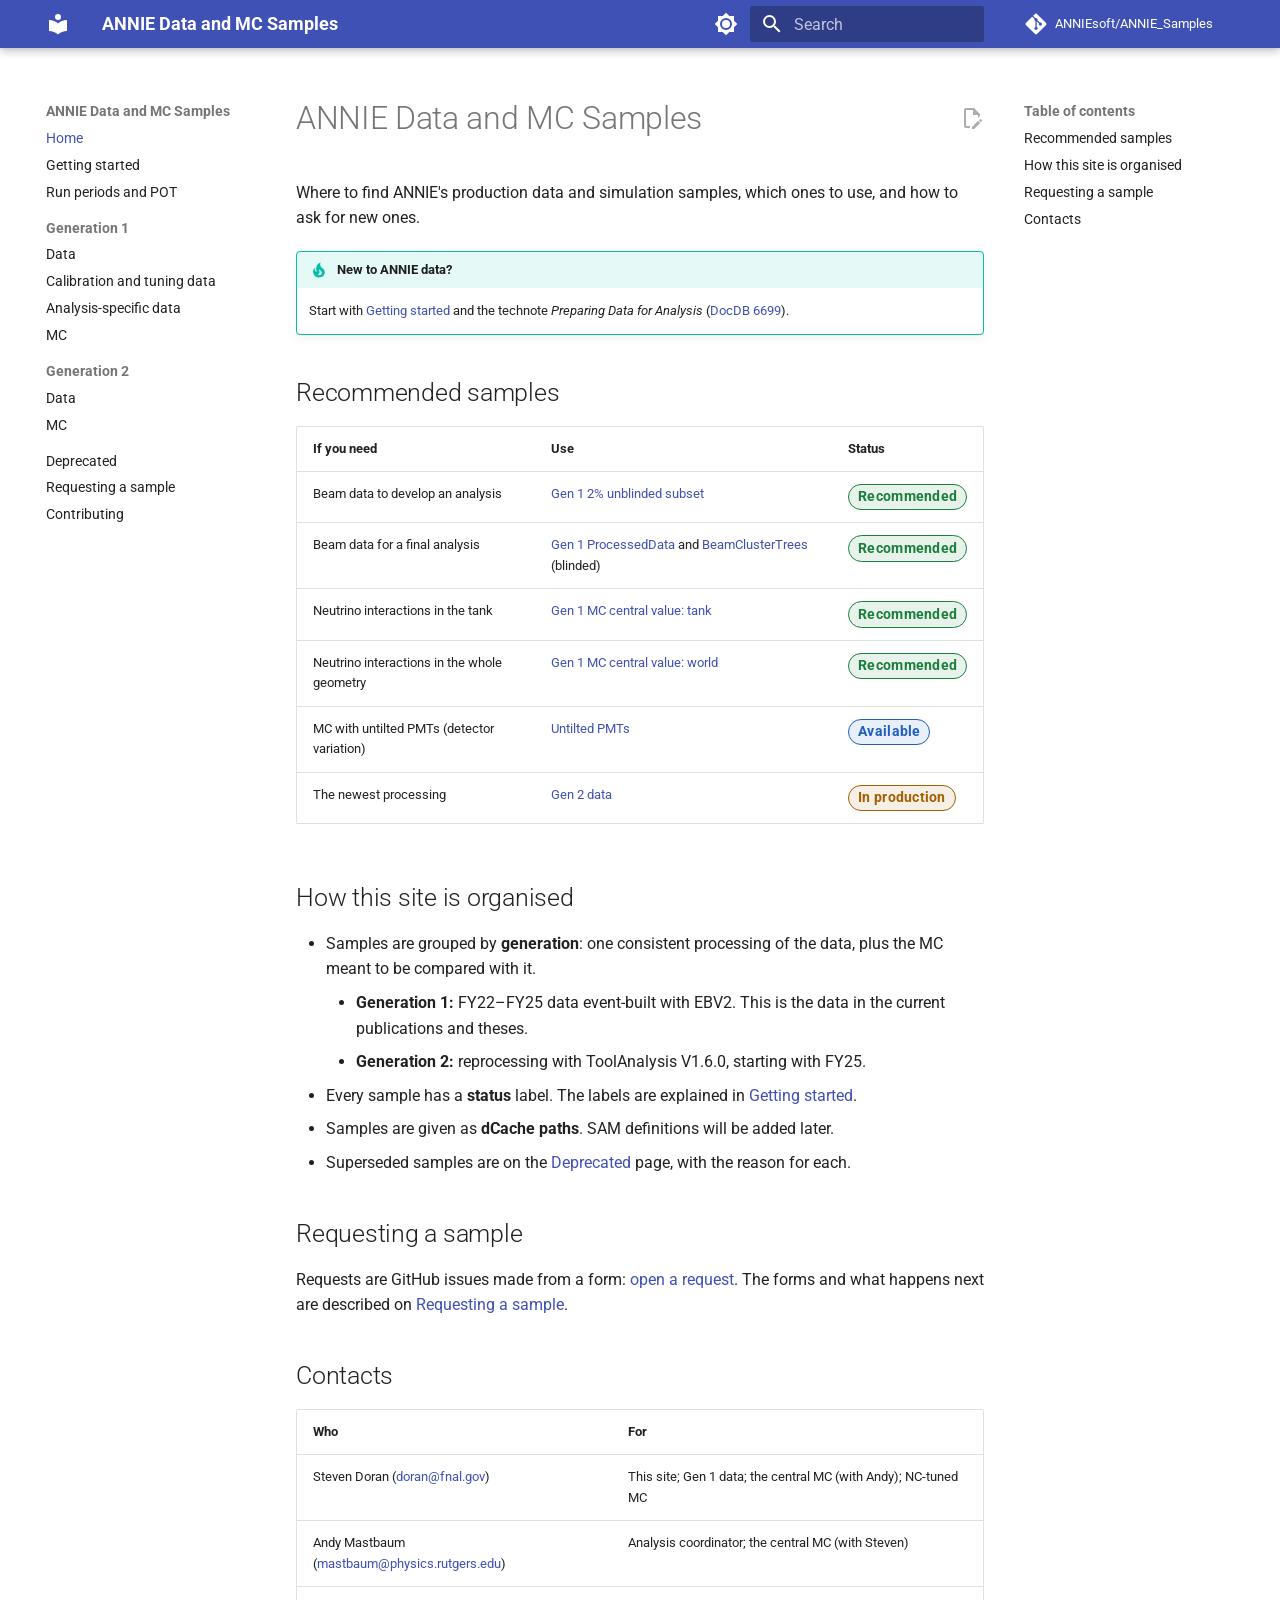
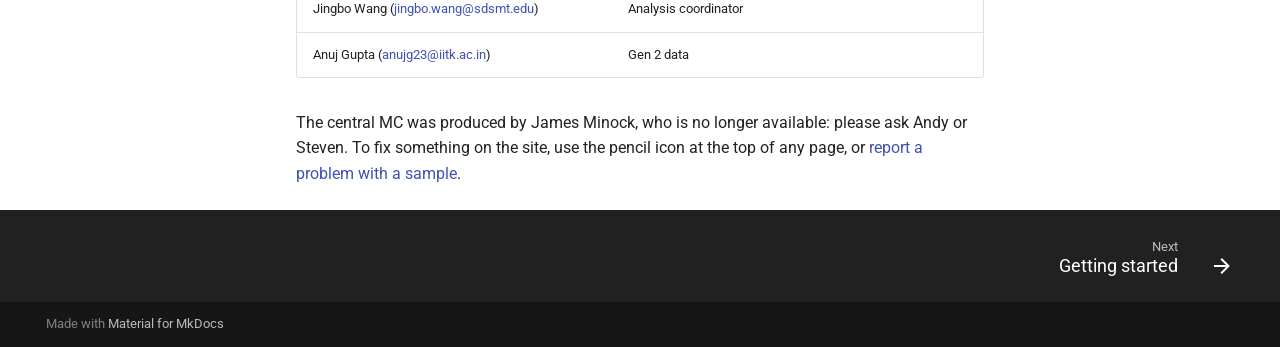
<file: index.html>
<!doctype html>
<html lang="en" class="no-js">
  <head>
    
      <meta charset="utf-8">
      <meta name="viewport" content="width=device-width,initial-scale=1">
      
        <meta name="description" content="ANNIE production data and simulation samples, where to find them, and how to request new ones.">
      
      
        <meta name="author" content="Steven Doran">
      
      
        <link rel="canonical" href="https://anniesoft.github.io/ANNIE_Samples/">
      
      
      
        <link rel="next" href="getting-started/">
      
      
        
      
      
      <link rel="icon" href="assets/images/favicon.png">
      <meta name="generator" content="mkdocs-1.6.1, mkdocs-material-9.8.1">
    
    
      
        <title>ANNIE Data and MC Samples</title>
      
    
    
      <link rel="stylesheet" href="assets/stylesheets/main.57a0d79d.min.css">
      
        
        <link rel="stylesheet" href="assets/stylesheets/palette.fb2fffe2.min.css">
      
      


    
    
      
    
    
      
        
        
        <link rel="preconnect" href="https://fonts.gstatic.com" crossorigin>
        <link rel="stylesheet" href="https://fonts.googleapis.com/css?family=Roboto:300,300i,400,400i,700,700i%7CRoboto+Mono:400,400i,700,700i&display=fallback">
        <style>:root{--md-text-font:"Roboto";--md-code-font:"Roboto Mono"}</style>
      
    
    
      <link rel="stylesheet" href="stylesheets/extra.css">
    
    <script>__md_scope=new URL(".",location),__md_hash=e=>[...e].reduce(((e,_)=>(e<<5)-e+_.charCodeAt(0)),0),__md_get=(e,_=localStorage,t=__md_scope)=>JSON.parse(_.getItem(t.pathname+"."+e)),__md_set=(e,_,t=localStorage,a=__md_scope)=>{try{t.setItem(a.pathname+"."+e,JSON.stringify(_))}catch(e){}}</script>
    
      

    
    
  </head>
  
  
    
    
      
    
    
    
    
    <body dir="ltr" data-md-color-scheme="default" data-md-color-primary="indigo" data-md-color-accent="amber">
  
    
    <input class="md-toggle" data-md-toggle="drawer" type="checkbox" id="__drawer" autocomplete="off">
    <input class="md-toggle" data-md-toggle="search" type="checkbox" id="__search" autocomplete="off">
    <label class="md-overlay" for="__drawer"></label>
    <div data-md-component="skip">
      
        
        <a href="#annie-data-and-mc-samples" class="md-skip">
          Skip to content
        </a>
      
    </div>
    <div data-md-component="announce">
      
    </div>
    
    
      

  

<header class="md-header md-header--shadow" data-md-component="header">
  <nav class="md-header__inner md-grid" aria-label="Header">
    <a href="." title="ANNIE Data and MC Samples" class="md-header__button md-logo" aria-label="ANNIE Data and MC Samples" data-md-component="logo">
      
  
  <svg xmlns="http://www.w3.org/2000/svg" viewBox="0 0 24 24"><path d="M12 8a3 3 0 0 0 3-3 3 3 0 0 0-3-3 3 3 0 0 0-3 3 3 3 0 0 0 3 3m0 3.54C9.64 9.35 6.5 8 3 8v11c3.5 0 6.64 1.35 9 3.54 2.36-2.19 5.5-3.54 9-3.54V8c-3.5 0-6.64 1.35-9 3.54"/></svg>

    </a>
    <label class="md-header__button md-icon" for="__drawer">
      
      <svg xmlns="http://www.w3.org/2000/svg" viewBox="0 0 24 24"><path d="M3 6h18v2H3zm0 5h18v2H3zm0 5h18v2H3z"/></svg>
    </label>
    <div class="md-header__title" data-md-component="header-title">
      <div class="md-header__ellipsis">
        <div class="md-header__topic">
          <span class="md-ellipsis">
            ANNIE Data and MC Samples
          </span>
        </div>
        <div class="md-header__topic" data-md-component="header-topic">
          <span class="md-ellipsis">
            
              Home
            
          </span>
        </div>
      </div>
    </div>
    
      
        <form class="md-header__option" data-md-component="palette">
  
    
    
    
    <input class="md-option" data-md-color-media="(prefers-color-scheme: light)" data-md-color-scheme="default" data-md-color-primary="indigo" data-md-color-accent="amber"  aria-label="Switch to dark mode"  type="radio" name="__palette" id="__palette_0">
    
      <label class="md-header__button md-icon" title="Switch to dark mode" for="__palette_1" hidden>
        <svg xmlns="http://www.w3.org/2000/svg" viewBox="0 0 24 24"><path d="M12 8a4 4 0 0 0-4 4 4 4 0 0 0 4 4 4 4 0 0 0 4-4 4 4 0 0 0-4-4m0 10a6 6 0 0 1-6-6 6 6 0 0 1 6-6 6 6 0 0 1 6 6 6 6 0 0 1-6 6m8-9.31V4h-4.69L12 .69 8.69 4H4v4.69L.69 12 4 15.31V20h4.69L12 23.31 15.31 20H20v-4.69L23.31 12z"/></svg>
      </label>
    
  
    
    
    
    <input class="md-option" data-md-color-media="(prefers-color-scheme: dark)" data-md-color-scheme="slate" data-md-color-primary="indigo" data-md-color-accent="amber"  aria-label="Switch to light mode"  type="radio" name="__palette" id="__palette_1">
    
      <label class="md-header__button md-icon" title="Switch to light mode" for="__palette_0" hidden>
        <svg xmlns="http://www.w3.org/2000/svg" viewBox="0 0 24 24"><path d="M12 18c-.89 0-1.74-.2-2.5-.55C11.56 16.5 13 14.42 13 12s-1.44-4.5-3.5-5.45C10.26 6.2 11.11 6 12 6a6 6 0 0 1 6 6 6 6 0 0 1-6 6m8-9.31V4h-4.69L12 .69 8.69 4H4v4.69L.69 12 4 15.31V20h4.69L12 23.31 15.31 20H20v-4.69L23.31 12z"/></svg>
      </label>
    
  
</form>
      
    
    
      <script>var palette=__md_get("__palette");if(palette&&palette.color){if("(prefers-color-scheme)"===palette.color.media){var media=matchMedia("(prefers-color-scheme: light)"),input=document.querySelector(media.matches?"[data-md-color-media='(prefers-color-scheme: light)']":"[data-md-color-media='(prefers-color-scheme: dark)']");palette.color.media=input.getAttribute("data-md-color-media"),palette.color.scheme=input.getAttribute("data-md-color-scheme"),palette.color.primary=input.getAttribute("data-md-color-primary"),palette.color.accent=input.getAttribute("data-md-color-accent")}for(var[key,value]of Object.entries(palette.color))document.body.setAttribute("data-md-color-"+key,value)}</script>
    
    
    
      
      
        <label class="md-header__button md-icon" for="__search">
          
          <svg xmlns="http://www.w3.org/2000/svg" viewBox="0 0 24 24"><path d="M9.5 3A6.5 6.5 0 0 1 16 9.5c0 1.61-.59 3.09-1.56 4.23l.27.27h.79l5 5-1.5 1.5-5-5v-.79l-.27-.27A6.52 6.52 0 0 1 9.5 16 6.5 6.5 0 0 1 3 9.5 6.5 6.5 0 0 1 9.5 3m0 2C7 5 5 7 5 9.5S7 14 9.5 14 14 12 14 9.5 12 5 9.5 5"/></svg>
        </label>
        <div class="md-search" data-md-component="search" role="dialog">
  <label class="md-search__overlay" for="__search"></label>
  <div class="md-search__inner" role="search">
    <form class="md-search__form" name="search">
      <input type="text" class="md-search__input" name="query" aria-label="Search" placeholder="Search" autocapitalize="off" autocorrect="off" autocomplete="off" spellcheck="false" data-md-component="search-query" required>
      <label class="md-search__icon md-icon" for="__search">
        
        <svg xmlns="http://www.w3.org/2000/svg" viewBox="0 0 24 24"><path d="M9.5 3A6.5 6.5 0 0 1 16 9.5c0 1.61-.59 3.09-1.56 4.23l.27.27h.79l5 5-1.5 1.5-5-5v-.79l-.27-.27A6.52 6.52 0 0 1 9.5 16 6.5 6.5 0 0 1 3 9.5 6.5 6.5 0 0 1 9.5 3m0 2C7 5 5 7 5 9.5S7 14 9.5 14 14 12 14 9.5 12 5 9.5 5"/></svg>
        
        <svg xmlns="http://www.w3.org/2000/svg" viewBox="0 0 24 24"><path d="M20 11v2H8l5.5 5.5-1.42 1.42L4.16 12l7.92-7.92L13.5 5.5 8 11z"/></svg>
      </label>
      <nav class="md-search__options" aria-label="Search">
        
        <button type="reset" class="md-search__icon md-icon" title="Clear" aria-label="Clear" tabindex="-1">
          
          <svg xmlns="http://www.w3.org/2000/svg" viewBox="0 0 24 24"><path d="M19 6.41 17.59 5 12 10.59 6.41 5 5 6.41 10.59 12 5 17.59 6.41 19 12 13.41 17.59 19 19 17.59 13.41 12z"/></svg>
        </button>
      </nav>
      
    </form>
    <div class="md-search__output">
      <div class="md-search__scrollwrap" tabindex="0" data-md-scrollfix>
        <div class="md-search-result" data-md-component="search-result">
          <div class="md-search-result__meta">
            Initializing search
          </div>
          <ol class="md-search-result__list" role="presentation"></ol>
        </div>
      </div>
    </div>
  </div>
</div>
      
    
    
      <div class="md-header__source">
        <a href="https://github.com/ANNIEsoft/ANNIE_Samples" title="Go to repository" class="md-source" data-md-component="source">
  <div class="md-source__icon md-icon">
    
    <svg xmlns="http://www.w3.org/2000/svg" viewBox="0 0 448 512"><!--! Font Awesome Free 7.1.0 by @fontawesome - https://fontawesome.com License - https://fontawesome.com/license/free (Icons: CC BY 4.0, Fonts: SIL OFL 1.1, Code: MIT License) Copyright 2025 Fonticons, Inc.--><path d="M439.6 236.1 244 40.5c-5.4-5.5-12.8-8.5-20.4-8.5s-15 3-20.4 8.4L162.5 81l51.5 51.5c27.1-9.1 52.7 16.8 43.4 43.7l49.7 49.7c34.2-11.8 61.2 31 35.5 56.7-26.5 26.5-70.2-2.9-56-37.3L240.3 199v121.9c25.3 12.5 22.3 41.8 9.1 55-6.4 6.4-15.2 10.1-24.3 10.1s-17.8-3.6-24.3-10.1c-17.6-17.6-11.1-46.9 11.2-56v-123c-20.8-8.5-24.6-30.7-18.6-45L142.6 101 8.5 235.1C3 240.6 0 247.9 0 255.5s3 15 8.5 20.4l195.6 195.7c5.4 5.4 12.7 8.4 20.4 8.4s15-3 20.4-8.4l194.7-194.7c5.4-5.4 8.4-12.8 8.4-20.4s-3-15-8.4-20.4"/></svg>
  </div>
  <div class="md-source__repository">
    ANNIEsoft/ANNIE_Samples
  </div>
</a>
      </div>
    
  </nav>
  
</header>
    
    <div class="md-container" data-md-component="container">
      
      
        
          
        
      
      <main class="md-main" data-md-component="main">
        <div class="md-main__inner md-grid">
          
            
              
              <div class="md-sidebar md-sidebar--primary" data-md-component="sidebar" data-md-type="navigation" >
                <div class="md-sidebar__scrollwrap">
                  <div class="md-sidebar__inner">
                    



<nav class="md-nav md-nav--primary" aria-label="Navigation" data-md-level="0">
  <label class="md-nav__title" for="__drawer">
    <a href="." title="ANNIE Data and MC Samples" class="md-nav__button md-logo" aria-label="ANNIE Data and MC Samples" data-md-component="logo">
      
  
  <svg xmlns="http://www.w3.org/2000/svg" viewBox="0 0 24 24"><path d="M12 8a3 3 0 0 0 3-3 3 3 0 0 0-3-3 3 3 0 0 0-3 3 3 3 0 0 0 3 3m0 3.54C9.64 9.35 6.5 8 3 8v11c3.5 0 6.64 1.35 9 3.54 2.36-2.19 5.5-3.54 9-3.54V8c-3.5 0-6.64 1.35-9 3.54"/></svg>

    </a>
    ANNIE Data and MC Samples
  </label>
  
    <div class="md-nav__source">
      <a href="https://github.com/ANNIEsoft/ANNIE_Samples" title="Go to repository" class="md-source" data-md-component="source">
  <div class="md-source__icon md-icon">
    
    <svg xmlns="http://www.w3.org/2000/svg" viewBox="0 0 448 512"><!--! Font Awesome Free 7.1.0 by @fontawesome - https://fontawesome.com License - https://fontawesome.com/license/free (Icons: CC BY 4.0, Fonts: SIL OFL 1.1, Code: MIT License) Copyright 2025 Fonticons, Inc.--><path d="M439.6 236.1 244 40.5c-5.4-5.5-12.8-8.5-20.4-8.5s-15 3-20.4 8.4L162.5 81l51.5 51.5c27.1-9.1 52.7 16.8 43.4 43.7l49.7 49.7c34.2-11.8 61.2 31 35.5 56.7-26.5 26.5-70.2-2.9-56-37.3L240.3 199v121.9c25.3 12.5 22.3 41.8 9.1 55-6.4 6.4-15.2 10.1-24.3 10.1s-17.8-3.6-24.3-10.1c-17.6-17.6-11.1-46.9 11.2-56v-123c-20.8-8.5-24.6-30.7-18.6-45L142.6 101 8.5 235.1C3 240.6 0 247.9 0 255.5s3 15 8.5 20.4l195.6 195.7c5.4 5.4 12.7 8.4 20.4 8.4s15-3 20.4-8.4l194.7-194.7c5.4-5.4 8.4-12.8 8.4-20.4s-3-15-8.4-20.4"/></svg>
  </div>
  <div class="md-source__repository">
    ANNIEsoft/ANNIE_Samples
  </div>
</a>
    </div>
  
  <ul class="md-nav__list" data-md-scrollfix>
    
      
      
  
  
    
  
  
  
    <li class="md-nav__item md-nav__item--active">
      
      <input class="md-nav__toggle md-toggle" type="checkbox" id="__toc">
      
      
        
      
      
        <label class="md-nav__link md-nav__link--active" for="__toc">
          
  
  
  <span class="md-ellipsis">
    
  
    Home
  

    
  </span>
  
  

          <span class="md-nav__icon md-icon"></span>
        </label>
      
      <a href="." class="md-nav__link md-nav__link--active">
        
  
  
  <span class="md-ellipsis">
    
  
    Home
  

    
  </span>
  
  

      </a>
      
        

<nav class="md-nav md-nav--secondary" aria-label="Table of contents">
  
  
  
    
  
  
    <label class="md-nav__title" for="__toc">
      <span class="md-nav__icon md-icon"></span>
      Table of contents
    </label>
    <ul class="md-nav__list" data-md-component="toc" data-md-scrollfix>
      
        <li class="md-nav__item">
  <a href="#recommended-samples" class="md-nav__link">
    <span class="md-ellipsis">
      
        Recommended samples
      
    </span>
  </a>
  
</li>
      
        <li class="md-nav__item">
  <a href="#how-this-site-is-organised" class="md-nav__link">
    <span class="md-ellipsis">
      
        How this site is organised
      
    </span>
  </a>
  
</li>
      
        <li class="md-nav__item">
  <a href="#requesting-a-sample" class="md-nav__link">
    <span class="md-ellipsis">
      
        Requesting a sample
      
    </span>
  </a>
  
</li>
      
        <li class="md-nav__item">
  <a href="#contacts" class="md-nav__link">
    <span class="md-ellipsis">
      
        Contacts
      
    </span>
  </a>
  
</li>
      
    </ul>
  
</nav>
      
    </li>
  

    
      
      
  
  
  
  
    <li class="md-nav__item">
      <a href="getting-started/" class="md-nav__link">
        
  
  
  <span class="md-ellipsis">
    
  
    Getting started
  

    
  </span>
  
  

      </a>
    </li>
  

    
      
      
  
  
  
  
    <li class="md-nav__item">
      <a href="run-periods/" class="md-nav__link">
        
  
  
  <span class="md-ellipsis">
    
  
    Run periods and POT
  

    
  </span>
  
  

      </a>
    </li>
  

    
      
      
  
  
  
  
    
    
    
    
      
        
        
      
    
    
    <li class="md-nav__item md-nav__item--section md-nav__item--nested">
      
        
        
        <input class="md-nav__toggle md-toggle " type="checkbox" id="__nav_4" >
        
          
          <label class="md-nav__link" for="__nav_4" id="__nav_4_label" tabindex="">
            
  
  
  <span class="md-ellipsis">
    
  
    Generation 1
  

    
  </span>
  
  

            <span class="md-nav__icon md-icon"></span>
          </label>
        
        <nav class="md-nav" data-md-level="1" aria-labelledby="__nav_4_label" aria-expanded="false">
          <label class="md-nav__title" for="__nav_4">
            <span class="md-nav__icon md-icon"></span>
            
  
    Generation 1
  

          </label>
          <ul class="md-nav__list" data-md-scrollfix>
            
              
                
  
  
  
  
    <li class="md-nav__item">
      <a href="gen1/data/" class="md-nav__link">
        
  
  
  <span class="md-ellipsis">
    
  
    Data
  

    
  </span>
  
  

      </a>
    </li>
  

              
            
              
                
  
  
  
  
    <li class="md-nav__item">
      <a href="gen1/calibration/" class="md-nav__link">
        
  
  
  <span class="md-ellipsis">
    
  
    Calibration and tuning data
  

    
  </span>
  
  

      </a>
    </li>
  

              
            
              
                
  
  
  
  
    <li class="md-nav__item">
      <a href="gen1/analysis-specific/" class="md-nav__link">
        
  
  
  <span class="md-ellipsis">
    
  
    Analysis-specific data
  

    
  </span>
  
  

      </a>
    </li>
  

              
            
              
                
  
  
  
  
    <li class="md-nav__item">
      <a href="gen1/mc/" class="md-nav__link">
        
  
  
  <span class="md-ellipsis">
    
  
    MC
  

    
  </span>
  
  

      </a>
    </li>
  

              
            
          </ul>
        </nav>
      
    </li>
  

    
      
      
  
  
  
  
    
    
    
    
      
        
        
      
    
    
    <li class="md-nav__item md-nav__item--section md-nav__item--nested">
      
        
        
        <input class="md-nav__toggle md-toggle " type="checkbox" id="__nav_5" >
        
          
          <label class="md-nav__link" for="__nav_5" id="__nav_5_label" tabindex="">
            
  
  
  <span class="md-ellipsis">
    
  
    Generation 2
  

    
  </span>
  
  

            <span class="md-nav__icon md-icon"></span>
          </label>
        
        <nav class="md-nav" data-md-level="1" aria-labelledby="__nav_5_label" aria-expanded="false">
          <label class="md-nav__title" for="__nav_5">
            <span class="md-nav__icon md-icon"></span>
            
  
    Generation 2
  

          </label>
          <ul class="md-nav__list" data-md-scrollfix>
            
              
                
  
  
  
  
    <li class="md-nav__item">
      <a href="gen2/data/" class="md-nav__link">
        
  
  
  <span class="md-ellipsis">
    
  
    Data
  

    
  </span>
  
  

      </a>
    </li>
  

              
            
              
                
  
  
  
  
    <li class="md-nav__item">
      <a href="gen2/mc/" class="md-nav__link">
        
  
  
  <span class="md-ellipsis">
    
  
    MC
  

    
  </span>
  
  

      </a>
    </li>
  

              
            
          </ul>
        </nav>
      
    </li>
  

    
      
      
  
  
  
  
    <li class="md-nav__item">
      <a href="deprecated/" class="md-nav__link">
        
  
  
  <span class="md-ellipsis">
    
  
    Deprecated
  

    
  </span>
  
  

      </a>
    </li>
  

    
      
      
  
  
  
  
    <li class="md-nav__item">
      <a href="requests/" class="md-nav__link">
        
  
  
  <span class="md-ellipsis">
    
  
    Requesting a sample
  

    
  </span>
  
  

      </a>
    </li>
  

    
      
      
  
  
  
  
    <li class="md-nav__item">
      <a href="contributing/" class="md-nav__link">
        
  
  
  <span class="md-ellipsis">
    
  
    Contributing
  

    
  </span>
  
  

      </a>
    </li>
  

    
  </ul>
</nav>
                  </div>
                </div>
              </div>
            
            
              
              <div class="md-sidebar md-sidebar--secondary" data-md-component="sidebar" data-md-type="toc" >
                <div class="md-sidebar__scrollwrap">
                  <div class="md-sidebar__inner">
                    

<nav class="md-nav md-nav--secondary" aria-label="Table of contents">
  
  
  
    
  
  
    <label class="md-nav__title" for="__toc">
      <span class="md-nav__icon md-icon"></span>
      Table of contents
    </label>
    <ul class="md-nav__list" data-md-component="toc" data-md-scrollfix>
      
        <li class="md-nav__item">
  <a href="#recommended-samples" class="md-nav__link">
    <span class="md-ellipsis">
      
        Recommended samples
      
    </span>
  </a>
  
</li>
      
        <li class="md-nav__item">
  <a href="#how-this-site-is-organised" class="md-nav__link">
    <span class="md-ellipsis">
      
        How this site is organised
      
    </span>
  </a>
  
</li>
      
        <li class="md-nav__item">
  <a href="#requesting-a-sample" class="md-nav__link">
    <span class="md-ellipsis">
      
        Requesting a sample
      
    </span>
  </a>
  
</li>
      
        <li class="md-nav__item">
  <a href="#contacts" class="md-nav__link">
    <span class="md-ellipsis">
      
        Contacts
      
    </span>
  </a>
  
</li>
      
    </ul>
  
</nav>
                  </div>
                </div>
              </div>
            
          
          
            <div class="md-content" data-md-component="content">
              
              <article class="md-content__inner md-typeset">
                
                  


  
    <a href="https://github.com/ANNIEsoft/ANNIE_Samples/edit/main/docs/index.md" title="Edit this page" class="md-content__button md-icon" rel="edit">
      
      <svg xmlns="http://www.w3.org/2000/svg" viewBox="0 0 24 24"><path d="M10 20H6V4h7v5h5v3.1l2-2V8l-6-6H6c-1.1 0-2 .9-2 2v16c0 1.1.9 2 2 2h4zm10.2-7c.1 0 .3.1.4.2l1.3 1.3c.2.2.2.6 0 .8l-1 1-2.1-2.1 1-1c.1-.1.2-.2.4-.2m0 3.9L14.1 23H12v-2.1l6.1-6.1z"/></svg>
    </a>
  
  


<h1 id="annie-data-and-mc-samples">ANNIE Data and MC Samples<a class="headerlink" href="#annie-data-and-mc-samples" title="Permanent link">&para;</a></h1>
<p>Where to find ANNIE's production data and simulation samples, which ones to use, and how to ask for
new ones.</p>
<div class="admonition tip">
<p class="admonition-title">New to ANNIE data?</p>
<p>Start with <a href="getting-started/">Getting started</a> and the technote <em>Preparing Data for Analysis</em>
(<a href="https://annie-docdb.fnal.gov/cgi-bin/sso/ShowDocument?docid=6699">DocDB 6699</a>).</p>
</div>
<h2 id="recommended-samples">Recommended samples<a class="headerlink" href="#recommended-samples" title="Permanent link">&para;</a></h2>
<table>
<thead>
<tr>
<th>If you need</th>
<th>Use</th>
<th>Status</th>
</tr>
</thead>
<tbody>
<tr>
<td>Beam data to develop an analysis</td>
<td><a href="gen1/data/#two-percent">Gen 1 2% unblinded subset</a></td>
<td><span class="badge recommended">Recommended</span></td>
</tr>
<tr>
<td>Beam data for a final analysis</td>
<td><a href="gen1/data/#processeddata">Gen 1 ProcessedData</a> and <a href="gen1/data/#beamclustertrees">BeamClusterTrees</a> (blinded)</td>
<td><span class="badge recommended">Recommended</span></td>
</tr>
<tr>
<td>Neutrino interactions in the tank</td>
<td><a href="gen1/mc/#cv-tank">Gen 1 MC central value: tank</a></td>
<td><span class="badge recommended">Recommended</span></td>
</tr>
<tr>
<td>Neutrino interactions in the whole geometry</td>
<td><a href="gen1/mc/#cv-world">Gen 1 MC central value: world</a></td>
<td><span class="badge recommended">Recommended</span></td>
</tr>
<tr>
<td>MC with untilted PMTs (detector variation)</td>
<td><a href="gen1/mc/#untilted">Untilted PMTs</a></td>
<td><span class="badge available">Available</span></td>
</tr>
<tr>
<td>The newest processing</td>
<td><a href="gen2/data/">Gen 2 data</a></td>
<td><span class="badge production">In production</span></td>
</tr>
</tbody>
</table>
<h2 id="how-this-site-is-organised">How this site is organised<a class="headerlink" href="#how-this-site-is-organised" title="Permanent link">&para;</a></h2>
<ul>
<li>Samples are grouped by <strong>generation</strong>: one consistent processing of the data, plus the MC meant to be
  compared with it.<ul>
<li><strong>Generation 1:</strong> FY22–FY25 data event-built with EBV2. This is the data in the current
  publications and theses.</li>
<li><strong>Generation 2:</strong> reprocessing with ToolAnalysis V1.6.0, starting with FY25.</li>
</ul>
</li>
<li>Every sample has a <strong>status</strong> label. The labels are explained in
  <a href="getting-started/#status-labels">Getting started</a>.</li>
<li>Samples are given as <strong>dCache paths</strong>. SAM definitions will be added later.</li>
<li>Superseded samples are on the <a href="deprecated/">Deprecated</a> page, with the reason for each.</li>
</ul>
<h2 id="requesting-a-sample">Requesting a sample<a class="headerlink" href="#requesting-a-sample" title="Permanent link">&para;</a></h2>
<p>Requests are GitHub issues made from a form:
<a href="https://github.com/ANNIEsoft/ANNIE_Samples/issues/new/choose">open a request</a>. The forms and what happens
next are described on <a href="requests/">Requesting a sample</a>.</p>
<h2 id="contacts">Contacts<a class="headerlink" href="#contacts" title="Permanent link">&para;</a></h2>
<table>
<thead>
<tr>
<th>Who</th>
<th>For</th>
</tr>
</thead>
<tbody>
<tr>
<td>Steven Doran (<a href="mailto:doran@fnal.gov">doran@fnal.gov</a>)</td>
<td>This site; Gen 1 data; the central MC (with Andy); NC-tuned MC</td>
</tr>
<tr>
<td>Andy Mastbaum (<a href="mailto:mastbaum@physics.rutgers.edu">mastbaum@physics.rutgers.edu</a>)</td>
<td>Analysis coordinator; the central MC (with Steven)</td>
</tr>
<tr>
<td>Jingbo Wang (<a href="mailto:jingbo.wang@sdsmt.edu">jingbo.wang@sdsmt.edu</a>)</td>
<td>Analysis coordinator</td>
</tr>
<tr>
<td>Anuj Gupta (<a href="mailto:anujg23@iitk.ac.in">anujg23@iitk.ac.in</a>)</td>
<td>Gen 2 data</td>
</tr>
</tbody>
</table>
<p>The central MC was produced by James Minock, who is no longer available: please ask Andy or Steven.
To fix something on the site, use the pencil icon at the top of any page, or
<a href="https://github.com/ANNIEsoft/ANNIE_Samples/issues/new/choose">report a problem with a sample</a>.</p>












                
              </article>
            </div>
          
          
<script>var target=document.getElementById(location.hash.slice(1));target&&target.name&&(target.checked=target.name.startsWith("__tabbed_"))</script>
        </div>
        
          <button type="button" class="md-top md-icon" data-md-component="top" hidden>
  
  <svg xmlns="http://www.w3.org/2000/svg" viewBox="0 0 24 24"><path d="M13 20h-2V8l-5.5 5.5-1.42-1.42L12 4.16l7.92 7.92-1.42 1.42L13 8z"/></svg>
  Back to top
</button>
        
      </main>
      
        <footer class="md-footer">
  
    
      
      <nav class="md-footer__inner md-grid" aria-label="Footer" >
        
        
          
          <a href="getting-started/" class="md-footer__link md-footer__link--next" aria-label="Next: Getting started">
            <div class="md-footer__title">
              <span class="md-footer__direction">
                Next
              </span>
              <div class="md-ellipsis">
                Getting started
              </div>
            </div>
            <div class="md-footer__button md-icon">
              
              <svg xmlns="http://www.w3.org/2000/svg" viewBox="0 0 24 24"><path d="M4 11v2h12l-5.5 5.5 1.42 1.42L19.84 12l-7.92-7.92L10.5 5.5 16 11z"/></svg>
            </div>
          </a>
        
      </nav>
    
  
  <div class="md-footer-meta md-typeset">
    <div class="md-footer-meta__inner md-grid">
      <div class="md-copyright">
  
  
    Made with
    <a href="https://squidfunk.github.io/mkdocs-material/" target="_blank" rel="noopener">
      Material for MkDocs
    </a>
  
</div>
      
    </div>
  </div>
</footer>
      
    </div>
    <div class="md-dialog" data-md-component="dialog">
      <div class="md-dialog__inner md-typeset"></div>
    </div>
    
    
    
      
      
      <script id="__config" type="application/json">{"annotate": null, "base": ".", "features": ["navigation.sections", "navigation.top", "navigation.footer", "content.action.edit", "content.code.copy", "search.highlight", "toc.follow"], "search": "assets/javascripts/workers/search.a7633da7.min.js", "tags": null, "translations": {"clipboard.copied": "Copied to clipboard", "clipboard.copy": "Copy to clipboard", "search.result.more.one": "1 more on this page", "search.result.more.other": "# more on this page", "search.result.none": "No matching documents", "search.result.one": "1 matching document", "search.result.other": "# matching documents", "search.result.placeholder": "Type to start searching", "search.result.term.missing": "Missing", "select.version": "Select version"}, "version": null}</script>
    
    
      <script src="assets/javascripts/bundle.a5f9d56c.min.js"></script>
      
    
  </body>
</html>
</file>
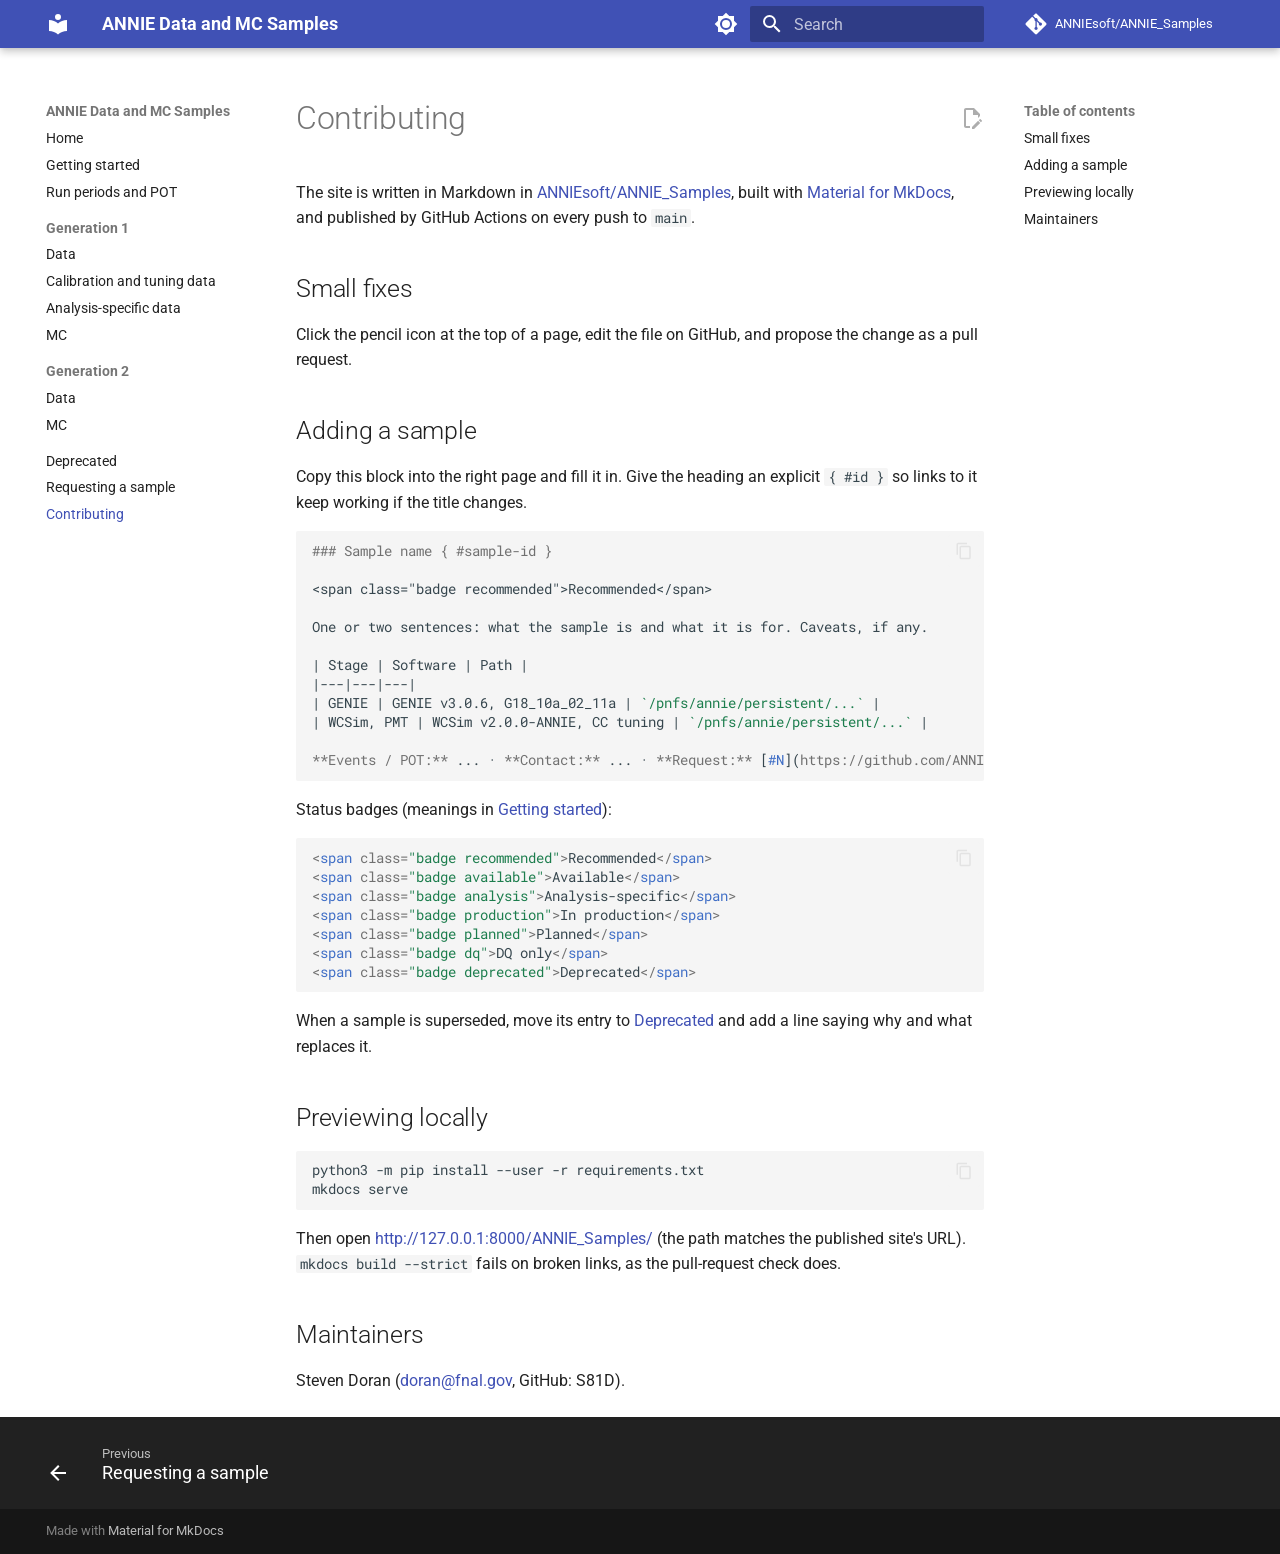
<file: contributing/index.html>
<!doctype html>
<html lang="en" class="no-js">
  <head>
    
      <meta charset="utf-8">
      <meta name="viewport" content="width=device-width,initial-scale=1">
      
        <meta name="description" content="ANNIE production data and simulation samples, where to find them, and how to request new ones.">
      
      
        <meta name="author" content="Steven Doran">
      
      
        <link rel="canonical" href="https://anniesoft.github.io/ANNIE_Samples/contributing/">
      
      
        <link rel="prev" href="../requests/">
      
      
      
        
      
      
      <link rel="icon" href="../assets/images/favicon.png">
      <meta name="generator" content="mkdocs-1.6.1, mkdocs-material-9.8.1">
    
    
      
        <title>Contributing - ANNIE Data and MC Samples</title>
      
    
    
      <link rel="stylesheet" href="../assets/stylesheets/main.57a0d79d.min.css">
      
        
        <link rel="stylesheet" href="../assets/stylesheets/palette.fb2fffe2.min.css">
      
      


    
    
      
    
    
      
        
        
        <link rel="preconnect" href="https://fonts.gstatic.com" crossorigin>
        <link rel="stylesheet" href="https://fonts.googleapis.com/css?family=Roboto:300,300i,400,400i,700,700i%7CRoboto+Mono:400,400i,700,700i&display=fallback">
        <style>:root{--md-text-font:"Roboto";--md-code-font:"Roboto Mono"}</style>
      
    
    
      <link rel="stylesheet" href="../stylesheets/extra.css">
    
    <script>__md_scope=new URL("..",location),__md_hash=e=>[...e].reduce(((e,_)=>(e<<5)-e+_.charCodeAt(0)),0),__md_get=(e,_=localStorage,t=__md_scope)=>JSON.parse(_.getItem(t.pathname+"."+e)),__md_set=(e,_,t=localStorage,a=__md_scope)=>{try{t.setItem(a.pathname+"."+e,JSON.stringify(_))}catch(e){}}</script>
    
      

    
    
  </head>
  
  
    
    
      
    
    
    
    
    <body dir="ltr" data-md-color-scheme="default" data-md-color-primary="indigo" data-md-color-accent="amber">
  
    
    <input class="md-toggle" data-md-toggle="drawer" type="checkbox" id="__drawer" autocomplete="off">
    <input class="md-toggle" data-md-toggle="search" type="checkbox" id="__search" autocomplete="off">
    <label class="md-overlay" for="__drawer"></label>
    <div data-md-component="skip">
      
        
        <a href="#contributing" class="md-skip">
          Skip to content
        </a>
      
    </div>
    <div data-md-component="announce">
      
    </div>
    
    
      

  

<header class="md-header md-header--shadow" data-md-component="header">
  <nav class="md-header__inner md-grid" aria-label="Header">
    <a href=".." title="ANNIE Data and MC Samples" class="md-header__button md-logo" aria-label="ANNIE Data and MC Samples" data-md-component="logo">
      
  
  <svg xmlns="http://www.w3.org/2000/svg" viewBox="0 0 24 24"><path d="M12 8a3 3 0 0 0 3-3 3 3 0 0 0-3-3 3 3 0 0 0-3 3 3 3 0 0 0 3 3m0 3.54C9.64 9.35 6.5 8 3 8v11c3.5 0 6.64 1.35 9 3.54 2.36-2.19 5.5-3.54 9-3.54V8c-3.5 0-6.64 1.35-9 3.54"/></svg>

    </a>
    <label class="md-header__button md-icon" for="__drawer">
      
      <svg xmlns="http://www.w3.org/2000/svg" viewBox="0 0 24 24"><path d="M3 6h18v2H3zm0 5h18v2H3zm0 5h18v2H3z"/></svg>
    </label>
    <div class="md-header__title" data-md-component="header-title">
      <div class="md-header__ellipsis">
        <div class="md-header__topic">
          <span class="md-ellipsis">
            ANNIE Data and MC Samples
          </span>
        </div>
        <div class="md-header__topic" data-md-component="header-topic">
          <span class="md-ellipsis">
            
              Contributing
            
          </span>
        </div>
      </div>
    </div>
    
      
        <form class="md-header__option" data-md-component="palette">
  
    
    
    
    <input class="md-option" data-md-color-media="(prefers-color-scheme: light)" data-md-color-scheme="default" data-md-color-primary="indigo" data-md-color-accent="amber"  aria-label="Switch to dark mode"  type="radio" name="__palette" id="__palette_0">
    
      <label class="md-header__button md-icon" title="Switch to dark mode" for="__palette_1" hidden>
        <svg xmlns="http://www.w3.org/2000/svg" viewBox="0 0 24 24"><path d="M12 8a4 4 0 0 0-4 4 4 4 0 0 0 4 4 4 4 0 0 0 4-4 4 4 0 0 0-4-4m0 10a6 6 0 0 1-6-6 6 6 0 0 1 6-6 6 6 0 0 1 6 6 6 6 0 0 1-6 6m8-9.31V4h-4.69L12 .69 8.69 4H4v4.69L.69 12 4 15.31V20h4.69L12 23.31 15.31 20H20v-4.69L23.31 12z"/></svg>
      </label>
    
  
    
    
    
    <input class="md-option" data-md-color-media="(prefers-color-scheme: dark)" data-md-color-scheme="slate" data-md-color-primary="indigo" data-md-color-accent="amber"  aria-label="Switch to light mode"  type="radio" name="__palette" id="__palette_1">
    
      <label class="md-header__button md-icon" title="Switch to light mode" for="__palette_0" hidden>
        <svg xmlns="http://www.w3.org/2000/svg" viewBox="0 0 24 24"><path d="M12 18c-.89 0-1.74-.2-2.5-.55C11.56 16.5 13 14.42 13 12s-1.44-4.5-3.5-5.45C10.26 6.2 11.11 6 12 6a6 6 0 0 1 6 6 6 6 0 0 1-6 6m8-9.31V4h-4.69L12 .69 8.69 4H4v4.69L.69 12 4 15.31V20h4.69L12 23.31 15.31 20H20v-4.69L23.31 12z"/></svg>
      </label>
    
  
</form>
      
    
    
      <script>var palette=__md_get("__palette");if(palette&&palette.color){if("(prefers-color-scheme)"===palette.color.media){var media=matchMedia("(prefers-color-scheme: light)"),input=document.querySelector(media.matches?"[data-md-color-media='(prefers-color-scheme: light)']":"[data-md-color-media='(prefers-color-scheme: dark)']");palette.color.media=input.getAttribute("data-md-color-media"),palette.color.scheme=input.getAttribute("data-md-color-scheme"),palette.color.primary=input.getAttribute("data-md-color-primary"),palette.color.accent=input.getAttribute("data-md-color-accent")}for(var[key,value]of Object.entries(palette.color))document.body.setAttribute("data-md-color-"+key,value)}</script>
    
    
    
      
      
        <label class="md-header__button md-icon" for="__search">
          
          <svg xmlns="http://www.w3.org/2000/svg" viewBox="0 0 24 24"><path d="M9.5 3A6.5 6.5 0 0 1 16 9.5c0 1.61-.59 3.09-1.56 4.23l.27.27h.79l5 5-1.5 1.5-5-5v-.79l-.27-.27A6.52 6.52 0 0 1 9.5 16 6.5 6.5 0 0 1 3 9.5 6.5 6.5 0 0 1 9.5 3m0 2C7 5 5 7 5 9.5S7 14 9.5 14 14 12 14 9.5 12 5 9.5 5"/></svg>
        </label>
        <div class="md-search" data-md-component="search" role="dialog">
  <label class="md-search__overlay" for="__search"></label>
  <div class="md-search__inner" role="search">
    <form class="md-search__form" name="search">
      <input type="text" class="md-search__input" name="query" aria-label="Search" placeholder="Search" autocapitalize="off" autocorrect="off" autocomplete="off" spellcheck="false" data-md-component="search-query" required>
      <label class="md-search__icon md-icon" for="__search">
        
        <svg xmlns="http://www.w3.org/2000/svg" viewBox="0 0 24 24"><path d="M9.5 3A6.5 6.5 0 0 1 16 9.5c0 1.61-.59 3.09-1.56 4.23l.27.27h.79l5 5-1.5 1.5-5-5v-.79l-.27-.27A6.52 6.52 0 0 1 9.5 16 6.5 6.5 0 0 1 3 9.5 6.5 6.5 0 0 1 9.5 3m0 2C7 5 5 7 5 9.5S7 14 9.5 14 14 12 14 9.5 12 5 9.5 5"/></svg>
        
        <svg xmlns="http://www.w3.org/2000/svg" viewBox="0 0 24 24"><path d="M20 11v2H8l5.5 5.5-1.42 1.42L4.16 12l7.92-7.92L13.5 5.5 8 11z"/></svg>
      </label>
      <nav class="md-search__options" aria-label="Search">
        
        <button type="reset" class="md-search__icon md-icon" title="Clear" aria-label="Clear" tabindex="-1">
          
          <svg xmlns="http://www.w3.org/2000/svg" viewBox="0 0 24 24"><path d="M19 6.41 17.59 5 12 10.59 6.41 5 5 6.41 10.59 12 5 17.59 6.41 19 12 13.41 17.59 19 19 17.59 13.41 12z"/></svg>
        </button>
      </nav>
      
    </form>
    <div class="md-search__output">
      <div class="md-search__scrollwrap" tabindex="0" data-md-scrollfix>
        <div class="md-search-result" data-md-component="search-result">
          <div class="md-search-result__meta">
            Initializing search
          </div>
          <ol class="md-search-result__list" role="presentation"></ol>
        </div>
      </div>
    </div>
  </div>
</div>
      
    
    
      <div class="md-header__source">
        <a href="https://github.com/ANNIEsoft/ANNIE_Samples" title="Go to repository" class="md-source" data-md-component="source">
  <div class="md-source__icon md-icon">
    
    <svg xmlns="http://www.w3.org/2000/svg" viewBox="0 0 448 512"><!--! Font Awesome Free 7.1.0 by @fontawesome - https://fontawesome.com License - https://fontawesome.com/license/free (Icons: CC BY 4.0, Fonts: SIL OFL 1.1, Code: MIT License) Copyright 2025 Fonticons, Inc.--><path d="M439.6 236.1 244 40.5c-5.4-5.5-12.8-8.5-20.4-8.5s-15 3-20.4 8.4L162.5 81l51.5 51.5c27.1-9.1 52.7 16.8 43.4 43.7l49.7 49.7c34.2-11.8 61.2 31 35.5 56.7-26.5 26.5-70.2-2.9-56-37.3L240.3 199v121.9c25.3 12.5 22.3 41.8 9.1 55-6.4 6.4-15.2 10.1-24.3 10.1s-17.8-3.6-24.3-10.1c-17.6-17.6-11.1-46.9 11.2-56v-123c-20.8-8.5-24.6-30.7-18.6-45L142.6 101 8.5 235.1C3 240.6 0 247.9 0 255.5s3 15 8.5 20.4l195.6 195.7c5.4 5.4 12.7 8.4 20.4 8.4s15-3 20.4-8.4l194.7-194.7c5.4-5.4 8.4-12.8 8.4-20.4s-3-15-8.4-20.4"/></svg>
  </div>
  <div class="md-source__repository">
    ANNIEsoft/ANNIE_Samples
  </div>
</a>
      </div>
    
  </nav>
  
</header>
    
    <div class="md-container" data-md-component="container">
      
      
        
          
        
      
      <main class="md-main" data-md-component="main">
        <div class="md-main__inner md-grid">
          
            
              
              <div class="md-sidebar md-sidebar--primary" data-md-component="sidebar" data-md-type="navigation" >
                <div class="md-sidebar__scrollwrap">
                  <div class="md-sidebar__inner">
                    



<nav class="md-nav md-nav--primary" aria-label="Navigation" data-md-level="0">
  <label class="md-nav__title" for="__drawer">
    <a href=".." title="ANNIE Data and MC Samples" class="md-nav__button md-logo" aria-label="ANNIE Data and MC Samples" data-md-component="logo">
      
  
  <svg xmlns="http://www.w3.org/2000/svg" viewBox="0 0 24 24"><path d="M12 8a3 3 0 0 0 3-3 3 3 0 0 0-3-3 3 3 0 0 0-3 3 3 3 0 0 0 3 3m0 3.54C9.64 9.35 6.5 8 3 8v11c3.5 0 6.64 1.35 9 3.54 2.36-2.19 5.5-3.54 9-3.54V8c-3.5 0-6.64 1.35-9 3.54"/></svg>

    </a>
    ANNIE Data and MC Samples
  </label>
  
    <div class="md-nav__source">
      <a href="https://github.com/ANNIEsoft/ANNIE_Samples" title="Go to repository" class="md-source" data-md-component="source">
  <div class="md-source__icon md-icon">
    
    <svg xmlns="http://www.w3.org/2000/svg" viewBox="0 0 448 512"><!--! Font Awesome Free 7.1.0 by @fontawesome - https://fontawesome.com License - https://fontawesome.com/license/free (Icons: CC BY 4.0, Fonts: SIL OFL 1.1, Code: MIT License) Copyright 2025 Fonticons, Inc.--><path d="M439.6 236.1 244 40.5c-5.4-5.5-12.8-8.5-20.4-8.5s-15 3-20.4 8.4L162.5 81l51.5 51.5c27.1-9.1 52.7 16.8 43.4 43.7l49.7 49.7c34.2-11.8 61.2 31 35.5 56.7-26.5 26.5-70.2-2.9-56-37.3L240.3 199v121.9c25.3 12.5 22.3 41.8 9.1 55-6.4 6.4-15.2 10.1-24.3 10.1s-17.8-3.6-24.3-10.1c-17.6-17.6-11.1-46.9 11.2-56v-123c-20.8-8.5-24.6-30.7-18.6-45L142.6 101 8.5 235.1C3 240.6 0 247.9 0 255.5s3 15 8.5 20.4l195.6 195.7c5.4 5.4 12.7 8.4 20.4 8.4s15-3 20.4-8.4l194.7-194.7c5.4-5.4 8.4-12.8 8.4-20.4s-3-15-8.4-20.4"/></svg>
  </div>
  <div class="md-source__repository">
    ANNIEsoft/ANNIE_Samples
  </div>
</a>
    </div>
  
  <ul class="md-nav__list" data-md-scrollfix>
    
      
      
  
  
  
  
    <li class="md-nav__item">
      <a href=".." class="md-nav__link">
        
  
  
  <span class="md-ellipsis">
    
  
    Home
  

    
  </span>
  
  

      </a>
    </li>
  

    
      
      
  
  
  
  
    <li class="md-nav__item">
      <a href="../getting-started/" class="md-nav__link">
        
  
  
  <span class="md-ellipsis">
    
  
    Getting started
  

    
  </span>
  
  

      </a>
    </li>
  

    
      
      
  
  
  
  
    <li class="md-nav__item">
      <a href="../run-periods/" class="md-nav__link">
        
  
  
  <span class="md-ellipsis">
    
  
    Run periods and POT
  

    
  </span>
  
  

      </a>
    </li>
  

    
      
      
  
  
  
  
    
    
    
    
      
        
        
      
    
    
    <li class="md-nav__item md-nav__item--section md-nav__item--nested">
      
        
        
        <input class="md-nav__toggle md-toggle " type="checkbox" id="__nav_4" >
        
          
          <label class="md-nav__link" for="__nav_4" id="__nav_4_label" tabindex="">
            
  
  
  <span class="md-ellipsis">
    
  
    Generation 1
  

    
  </span>
  
  

            <span class="md-nav__icon md-icon"></span>
          </label>
        
        <nav class="md-nav" data-md-level="1" aria-labelledby="__nav_4_label" aria-expanded="false">
          <label class="md-nav__title" for="__nav_4">
            <span class="md-nav__icon md-icon"></span>
            
  
    Generation 1
  

          </label>
          <ul class="md-nav__list" data-md-scrollfix>
            
              
                
  
  
  
  
    <li class="md-nav__item">
      <a href="../gen1/data/" class="md-nav__link">
        
  
  
  <span class="md-ellipsis">
    
  
    Data
  

    
  </span>
  
  

      </a>
    </li>
  

              
            
              
                
  
  
  
  
    <li class="md-nav__item">
      <a href="../gen1/calibration/" class="md-nav__link">
        
  
  
  <span class="md-ellipsis">
    
  
    Calibration and tuning data
  

    
  </span>
  
  

      </a>
    </li>
  

              
            
              
                
  
  
  
  
    <li class="md-nav__item">
      <a href="../gen1/analysis-specific/" class="md-nav__link">
        
  
  
  <span class="md-ellipsis">
    
  
    Analysis-specific data
  

    
  </span>
  
  

      </a>
    </li>
  

              
            
              
                
  
  
  
  
    <li class="md-nav__item">
      <a href="../gen1/mc/" class="md-nav__link">
        
  
  
  <span class="md-ellipsis">
    
  
    MC
  

    
  </span>
  
  

      </a>
    </li>
  

              
            
          </ul>
        </nav>
      
    </li>
  

    
      
      
  
  
  
  
    
    
    
    
      
        
        
      
    
    
    <li class="md-nav__item md-nav__item--section md-nav__item--nested">
      
        
        
        <input class="md-nav__toggle md-toggle " type="checkbox" id="__nav_5" >
        
          
          <label class="md-nav__link" for="__nav_5" id="__nav_5_label" tabindex="">
            
  
  
  <span class="md-ellipsis">
    
  
    Generation 2
  

    
  </span>
  
  

            <span class="md-nav__icon md-icon"></span>
          </label>
        
        <nav class="md-nav" data-md-level="1" aria-labelledby="__nav_5_label" aria-expanded="false">
          <label class="md-nav__title" for="__nav_5">
            <span class="md-nav__icon md-icon"></span>
            
  
    Generation 2
  

          </label>
          <ul class="md-nav__list" data-md-scrollfix>
            
              
                
  
  
  
  
    <li class="md-nav__item">
      <a href="../gen2/data/" class="md-nav__link">
        
  
  
  <span class="md-ellipsis">
    
  
    Data
  

    
  </span>
  
  

      </a>
    </li>
  

              
            
              
                
  
  
  
  
    <li class="md-nav__item">
      <a href="../gen2/mc/" class="md-nav__link">
        
  
  
  <span class="md-ellipsis">
    
  
    MC
  

    
  </span>
  
  

      </a>
    </li>
  

              
            
          </ul>
        </nav>
      
    </li>
  

    
      
      
  
  
  
  
    <li class="md-nav__item">
      <a href="../deprecated/" class="md-nav__link">
        
  
  
  <span class="md-ellipsis">
    
  
    Deprecated
  

    
  </span>
  
  

      </a>
    </li>
  

    
      
      
  
  
  
  
    <li class="md-nav__item">
      <a href="../requests/" class="md-nav__link">
        
  
  
  <span class="md-ellipsis">
    
  
    Requesting a sample
  

    
  </span>
  
  

      </a>
    </li>
  

    
      
      
  
  
    
  
  
  
    <li class="md-nav__item md-nav__item--active">
      
      <input class="md-nav__toggle md-toggle" type="checkbox" id="__toc">
      
      
        
      
      
        <label class="md-nav__link md-nav__link--active" for="__toc">
          
  
  
  <span class="md-ellipsis">
    
  
    Contributing
  

    
  </span>
  
  

          <span class="md-nav__icon md-icon"></span>
        </label>
      
      <a href="./" class="md-nav__link md-nav__link--active">
        
  
  
  <span class="md-ellipsis">
    
  
    Contributing
  

    
  </span>
  
  

      </a>
      
        

<nav class="md-nav md-nav--secondary" aria-label="Table of contents">
  
  
  
    
  
  
    <label class="md-nav__title" for="__toc">
      <span class="md-nav__icon md-icon"></span>
      Table of contents
    </label>
    <ul class="md-nav__list" data-md-component="toc" data-md-scrollfix>
      
        <li class="md-nav__item">
  <a href="#small-fixes" class="md-nav__link">
    <span class="md-ellipsis">
      
        Small fixes
      
    </span>
  </a>
  
</li>
      
        <li class="md-nav__item">
  <a href="#adding-a-sample" class="md-nav__link">
    <span class="md-ellipsis">
      
        Adding a sample
      
    </span>
  </a>
  
</li>
      
        <li class="md-nav__item">
  <a href="#previewing-locally" class="md-nav__link">
    <span class="md-ellipsis">
      
        Previewing locally
      
    </span>
  </a>
  
</li>
      
        <li class="md-nav__item">
  <a href="#maintainers" class="md-nav__link">
    <span class="md-ellipsis">
      
        Maintainers
      
    </span>
  </a>
  
</li>
      
    </ul>
  
</nav>
      
    </li>
  

    
  </ul>
</nav>
                  </div>
                </div>
              </div>
            
            
              
              <div class="md-sidebar md-sidebar--secondary" data-md-component="sidebar" data-md-type="toc" >
                <div class="md-sidebar__scrollwrap">
                  <div class="md-sidebar__inner">
                    

<nav class="md-nav md-nav--secondary" aria-label="Table of contents">
  
  
  
    
  
  
    <label class="md-nav__title" for="__toc">
      <span class="md-nav__icon md-icon"></span>
      Table of contents
    </label>
    <ul class="md-nav__list" data-md-component="toc" data-md-scrollfix>
      
        <li class="md-nav__item">
  <a href="#small-fixes" class="md-nav__link">
    <span class="md-ellipsis">
      
        Small fixes
      
    </span>
  </a>
  
</li>
      
        <li class="md-nav__item">
  <a href="#adding-a-sample" class="md-nav__link">
    <span class="md-ellipsis">
      
        Adding a sample
      
    </span>
  </a>
  
</li>
      
        <li class="md-nav__item">
  <a href="#previewing-locally" class="md-nav__link">
    <span class="md-ellipsis">
      
        Previewing locally
      
    </span>
  </a>
  
</li>
      
        <li class="md-nav__item">
  <a href="#maintainers" class="md-nav__link">
    <span class="md-ellipsis">
      
        Maintainers
      
    </span>
  </a>
  
</li>
      
    </ul>
  
</nav>
                  </div>
                </div>
              </div>
            
          
          
            <div class="md-content" data-md-component="content">
              
              <article class="md-content__inner md-typeset">
                
                  


  
    <a href="https://github.com/ANNIEsoft/ANNIE_Samples/edit/main/docs/contributing.md" title="Edit this page" class="md-content__button md-icon" rel="edit">
      
      <svg xmlns="http://www.w3.org/2000/svg" viewBox="0 0 24 24"><path d="M10 20H6V4h7v5h5v3.1l2-2V8l-6-6H6c-1.1 0-2 .9-2 2v16c0 1.1.9 2 2 2h4zm10.2-7c.1 0 .3.1.4.2l1.3 1.3c.2.2.2.6 0 .8l-1 1-2.1-2.1 1-1c.1-.1.2-.2.4-.2m0 3.9L14.1 23H12v-2.1l6.1-6.1z"/></svg>
    </a>
  
  


<h1 id="contributing">Contributing<a class="headerlink" href="#contributing" title="Permanent link">&para;</a></h1>
<p>The site is written in Markdown in <a href="https://github.com/ANNIEsoft/ANNIE_Samples">ANNIEsoft/ANNIE_Samples</a>, built
with <a href="https://squidfunk.github.io/mkdocs-material/">Material for MkDocs</a>, and published by GitHub Actions
on every push to <code>main</code>.</p>
<h2 id="small-fixes">Small fixes<a class="headerlink" href="#small-fixes" title="Permanent link">&para;</a></h2>
<p>Click the pencil icon at the top of a page, edit the file on GitHub, and propose the change as a pull
request.</p>
<h2 id="adding-a-sample">Adding a sample<a class="headerlink" href="#adding-a-sample" title="Permanent link">&para;</a></h2>
<p>Copy this block into the right page and fill it in. Give the heading an explicit <code>{ #id }</code> so links to it
keep working if the title changes.</p>
<div class="highlight"><pre><span></span><code><span class="gu">### Sample name { #sample-id }</span>

&lt;span class="badge recommended"&gt;Recommended&lt;/span&gt;

One or two sentences: what the sample is and what it is for. Caveats, if any.

| Stage | Software | Path |
|---|---|---|
| GENIE | GENIE v3.0.6, G18_10a_02_11a | <span class="sb">`/pnfs/annie/persistent/...`</span> |
| WCSim, PMT | WCSim v2.0.0-ANNIE, CC tuning | <span class="sb">`/pnfs/annie/persistent/...`</span> |

<span class="gs">**Events / POT:**</span> ... · <span class="gs">**Contact:**</span> ... · <span class="gs">**Request:**</span> [<span class="nt">#N</span>](<span class="na">https://github.com/ANNIEsoft/ANNIE_Samples/issues/N</span>)
</code></pre></div>
<p>Status badges (meanings in <a href="../getting-started/#status-labels">Getting started</a>):</p>
<div class="highlight"><pre><span></span><code><span class="p">&lt;</span><span class="nt">span</span> <span class="na">class</span><span class="o">=</span><span class="s">"badge recommended"</span><span class="p">&gt;</span>Recommended<span class="p">&lt;/</span><span class="nt">span</span><span class="p">&gt;</span>
<span class="p">&lt;</span><span class="nt">span</span> <span class="na">class</span><span class="o">=</span><span class="s">"badge available"</span><span class="p">&gt;</span>Available<span class="p">&lt;/</span><span class="nt">span</span><span class="p">&gt;</span>
<span class="p">&lt;</span><span class="nt">span</span> <span class="na">class</span><span class="o">=</span><span class="s">"badge analysis"</span><span class="p">&gt;</span>Analysis-specific<span class="p">&lt;/</span><span class="nt">span</span><span class="p">&gt;</span>
<span class="p">&lt;</span><span class="nt">span</span> <span class="na">class</span><span class="o">=</span><span class="s">"badge production"</span><span class="p">&gt;</span>In production<span class="p">&lt;/</span><span class="nt">span</span><span class="p">&gt;</span>
<span class="p">&lt;</span><span class="nt">span</span> <span class="na">class</span><span class="o">=</span><span class="s">"badge planned"</span><span class="p">&gt;</span>Planned<span class="p">&lt;/</span><span class="nt">span</span><span class="p">&gt;</span>
<span class="p">&lt;</span><span class="nt">span</span> <span class="na">class</span><span class="o">=</span><span class="s">"badge dq"</span><span class="p">&gt;</span>DQ only<span class="p">&lt;/</span><span class="nt">span</span><span class="p">&gt;</span>
<span class="p">&lt;</span><span class="nt">span</span> <span class="na">class</span><span class="o">=</span><span class="s">"badge deprecated"</span><span class="p">&gt;</span>Deprecated<span class="p">&lt;/</span><span class="nt">span</span><span class="p">&gt;</span>
</code></pre></div>
<p>When a sample is superseded, move its entry to <a href="../deprecated/">Deprecated</a> and add a line saying why
and what replaces it.</p>
<h2 id="previewing-locally">Previewing locally<a class="headerlink" href="#previewing-locally" title="Permanent link">&para;</a></h2>
<div class="highlight"><pre><span></span><code>python3<span class="w"> </span>-m<span class="w"> </span>pip<span class="w"> </span>install<span class="w"> </span>--user<span class="w"> </span>-r<span class="w"> </span>requirements.txt
mkdocs<span class="w"> </span>serve
</code></pre></div>
<p>Then open <a href="http://127.0.0.1:8000/ANNIE_Samples/">http://127.0.0.1:8000/ANNIE_Samples/</a> (the path matches the published site's URL).
<code>mkdocs build --strict</code> fails on broken links, as the pull-request check does.</p>
<h2 id="maintainers">Maintainers<a class="headerlink" href="#maintainers" title="Permanent link">&para;</a></h2>
<p>Steven Doran (<a href="mailto:doran@fnal.gov">doran@fnal.gov</a>, GitHub: S81D).</p>












                
              </article>
            </div>
          
          
<script>var target=document.getElementById(location.hash.slice(1));target&&target.name&&(target.checked=target.name.startsWith("__tabbed_"))</script>
        </div>
        
          <button type="button" class="md-top md-icon" data-md-component="top" hidden>
  
  <svg xmlns="http://www.w3.org/2000/svg" viewBox="0 0 24 24"><path d="M13 20h-2V8l-5.5 5.5-1.42-1.42L12 4.16l7.92 7.92-1.42 1.42L13 8z"/></svg>
  Back to top
</button>
        
      </main>
      
        <footer class="md-footer">
  
    
      
      <nav class="md-footer__inner md-grid" aria-label="Footer" >
        
          
          <a href="../requests/" class="md-footer__link md-footer__link--prev" aria-label="Previous: Requesting a sample">
            <div class="md-footer__button md-icon">
              
              <svg xmlns="http://www.w3.org/2000/svg" viewBox="0 0 24 24"><path d="M20 11v2H8l5.5 5.5-1.42 1.42L4.16 12l7.92-7.92L13.5 5.5 8 11z"/></svg>
            </div>
            <div class="md-footer__title">
              <span class="md-footer__direction">
                Previous
              </span>
              <div class="md-ellipsis">
                Requesting a sample
              </div>
            </div>
          </a>
        
        
      </nav>
    
  
  <div class="md-footer-meta md-typeset">
    <div class="md-footer-meta__inner md-grid">
      <div class="md-copyright">
  
  
    Made with
    <a href="https://squidfunk.github.io/mkdocs-material/" target="_blank" rel="noopener">
      Material for MkDocs
    </a>
  
</div>
      
    </div>
  </div>
</footer>
      
    </div>
    <div class="md-dialog" data-md-component="dialog">
      <div class="md-dialog__inner md-typeset"></div>
    </div>
    
    
    
      
      
      <script id="__config" type="application/json">{"annotate": null, "base": "..", "features": ["navigation.sections", "navigation.top", "navigation.footer", "content.action.edit", "content.code.copy", "search.highlight", "toc.follow"], "search": "../assets/javascripts/workers/search.a7633da7.min.js", "tags": null, "translations": {"clipboard.copied": "Copied to clipboard", "clipboard.copy": "Copy to clipboard", "search.result.more.one": "1 more on this page", "search.result.more.other": "# more on this page", "search.result.none": "No matching documents", "search.result.one": "1 matching document", "search.result.other": "# matching documents", "search.result.placeholder": "Type to start searching", "search.result.term.missing": "Missing", "select.version": "Select version"}, "version": null}</script>
    
    
      <script src="../assets/javascripts/bundle.a5f9d56c.min.js"></script>
      
    
  </body>
</html>
</file>
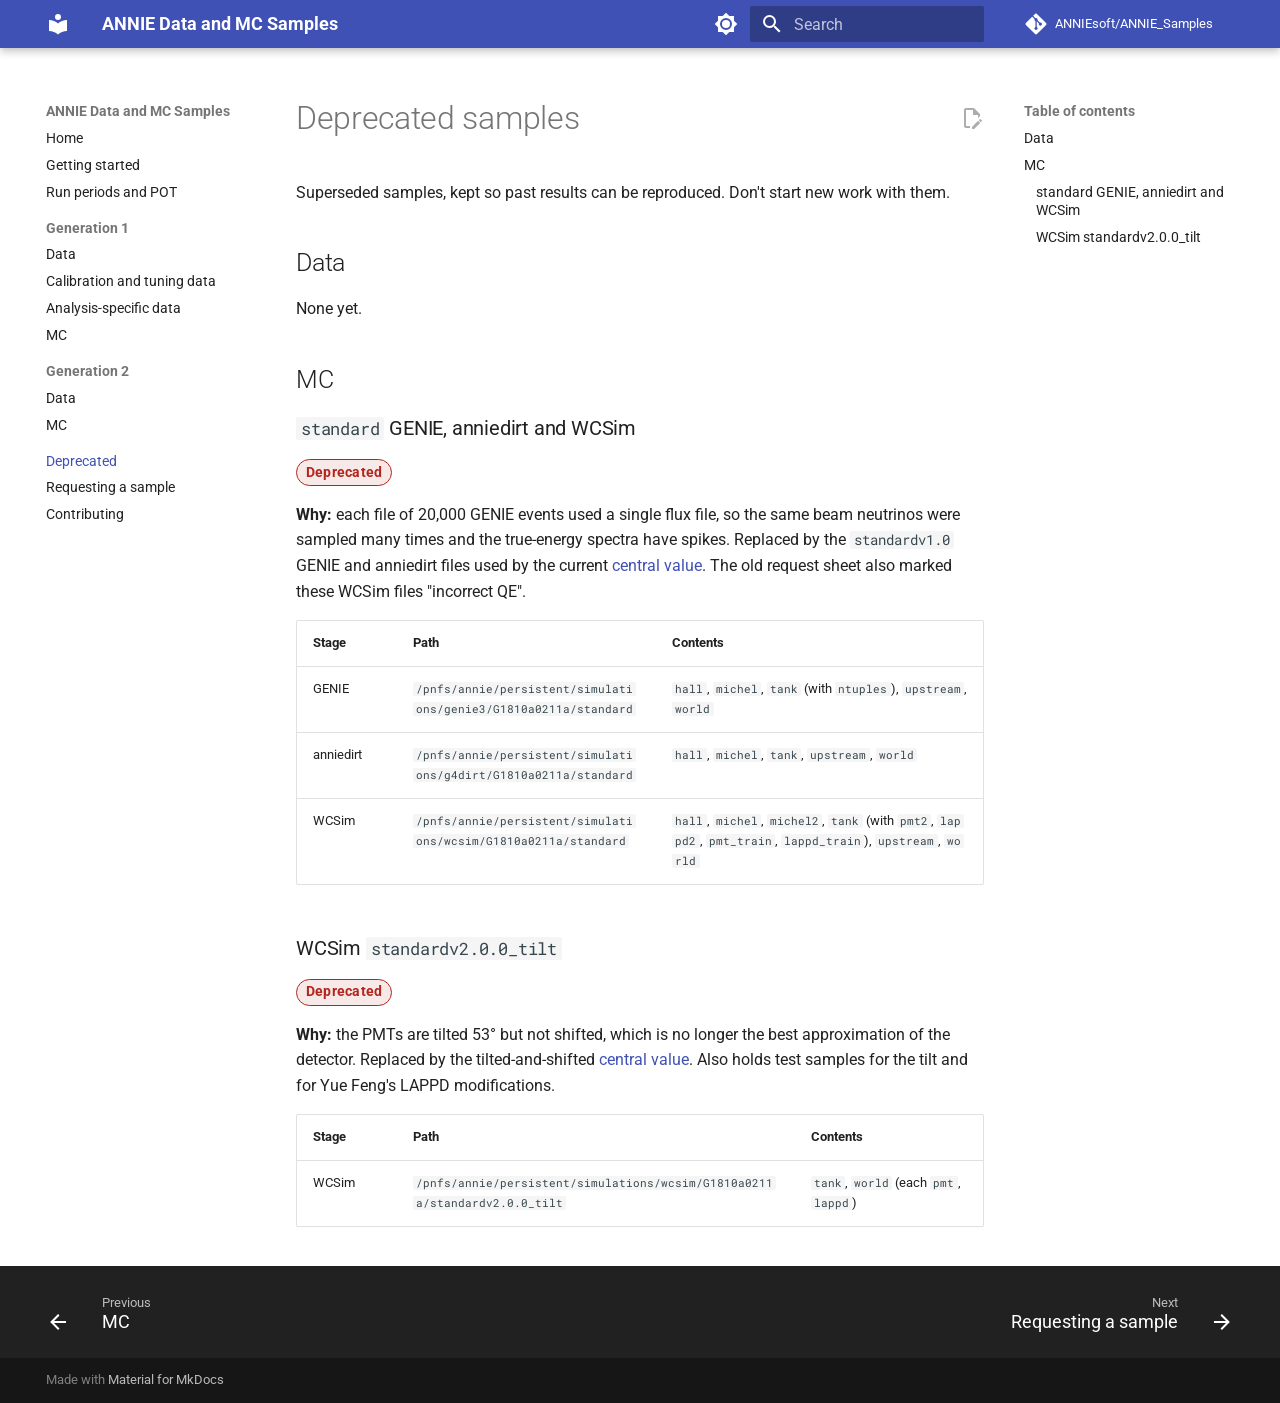
<file: deprecated/index.html>
<!doctype html>
<html lang="en" class="no-js">
  <head>
    
      <meta charset="utf-8">
      <meta name="viewport" content="width=device-width,initial-scale=1">
      
        <meta name="description" content="ANNIE production data and simulation samples, where to find them, and how to request new ones.">
      
      
        <meta name="author" content="Steven Doran">
      
      
        <link rel="canonical" href="https://anniesoft.github.io/ANNIE_Samples/deprecated/">
      
      
        <link rel="prev" href="../gen2/mc/">
      
      
        <link rel="next" href="../requests/">
      
      
        
      
      
      <link rel="icon" href="../assets/images/favicon.png">
      <meta name="generator" content="mkdocs-1.6.1, mkdocs-material-9.8.1">
    
    
      
        <title>Deprecated - ANNIE Data and MC Samples</title>
      
    
    
      <link rel="stylesheet" href="../assets/stylesheets/main.57a0d79d.min.css">
      
        
        <link rel="stylesheet" href="../assets/stylesheets/palette.fb2fffe2.min.css">
      
      


    
    
      
    
    
      
        
        
        <link rel="preconnect" href="https://fonts.gstatic.com" crossorigin>
        <link rel="stylesheet" href="https://fonts.googleapis.com/css?family=Roboto:300,300i,400,400i,700,700i%7CRoboto+Mono:400,400i,700,700i&display=fallback">
        <style>:root{--md-text-font:"Roboto";--md-code-font:"Roboto Mono"}</style>
      
    
    
      <link rel="stylesheet" href="../stylesheets/extra.css">
    
    <script>__md_scope=new URL("..",location),__md_hash=e=>[...e].reduce(((e,_)=>(e<<5)-e+_.charCodeAt(0)),0),__md_get=(e,_=localStorage,t=__md_scope)=>JSON.parse(_.getItem(t.pathname+"."+e)),__md_set=(e,_,t=localStorage,a=__md_scope)=>{try{t.setItem(a.pathname+"."+e,JSON.stringify(_))}catch(e){}}</script>
    
      

    
    
  </head>
  
  
    
    
      
    
    
    
    
    <body dir="ltr" data-md-color-scheme="default" data-md-color-primary="indigo" data-md-color-accent="amber">
  
    
    <input class="md-toggle" data-md-toggle="drawer" type="checkbox" id="__drawer" autocomplete="off">
    <input class="md-toggle" data-md-toggle="search" type="checkbox" id="__search" autocomplete="off">
    <label class="md-overlay" for="__drawer"></label>
    <div data-md-component="skip">
      
        
        <a href="#deprecated-samples" class="md-skip">
          Skip to content
        </a>
      
    </div>
    <div data-md-component="announce">
      
    </div>
    
    
      

  

<header class="md-header md-header--shadow" data-md-component="header">
  <nav class="md-header__inner md-grid" aria-label="Header">
    <a href=".." title="ANNIE Data and MC Samples" class="md-header__button md-logo" aria-label="ANNIE Data and MC Samples" data-md-component="logo">
      
  
  <svg xmlns="http://www.w3.org/2000/svg" viewBox="0 0 24 24"><path d="M12 8a3 3 0 0 0 3-3 3 3 0 0 0-3-3 3 3 0 0 0-3 3 3 3 0 0 0 3 3m0 3.54C9.64 9.35 6.5 8 3 8v11c3.5 0 6.64 1.35 9 3.54 2.36-2.19 5.5-3.54 9-3.54V8c-3.5 0-6.64 1.35-9 3.54"/></svg>

    </a>
    <label class="md-header__button md-icon" for="__drawer">
      
      <svg xmlns="http://www.w3.org/2000/svg" viewBox="0 0 24 24"><path d="M3 6h18v2H3zm0 5h18v2H3zm0 5h18v2H3z"/></svg>
    </label>
    <div class="md-header__title" data-md-component="header-title">
      <div class="md-header__ellipsis">
        <div class="md-header__topic">
          <span class="md-ellipsis">
            ANNIE Data and MC Samples
          </span>
        </div>
        <div class="md-header__topic" data-md-component="header-topic">
          <span class="md-ellipsis">
            
              Deprecated
            
          </span>
        </div>
      </div>
    </div>
    
      
        <form class="md-header__option" data-md-component="palette">
  
    
    
    
    <input class="md-option" data-md-color-media="(prefers-color-scheme: light)" data-md-color-scheme="default" data-md-color-primary="indigo" data-md-color-accent="amber"  aria-label="Switch to dark mode"  type="radio" name="__palette" id="__palette_0">
    
      <label class="md-header__button md-icon" title="Switch to dark mode" for="__palette_1" hidden>
        <svg xmlns="http://www.w3.org/2000/svg" viewBox="0 0 24 24"><path d="M12 8a4 4 0 0 0-4 4 4 4 0 0 0 4 4 4 4 0 0 0 4-4 4 4 0 0 0-4-4m0 10a6 6 0 0 1-6-6 6 6 0 0 1 6-6 6 6 0 0 1 6 6 6 6 0 0 1-6 6m8-9.31V4h-4.69L12 .69 8.69 4H4v4.69L.69 12 4 15.31V20h4.69L12 23.31 15.31 20H20v-4.69L23.31 12z"/></svg>
      </label>
    
  
    
    
    
    <input class="md-option" data-md-color-media="(prefers-color-scheme: dark)" data-md-color-scheme="slate" data-md-color-primary="indigo" data-md-color-accent="amber"  aria-label="Switch to light mode"  type="radio" name="__palette" id="__palette_1">
    
      <label class="md-header__button md-icon" title="Switch to light mode" for="__palette_0" hidden>
        <svg xmlns="http://www.w3.org/2000/svg" viewBox="0 0 24 24"><path d="M12 18c-.89 0-1.74-.2-2.5-.55C11.56 16.5 13 14.42 13 12s-1.44-4.5-3.5-5.45C10.26 6.2 11.11 6 12 6a6 6 0 0 1 6 6 6 6 0 0 1-6 6m8-9.31V4h-4.69L12 .69 8.69 4H4v4.69L.69 12 4 15.31V20h4.69L12 23.31 15.31 20H20v-4.69L23.31 12z"/></svg>
      </label>
    
  
</form>
      
    
    
      <script>var palette=__md_get("__palette");if(palette&&palette.color){if("(prefers-color-scheme)"===palette.color.media){var media=matchMedia("(prefers-color-scheme: light)"),input=document.querySelector(media.matches?"[data-md-color-media='(prefers-color-scheme: light)']":"[data-md-color-media='(prefers-color-scheme: dark)']");palette.color.media=input.getAttribute("data-md-color-media"),palette.color.scheme=input.getAttribute("data-md-color-scheme"),palette.color.primary=input.getAttribute("data-md-color-primary"),palette.color.accent=input.getAttribute("data-md-color-accent")}for(var[key,value]of Object.entries(palette.color))document.body.setAttribute("data-md-color-"+key,value)}</script>
    
    
    
      
      
        <label class="md-header__button md-icon" for="__search">
          
          <svg xmlns="http://www.w3.org/2000/svg" viewBox="0 0 24 24"><path d="M9.5 3A6.5 6.5 0 0 1 16 9.5c0 1.61-.59 3.09-1.56 4.23l.27.27h.79l5 5-1.5 1.5-5-5v-.79l-.27-.27A6.52 6.52 0 0 1 9.5 16 6.5 6.5 0 0 1 3 9.5 6.5 6.5 0 0 1 9.5 3m0 2C7 5 5 7 5 9.5S7 14 9.5 14 14 12 14 9.5 12 5 9.5 5"/></svg>
        </label>
        <div class="md-search" data-md-component="search" role="dialog">
  <label class="md-search__overlay" for="__search"></label>
  <div class="md-search__inner" role="search">
    <form class="md-search__form" name="search">
      <input type="text" class="md-search__input" name="query" aria-label="Search" placeholder="Search" autocapitalize="off" autocorrect="off" autocomplete="off" spellcheck="false" data-md-component="search-query" required>
      <label class="md-search__icon md-icon" for="__search">
        
        <svg xmlns="http://www.w3.org/2000/svg" viewBox="0 0 24 24"><path d="M9.5 3A6.5 6.5 0 0 1 16 9.5c0 1.61-.59 3.09-1.56 4.23l.27.27h.79l5 5-1.5 1.5-5-5v-.79l-.27-.27A6.52 6.52 0 0 1 9.5 16 6.5 6.5 0 0 1 3 9.5 6.5 6.5 0 0 1 9.5 3m0 2C7 5 5 7 5 9.5S7 14 9.5 14 14 12 14 9.5 12 5 9.5 5"/></svg>
        
        <svg xmlns="http://www.w3.org/2000/svg" viewBox="0 0 24 24"><path d="M20 11v2H8l5.5 5.5-1.42 1.42L4.16 12l7.92-7.92L13.5 5.5 8 11z"/></svg>
      </label>
      <nav class="md-search__options" aria-label="Search">
        
        <button type="reset" class="md-search__icon md-icon" title="Clear" aria-label="Clear" tabindex="-1">
          
          <svg xmlns="http://www.w3.org/2000/svg" viewBox="0 0 24 24"><path d="M19 6.41 17.59 5 12 10.59 6.41 5 5 6.41 10.59 12 5 17.59 6.41 19 12 13.41 17.59 19 19 17.59 13.41 12z"/></svg>
        </button>
      </nav>
      
    </form>
    <div class="md-search__output">
      <div class="md-search__scrollwrap" tabindex="0" data-md-scrollfix>
        <div class="md-search-result" data-md-component="search-result">
          <div class="md-search-result__meta">
            Initializing search
          </div>
          <ol class="md-search-result__list" role="presentation"></ol>
        </div>
      </div>
    </div>
  </div>
</div>
      
    
    
      <div class="md-header__source">
        <a href="https://github.com/ANNIEsoft/ANNIE_Samples" title="Go to repository" class="md-source" data-md-component="source">
  <div class="md-source__icon md-icon">
    
    <svg xmlns="http://www.w3.org/2000/svg" viewBox="0 0 448 512"><!--! Font Awesome Free 7.1.0 by @fontawesome - https://fontawesome.com License - https://fontawesome.com/license/free (Icons: CC BY 4.0, Fonts: SIL OFL 1.1, Code: MIT License) Copyright 2025 Fonticons, Inc.--><path d="M439.6 236.1 244 40.5c-5.4-5.5-12.8-8.5-20.4-8.5s-15 3-20.4 8.4L162.5 81l51.5 51.5c27.1-9.1 52.7 16.8 43.4 43.7l49.7 49.7c34.2-11.8 61.2 31 35.5 56.7-26.5 26.5-70.2-2.9-56-37.3L240.3 199v121.9c25.3 12.5 22.3 41.8 9.1 55-6.4 6.4-15.2 10.1-24.3 10.1s-17.8-3.6-24.3-10.1c-17.6-17.6-11.1-46.9 11.2-56v-123c-20.8-8.5-24.6-30.7-18.6-45L142.6 101 8.5 235.1C3 240.6 0 247.9 0 255.5s3 15 8.5 20.4l195.6 195.7c5.4 5.4 12.7 8.4 20.4 8.4s15-3 20.4-8.4l194.7-194.7c5.4-5.4 8.4-12.8 8.4-20.4s-3-15-8.4-20.4"/></svg>
  </div>
  <div class="md-source__repository">
    ANNIEsoft/ANNIE_Samples
  </div>
</a>
      </div>
    
  </nav>
  
</header>
    
    <div class="md-container" data-md-component="container">
      
      
        
          
        
      
      <main class="md-main" data-md-component="main">
        <div class="md-main__inner md-grid">
          
            
              
              <div class="md-sidebar md-sidebar--primary" data-md-component="sidebar" data-md-type="navigation" >
                <div class="md-sidebar__scrollwrap">
                  <div class="md-sidebar__inner">
                    



<nav class="md-nav md-nav--primary" aria-label="Navigation" data-md-level="0">
  <label class="md-nav__title" for="__drawer">
    <a href=".." title="ANNIE Data and MC Samples" class="md-nav__button md-logo" aria-label="ANNIE Data and MC Samples" data-md-component="logo">
      
  
  <svg xmlns="http://www.w3.org/2000/svg" viewBox="0 0 24 24"><path d="M12 8a3 3 0 0 0 3-3 3 3 0 0 0-3-3 3 3 0 0 0-3 3 3 3 0 0 0 3 3m0 3.54C9.64 9.35 6.5 8 3 8v11c3.5 0 6.64 1.35 9 3.54 2.36-2.19 5.5-3.54 9-3.54V8c-3.5 0-6.64 1.35-9 3.54"/></svg>

    </a>
    ANNIE Data and MC Samples
  </label>
  
    <div class="md-nav__source">
      <a href="https://github.com/ANNIEsoft/ANNIE_Samples" title="Go to repository" class="md-source" data-md-component="source">
  <div class="md-source__icon md-icon">
    
    <svg xmlns="http://www.w3.org/2000/svg" viewBox="0 0 448 512"><!--! Font Awesome Free 7.1.0 by @fontawesome - https://fontawesome.com License - https://fontawesome.com/license/free (Icons: CC BY 4.0, Fonts: SIL OFL 1.1, Code: MIT License) Copyright 2025 Fonticons, Inc.--><path d="M439.6 236.1 244 40.5c-5.4-5.5-12.8-8.5-20.4-8.5s-15 3-20.4 8.4L162.5 81l51.5 51.5c27.1-9.1 52.7 16.8 43.4 43.7l49.7 49.7c34.2-11.8 61.2 31 35.5 56.7-26.5 26.5-70.2-2.9-56-37.3L240.3 199v121.9c25.3 12.5 22.3 41.8 9.1 55-6.4 6.4-15.2 10.1-24.3 10.1s-17.8-3.6-24.3-10.1c-17.6-17.6-11.1-46.9 11.2-56v-123c-20.8-8.5-24.6-30.7-18.6-45L142.6 101 8.5 235.1C3 240.6 0 247.9 0 255.5s3 15 8.5 20.4l195.6 195.7c5.4 5.4 12.7 8.4 20.4 8.4s15-3 20.4-8.4l194.7-194.7c5.4-5.4 8.4-12.8 8.4-20.4s-3-15-8.4-20.4"/></svg>
  </div>
  <div class="md-source__repository">
    ANNIEsoft/ANNIE_Samples
  </div>
</a>
    </div>
  
  <ul class="md-nav__list" data-md-scrollfix>
    
      
      
  
  
  
  
    <li class="md-nav__item">
      <a href=".." class="md-nav__link">
        
  
  
  <span class="md-ellipsis">
    
  
    Home
  

    
  </span>
  
  

      </a>
    </li>
  

    
      
      
  
  
  
  
    <li class="md-nav__item">
      <a href="../getting-started/" class="md-nav__link">
        
  
  
  <span class="md-ellipsis">
    
  
    Getting started
  

    
  </span>
  
  

      </a>
    </li>
  

    
      
      
  
  
  
  
    <li class="md-nav__item">
      <a href="../run-periods/" class="md-nav__link">
        
  
  
  <span class="md-ellipsis">
    
  
    Run periods and POT
  

    
  </span>
  
  

      </a>
    </li>
  

    
      
      
  
  
  
  
    
    
    
    
      
        
        
      
    
    
    <li class="md-nav__item md-nav__item--section md-nav__item--nested">
      
        
        
        <input class="md-nav__toggle md-toggle " type="checkbox" id="__nav_4" >
        
          
          <label class="md-nav__link" for="__nav_4" id="__nav_4_label" tabindex="">
            
  
  
  <span class="md-ellipsis">
    
  
    Generation 1
  

    
  </span>
  
  

            <span class="md-nav__icon md-icon"></span>
          </label>
        
        <nav class="md-nav" data-md-level="1" aria-labelledby="__nav_4_label" aria-expanded="false">
          <label class="md-nav__title" for="__nav_4">
            <span class="md-nav__icon md-icon"></span>
            
  
    Generation 1
  

          </label>
          <ul class="md-nav__list" data-md-scrollfix>
            
              
                
  
  
  
  
    <li class="md-nav__item">
      <a href="../gen1/data/" class="md-nav__link">
        
  
  
  <span class="md-ellipsis">
    
  
    Data
  

    
  </span>
  
  

      </a>
    </li>
  

              
            
              
                
  
  
  
  
    <li class="md-nav__item">
      <a href="../gen1/calibration/" class="md-nav__link">
        
  
  
  <span class="md-ellipsis">
    
  
    Calibration and tuning data
  

    
  </span>
  
  

      </a>
    </li>
  

              
            
              
                
  
  
  
  
    <li class="md-nav__item">
      <a href="../gen1/analysis-specific/" class="md-nav__link">
        
  
  
  <span class="md-ellipsis">
    
  
    Analysis-specific data
  

    
  </span>
  
  

      </a>
    </li>
  

              
            
              
                
  
  
  
  
    <li class="md-nav__item">
      <a href="../gen1/mc/" class="md-nav__link">
        
  
  
  <span class="md-ellipsis">
    
  
    MC
  

    
  </span>
  
  

      </a>
    </li>
  

              
            
          </ul>
        </nav>
      
    </li>
  

    
      
      
  
  
  
  
    
    
    
    
      
        
        
      
    
    
    <li class="md-nav__item md-nav__item--section md-nav__item--nested">
      
        
        
        <input class="md-nav__toggle md-toggle " type="checkbox" id="__nav_5" >
        
          
          <label class="md-nav__link" for="__nav_5" id="__nav_5_label" tabindex="">
            
  
  
  <span class="md-ellipsis">
    
  
    Generation 2
  

    
  </span>
  
  

            <span class="md-nav__icon md-icon"></span>
          </label>
        
        <nav class="md-nav" data-md-level="1" aria-labelledby="__nav_5_label" aria-expanded="false">
          <label class="md-nav__title" for="__nav_5">
            <span class="md-nav__icon md-icon"></span>
            
  
    Generation 2
  

          </label>
          <ul class="md-nav__list" data-md-scrollfix>
            
              
                
  
  
  
  
    <li class="md-nav__item">
      <a href="../gen2/data/" class="md-nav__link">
        
  
  
  <span class="md-ellipsis">
    
  
    Data
  

    
  </span>
  
  

      </a>
    </li>
  

              
            
              
                
  
  
  
  
    <li class="md-nav__item">
      <a href="../gen2/mc/" class="md-nav__link">
        
  
  
  <span class="md-ellipsis">
    
  
    MC
  

    
  </span>
  
  

      </a>
    </li>
  

              
            
          </ul>
        </nav>
      
    </li>
  

    
      
      
  
  
    
  
  
  
    <li class="md-nav__item md-nav__item--active">
      
      <input class="md-nav__toggle md-toggle" type="checkbox" id="__toc">
      
      
        
      
      
        <label class="md-nav__link md-nav__link--active" for="__toc">
          
  
  
  <span class="md-ellipsis">
    
  
    Deprecated
  

    
  </span>
  
  

          <span class="md-nav__icon md-icon"></span>
        </label>
      
      <a href="./" class="md-nav__link md-nav__link--active">
        
  
  
  <span class="md-ellipsis">
    
  
    Deprecated
  

    
  </span>
  
  

      </a>
      
        

<nav class="md-nav md-nav--secondary" aria-label="Table of contents">
  
  
  
    
  
  
    <label class="md-nav__title" for="__toc">
      <span class="md-nav__icon md-icon"></span>
      Table of contents
    </label>
    <ul class="md-nav__list" data-md-component="toc" data-md-scrollfix>
      
        <li class="md-nav__item">
  <a href="#data" class="md-nav__link">
    <span class="md-ellipsis">
      
        Data
      
    </span>
  </a>
  
</li>
      
        <li class="md-nav__item">
  <a href="#mc" class="md-nav__link">
    <span class="md-ellipsis">
      
        MC
      
    </span>
  </a>
  
    <nav class="md-nav" aria-label="MC">
      <ul class="md-nav__list">
        
          <li class="md-nav__item">
  <a href="#mc-standard" class="md-nav__link">
    <span class="md-ellipsis">
      
        standard GENIE, anniedirt and WCSim
      
    </span>
  </a>
  
</li>
        
          <li class="md-nav__item">
  <a href="#wcsim-tilt" class="md-nav__link">
    <span class="md-ellipsis">
      
        WCSim standardv2.0.0_tilt
      
    </span>
  </a>
  
</li>
        
      </ul>
    </nav>
  
</li>
      
    </ul>
  
</nav>
      
    </li>
  

    
      
      
  
  
  
  
    <li class="md-nav__item">
      <a href="../requests/" class="md-nav__link">
        
  
  
  <span class="md-ellipsis">
    
  
    Requesting a sample
  

    
  </span>
  
  

      </a>
    </li>
  

    
      
      
  
  
  
  
    <li class="md-nav__item">
      <a href="../contributing/" class="md-nav__link">
        
  
  
  <span class="md-ellipsis">
    
  
    Contributing
  

    
  </span>
  
  

      </a>
    </li>
  

    
  </ul>
</nav>
                  </div>
                </div>
              </div>
            
            
              
              <div class="md-sidebar md-sidebar--secondary" data-md-component="sidebar" data-md-type="toc" >
                <div class="md-sidebar__scrollwrap">
                  <div class="md-sidebar__inner">
                    

<nav class="md-nav md-nav--secondary" aria-label="Table of contents">
  
  
  
    
  
  
    <label class="md-nav__title" for="__toc">
      <span class="md-nav__icon md-icon"></span>
      Table of contents
    </label>
    <ul class="md-nav__list" data-md-component="toc" data-md-scrollfix>
      
        <li class="md-nav__item">
  <a href="#data" class="md-nav__link">
    <span class="md-ellipsis">
      
        Data
      
    </span>
  </a>
  
</li>
      
        <li class="md-nav__item">
  <a href="#mc" class="md-nav__link">
    <span class="md-ellipsis">
      
        MC
      
    </span>
  </a>
  
    <nav class="md-nav" aria-label="MC">
      <ul class="md-nav__list">
        
          <li class="md-nav__item">
  <a href="#mc-standard" class="md-nav__link">
    <span class="md-ellipsis">
      
        standard GENIE, anniedirt and WCSim
      
    </span>
  </a>
  
</li>
        
          <li class="md-nav__item">
  <a href="#wcsim-tilt" class="md-nav__link">
    <span class="md-ellipsis">
      
        WCSim standardv2.0.0_tilt
      
    </span>
  </a>
  
</li>
        
      </ul>
    </nav>
  
</li>
      
    </ul>
  
</nav>
                  </div>
                </div>
              </div>
            
          
          
            <div class="md-content" data-md-component="content">
              
              <article class="md-content__inner md-typeset">
                
                  


  
    <a href="https://github.com/ANNIEsoft/ANNIE_Samples/edit/main/docs/deprecated.md" title="Edit this page" class="md-content__button md-icon" rel="edit">
      
      <svg xmlns="http://www.w3.org/2000/svg" viewBox="0 0 24 24"><path d="M10 20H6V4h7v5h5v3.1l2-2V8l-6-6H6c-1.1 0-2 .9-2 2v16c0 1.1.9 2 2 2h4zm10.2-7c.1 0 .3.1.4.2l1.3 1.3c.2.2.2.6 0 .8l-1 1-2.1-2.1 1-1c.1-.1.2-.2.4-.2m0 3.9L14.1 23H12v-2.1l6.1-6.1z"/></svg>
    </a>
  
  


<h1 id="deprecated-samples">Deprecated samples<a class="headerlink" href="#deprecated-samples" title="Permanent link">&para;</a></h1>
<p>Superseded samples, kept so past results can be reproduced. Don't start new work with them.</p>
<h2 id="data">Data<a class="headerlink" href="#data" title="Permanent link">&para;</a></h2>
<p>None yet.</p>
<h2 id="mc">MC<a class="headerlink" href="#mc" title="Permanent link">&para;</a></h2>
<h3 id="mc-standard"><code>standard</code> GENIE, anniedirt and WCSim<a class="headerlink" href="#mc-standard" title="Permanent link">&para;</a></h3>
<p><span class="badge deprecated">Deprecated</span></p>
<p><strong>Why:</strong> each file of 20,000 GENIE events used a single flux file, so the same beam neutrinos were
sampled many times and the true-energy spectra have spikes. Replaced by the <code>standardv1.0</code> GENIE and
anniedirt files used by the current <a href="../gen1/mc/#central-value">central value</a>. The old request sheet
also marked these WCSim files "incorrect QE".</p>
<table>
<thead>
<tr>
<th>Stage</th>
<th>Path</th>
<th>Contents</th>
</tr>
</thead>
<tbody>
<tr>
<td>GENIE</td>
<td><code>/pnfs/annie/persistent/simulations/genie3/G1810a0211a/standard</code></td>
<td><code>hall</code>, <code>michel</code>, <code>tank</code> (with <code>ntuples</code>), <code>upstream</code>, <code>world</code></td>
</tr>
<tr>
<td>anniedirt</td>
<td><code>/pnfs/annie/persistent/simulations/g4dirt/G1810a0211a/standard</code></td>
<td><code>hall</code>, <code>michel</code>, <code>tank</code>, <code>upstream</code>, <code>world</code></td>
</tr>
<tr>
<td>WCSim</td>
<td><code>/pnfs/annie/persistent/simulations/wcsim/G1810a0211a/standard</code></td>
<td><code>hall</code>, <code>michel</code>, <code>michel2</code>, <code>tank</code> (with <code>pmt2</code>, <code>lappd2</code>, <code>pmt_train</code>, <code>lappd_train</code>), <code>upstream</code>, <code>world</code></td>
</tr>
</tbody>
</table>
<h3 id="wcsim-tilt">WCSim <code>standardv2.0.0_tilt</code><a class="headerlink" href="#wcsim-tilt" title="Permanent link">&para;</a></h3>
<p><span class="badge deprecated">Deprecated</span></p>
<p><strong>Why:</strong> the PMTs are tilted 53° but not shifted, which is no longer the best approximation of the
detector. Replaced by the tilted-and-shifted <a href="../gen1/mc/#central-value">central value</a>. Also holds test
samples for the tilt and for Yue Feng's LAPPD modifications.</p>
<table>
<thead>
<tr>
<th>Stage</th>
<th>Path</th>
<th>Contents</th>
</tr>
</thead>
<tbody>
<tr>
<td>WCSim</td>
<td><code>/pnfs/annie/persistent/simulations/wcsim/G1810a0211a/standardv2.0.0_tilt</code></td>
<td><code>tank</code>, <code>world</code> (each <code>pmt</code>, <code>lappd</code>)</td>
</tr>
</tbody>
</table>












                
              </article>
            </div>
          
          
<script>var target=document.getElementById(location.hash.slice(1));target&&target.name&&(target.checked=target.name.startsWith("__tabbed_"))</script>
        </div>
        
          <button type="button" class="md-top md-icon" data-md-component="top" hidden>
  
  <svg xmlns="http://www.w3.org/2000/svg" viewBox="0 0 24 24"><path d="M13 20h-2V8l-5.5 5.5-1.42-1.42L12 4.16l7.92 7.92-1.42 1.42L13 8z"/></svg>
  Back to top
</button>
        
      </main>
      
        <footer class="md-footer">
  
    
      
      <nav class="md-footer__inner md-grid" aria-label="Footer" >
        
          
          <a href="../gen2/mc/" class="md-footer__link md-footer__link--prev" aria-label="Previous: MC">
            <div class="md-footer__button md-icon">
              
              <svg xmlns="http://www.w3.org/2000/svg" viewBox="0 0 24 24"><path d="M20 11v2H8l5.5 5.5-1.42 1.42L4.16 12l7.92-7.92L13.5 5.5 8 11z"/></svg>
            </div>
            <div class="md-footer__title">
              <span class="md-footer__direction">
                Previous
              </span>
              <div class="md-ellipsis">
                MC
              </div>
            </div>
          </a>
        
        
          
          <a href="../requests/" class="md-footer__link md-footer__link--next" aria-label="Next: Requesting a sample">
            <div class="md-footer__title">
              <span class="md-footer__direction">
                Next
              </span>
              <div class="md-ellipsis">
                Requesting a sample
              </div>
            </div>
            <div class="md-footer__button md-icon">
              
              <svg xmlns="http://www.w3.org/2000/svg" viewBox="0 0 24 24"><path d="M4 11v2h12l-5.5 5.5 1.42 1.42L19.84 12l-7.92-7.92L10.5 5.5 16 11z"/></svg>
            </div>
          </a>
        
      </nav>
    
  
  <div class="md-footer-meta md-typeset">
    <div class="md-footer-meta__inner md-grid">
      <div class="md-copyright">
  
  
    Made with
    <a href="https://squidfunk.github.io/mkdocs-material/" target="_blank" rel="noopener">
      Material for MkDocs
    </a>
  
</div>
      
    </div>
  </div>
</footer>
      
    </div>
    <div class="md-dialog" data-md-component="dialog">
      <div class="md-dialog__inner md-typeset"></div>
    </div>
    
    
    
      
      
      <script id="__config" type="application/json">{"annotate": null, "base": "..", "features": ["navigation.sections", "navigation.top", "navigation.footer", "content.action.edit", "content.code.copy", "search.highlight", "toc.follow"], "search": "../assets/javascripts/workers/search.a7633da7.min.js", "tags": null, "translations": {"clipboard.copied": "Copied to clipboard", "clipboard.copy": "Copy to clipboard", "search.result.more.one": "1 more on this page", "search.result.more.other": "# more on this page", "search.result.none": "No matching documents", "search.result.one": "1 matching document", "search.result.other": "# matching documents", "search.result.placeholder": "Type to start searching", "search.result.term.missing": "Missing", "select.version": "Select version"}, "version": null}</script>
    
    
      <script src="../assets/javascripts/bundle.a5f9d56c.min.js"></script>
      
    
  </body>
</html>
</file>
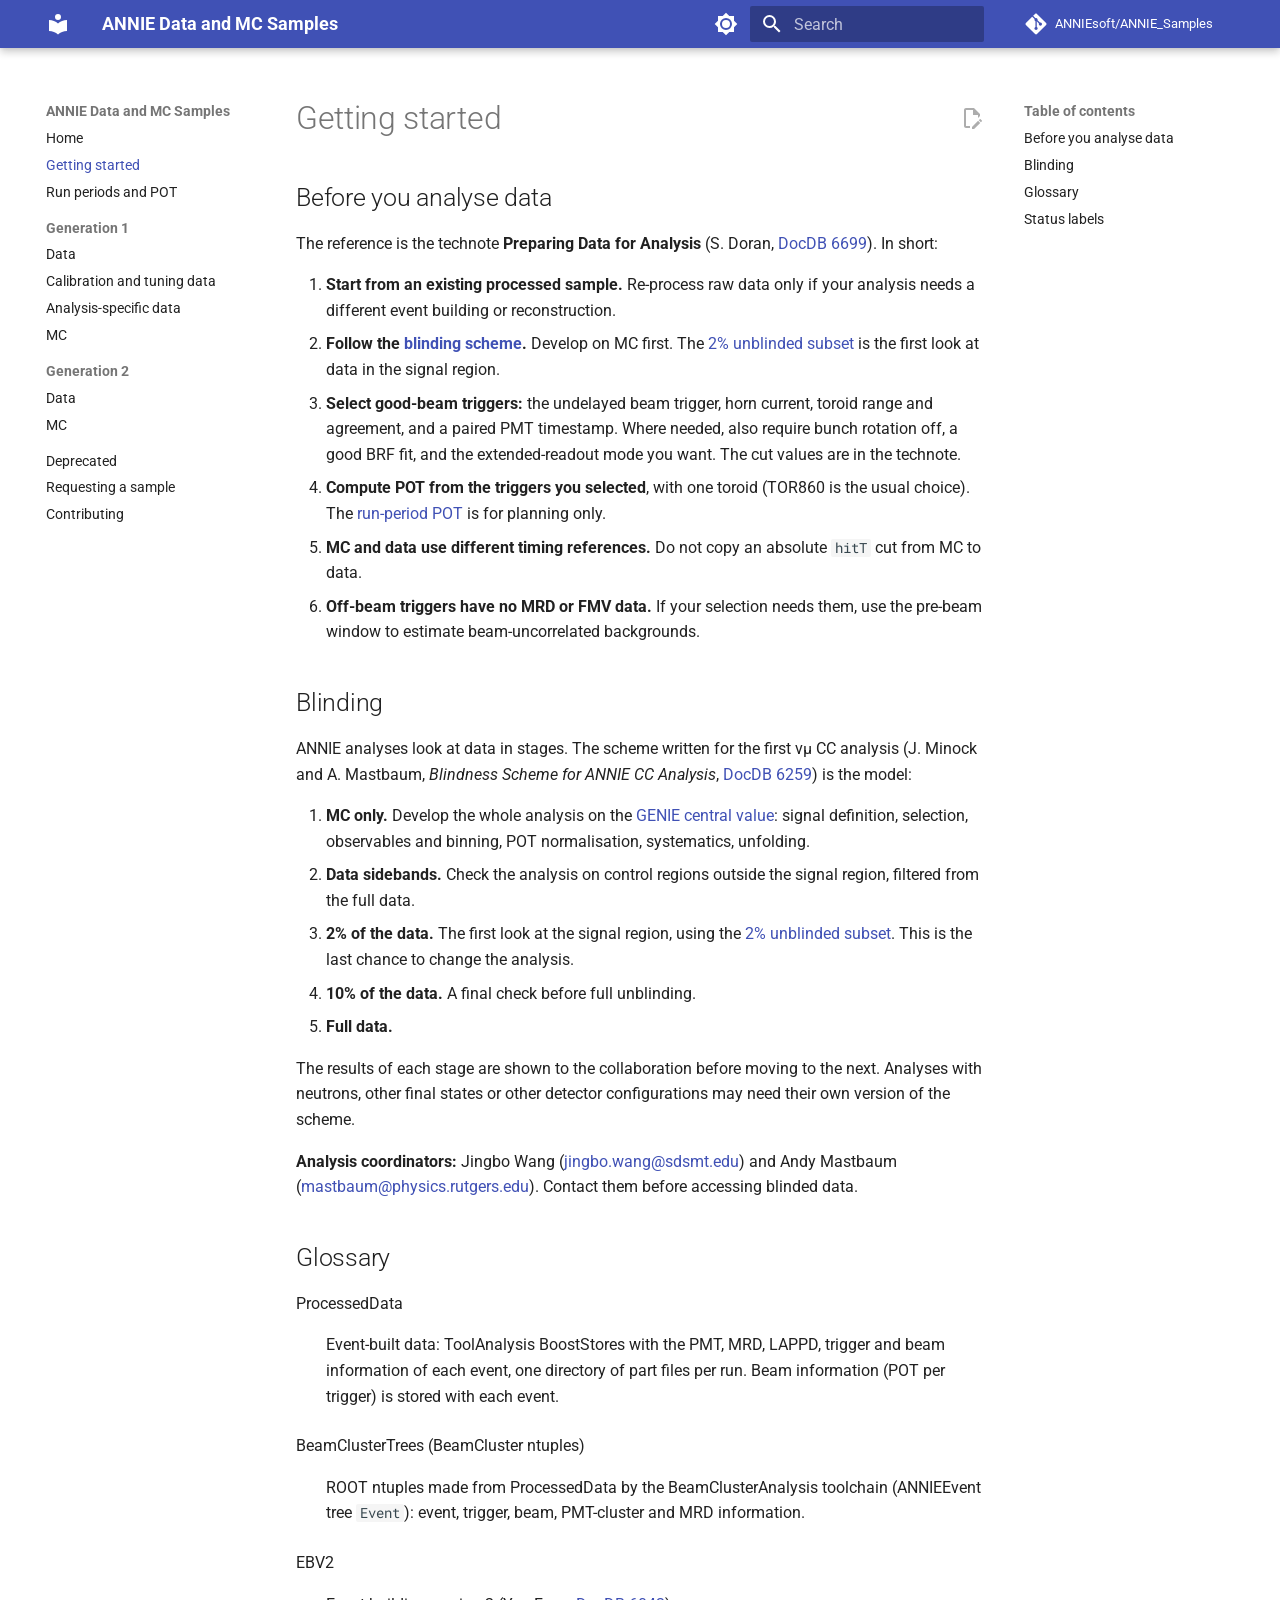
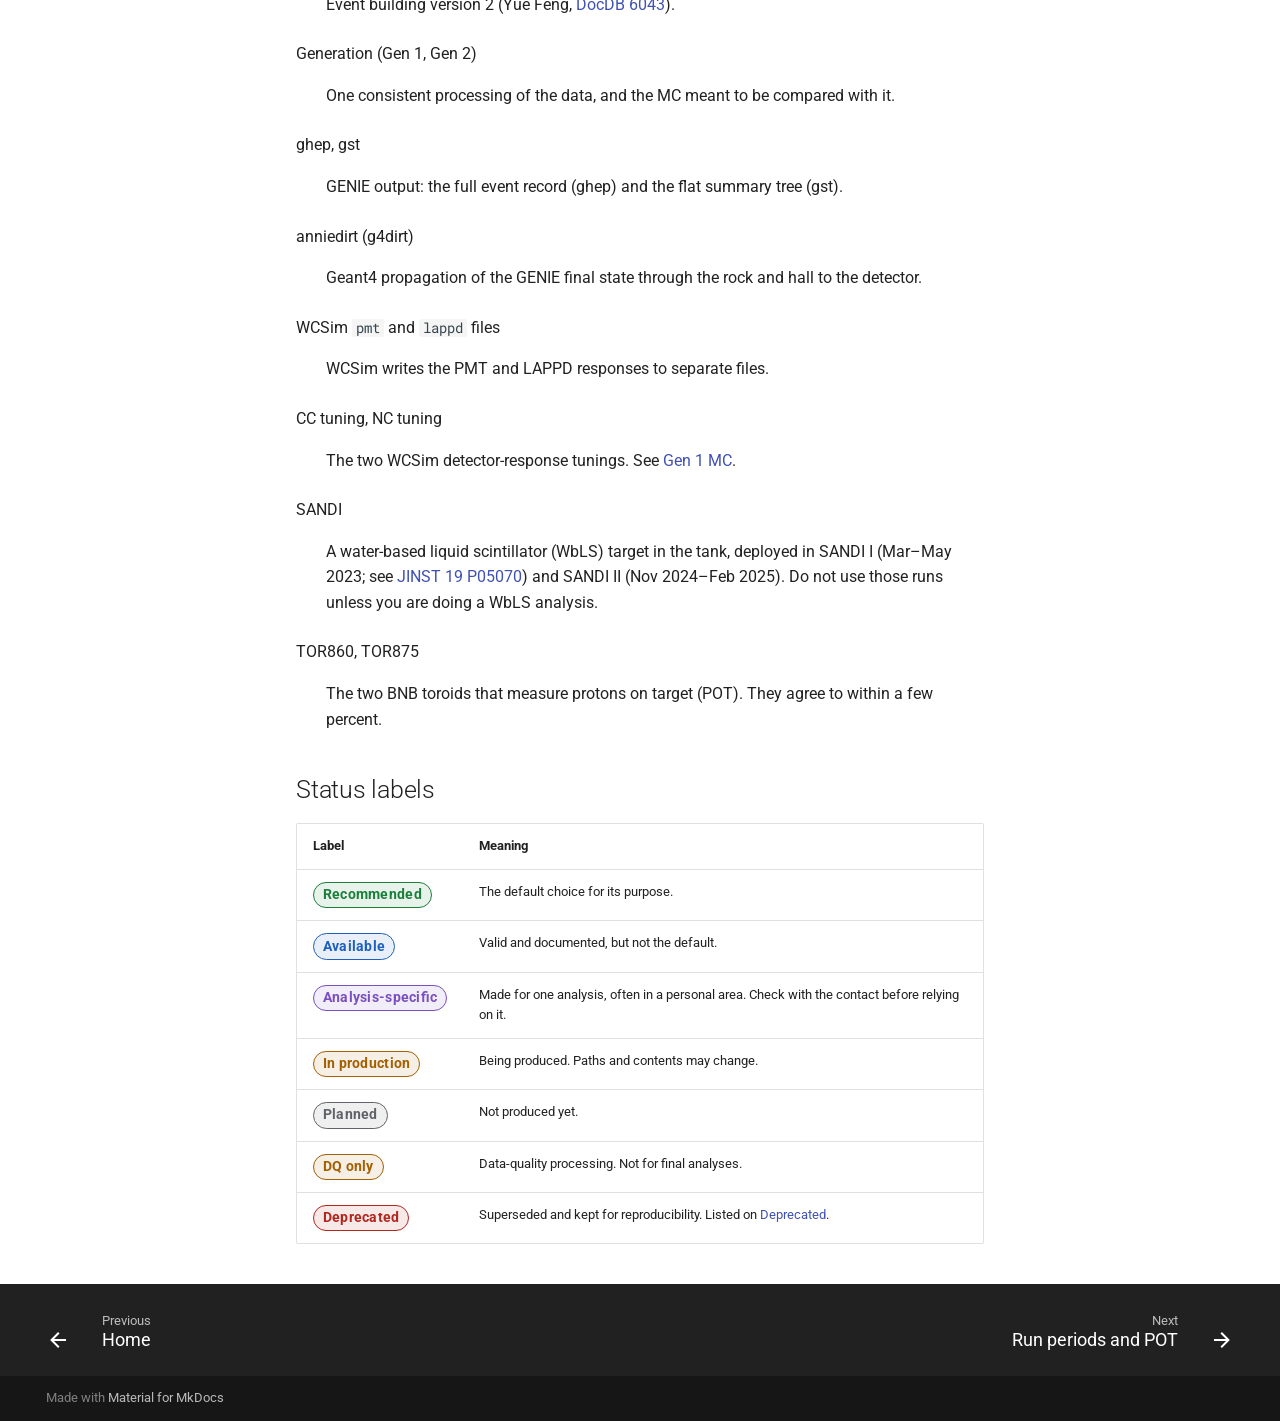
<file: getting-started/index.html>
<!doctype html>
<html lang="en" class="no-js">
  <head>
    
      <meta charset="utf-8">
      <meta name="viewport" content="width=device-width,initial-scale=1">
      
        <meta name="description" content="ANNIE production data and simulation samples, where to find them, and how to request new ones.">
      
      
        <meta name="author" content="Steven Doran">
      
      
        <link rel="canonical" href="https://anniesoft.github.io/ANNIE_Samples/getting-started/">
      
      
        <link rel="prev" href="..">
      
      
        <link rel="next" href="../run-periods/">
      
      
        
      
      
      <link rel="icon" href="../assets/images/favicon.png">
      <meta name="generator" content="mkdocs-1.6.1, mkdocs-material-9.8.1">
    
    
      
        <title>Getting started - ANNIE Data and MC Samples</title>
      
    
    
      <link rel="stylesheet" href="../assets/stylesheets/main.57a0d79d.min.css">
      
        
        <link rel="stylesheet" href="../assets/stylesheets/palette.fb2fffe2.min.css">
      
      


    
    
      
    
    
      
        
        
        <link rel="preconnect" href="https://fonts.gstatic.com" crossorigin>
        <link rel="stylesheet" href="https://fonts.googleapis.com/css?family=Roboto:300,300i,400,400i,700,700i%7CRoboto+Mono:400,400i,700,700i&display=fallback">
        <style>:root{--md-text-font:"Roboto";--md-code-font:"Roboto Mono"}</style>
      
    
    
      <link rel="stylesheet" href="../stylesheets/extra.css">
    
    <script>__md_scope=new URL("..",location),__md_hash=e=>[...e].reduce(((e,_)=>(e<<5)-e+_.charCodeAt(0)),0),__md_get=(e,_=localStorage,t=__md_scope)=>JSON.parse(_.getItem(t.pathname+"."+e)),__md_set=(e,_,t=localStorage,a=__md_scope)=>{try{t.setItem(a.pathname+"."+e,JSON.stringify(_))}catch(e){}}</script>
    
      

    
    
  </head>
  
  
    
    
      
    
    
    
    
    <body dir="ltr" data-md-color-scheme="default" data-md-color-primary="indigo" data-md-color-accent="amber">
  
    
    <input class="md-toggle" data-md-toggle="drawer" type="checkbox" id="__drawer" autocomplete="off">
    <input class="md-toggle" data-md-toggle="search" type="checkbox" id="__search" autocomplete="off">
    <label class="md-overlay" for="__drawer"></label>
    <div data-md-component="skip">
      
        
        <a href="#getting-started" class="md-skip">
          Skip to content
        </a>
      
    </div>
    <div data-md-component="announce">
      
    </div>
    
    
      

  

<header class="md-header md-header--shadow" data-md-component="header">
  <nav class="md-header__inner md-grid" aria-label="Header">
    <a href=".." title="ANNIE Data and MC Samples" class="md-header__button md-logo" aria-label="ANNIE Data and MC Samples" data-md-component="logo">
      
  
  <svg xmlns="http://www.w3.org/2000/svg" viewBox="0 0 24 24"><path d="M12 8a3 3 0 0 0 3-3 3 3 0 0 0-3-3 3 3 0 0 0-3 3 3 3 0 0 0 3 3m0 3.54C9.64 9.35 6.5 8 3 8v11c3.5 0 6.64 1.35 9 3.54 2.36-2.19 5.5-3.54 9-3.54V8c-3.5 0-6.64 1.35-9 3.54"/></svg>

    </a>
    <label class="md-header__button md-icon" for="__drawer">
      
      <svg xmlns="http://www.w3.org/2000/svg" viewBox="0 0 24 24"><path d="M3 6h18v2H3zm0 5h18v2H3zm0 5h18v2H3z"/></svg>
    </label>
    <div class="md-header__title" data-md-component="header-title">
      <div class="md-header__ellipsis">
        <div class="md-header__topic">
          <span class="md-ellipsis">
            ANNIE Data and MC Samples
          </span>
        </div>
        <div class="md-header__topic" data-md-component="header-topic">
          <span class="md-ellipsis">
            
              Getting started
            
          </span>
        </div>
      </div>
    </div>
    
      
        <form class="md-header__option" data-md-component="palette">
  
    
    
    
    <input class="md-option" data-md-color-media="(prefers-color-scheme: light)" data-md-color-scheme="default" data-md-color-primary="indigo" data-md-color-accent="amber"  aria-label="Switch to dark mode"  type="radio" name="__palette" id="__palette_0">
    
      <label class="md-header__button md-icon" title="Switch to dark mode" for="__palette_1" hidden>
        <svg xmlns="http://www.w3.org/2000/svg" viewBox="0 0 24 24"><path d="M12 8a4 4 0 0 0-4 4 4 4 0 0 0 4 4 4 4 0 0 0 4-4 4 4 0 0 0-4-4m0 10a6 6 0 0 1-6-6 6 6 0 0 1 6-6 6 6 0 0 1 6 6 6 6 0 0 1-6 6m8-9.31V4h-4.69L12 .69 8.69 4H4v4.69L.69 12 4 15.31V20h4.69L12 23.31 15.31 20H20v-4.69L23.31 12z"/></svg>
      </label>
    
  
    
    
    
    <input class="md-option" data-md-color-media="(prefers-color-scheme: dark)" data-md-color-scheme="slate" data-md-color-primary="indigo" data-md-color-accent="amber"  aria-label="Switch to light mode"  type="radio" name="__palette" id="__palette_1">
    
      <label class="md-header__button md-icon" title="Switch to light mode" for="__palette_0" hidden>
        <svg xmlns="http://www.w3.org/2000/svg" viewBox="0 0 24 24"><path d="M12 18c-.89 0-1.74-.2-2.5-.55C11.56 16.5 13 14.42 13 12s-1.44-4.5-3.5-5.45C10.26 6.2 11.11 6 12 6a6 6 0 0 1 6 6 6 6 0 0 1-6 6m8-9.31V4h-4.69L12 .69 8.69 4H4v4.69L.69 12 4 15.31V20h4.69L12 23.31 15.31 20H20v-4.69L23.31 12z"/></svg>
      </label>
    
  
</form>
      
    
    
      <script>var palette=__md_get("__palette");if(palette&&palette.color){if("(prefers-color-scheme)"===palette.color.media){var media=matchMedia("(prefers-color-scheme: light)"),input=document.querySelector(media.matches?"[data-md-color-media='(prefers-color-scheme: light)']":"[data-md-color-media='(prefers-color-scheme: dark)']");palette.color.media=input.getAttribute("data-md-color-media"),palette.color.scheme=input.getAttribute("data-md-color-scheme"),palette.color.primary=input.getAttribute("data-md-color-primary"),palette.color.accent=input.getAttribute("data-md-color-accent")}for(var[key,value]of Object.entries(palette.color))document.body.setAttribute("data-md-color-"+key,value)}</script>
    
    
    
      
      
        <label class="md-header__button md-icon" for="__search">
          
          <svg xmlns="http://www.w3.org/2000/svg" viewBox="0 0 24 24"><path d="M9.5 3A6.5 6.5 0 0 1 16 9.5c0 1.61-.59 3.09-1.56 4.23l.27.27h.79l5 5-1.5 1.5-5-5v-.79l-.27-.27A6.52 6.52 0 0 1 9.5 16 6.5 6.5 0 0 1 3 9.5 6.5 6.5 0 0 1 9.5 3m0 2C7 5 5 7 5 9.5S7 14 9.5 14 14 12 14 9.5 12 5 9.5 5"/></svg>
        </label>
        <div class="md-search" data-md-component="search" role="dialog">
  <label class="md-search__overlay" for="__search"></label>
  <div class="md-search__inner" role="search">
    <form class="md-search__form" name="search">
      <input type="text" class="md-search__input" name="query" aria-label="Search" placeholder="Search" autocapitalize="off" autocorrect="off" autocomplete="off" spellcheck="false" data-md-component="search-query" required>
      <label class="md-search__icon md-icon" for="__search">
        
        <svg xmlns="http://www.w3.org/2000/svg" viewBox="0 0 24 24"><path d="M9.5 3A6.5 6.5 0 0 1 16 9.5c0 1.61-.59 3.09-1.56 4.23l.27.27h.79l5 5-1.5 1.5-5-5v-.79l-.27-.27A6.52 6.52 0 0 1 9.5 16 6.5 6.5 0 0 1 3 9.5 6.5 6.5 0 0 1 9.5 3m0 2C7 5 5 7 5 9.5S7 14 9.5 14 14 12 14 9.5 12 5 9.5 5"/></svg>
        
        <svg xmlns="http://www.w3.org/2000/svg" viewBox="0 0 24 24"><path d="M20 11v2H8l5.5 5.5-1.42 1.42L4.16 12l7.92-7.92L13.5 5.5 8 11z"/></svg>
      </label>
      <nav class="md-search__options" aria-label="Search">
        
        <button type="reset" class="md-search__icon md-icon" title="Clear" aria-label="Clear" tabindex="-1">
          
          <svg xmlns="http://www.w3.org/2000/svg" viewBox="0 0 24 24"><path d="M19 6.41 17.59 5 12 10.59 6.41 5 5 6.41 10.59 12 5 17.59 6.41 19 12 13.41 17.59 19 19 17.59 13.41 12z"/></svg>
        </button>
      </nav>
      
    </form>
    <div class="md-search__output">
      <div class="md-search__scrollwrap" tabindex="0" data-md-scrollfix>
        <div class="md-search-result" data-md-component="search-result">
          <div class="md-search-result__meta">
            Initializing search
          </div>
          <ol class="md-search-result__list" role="presentation"></ol>
        </div>
      </div>
    </div>
  </div>
</div>
      
    
    
      <div class="md-header__source">
        <a href="https://github.com/ANNIEsoft/ANNIE_Samples" title="Go to repository" class="md-source" data-md-component="source">
  <div class="md-source__icon md-icon">
    
    <svg xmlns="http://www.w3.org/2000/svg" viewBox="0 0 448 512"><!--! Font Awesome Free 7.1.0 by @fontawesome - https://fontawesome.com License - https://fontawesome.com/license/free (Icons: CC BY 4.0, Fonts: SIL OFL 1.1, Code: MIT License) Copyright 2025 Fonticons, Inc.--><path d="M439.6 236.1 244 40.5c-5.4-5.5-12.8-8.5-20.4-8.5s-15 3-20.4 8.4L162.5 81l51.5 51.5c27.1-9.1 52.7 16.8 43.4 43.7l49.7 49.7c34.2-11.8 61.2 31 35.5 56.7-26.5 26.5-70.2-2.9-56-37.3L240.3 199v121.9c25.3 12.5 22.3 41.8 9.1 55-6.4 6.4-15.2 10.1-24.3 10.1s-17.8-3.6-24.3-10.1c-17.6-17.6-11.1-46.9 11.2-56v-123c-20.8-8.5-24.6-30.7-18.6-45L142.6 101 8.5 235.1C3 240.6 0 247.9 0 255.5s3 15 8.5 20.4l195.6 195.7c5.4 5.4 12.7 8.4 20.4 8.4s15-3 20.4-8.4l194.7-194.7c5.4-5.4 8.4-12.8 8.4-20.4s-3-15-8.4-20.4"/></svg>
  </div>
  <div class="md-source__repository">
    ANNIEsoft/ANNIE_Samples
  </div>
</a>
      </div>
    
  </nav>
  
</header>
    
    <div class="md-container" data-md-component="container">
      
      
        
          
        
      
      <main class="md-main" data-md-component="main">
        <div class="md-main__inner md-grid">
          
            
              
              <div class="md-sidebar md-sidebar--primary" data-md-component="sidebar" data-md-type="navigation" >
                <div class="md-sidebar__scrollwrap">
                  <div class="md-sidebar__inner">
                    



<nav class="md-nav md-nav--primary" aria-label="Navigation" data-md-level="0">
  <label class="md-nav__title" for="__drawer">
    <a href=".." title="ANNIE Data and MC Samples" class="md-nav__button md-logo" aria-label="ANNIE Data and MC Samples" data-md-component="logo">
      
  
  <svg xmlns="http://www.w3.org/2000/svg" viewBox="0 0 24 24"><path d="M12 8a3 3 0 0 0 3-3 3 3 0 0 0-3-3 3 3 0 0 0-3 3 3 3 0 0 0 3 3m0 3.54C9.64 9.35 6.5 8 3 8v11c3.5 0 6.64 1.35 9 3.54 2.36-2.19 5.5-3.54 9-3.54V8c-3.5 0-6.64 1.35-9 3.54"/></svg>

    </a>
    ANNIE Data and MC Samples
  </label>
  
    <div class="md-nav__source">
      <a href="https://github.com/ANNIEsoft/ANNIE_Samples" title="Go to repository" class="md-source" data-md-component="source">
  <div class="md-source__icon md-icon">
    
    <svg xmlns="http://www.w3.org/2000/svg" viewBox="0 0 448 512"><!--! Font Awesome Free 7.1.0 by @fontawesome - https://fontawesome.com License - https://fontawesome.com/license/free (Icons: CC BY 4.0, Fonts: SIL OFL 1.1, Code: MIT License) Copyright 2025 Fonticons, Inc.--><path d="M439.6 236.1 244 40.5c-5.4-5.5-12.8-8.5-20.4-8.5s-15 3-20.4 8.4L162.5 81l51.5 51.5c27.1-9.1 52.7 16.8 43.4 43.7l49.7 49.7c34.2-11.8 61.2 31 35.5 56.7-26.5 26.5-70.2-2.9-56-37.3L240.3 199v121.9c25.3 12.5 22.3 41.8 9.1 55-6.4 6.4-15.2 10.1-24.3 10.1s-17.8-3.6-24.3-10.1c-17.6-17.6-11.1-46.9 11.2-56v-123c-20.8-8.5-24.6-30.7-18.6-45L142.6 101 8.5 235.1C3 240.6 0 247.9 0 255.5s3 15 8.5 20.4l195.6 195.7c5.4 5.4 12.7 8.4 20.4 8.4s15-3 20.4-8.4l194.7-194.7c5.4-5.4 8.4-12.8 8.4-20.4s-3-15-8.4-20.4"/></svg>
  </div>
  <div class="md-source__repository">
    ANNIEsoft/ANNIE_Samples
  </div>
</a>
    </div>
  
  <ul class="md-nav__list" data-md-scrollfix>
    
      
      
  
  
  
  
    <li class="md-nav__item">
      <a href=".." class="md-nav__link">
        
  
  
  <span class="md-ellipsis">
    
  
    Home
  

    
  </span>
  
  

      </a>
    </li>
  

    
      
      
  
  
    
  
  
  
    <li class="md-nav__item md-nav__item--active">
      
      <input class="md-nav__toggle md-toggle" type="checkbox" id="__toc">
      
      
        
      
      
        <label class="md-nav__link md-nav__link--active" for="__toc">
          
  
  
  <span class="md-ellipsis">
    
  
    Getting started
  

    
  </span>
  
  

          <span class="md-nav__icon md-icon"></span>
        </label>
      
      <a href="./" class="md-nav__link md-nav__link--active">
        
  
  
  <span class="md-ellipsis">
    
  
    Getting started
  

    
  </span>
  
  

      </a>
      
        

<nav class="md-nav md-nav--secondary" aria-label="Table of contents">
  
  
  
    
  
  
    <label class="md-nav__title" for="__toc">
      <span class="md-nav__icon md-icon"></span>
      Table of contents
    </label>
    <ul class="md-nav__list" data-md-component="toc" data-md-scrollfix>
      
        <li class="md-nav__item">
  <a href="#before-you-analyse-data" class="md-nav__link">
    <span class="md-ellipsis">
      
        Before you analyse data
      
    </span>
  </a>
  
</li>
      
        <li class="md-nav__item">
  <a href="#blinding" class="md-nav__link">
    <span class="md-ellipsis">
      
        Blinding
      
    </span>
  </a>
  
</li>
      
        <li class="md-nav__item">
  <a href="#glossary" class="md-nav__link">
    <span class="md-ellipsis">
      
        Glossary
      
    </span>
  </a>
  
</li>
      
        <li class="md-nav__item">
  <a href="#status-labels" class="md-nav__link">
    <span class="md-ellipsis">
      
        Status labels
      
    </span>
  </a>
  
</li>
      
    </ul>
  
</nav>
      
    </li>
  

    
      
      
  
  
  
  
    <li class="md-nav__item">
      <a href="../run-periods/" class="md-nav__link">
        
  
  
  <span class="md-ellipsis">
    
  
    Run periods and POT
  

    
  </span>
  
  

      </a>
    </li>
  

    
      
      
  
  
  
  
    
    
    
    
      
        
        
      
    
    
    <li class="md-nav__item md-nav__item--section md-nav__item--nested">
      
        
        
        <input class="md-nav__toggle md-toggle " type="checkbox" id="__nav_4" >
        
          
          <label class="md-nav__link" for="__nav_4" id="__nav_4_label" tabindex="">
            
  
  
  <span class="md-ellipsis">
    
  
    Generation 1
  

    
  </span>
  
  

            <span class="md-nav__icon md-icon"></span>
          </label>
        
        <nav class="md-nav" data-md-level="1" aria-labelledby="__nav_4_label" aria-expanded="false">
          <label class="md-nav__title" for="__nav_4">
            <span class="md-nav__icon md-icon"></span>
            
  
    Generation 1
  

          </label>
          <ul class="md-nav__list" data-md-scrollfix>
            
              
                
  
  
  
  
    <li class="md-nav__item">
      <a href="../gen1/data/" class="md-nav__link">
        
  
  
  <span class="md-ellipsis">
    
  
    Data
  

    
  </span>
  
  

      </a>
    </li>
  

              
            
              
                
  
  
  
  
    <li class="md-nav__item">
      <a href="../gen1/calibration/" class="md-nav__link">
        
  
  
  <span class="md-ellipsis">
    
  
    Calibration and tuning data
  

    
  </span>
  
  

      </a>
    </li>
  

              
            
              
                
  
  
  
  
    <li class="md-nav__item">
      <a href="../gen1/analysis-specific/" class="md-nav__link">
        
  
  
  <span class="md-ellipsis">
    
  
    Analysis-specific data
  

    
  </span>
  
  

      </a>
    </li>
  

              
            
              
                
  
  
  
  
    <li class="md-nav__item">
      <a href="../gen1/mc/" class="md-nav__link">
        
  
  
  <span class="md-ellipsis">
    
  
    MC
  

    
  </span>
  
  

      </a>
    </li>
  

              
            
          </ul>
        </nav>
      
    </li>
  

    
      
      
  
  
  
  
    
    
    
    
      
        
        
      
    
    
    <li class="md-nav__item md-nav__item--section md-nav__item--nested">
      
        
        
        <input class="md-nav__toggle md-toggle " type="checkbox" id="__nav_5" >
        
          
          <label class="md-nav__link" for="__nav_5" id="__nav_5_label" tabindex="">
            
  
  
  <span class="md-ellipsis">
    
  
    Generation 2
  

    
  </span>
  
  

            <span class="md-nav__icon md-icon"></span>
          </label>
        
        <nav class="md-nav" data-md-level="1" aria-labelledby="__nav_5_label" aria-expanded="false">
          <label class="md-nav__title" for="__nav_5">
            <span class="md-nav__icon md-icon"></span>
            
  
    Generation 2
  

          </label>
          <ul class="md-nav__list" data-md-scrollfix>
            
              
                
  
  
  
  
    <li class="md-nav__item">
      <a href="../gen2/data/" class="md-nav__link">
        
  
  
  <span class="md-ellipsis">
    
  
    Data
  

    
  </span>
  
  

      </a>
    </li>
  

              
            
              
                
  
  
  
  
    <li class="md-nav__item">
      <a href="../gen2/mc/" class="md-nav__link">
        
  
  
  <span class="md-ellipsis">
    
  
    MC
  

    
  </span>
  
  

      </a>
    </li>
  

              
            
          </ul>
        </nav>
      
    </li>
  

    
      
      
  
  
  
  
    <li class="md-nav__item">
      <a href="../deprecated/" class="md-nav__link">
        
  
  
  <span class="md-ellipsis">
    
  
    Deprecated
  

    
  </span>
  
  

      </a>
    </li>
  

    
      
      
  
  
  
  
    <li class="md-nav__item">
      <a href="../requests/" class="md-nav__link">
        
  
  
  <span class="md-ellipsis">
    
  
    Requesting a sample
  

    
  </span>
  
  

      </a>
    </li>
  

    
      
      
  
  
  
  
    <li class="md-nav__item">
      <a href="../contributing/" class="md-nav__link">
        
  
  
  <span class="md-ellipsis">
    
  
    Contributing
  

    
  </span>
  
  

      </a>
    </li>
  

    
  </ul>
</nav>
                  </div>
                </div>
              </div>
            
            
              
              <div class="md-sidebar md-sidebar--secondary" data-md-component="sidebar" data-md-type="toc" >
                <div class="md-sidebar__scrollwrap">
                  <div class="md-sidebar__inner">
                    

<nav class="md-nav md-nav--secondary" aria-label="Table of contents">
  
  
  
    
  
  
    <label class="md-nav__title" for="__toc">
      <span class="md-nav__icon md-icon"></span>
      Table of contents
    </label>
    <ul class="md-nav__list" data-md-component="toc" data-md-scrollfix>
      
        <li class="md-nav__item">
  <a href="#before-you-analyse-data" class="md-nav__link">
    <span class="md-ellipsis">
      
        Before you analyse data
      
    </span>
  </a>
  
</li>
      
        <li class="md-nav__item">
  <a href="#blinding" class="md-nav__link">
    <span class="md-ellipsis">
      
        Blinding
      
    </span>
  </a>
  
</li>
      
        <li class="md-nav__item">
  <a href="#glossary" class="md-nav__link">
    <span class="md-ellipsis">
      
        Glossary
      
    </span>
  </a>
  
</li>
      
        <li class="md-nav__item">
  <a href="#status-labels" class="md-nav__link">
    <span class="md-ellipsis">
      
        Status labels
      
    </span>
  </a>
  
</li>
      
    </ul>
  
</nav>
                  </div>
                </div>
              </div>
            
          
          
            <div class="md-content" data-md-component="content">
              
              <article class="md-content__inner md-typeset">
                
                  


  
    <a href="https://github.com/ANNIEsoft/ANNIE_Samples/edit/main/docs/getting-started.md" title="Edit this page" class="md-content__button md-icon" rel="edit">
      
      <svg xmlns="http://www.w3.org/2000/svg" viewBox="0 0 24 24"><path d="M10 20H6V4h7v5h5v3.1l2-2V8l-6-6H6c-1.1 0-2 .9-2 2v16c0 1.1.9 2 2 2h4zm10.2-7c.1 0 .3.1.4.2l1.3 1.3c.2.2.2.6 0 .8l-1 1-2.1-2.1 1-1c.1-.1.2-.2.4-.2m0 3.9L14.1 23H12v-2.1l6.1-6.1z"/></svg>
    </a>
  
  


<h1 id="getting-started">Getting started<a class="headerlink" href="#getting-started" title="Permanent link">&para;</a></h1>
<h2 id="before-you-analyse-data">Before you analyse data<a class="headerlink" href="#before-you-analyse-data" title="Permanent link">&para;</a></h2>
<p>The reference is the technote <strong>Preparing Data for Analysis</strong> (S. Doran,
<a href="https://annie-docdb.fnal.gov/cgi-bin/sso/ShowDocument?docid=6699">DocDB 6699</a>). In short:</p>
<ol>
<li><strong>Start from an existing processed sample.</strong> Re-process raw data only if your analysis needs a
   different event building or reconstruction.</li>
<li><strong>Follow the <a href="#blinding">blinding scheme</a>.</strong> Develop on MC first. The
   <a href="../gen1/data/#two-percent">2% unblinded subset</a> is the first look at data in the signal region.</li>
<li><strong>Select good-beam triggers:</strong> the undelayed beam trigger, horn current, toroid range and agreement,
   and a paired PMT timestamp. Where needed, also require bunch rotation off, a good BRF fit, and the
   extended-readout mode you want. The cut values are in the technote.</li>
<li><strong>Compute POT from the triggers you selected</strong>, with one toroid (TOR860 is the usual choice). The
   <a href="../run-periods/#pot">run-period POT</a> is for planning only.</li>
<li><strong>MC and data use different timing references.</strong> Do not copy an absolute <code>hitT</code> cut from MC to data.</li>
<li><strong>Off-beam triggers have no MRD or FMV data.</strong> If your selection needs them, use the pre-beam window to
   estimate beam-uncorrelated backgrounds.</li>
</ol>
<h2 id="blinding">Blinding<a class="headerlink" href="#blinding" title="Permanent link">&para;</a></h2>
<p>ANNIE analyses look at data in stages. The scheme written for the first νμ CC analysis (J. Minock and
A. Mastbaum, <em>Blindness Scheme for ANNIE CC Analysis</em>,
<a href="https://annie-docdb.fnal.gov/cgi-bin/sso/RetrieveFile?docid=6259&amp;filename=annie_cc_blindness.pdf&amp;version=1">DocDB 6259</a>)
is the model:</p>
<ol>
<li><strong>MC only.</strong> Develop the whole analysis on the <a href="../gen1/mc/#central-value">GENIE central value</a>: signal
   definition, selection, observables and binning, POT normalisation, systematics, unfolding.</li>
<li><strong>Data sidebands.</strong> Check the analysis on control regions outside the signal region, filtered from
   the full data.</li>
<li><strong>2% of the data.</strong> The first look at the signal region, using the
   <a href="../gen1/data/#two-percent">2% unblinded subset</a>. This is the last chance to change the analysis.</li>
<li><strong>10% of the data.</strong> A final check before full unblinding.</li>
<li><strong>Full data.</strong></li>
</ol>
<p>The results of each stage are shown to the collaboration before moving to the next. Analyses with
neutrons, other final states or other detector configurations may need their own version of the scheme.</p>
<p><strong>Analysis coordinators:</strong> Jingbo Wang (<a href="mailto:jingbo.wang@sdsmt.edu">jingbo.wang@sdsmt.edu</a>) and
Andy Mastbaum (<a href="mailto:mastbaum@physics.rutgers.edu">mastbaum@physics.rutgers.edu</a>). Contact them before
accessing blinded data.</p>
<h2 id="glossary">Glossary<a class="headerlink" href="#glossary" title="Permanent link">&para;</a></h2>
<dl>
<dt>ProcessedData</dt>
<dd>Event-built data: ToolAnalysis BoostStores with the PMT, MRD, LAPPD, trigger and beam information
of each event, one directory of part files per run. Beam information (POT per trigger) is stored with
each event.</dd>
<dt>BeamClusterTrees (BeamCluster ntuples)</dt>
<dd>ROOT ntuples made from ProcessedData by the BeamClusterAnalysis toolchain (ANNIEEvent tree <code>Event</code>):
event, trigger, beam, PMT-cluster and MRD information.</dd>
<dt>EBV2</dt>
<dd>Event building version 2 (Yue Feng,
<a href="https://annie-docdb.fnal.gov/cgi-bin/sso/ShowDocument?docid=6043">DocDB 6043</a>).</dd>
<dt>Generation (Gen 1, Gen 2)</dt>
<dd>One consistent processing of the data, and the MC meant to be compared with it.</dd>
<dt>ghep, gst</dt>
<dd>GENIE output: the full event record (ghep) and the flat summary tree (gst).</dd>
<dt>anniedirt (g4dirt)</dt>
<dd>Geant4 propagation of the GENIE final state through the rock and hall to the detector.</dd>
<dt>WCSim <code>pmt</code> and <code>lappd</code> files</dt>
<dd>WCSim writes the PMT and LAPPD responses to separate files.</dd>
<dt>CC tuning, NC tuning</dt>
<dd>The two WCSim detector-response tunings. See <a href="../gen1/mc/#tunings">Gen 1 MC</a>.</dd>
<dt>SANDI</dt>
<dd>A water-based liquid scintillator (WbLS) target in the tank, deployed in SANDI I (Mar–May 2023; see
<a href="https://iopscience.iop.org/article/10.1088/1748-0221/19/05/P05070">JINST 19 P05070</a>) and SANDI II
(Nov 2024–Feb 2025). Do not use those runs unless you are doing a WbLS analysis.</dd>
<dt>TOR860, TOR875</dt>
<dd>The two BNB toroids that measure protons on target (POT). They agree to within a few percent.</dd>
</dl>
<h2 id="status-labels">Status labels<a class="headerlink" href="#status-labels" title="Permanent link">&para;</a></h2>
<table>
<thead>
<tr>
<th>Label</th>
<th>Meaning</th>
</tr>
</thead>
<tbody>
<tr>
<td><span class="badge recommended">Recommended</span></td>
<td>The default choice for its purpose.</td>
</tr>
<tr>
<td><span class="badge available">Available</span></td>
<td>Valid and documented, but not the default.</td>
</tr>
<tr>
<td><span class="badge analysis">Analysis-specific</span></td>
<td>Made for one analysis, often in a personal area. Check with the contact before relying on it.</td>
</tr>
<tr>
<td><span class="badge production">In production</span></td>
<td>Being produced. Paths and contents may change.</td>
</tr>
<tr>
<td><span class="badge planned">Planned</span></td>
<td>Not produced yet.</td>
</tr>
<tr>
<td><span class="badge dq">DQ only</span></td>
<td>Data-quality processing. Not for final analyses.</td>
</tr>
<tr>
<td><span class="badge deprecated">Deprecated</span></td>
<td>Superseded and kept for reproducibility. Listed on <a href="../deprecated/">Deprecated</a>.</td>
</tr>
</tbody>
</table>












                
              </article>
            </div>
          
          
<script>var target=document.getElementById(location.hash.slice(1));target&&target.name&&(target.checked=target.name.startsWith("__tabbed_"))</script>
        </div>
        
          <button type="button" class="md-top md-icon" data-md-component="top" hidden>
  
  <svg xmlns="http://www.w3.org/2000/svg" viewBox="0 0 24 24"><path d="M13 20h-2V8l-5.5 5.5-1.42-1.42L12 4.16l7.92 7.92-1.42 1.42L13 8z"/></svg>
  Back to top
</button>
        
      </main>
      
        <footer class="md-footer">
  
    
      
      <nav class="md-footer__inner md-grid" aria-label="Footer" >
        
          
          <a href=".." class="md-footer__link md-footer__link--prev" aria-label="Previous: Home">
            <div class="md-footer__button md-icon">
              
              <svg xmlns="http://www.w3.org/2000/svg" viewBox="0 0 24 24"><path d="M20 11v2H8l5.5 5.5-1.42 1.42L4.16 12l7.92-7.92L13.5 5.5 8 11z"/></svg>
            </div>
            <div class="md-footer__title">
              <span class="md-footer__direction">
                Previous
              </span>
              <div class="md-ellipsis">
                Home
              </div>
            </div>
          </a>
        
        
          
          <a href="../run-periods/" class="md-footer__link md-footer__link--next" aria-label="Next: Run periods and POT">
            <div class="md-footer__title">
              <span class="md-footer__direction">
                Next
              </span>
              <div class="md-ellipsis">
                Run periods and POT
              </div>
            </div>
            <div class="md-footer__button md-icon">
              
              <svg xmlns="http://www.w3.org/2000/svg" viewBox="0 0 24 24"><path d="M4 11v2h12l-5.5 5.5 1.42 1.42L19.84 12l-7.92-7.92L10.5 5.5 16 11z"/></svg>
            </div>
          </a>
        
      </nav>
    
  
  <div class="md-footer-meta md-typeset">
    <div class="md-footer-meta__inner md-grid">
      <div class="md-copyright">
  
  
    Made with
    <a href="https://squidfunk.github.io/mkdocs-material/" target="_blank" rel="noopener">
      Material for MkDocs
    </a>
  
</div>
      
    </div>
  </div>
</footer>
      
    </div>
    <div class="md-dialog" data-md-component="dialog">
      <div class="md-dialog__inner md-typeset"></div>
    </div>
    
    
    
      
      
      <script id="__config" type="application/json">{"annotate": null, "base": "..", "features": ["navigation.sections", "navigation.top", "navigation.footer", "content.action.edit", "content.code.copy", "search.highlight", "toc.follow"], "search": "../assets/javascripts/workers/search.a7633da7.min.js", "tags": null, "translations": {"clipboard.copied": "Copied to clipboard", "clipboard.copy": "Copy to clipboard", "search.result.more.one": "1 more on this page", "search.result.more.other": "# more on this page", "search.result.none": "No matching documents", "search.result.one": "1 matching document", "search.result.other": "# matching documents", "search.result.placeholder": "Type to start searching", "search.result.term.missing": "Missing", "select.version": "Select version"}, "version": null}</script>
    
    
      <script src="../assets/javascripts/bundle.a5f9d56c.min.js"></script>
      
    
  </body>
</html>
</file>
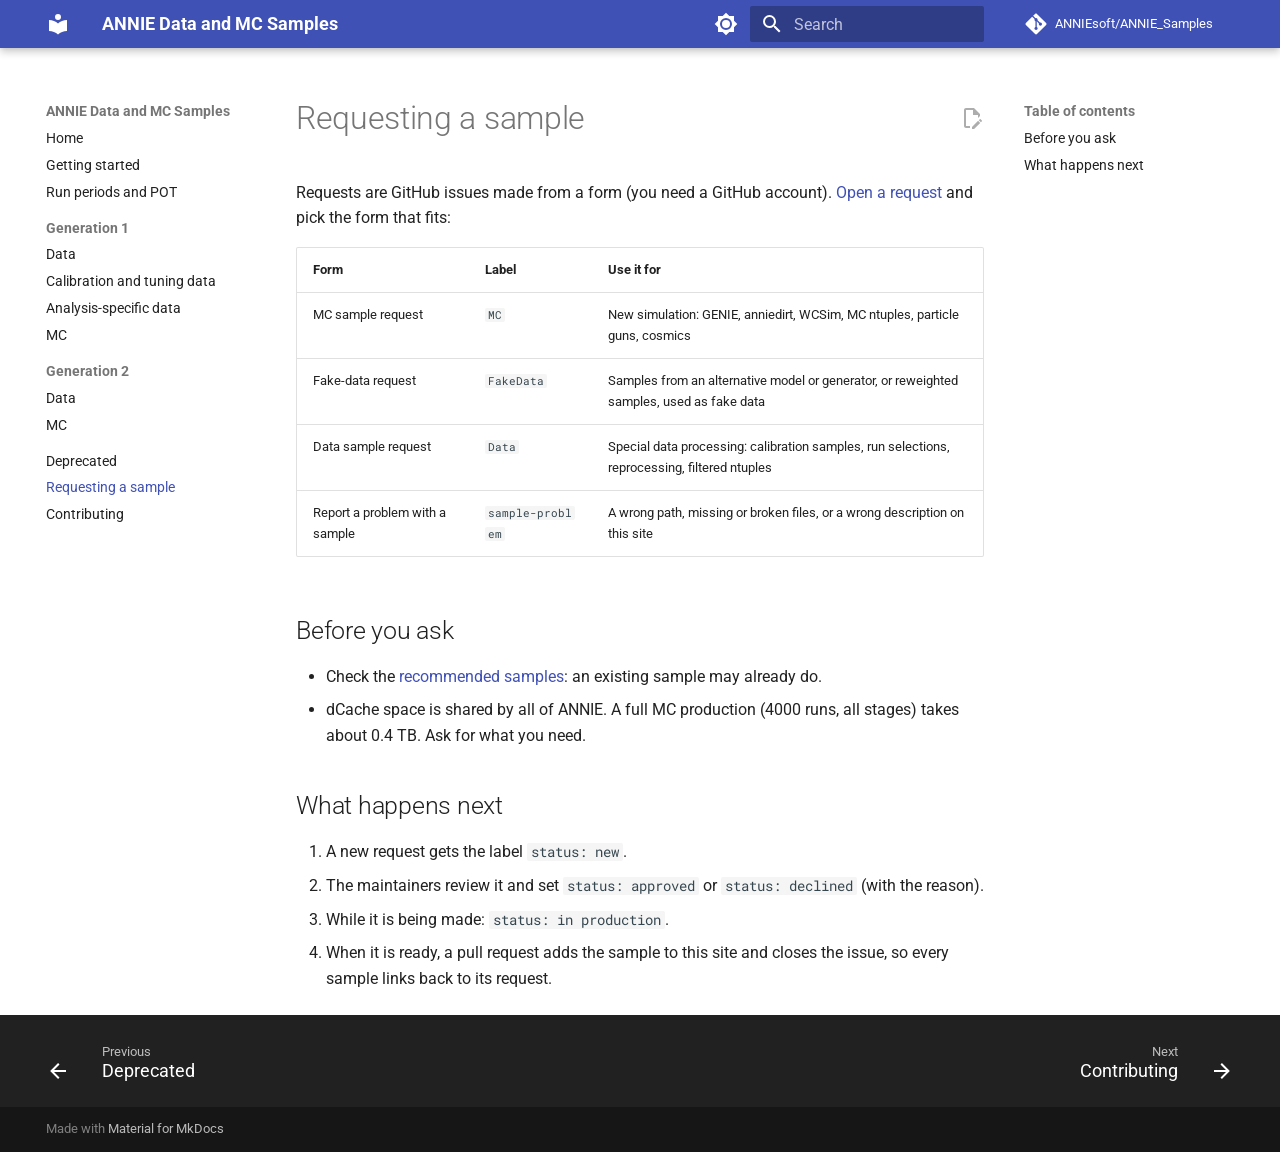
<file: requests/index.html>
<!doctype html>
<html lang="en" class="no-js">
  <head>
    
      <meta charset="utf-8">
      <meta name="viewport" content="width=device-width,initial-scale=1">
      
        <meta name="description" content="ANNIE production data and simulation samples, where to find them, and how to request new ones.">
      
      
        <meta name="author" content="Steven Doran">
      
      
        <link rel="canonical" href="https://anniesoft.github.io/ANNIE_Samples/requests/">
      
      
        <link rel="prev" href="../deprecated/">
      
      
        <link rel="next" href="../contributing/">
      
      
        
      
      
      <link rel="icon" href="../assets/images/favicon.png">
      <meta name="generator" content="mkdocs-1.6.1, mkdocs-material-9.8.1">
    
    
      
        <title>Requesting a sample - ANNIE Data and MC Samples</title>
      
    
    
      <link rel="stylesheet" href="../assets/stylesheets/main.57a0d79d.min.css">
      
        
        <link rel="stylesheet" href="../assets/stylesheets/palette.fb2fffe2.min.css">
      
      


    
    
      
    
    
      
        
        
        <link rel="preconnect" href="https://fonts.gstatic.com" crossorigin>
        <link rel="stylesheet" href="https://fonts.googleapis.com/css?family=Roboto:300,300i,400,400i,700,700i%7CRoboto+Mono:400,400i,700,700i&display=fallback">
        <style>:root{--md-text-font:"Roboto";--md-code-font:"Roboto Mono"}</style>
      
    
    
      <link rel="stylesheet" href="../stylesheets/extra.css">
    
    <script>__md_scope=new URL("..",location),__md_hash=e=>[...e].reduce(((e,_)=>(e<<5)-e+_.charCodeAt(0)),0),__md_get=(e,_=localStorage,t=__md_scope)=>JSON.parse(_.getItem(t.pathname+"."+e)),__md_set=(e,_,t=localStorage,a=__md_scope)=>{try{t.setItem(a.pathname+"."+e,JSON.stringify(_))}catch(e){}}</script>
    
      

    
    
  </head>
  
  
    
    
      
    
    
    
    
    <body dir="ltr" data-md-color-scheme="default" data-md-color-primary="indigo" data-md-color-accent="amber">
  
    
    <input class="md-toggle" data-md-toggle="drawer" type="checkbox" id="__drawer" autocomplete="off">
    <input class="md-toggle" data-md-toggle="search" type="checkbox" id="__search" autocomplete="off">
    <label class="md-overlay" for="__drawer"></label>
    <div data-md-component="skip">
      
        
        <a href="#requesting-a-sample" class="md-skip">
          Skip to content
        </a>
      
    </div>
    <div data-md-component="announce">
      
    </div>
    
    
      

  

<header class="md-header md-header--shadow" data-md-component="header">
  <nav class="md-header__inner md-grid" aria-label="Header">
    <a href=".." title="ANNIE Data and MC Samples" class="md-header__button md-logo" aria-label="ANNIE Data and MC Samples" data-md-component="logo">
      
  
  <svg xmlns="http://www.w3.org/2000/svg" viewBox="0 0 24 24"><path d="M12 8a3 3 0 0 0 3-3 3 3 0 0 0-3-3 3 3 0 0 0-3 3 3 3 0 0 0 3 3m0 3.54C9.64 9.35 6.5 8 3 8v11c3.5 0 6.64 1.35 9 3.54 2.36-2.19 5.5-3.54 9-3.54V8c-3.5 0-6.64 1.35-9 3.54"/></svg>

    </a>
    <label class="md-header__button md-icon" for="__drawer">
      
      <svg xmlns="http://www.w3.org/2000/svg" viewBox="0 0 24 24"><path d="M3 6h18v2H3zm0 5h18v2H3zm0 5h18v2H3z"/></svg>
    </label>
    <div class="md-header__title" data-md-component="header-title">
      <div class="md-header__ellipsis">
        <div class="md-header__topic">
          <span class="md-ellipsis">
            ANNIE Data and MC Samples
          </span>
        </div>
        <div class="md-header__topic" data-md-component="header-topic">
          <span class="md-ellipsis">
            
              Requesting a sample
            
          </span>
        </div>
      </div>
    </div>
    
      
        <form class="md-header__option" data-md-component="palette">
  
    
    
    
    <input class="md-option" data-md-color-media="(prefers-color-scheme: light)" data-md-color-scheme="default" data-md-color-primary="indigo" data-md-color-accent="amber"  aria-label="Switch to dark mode"  type="radio" name="__palette" id="__palette_0">
    
      <label class="md-header__button md-icon" title="Switch to dark mode" for="__palette_1" hidden>
        <svg xmlns="http://www.w3.org/2000/svg" viewBox="0 0 24 24"><path d="M12 8a4 4 0 0 0-4 4 4 4 0 0 0 4 4 4 4 0 0 0 4-4 4 4 0 0 0-4-4m0 10a6 6 0 0 1-6-6 6 6 0 0 1 6-6 6 6 0 0 1 6 6 6 6 0 0 1-6 6m8-9.31V4h-4.69L12 .69 8.69 4H4v4.69L.69 12 4 15.31V20h4.69L12 23.31 15.31 20H20v-4.69L23.31 12z"/></svg>
      </label>
    
  
    
    
    
    <input class="md-option" data-md-color-media="(prefers-color-scheme: dark)" data-md-color-scheme="slate" data-md-color-primary="indigo" data-md-color-accent="amber"  aria-label="Switch to light mode"  type="radio" name="__palette" id="__palette_1">
    
      <label class="md-header__button md-icon" title="Switch to light mode" for="__palette_0" hidden>
        <svg xmlns="http://www.w3.org/2000/svg" viewBox="0 0 24 24"><path d="M12 18c-.89 0-1.74-.2-2.5-.55C11.56 16.5 13 14.42 13 12s-1.44-4.5-3.5-5.45C10.26 6.2 11.11 6 12 6a6 6 0 0 1 6 6 6 6 0 0 1-6 6m8-9.31V4h-4.69L12 .69 8.69 4H4v4.69L.69 12 4 15.31V20h4.69L12 23.31 15.31 20H20v-4.69L23.31 12z"/></svg>
      </label>
    
  
</form>
      
    
    
      <script>var palette=__md_get("__palette");if(palette&&palette.color){if("(prefers-color-scheme)"===palette.color.media){var media=matchMedia("(prefers-color-scheme: light)"),input=document.querySelector(media.matches?"[data-md-color-media='(prefers-color-scheme: light)']":"[data-md-color-media='(prefers-color-scheme: dark)']");palette.color.media=input.getAttribute("data-md-color-media"),palette.color.scheme=input.getAttribute("data-md-color-scheme"),palette.color.primary=input.getAttribute("data-md-color-primary"),palette.color.accent=input.getAttribute("data-md-color-accent")}for(var[key,value]of Object.entries(palette.color))document.body.setAttribute("data-md-color-"+key,value)}</script>
    
    
    
      
      
        <label class="md-header__button md-icon" for="__search">
          
          <svg xmlns="http://www.w3.org/2000/svg" viewBox="0 0 24 24"><path d="M9.5 3A6.5 6.5 0 0 1 16 9.5c0 1.61-.59 3.09-1.56 4.23l.27.27h.79l5 5-1.5 1.5-5-5v-.79l-.27-.27A6.52 6.52 0 0 1 9.5 16 6.5 6.5 0 0 1 3 9.5 6.5 6.5 0 0 1 9.5 3m0 2C7 5 5 7 5 9.5S7 14 9.5 14 14 12 14 9.5 12 5 9.5 5"/></svg>
        </label>
        <div class="md-search" data-md-component="search" role="dialog">
  <label class="md-search__overlay" for="__search"></label>
  <div class="md-search__inner" role="search">
    <form class="md-search__form" name="search">
      <input type="text" class="md-search__input" name="query" aria-label="Search" placeholder="Search" autocapitalize="off" autocorrect="off" autocomplete="off" spellcheck="false" data-md-component="search-query" required>
      <label class="md-search__icon md-icon" for="__search">
        
        <svg xmlns="http://www.w3.org/2000/svg" viewBox="0 0 24 24"><path d="M9.5 3A6.5 6.5 0 0 1 16 9.5c0 1.61-.59 3.09-1.56 4.23l.27.27h.79l5 5-1.5 1.5-5-5v-.79l-.27-.27A6.52 6.52 0 0 1 9.5 16 6.5 6.5 0 0 1 3 9.5 6.5 6.5 0 0 1 9.5 3m0 2C7 5 5 7 5 9.5S7 14 9.5 14 14 12 14 9.5 12 5 9.5 5"/></svg>
        
        <svg xmlns="http://www.w3.org/2000/svg" viewBox="0 0 24 24"><path d="M20 11v2H8l5.5 5.5-1.42 1.42L4.16 12l7.92-7.92L13.5 5.5 8 11z"/></svg>
      </label>
      <nav class="md-search__options" aria-label="Search">
        
        <button type="reset" class="md-search__icon md-icon" title="Clear" aria-label="Clear" tabindex="-1">
          
          <svg xmlns="http://www.w3.org/2000/svg" viewBox="0 0 24 24"><path d="M19 6.41 17.59 5 12 10.59 6.41 5 5 6.41 10.59 12 5 17.59 6.41 19 12 13.41 17.59 19 19 17.59 13.41 12z"/></svg>
        </button>
      </nav>
      
    </form>
    <div class="md-search__output">
      <div class="md-search__scrollwrap" tabindex="0" data-md-scrollfix>
        <div class="md-search-result" data-md-component="search-result">
          <div class="md-search-result__meta">
            Initializing search
          </div>
          <ol class="md-search-result__list" role="presentation"></ol>
        </div>
      </div>
    </div>
  </div>
</div>
      
    
    
      <div class="md-header__source">
        <a href="https://github.com/ANNIEsoft/ANNIE_Samples" title="Go to repository" class="md-source" data-md-component="source">
  <div class="md-source__icon md-icon">
    
    <svg xmlns="http://www.w3.org/2000/svg" viewBox="0 0 448 512"><!--! Font Awesome Free 7.1.0 by @fontawesome - https://fontawesome.com License - https://fontawesome.com/license/free (Icons: CC BY 4.0, Fonts: SIL OFL 1.1, Code: MIT License) Copyright 2025 Fonticons, Inc.--><path d="M439.6 236.1 244 40.5c-5.4-5.5-12.8-8.5-20.4-8.5s-15 3-20.4 8.4L162.5 81l51.5 51.5c27.1-9.1 52.7 16.8 43.4 43.7l49.7 49.7c34.2-11.8 61.2 31 35.5 56.7-26.5 26.5-70.2-2.9-56-37.3L240.3 199v121.9c25.3 12.5 22.3 41.8 9.1 55-6.4 6.4-15.2 10.1-24.3 10.1s-17.8-3.6-24.3-10.1c-17.6-17.6-11.1-46.9 11.2-56v-123c-20.8-8.5-24.6-30.7-18.6-45L142.6 101 8.5 235.1C3 240.6 0 247.9 0 255.5s3 15 8.5 20.4l195.6 195.7c5.4 5.4 12.7 8.4 20.4 8.4s15-3 20.4-8.4l194.7-194.7c5.4-5.4 8.4-12.8 8.4-20.4s-3-15-8.4-20.4"/></svg>
  </div>
  <div class="md-source__repository">
    ANNIEsoft/ANNIE_Samples
  </div>
</a>
      </div>
    
  </nav>
  
</header>
    
    <div class="md-container" data-md-component="container">
      
      
        
          
        
      
      <main class="md-main" data-md-component="main">
        <div class="md-main__inner md-grid">
          
            
              
              <div class="md-sidebar md-sidebar--primary" data-md-component="sidebar" data-md-type="navigation" >
                <div class="md-sidebar__scrollwrap">
                  <div class="md-sidebar__inner">
                    



<nav class="md-nav md-nav--primary" aria-label="Navigation" data-md-level="0">
  <label class="md-nav__title" for="__drawer">
    <a href=".." title="ANNIE Data and MC Samples" class="md-nav__button md-logo" aria-label="ANNIE Data and MC Samples" data-md-component="logo">
      
  
  <svg xmlns="http://www.w3.org/2000/svg" viewBox="0 0 24 24"><path d="M12 8a3 3 0 0 0 3-3 3 3 0 0 0-3-3 3 3 0 0 0-3 3 3 3 0 0 0 3 3m0 3.54C9.64 9.35 6.5 8 3 8v11c3.5 0 6.64 1.35 9 3.54 2.36-2.19 5.5-3.54 9-3.54V8c-3.5 0-6.64 1.35-9 3.54"/></svg>

    </a>
    ANNIE Data and MC Samples
  </label>
  
    <div class="md-nav__source">
      <a href="https://github.com/ANNIEsoft/ANNIE_Samples" title="Go to repository" class="md-source" data-md-component="source">
  <div class="md-source__icon md-icon">
    
    <svg xmlns="http://www.w3.org/2000/svg" viewBox="0 0 448 512"><!--! Font Awesome Free 7.1.0 by @fontawesome - https://fontawesome.com License - https://fontawesome.com/license/free (Icons: CC BY 4.0, Fonts: SIL OFL 1.1, Code: MIT License) Copyright 2025 Fonticons, Inc.--><path d="M439.6 236.1 244 40.5c-5.4-5.5-12.8-8.5-20.4-8.5s-15 3-20.4 8.4L162.5 81l51.5 51.5c27.1-9.1 52.7 16.8 43.4 43.7l49.7 49.7c34.2-11.8 61.2 31 35.5 56.7-26.5 26.5-70.2-2.9-56-37.3L240.3 199v121.9c25.3 12.5 22.3 41.8 9.1 55-6.4 6.4-15.2 10.1-24.3 10.1s-17.8-3.6-24.3-10.1c-17.6-17.6-11.1-46.9 11.2-56v-123c-20.8-8.5-24.6-30.7-18.6-45L142.6 101 8.5 235.1C3 240.6 0 247.9 0 255.5s3 15 8.5 20.4l195.6 195.7c5.4 5.4 12.7 8.4 20.4 8.4s15-3 20.4-8.4l194.7-194.7c5.4-5.4 8.4-12.8 8.4-20.4s-3-15-8.4-20.4"/></svg>
  </div>
  <div class="md-source__repository">
    ANNIEsoft/ANNIE_Samples
  </div>
</a>
    </div>
  
  <ul class="md-nav__list" data-md-scrollfix>
    
      
      
  
  
  
  
    <li class="md-nav__item">
      <a href=".." class="md-nav__link">
        
  
  
  <span class="md-ellipsis">
    
  
    Home
  

    
  </span>
  
  

      </a>
    </li>
  

    
      
      
  
  
  
  
    <li class="md-nav__item">
      <a href="../getting-started/" class="md-nav__link">
        
  
  
  <span class="md-ellipsis">
    
  
    Getting started
  

    
  </span>
  
  

      </a>
    </li>
  

    
      
      
  
  
  
  
    <li class="md-nav__item">
      <a href="../run-periods/" class="md-nav__link">
        
  
  
  <span class="md-ellipsis">
    
  
    Run periods and POT
  

    
  </span>
  
  

      </a>
    </li>
  

    
      
      
  
  
  
  
    
    
    
    
      
        
        
      
    
    
    <li class="md-nav__item md-nav__item--section md-nav__item--nested">
      
        
        
        <input class="md-nav__toggle md-toggle " type="checkbox" id="__nav_4" >
        
          
          <label class="md-nav__link" for="__nav_4" id="__nav_4_label" tabindex="">
            
  
  
  <span class="md-ellipsis">
    
  
    Generation 1
  

    
  </span>
  
  

            <span class="md-nav__icon md-icon"></span>
          </label>
        
        <nav class="md-nav" data-md-level="1" aria-labelledby="__nav_4_label" aria-expanded="false">
          <label class="md-nav__title" for="__nav_4">
            <span class="md-nav__icon md-icon"></span>
            
  
    Generation 1
  

          </label>
          <ul class="md-nav__list" data-md-scrollfix>
            
              
                
  
  
  
  
    <li class="md-nav__item">
      <a href="../gen1/data/" class="md-nav__link">
        
  
  
  <span class="md-ellipsis">
    
  
    Data
  

    
  </span>
  
  

      </a>
    </li>
  

              
            
              
                
  
  
  
  
    <li class="md-nav__item">
      <a href="../gen1/calibration/" class="md-nav__link">
        
  
  
  <span class="md-ellipsis">
    
  
    Calibration and tuning data
  

    
  </span>
  
  

      </a>
    </li>
  

              
            
              
                
  
  
  
  
    <li class="md-nav__item">
      <a href="../gen1/analysis-specific/" class="md-nav__link">
        
  
  
  <span class="md-ellipsis">
    
  
    Analysis-specific data
  

    
  </span>
  
  

      </a>
    </li>
  

              
            
              
                
  
  
  
  
    <li class="md-nav__item">
      <a href="../gen1/mc/" class="md-nav__link">
        
  
  
  <span class="md-ellipsis">
    
  
    MC
  

    
  </span>
  
  

      </a>
    </li>
  

              
            
          </ul>
        </nav>
      
    </li>
  

    
      
      
  
  
  
  
    
    
    
    
      
        
        
      
    
    
    <li class="md-nav__item md-nav__item--section md-nav__item--nested">
      
        
        
        <input class="md-nav__toggle md-toggle " type="checkbox" id="__nav_5" >
        
          
          <label class="md-nav__link" for="__nav_5" id="__nav_5_label" tabindex="">
            
  
  
  <span class="md-ellipsis">
    
  
    Generation 2
  

    
  </span>
  
  

            <span class="md-nav__icon md-icon"></span>
          </label>
        
        <nav class="md-nav" data-md-level="1" aria-labelledby="__nav_5_label" aria-expanded="false">
          <label class="md-nav__title" for="__nav_5">
            <span class="md-nav__icon md-icon"></span>
            
  
    Generation 2
  

          </label>
          <ul class="md-nav__list" data-md-scrollfix>
            
              
                
  
  
  
  
    <li class="md-nav__item">
      <a href="../gen2/data/" class="md-nav__link">
        
  
  
  <span class="md-ellipsis">
    
  
    Data
  

    
  </span>
  
  

      </a>
    </li>
  

              
            
              
                
  
  
  
  
    <li class="md-nav__item">
      <a href="../gen2/mc/" class="md-nav__link">
        
  
  
  <span class="md-ellipsis">
    
  
    MC
  

    
  </span>
  
  

      </a>
    </li>
  

              
            
          </ul>
        </nav>
      
    </li>
  

    
      
      
  
  
  
  
    <li class="md-nav__item">
      <a href="../deprecated/" class="md-nav__link">
        
  
  
  <span class="md-ellipsis">
    
  
    Deprecated
  

    
  </span>
  
  

      </a>
    </li>
  

    
      
      
  
  
    
  
  
  
    <li class="md-nav__item md-nav__item--active">
      
      <input class="md-nav__toggle md-toggle" type="checkbox" id="__toc">
      
      
        
      
      
        <label class="md-nav__link md-nav__link--active" for="__toc">
          
  
  
  <span class="md-ellipsis">
    
  
    Requesting a sample
  

    
  </span>
  
  

          <span class="md-nav__icon md-icon"></span>
        </label>
      
      <a href="./" class="md-nav__link md-nav__link--active">
        
  
  
  <span class="md-ellipsis">
    
  
    Requesting a sample
  

    
  </span>
  
  

      </a>
      
        

<nav class="md-nav md-nav--secondary" aria-label="Table of contents">
  
  
  
    
  
  
    <label class="md-nav__title" for="__toc">
      <span class="md-nav__icon md-icon"></span>
      Table of contents
    </label>
    <ul class="md-nav__list" data-md-component="toc" data-md-scrollfix>
      
        <li class="md-nav__item">
  <a href="#before-you-ask" class="md-nav__link">
    <span class="md-ellipsis">
      
        Before you ask
      
    </span>
  </a>
  
</li>
      
        <li class="md-nav__item">
  <a href="#what-happens-next" class="md-nav__link">
    <span class="md-ellipsis">
      
        What happens next
      
    </span>
  </a>
  
</li>
      
    </ul>
  
</nav>
      
    </li>
  

    
      
      
  
  
  
  
    <li class="md-nav__item">
      <a href="../contributing/" class="md-nav__link">
        
  
  
  <span class="md-ellipsis">
    
  
    Contributing
  

    
  </span>
  
  

      </a>
    </li>
  

    
  </ul>
</nav>
                  </div>
                </div>
              </div>
            
            
              
              <div class="md-sidebar md-sidebar--secondary" data-md-component="sidebar" data-md-type="toc" >
                <div class="md-sidebar__scrollwrap">
                  <div class="md-sidebar__inner">
                    

<nav class="md-nav md-nav--secondary" aria-label="Table of contents">
  
  
  
    
  
  
    <label class="md-nav__title" for="__toc">
      <span class="md-nav__icon md-icon"></span>
      Table of contents
    </label>
    <ul class="md-nav__list" data-md-component="toc" data-md-scrollfix>
      
        <li class="md-nav__item">
  <a href="#before-you-ask" class="md-nav__link">
    <span class="md-ellipsis">
      
        Before you ask
      
    </span>
  </a>
  
</li>
      
        <li class="md-nav__item">
  <a href="#what-happens-next" class="md-nav__link">
    <span class="md-ellipsis">
      
        What happens next
      
    </span>
  </a>
  
</li>
      
    </ul>
  
</nav>
                  </div>
                </div>
              </div>
            
          
          
            <div class="md-content" data-md-component="content">
              
              <article class="md-content__inner md-typeset">
                
                  


  
    <a href="https://github.com/ANNIEsoft/ANNIE_Samples/edit/main/docs/requests.md" title="Edit this page" class="md-content__button md-icon" rel="edit">
      
      <svg xmlns="http://www.w3.org/2000/svg" viewBox="0 0 24 24"><path d="M10 20H6V4h7v5h5v3.1l2-2V8l-6-6H6c-1.1 0-2 .9-2 2v16c0 1.1.9 2 2 2h4zm10.2-7c.1 0 .3.1.4.2l1.3 1.3c.2.2.2.6 0 .8l-1 1-2.1-2.1 1-1c.1-.1.2-.2.4-.2m0 3.9L14.1 23H12v-2.1l6.1-6.1z"/></svg>
    </a>
  
  


<h1 id="requesting-a-sample">Requesting a sample<a class="headerlink" href="#requesting-a-sample" title="Permanent link">&para;</a></h1>
<p>Requests are GitHub issues made from a form (you need a GitHub account).
<a href="https://github.com/ANNIEsoft/ANNIE_Samples/issues/new/choose">Open a request</a> and pick the form that fits:</p>
<table>
<thead>
<tr>
<th>Form</th>
<th>Label</th>
<th>Use it for</th>
</tr>
</thead>
<tbody>
<tr>
<td>MC sample request</td>
<td><code>MC</code></td>
<td>New simulation: GENIE, anniedirt, WCSim, MC ntuples, particle guns, cosmics</td>
</tr>
<tr>
<td>Fake-data request</td>
<td><code>FakeData</code></td>
<td>Samples from an alternative model or generator, or reweighted samples, used as fake data</td>
</tr>
<tr>
<td>Data sample request</td>
<td><code>Data</code></td>
<td>Special data processing: calibration samples, run selections, reprocessing, filtered ntuples</td>
</tr>
<tr>
<td>Report a problem with a sample</td>
<td><code>sample-problem</code></td>
<td>A wrong path, missing or broken files, or a wrong description on this site</td>
</tr>
</tbody>
</table>
<h2 id="before-you-ask">Before you ask<a class="headerlink" href="#before-you-ask" title="Permanent link">&para;</a></h2>
<ul>
<li>Check the <a href="../#recommended-samples">recommended samples</a>: an existing sample may already do.</li>
<li>dCache space is shared by all of ANNIE. A full MC production (4000 runs, all stages) takes about
  0.4 TB. Ask for what you need.</li>
</ul>
<h2 id="what-happens-next">What happens next<a class="headerlink" href="#what-happens-next" title="Permanent link">&para;</a></h2>
<ol>
<li>A new request gets the label <code>status: new</code>.</li>
<li>The maintainers review it and set <code>status: approved</code> or <code>status: declined</code> (with the reason).</li>
<li>While it is being made: <code>status: in production</code>.</li>
<li>When it is ready, a pull request adds the sample to this site and closes the issue, so every sample
   links back to its request.</li>
</ol>












                
              </article>
            </div>
          
          
<script>var target=document.getElementById(location.hash.slice(1));target&&target.name&&(target.checked=target.name.startsWith("__tabbed_"))</script>
        </div>
        
          <button type="button" class="md-top md-icon" data-md-component="top" hidden>
  
  <svg xmlns="http://www.w3.org/2000/svg" viewBox="0 0 24 24"><path d="M13 20h-2V8l-5.5 5.5-1.42-1.42L12 4.16l7.92 7.92-1.42 1.42L13 8z"/></svg>
  Back to top
</button>
        
      </main>
      
        <footer class="md-footer">
  
    
      
      <nav class="md-footer__inner md-grid" aria-label="Footer" >
        
          
          <a href="../deprecated/" class="md-footer__link md-footer__link--prev" aria-label="Previous: Deprecated">
            <div class="md-footer__button md-icon">
              
              <svg xmlns="http://www.w3.org/2000/svg" viewBox="0 0 24 24"><path d="M20 11v2H8l5.5 5.5-1.42 1.42L4.16 12l7.92-7.92L13.5 5.5 8 11z"/></svg>
            </div>
            <div class="md-footer__title">
              <span class="md-footer__direction">
                Previous
              </span>
              <div class="md-ellipsis">
                Deprecated
              </div>
            </div>
          </a>
        
        
          
          <a href="../contributing/" class="md-footer__link md-footer__link--next" aria-label="Next: Contributing">
            <div class="md-footer__title">
              <span class="md-footer__direction">
                Next
              </span>
              <div class="md-ellipsis">
                Contributing
              </div>
            </div>
            <div class="md-footer__button md-icon">
              
              <svg xmlns="http://www.w3.org/2000/svg" viewBox="0 0 24 24"><path d="M4 11v2h12l-5.5 5.5 1.42 1.42L19.84 12l-7.92-7.92L10.5 5.5 16 11z"/></svg>
            </div>
          </a>
        
      </nav>
    
  
  <div class="md-footer-meta md-typeset">
    <div class="md-footer-meta__inner md-grid">
      <div class="md-copyright">
  
  
    Made with
    <a href="https://squidfunk.github.io/mkdocs-material/" target="_blank" rel="noopener">
      Material for MkDocs
    </a>
  
</div>
      
    </div>
  </div>
</footer>
      
    </div>
    <div class="md-dialog" data-md-component="dialog">
      <div class="md-dialog__inner md-typeset"></div>
    </div>
    
    
    
      
      
      <script id="__config" type="application/json">{"annotate": null, "base": "..", "features": ["navigation.sections", "navigation.top", "navigation.footer", "content.action.edit", "content.code.copy", "search.highlight", "toc.follow"], "search": "../assets/javascripts/workers/search.a7633da7.min.js", "tags": null, "translations": {"clipboard.copied": "Copied to clipboard", "clipboard.copy": "Copy to clipboard", "search.result.more.one": "1 more on this page", "search.result.more.other": "# more on this page", "search.result.none": "No matching documents", "search.result.one": "1 matching document", "search.result.other": "# matching documents", "search.result.placeholder": "Type to start searching", "search.result.term.missing": "Missing", "select.version": "Select version"}, "version": null}</script>
    
    
      <script src="../assets/javascripts/bundle.a5f9d56c.min.js"></script>
      
    
  </body>
</html>
</file>
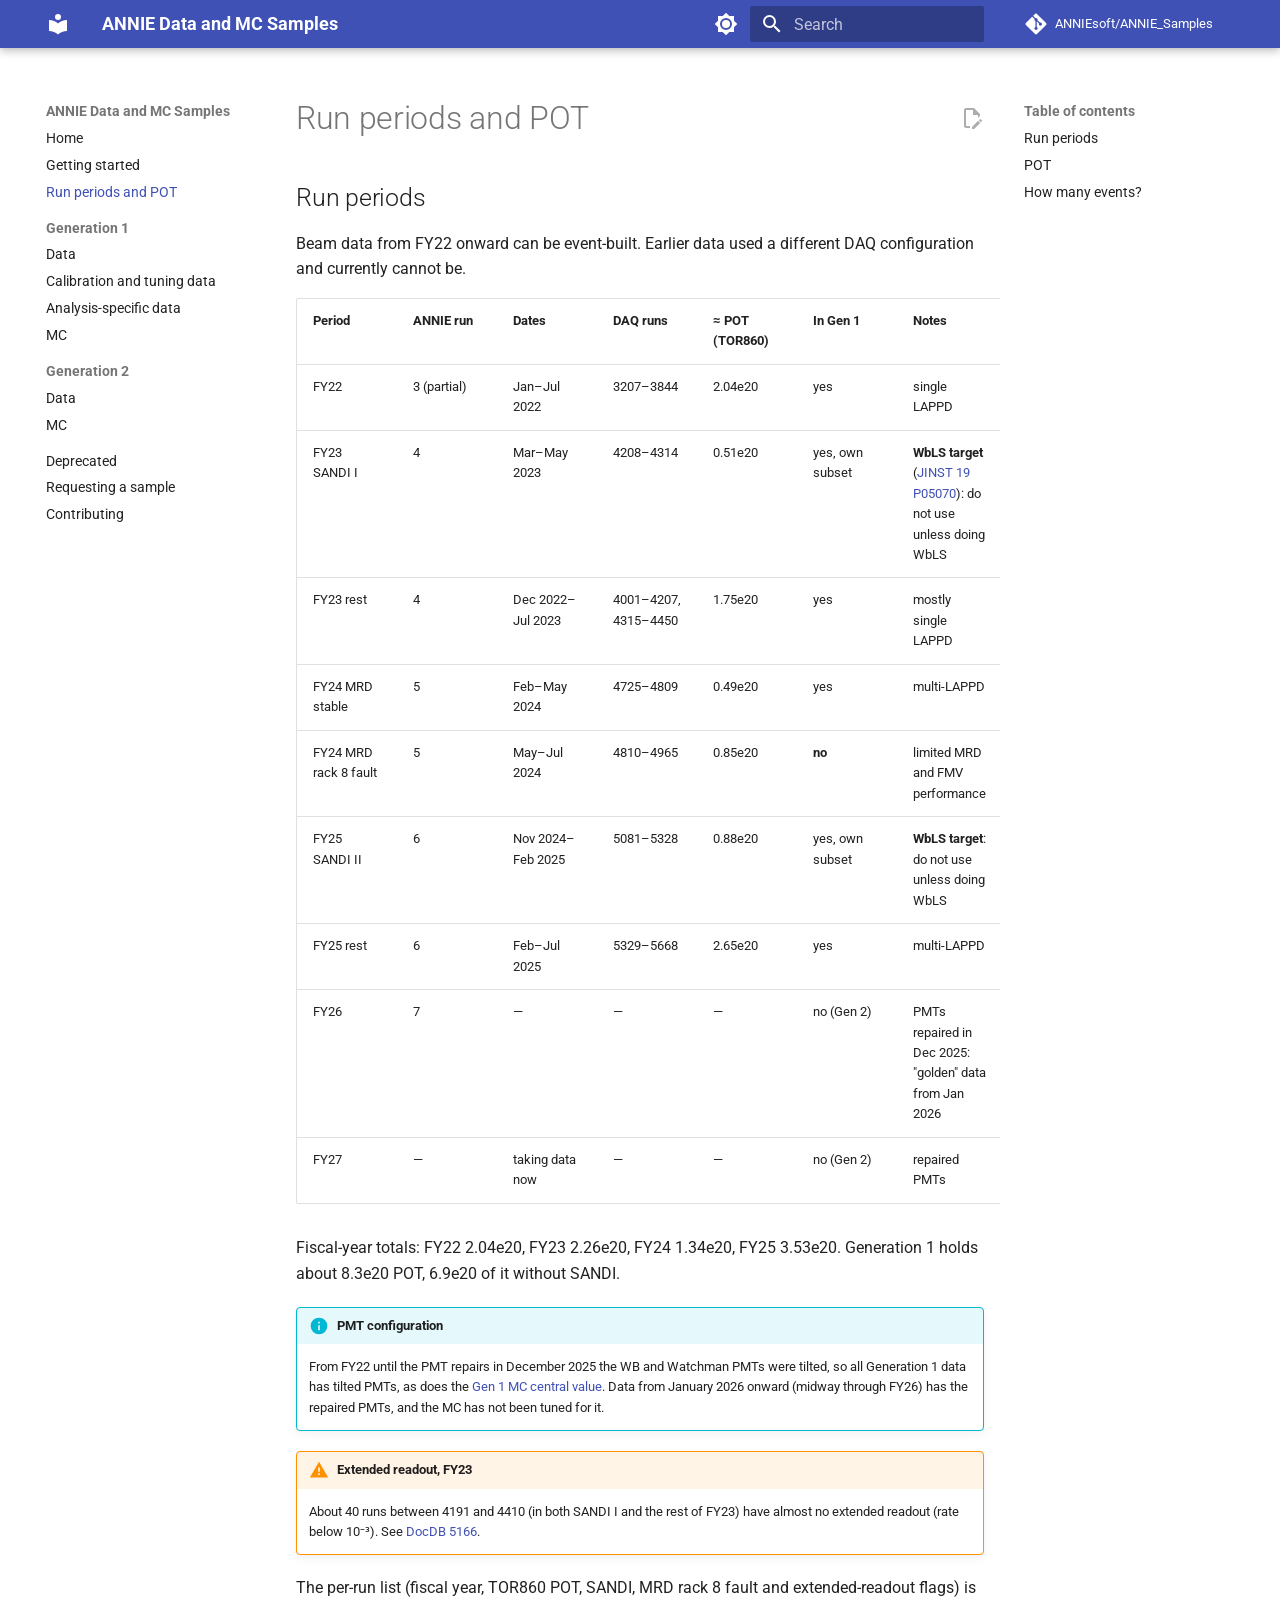
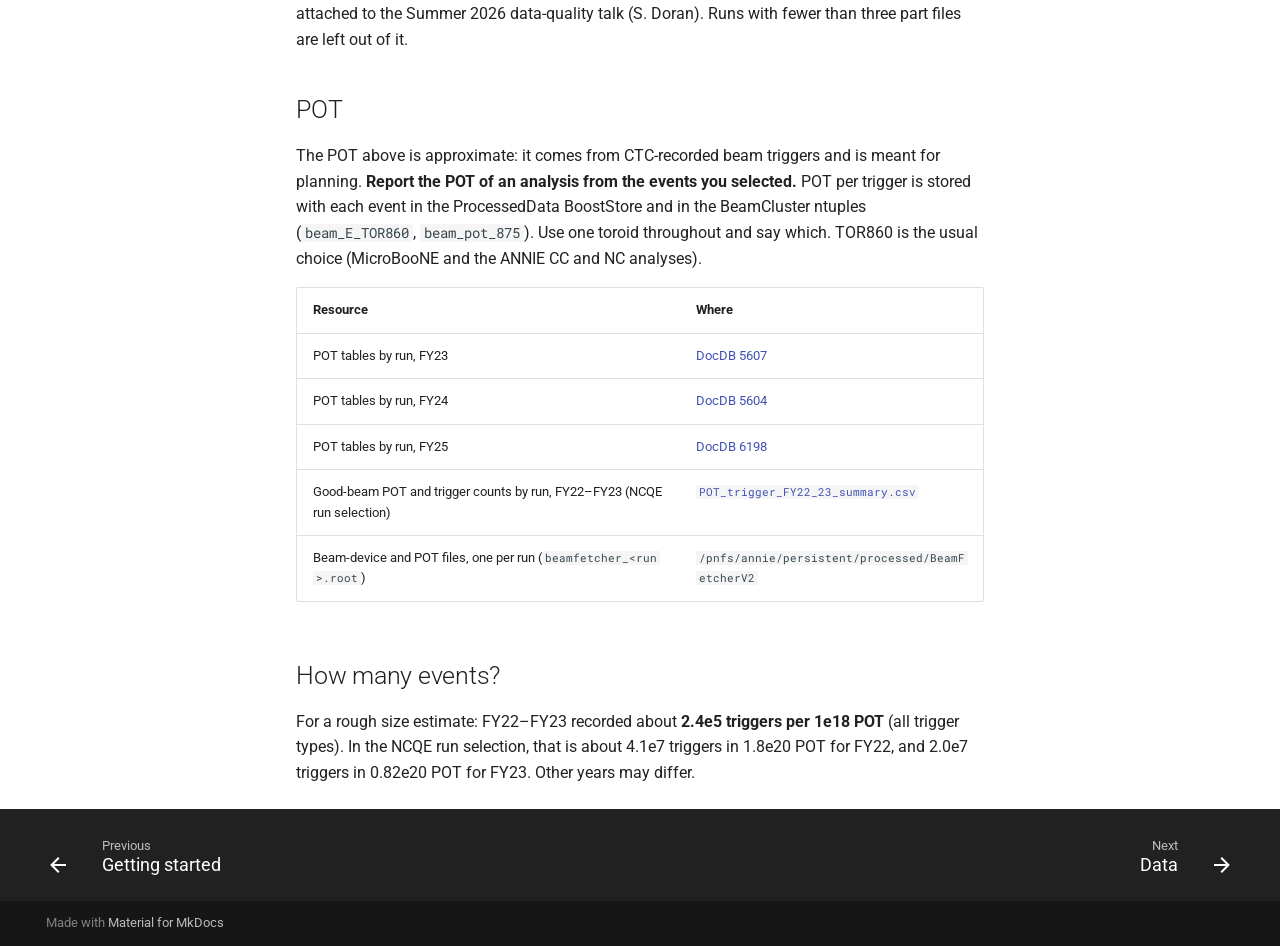
<file: run-periods/index.html>
<!doctype html>
<html lang="en" class="no-js">
  <head>
    
      <meta charset="utf-8">
      <meta name="viewport" content="width=device-width,initial-scale=1">
      
        <meta name="description" content="ANNIE production data and simulation samples, where to find them, and how to request new ones.">
      
      
        <meta name="author" content="Steven Doran">
      
      
        <link rel="canonical" href="https://anniesoft.github.io/ANNIE_Samples/run-periods/">
      
      
        <link rel="prev" href="../getting-started/">
      
      
        <link rel="next" href="../gen1/data/">
      
      
        
      
      
      <link rel="icon" href="../assets/images/favicon.png">
      <meta name="generator" content="mkdocs-1.6.1, mkdocs-material-9.8.1">
    
    
      
        <title>Run periods and POT - ANNIE Data and MC Samples</title>
      
    
    
      <link rel="stylesheet" href="../assets/stylesheets/main.57a0d79d.min.css">
      
        
        <link rel="stylesheet" href="../assets/stylesheets/palette.fb2fffe2.min.css">
      
      


    
    
      
    
    
      
        
        
        <link rel="preconnect" href="https://fonts.gstatic.com" crossorigin>
        <link rel="stylesheet" href="https://fonts.googleapis.com/css?family=Roboto:300,300i,400,400i,700,700i%7CRoboto+Mono:400,400i,700,700i&display=fallback">
        <style>:root{--md-text-font:"Roboto";--md-code-font:"Roboto Mono"}</style>
      
    
    
      <link rel="stylesheet" href="../stylesheets/extra.css">
    
    <script>__md_scope=new URL("..",location),__md_hash=e=>[...e].reduce(((e,_)=>(e<<5)-e+_.charCodeAt(0)),0),__md_get=(e,_=localStorage,t=__md_scope)=>JSON.parse(_.getItem(t.pathname+"."+e)),__md_set=(e,_,t=localStorage,a=__md_scope)=>{try{t.setItem(a.pathname+"."+e,JSON.stringify(_))}catch(e){}}</script>
    
      

    
    
  </head>
  
  
    
    
      
    
    
    
    
    <body dir="ltr" data-md-color-scheme="default" data-md-color-primary="indigo" data-md-color-accent="amber">
  
    
    <input class="md-toggle" data-md-toggle="drawer" type="checkbox" id="__drawer" autocomplete="off">
    <input class="md-toggle" data-md-toggle="search" type="checkbox" id="__search" autocomplete="off">
    <label class="md-overlay" for="__drawer"></label>
    <div data-md-component="skip">
      
        
        <a href="#run-periods-and-pot" class="md-skip">
          Skip to content
        </a>
      
    </div>
    <div data-md-component="announce">
      
    </div>
    
    
      

  

<header class="md-header md-header--shadow" data-md-component="header">
  <nav class="md-header__inner md-grid" aria-label="Header">
    <a href=".." title="ANNIE Data and MC Samples" class="md-header__button md-logo" aria-label="ANNIE Data and MC Samples" data-md-component="logo">
      
  
  <svg xmlns="http://www.w3.org/2000/svg" viewBox="0 0 24 24"><path d="M12 8a3 3 0 0 0 3-3 3 3 0 0 0-3-3 3 3 0 0 0-3 3 3 3 0 0 0 3 3m0 3.54C9.64 9.35 6.5 8 3 8v11c3.5 0 6.64 1.35 9 3.54 2.36-2.19 5.5-3.54 9-3.54V8c-3.5 0-6.64 1.35-9 3.54"/></svg>

    </a>
    <label class="md-header__button md-icon" for="__drawer">
      
      <svg xmlns="http://www.w3.org/2000/svg" viewBox="0 0 24 24"><path d="M3 6h18v2H3zm0 5h18v2H3zm0 5h18v2H3z"/></svg>
    </label>
    <div class="md-header__title" data-md-component="header-title">
      <div class="md-header__ellipsis">
        <div class="md-header__topic">
          <span class="md-ellipsis">
            ANNIE Data and MC Samples
          </span>
        </div>
        <div class="md-header__topic" data-md-component="header-topic">
          <span class="md-ellipsis">
            
              Run periods and POT
            
          </span>
        </div>
      </div>
    </div>
    
      
        <form class="md-header__option" data-md-component="palette">
  
    
    
    
    <input class="md-option" data-md-color-media="(prefers-color-scheme: light)" data-md-color-scheme="default" data-md-color-primary="indigo" data-md-color-accent="amber"  aria-label="Switch to dark mode"  type="radio" name="__palette" id="__palette_0">
    
      <label class="md-header__button md-icon" title="Switch to dark mode" for="__palette_1" hidden>
        <svg xmlns="http://www.w3.org/2000/svg" viewBox="0 0 24 24"><path d="M12 8a4 4 0 0 0-4 4 4 4 0 0 0 4 4 4 4 0 0 0 4-4 4 4 0 0 0-4-4m0 10a6 6 0 0 1-6-6 6 6 0 0 1 6-6 6 6 0 0 1 6 6 6 6 0 0 1-6 6m8-9.31V4h-4.69L12 .69 8.69 4H4v4.69L.69 12 4 15.31V20h4.69L12 23.31 15.31 20H20v-4.69L23.31 12z"/></svg>
      </label>
    
  
    
    
    
    <input class="md-option" data-md-color-media="(prefers-color-scheme: dark)" data-md-color-scheme="slate" data-md-color-primary="indigo" data-md-color-accent="amber"  aria-label="Switch to light mode"  type="radio" name="__palette" id="__palette_1">
    
      <label class="md-header__button md-icon" title="Switch to light mode" for="__palette_0" hidden>
        <svg xmlns="http://www.w3.org/2000/svg" viewBox="0 0 24 24"><path d="M12 18c-.89 0-1.74-.2-2.5-.55C11.56 16.5 13 14.42 13 12s-1.44-4.5-3.5-5.45C10.26 6.2 11.11 6 12 6a6 6 0 0 1 6 6 6 6 0 0 1-6 6m8-9.31V4h-4.69L12 .69 8.69 4H4v4.69L.69 12 4 15.31V20h4.69L12 23.31 15.31 20H20v-4.69L23.31 12z"/></svg>
      </label>
    
  
</form>
      
    
    
      <script>var palette=__md_get("__palette");if(palette&&palette.color){if("(prefers-color-scheme)"===palette.color.media){var media=matchMedia("(prefers-color-scheme: light)"),input=document.querySelector(media.matches?"[data-md-color-media='(prefers-color-scheme: light)']":"[data-md-color-media='(prefers-color-scheme: dark)']");palette.color.media=input.getAttribute("data-md-color-media"),palette.color.scheme=input.getAttribute("data-md-color-scheme"),palette.color.primary=input.getAttribute("data-md-color-primary"),palette.color.accent=input.getAttribute("data-md-color-accent")}for(var[key,value]of Object.entries(palette.color))document.body.setAttribute("data-md-color-"+key,value)}</script>
    
    
    
      
      
        <label class="md-header__button md-icon" for="__search">
          
          <svg xmlns="http://www.w3.org/2000/svg" viewBox="0 0 24 24"><path d="M9.5 3A6.5 6.5 0 0 1 16 9.5c0 1.61-.59 3.09-1.56 4.23l.27.27h.79l5 5-1.5 1.5-5-5v-.79l-.27-.27A6.52 6.52 0 0 1 9.5 16 6.5 6.5 0 0 1 3 9.5 6.5 6.5 0 0 1 9.5 3m0 2C7 5 5 7 5 9.5S7 14 9.5 14 14 12 14 9.5 12 5 9.5 5"/></svg>
        </label>
        <div class="md-search" data-md-component="search" role="dialog">
  <label class="md-search__overlay" for="__search"></label>
  <div class="md-search__inner" role="search">
    <form class="md-search__form" name="search">
      <input type="text" class="md-search__input" name="query" aria-label="Search" placeholder="Search" autocapitalize="off" autocorrect="off" autocomplete="off" spellcheck="false" data-md-component="search-query" required>
      <label class="md-search__icon md-icon" for="__search">
        
        <svg xmlns="http://www.w3.org/2000/svg" viewBox="0 0 24 24"><path d="M9.5 3A6.5 6.5 0 0 1 16 9.5c0 1.61-.59 3.09-1.56 4.23l.27.27h.79l5 5-1.5 1.5-5-5v-.79l-.27-.27A6.52 6.52 0 0 1 9.5 16 6.5 6.5 0 0 1 3 9.5 6.5 6.5 0 0 1 9.5 3m0 2C7 5 5 7 5 9.5S7 14 9.5 14 14 12 14 9.5 12 5 9.5 5"/></svg>
        
        <svg xmlns="http://www.w3.org/2000/svg" viewBox="0 0 24 24"><path d="M20 11v2H8l5.5 5.5-1.42 1.42L4.16 12l7.92-7.92L13.5 5.5 8 11z"/></svg>
      </label>
      <nav class="md-search__options" aria-label="Search">
        
        <button type="reset" class="md-search__icon md-icon" title="Clear" aria-label="Clear" tabindex="-1">
          
          <svg xmlns="http://www.w3.org/2000/svg" viewBox="0 0 24 24"><path d="M19 6.41 17.59 5 12 10.59 6.41 5 5 6.41 10.59 12 5 17.59 6.41 19 12 13.41 17.59 19 19 17.59 13.41 12z"/></svg>
        </button>
      </nav>
      
    </form>
    <div class="md-search__output">
      <div class="md-search__scrollwrap" tabindex="0" data-md-scrollfix>
        <div class="md-search-result" data-md-component="search-result">
          <div class="md-search-result__meta">
            Initializing search
          </div>
          <ol class="md-search-result__list" role="presentation"></ol>
        </div>
      </div>
    </div>
  </div>
</div>
      
    
    
      <div class="md-header__source">
        <a href="https://github.com/ANNIEsoft/ANNIE_Samples" title="Go to repository" class="md-source" data-md-component="source">
  <div class="md-source__icon md-icon">
    
    <svg xmlns="http://www.w3.org/2000/svg" viewBox="0 0 448 512"><!--! Font Awesome Free 7.1.0 by @fontawesome - https://fontawesome.com License - https://fontawesome.com/license/free (Icons: CC BY 4.0, Fonts: SIL OFL 1.1, Code: MIT License) Copyright 2025 Fonticons, Inc.--><path d="M439.6 236.1 244 40.5c-5.4-5.5-12.8-8.5-20.4-8.5s-15 3-20.4 8.4L162.5 81l51.5 51.5c27.1-9.1 52.7 16.8 43.4 43.7l49.7 49.7c34.2-11.8 61.2 31 35.5 56.7-26.5 26.5-70.2-2.9-56-37.3L240.3 199v121.9c25.3 12.5 22.3 41.8 9.1 55-6.4 6.4-15.2 10.1-24.3 10.1s-17.8-3.6-24.3-10.1c-17.6-17.6-11.1-46.9 11.2-56v-123c-20.8-8.5-24.6-30.7-18.6-45L142.6 101 8.5 235.1C3 240.6 0 247.9 0 255.5s3 15 8.5 20.4l195.6 195.7c5.4 5.4 12.7 8.4 20.4 8.4s15-3 20.4-8.4l194.7-194.7c5.4-5.4 8.4-12.8 8.4-20.4s-3-15-8.4-20.4"/></svg>
  </div>
  <div class="md-source__repository">
    ANNIEsoft/ANNIE_Samples
  </div>
</a>
      </div>
    
  </nav>
  
</header>
    
    <div class="md-container" data-md-component="container">
      
      
        
          
        
      
      <main class="md-main" data-md-component="main">
        <div class="md-main__inner md-grid">
          
            
              
              <div class="md-sidebar md-sidebar--primary" data-md-component="sidebar" data-md-type="navigation" >
                <div class="md-sidebar__scrollwrap">
                  <div class="md-sidebar__inner">
                    



<nav class="md-nav md-nav--primary" aria-label="Navigation" data-md-level="0">
  <label class="md-nav__title" for="__drawer">
    <a href=".." title="ANNIE Data and MC Samples" class="md-nav__button md-logo" aria-label="ANNIE Data and MC Samples" data-md-component="logo">
      
  
  <svg xmlns="http://www.w3.org/2000/svg" viewBox="0 0 24 24"><path d="M12 8a3 3 0 0 0 3-3 3 3 0 0 0-3-3 3 3 0 0 0-3 3 3 3 0 0 0 3 3m0 3.54C9.64 9.35 6.5 8 3 8v11c3.5 0 6.64 1.35 9 3.54 2.36-2.19 5.5-3.54 9-3.54V8c-3.5 0-6.64 1.35-9 3.54"/></svg>

    </a>
    ANNIE Data and MC Samples
  </label>
  
    <div class="md-nav__source">
      <a href="https://github.com/ANNIEsoft/ANNIE_Samples" title="Go to repository" class="md-source" data-md-component="source">
  <div class="md-source__icon md-icon">
    
    <svg xmlns="http://www.w3.org/2000/svg" viewBox="0 0 448 512"><!--! Font Awesome Free 7.1.0 by @fontawesome - https://fontawesome.com License - https://fontawesome.com/license/free (Icons: CC BY 4.0, Fonts: SIL OFL 1.1, Code: MIT License) Copyright 2025 Fonticons, Inc.--><path d="M439.6 236.1 244 40.5c-5.4-5.5-12.8-8.5-20.4-8.5s-15 3-20.4 8.4L162.5 81l51.5 51.5c27.1-9.1 52.7 16.8 43.4 43.7l49.7 49.7c34.2-11.8 61.2 31 35.5 56.7-26.5 26.5-70.2-2.9-56-37.3L240.3 199v121.9c25.3 12.5 22.3 41.8 9.1 55-6.4 6.4-15.2 10.1-24.3 10.1s-17.8-3.6-24.3-10.1c-17.6-17.6-11.1-46.9 11.2-56v-123c-20.8-8.5-24.6-30.7-18.6-45L142.6 101 8.5 235.1C3 240.6 0 247.9 0 255.5s3 15 8.5 20.4l195.6 195.7c5.4 5.4 12.7 8.4 20.4 8.4s15-3 20.4-8.4l194.7-194.7c5.4-5.4 8.4-12.8 8.4-20.4s-3-15-8.4-20.4"/></svg>
  </div>
  <div class="md-source__repository">
    ANNIEsoft/ANNIE_Samples
  </div>
</a>
    </div>
  
  <ul class="md-nav__list" data-md-scrollfix>
    
      
      
  
  
  
  
    <li class="md-nav__item">
      <a href=".." class="md-nav__link">
        
  
  
  <span class="md-ellipsis">
    
  
    Home
  

    
  </span>
  
  

      </a>
    </li>
  

    
      
      
  
  
  
  
    <li class="md-nav__item">
      <a href="../getting-started/" class="md-nav__link">
        
  
  
  <span class="md-ellipsis">
    
  
    Getting started
  

    
  </span>
  
  

      </a>
    </li>
  

    
      
      
  
  
    
  
  
  
    <li class="md-nav__item md-nav__item--active">
      
      <input class="md-nav__toggle md-toggle" type="checkbox" id="__toc">
      
      
        
      
      
        <label class="md-nav__link md-nav__link--active" for="__toc">
          
  
  
  <span class="md-ellipsis">
    
  
    Run periods and POT
  

    
  </span>
  
  

          <span class="md-nav__icon md-icon"></span>
        </label>
      
      <a href="./" class="md-nav__link md-nav__link--active">
        
  
  
  <span class="md-ellipsis">
    
  
    Run periods and POT
  

    
  </span>
  
  

      </a>
      
        

<nav class="md-nav md-nav--secondary" aria-label="Table of contents">
  
  
  
    
  
  
    <label class="md-nav__title" for="__toc">
      <span class="md-nav__icon md-icon"></span>
      Table of contents
    </label>
    <ul class="md-nav__list" data-md-component="toc" data-md-scrollfix>
      
        <li class="md-nav__item">
  <a href="#run-periods" class="md-nav__link">
    <span class="md-ellipsis">
      
        Run periods
      
    </span>
  </a>
  
</li>
      
        <li class="md-nav__item">
  <a href="#pot" class="md-nav__link">
    <span class="md-ellipsis">
      
        POT
      
    </span>
  </a>
  
</li>
      
        <li class="md-nav__item">
  <a href="#how-many-events" class="md-nav__link">
    <span class="md-ellipsis">
      
        How many events?
      
    </span>
  </a>
  
</li>
      
    </ul>
  
</nav>
      
    </li>
  

    
      
      
  
  
  
  
    
    
    
    
      
        
        
      
    
    
    <li class="md-nav__item md-nav__item--section md-nav__item--nested">
      
        
        
        <input class="md-nav__toggle md-toggle " type="checkbox" id="__nav_4" >
        
          
          <label class="md-nav__link" for="__nav_4" id="__nav_4_label" tabindex="">
            
  
  
  <span class="md-ellipsis">
    
  
    Generation 1
  

    
  </span>
  
  

            <span class="md-nav__icon md-icon"></span>
          </label>
        
        <nav class="md-nav" data-md-level="1" aria-labelledby="__nav_4_label" aria-expanded="false">
          <label class="md-nav__title" for="__nav_4">
            <span class="md-nav__icon md-icon"></span>
            
  
    Generation 1
  

          </label>
          <ul class="md-nav__list" data-md-scrollfix>
            
              
                
  
  
  
  
    <li class="md-nav__item">
      <a href="../gen1/data/" class="md-nav__link">
        
  
  
  <span class="md-ellipsis">
    
  
    Data
  

    
  </span>
  
  

      </a>
    </li>
  

              
            
              
                
  
  
  
  
    <li class="md-nav__item">
      <a href="../gen1/calibration/" class="md-nav__link">
        
  
  
  <span class="md-ellipsis">
    
  
    Calibration and tuning data
  

    
  </span>
  
  

      </a>
    </li>
  

              
            
              
                
  
  
  
  
    <li class="md-nav__item">
      <a href="../gen1/analysis-specific/" class="md-nav__link">
        
  
  
  <span class="md-ellipsis">
    
  
    Analysis-specific data
  

    
  </span>
  
  

      </a>
    </li>
  

              
            
              
                
  
  
  
  
    <li class="md-nav__item">
      <a href="../gen1/mc/" class="md-nav__link">
        
  
  
  <span class="md-ellipsis">
    
  
    MC
  

    
  </span>
  
  

      </a>
    </li>
  

              
            
          </ul>
        </nav>
      
    </li>
  

    
      
      
  
  
  
  
    
    
    
    
      
        
        
      
    
    
    <li class="md-nav__item md-nav__item--section md-nav__item--nested">
      
        
        
        <input class="md-nav__toggle md-toggle " type="checkbox" id="__nav_5" >
        
          
          <label class="md-nav__link" for="__nav_5" id="__nav_5_label" tabindex="">
            
  
  
  <span class="md-ellipsis">
    
  
    Generation 2
  

    
  </span>
  
  

            <span class="md-nav__icon md-icon"></span>
          </label>
        
        <nav class="md-nav" data-md-level="1" aria-labelledby="__nav_5_label" aria-expanded="false">
          <label class="md-nav__title" for="__nav_5">
            <span class="md-nav__icon md-icon"></span>
            
  
    Generation 2
  

          </label>
          <ul class="md-nav__list" data-md-scrollfix>
            
              
                
  
  
  
  
    <li class="md-nav__item">
      <a href="../gen2/data/" class="md-nav__link">
        
  
  
  <span class="md-ellipsis">
    
  
    Data
  

    
  </span>
  
  

      </a>
    </li>
  

              
            
              
                
  
  
  
  
    <li class="md-nav__item">
      <a href="../gen2/mc/" class="md-nav__link">
        
  
  
  <span class="md-ellipsis">
    
  
    MC
  

    
  </span>
  
  

      </a>
    </li>
  

              
            
          </ul>
        </nav>
      
    </li>
  

    
      
      
  
  
  
  
    <li class="md-nav__item">
      <a href="../deprecated/" class="md-nav__link">
        
  
  
  <span class="md-ellipsis">
    
  
    Deprecated
  

    
  </span>
  
  

      </a>
    </li>
  

    
      
      
  
  
  
  
    <li class="md-nav__item">
      <a href="../requests/" class="md-nav__link">
        
  
  
  <span class="md-ellipsis">
    
  
    Requesting a sample
  

    
  </span>
  
  

      </a>
    </li>
  

    
      
      
  
  
  
  
    <li class="md-nav__item">
      <a href="../contributing/" class="md-nav__link">
        
  
  
  <span class="md-ellipsis">
    
  
    Contributing
  

    
  </span>
  
  

      </a>
    </li>
  

    
  </ul>
</nav>
                  </div>
                </div>
              </div>
            
            
              
              <div class="md-sidebar md-sidebar--secondary" data-md-component="sidebar" data-md-type="toc" >
                <div class="md-sidebar__scrollwrap">
                  <div class="md-sidebar__inner">
                    

<nav class="md-nav md-nav--secondary" aria-label="Table of contents">
  
  
  
    
  
  
    <label class="md-nav__title" for="__toc">
      <span class="md-nav__icon md-icon"></span>
      Table of contents
    </label>
    <ul class="md-nav__list" data-md-component="toc" data-md-scrollfix>
      
        <li class="md-nav__item">
  <a href="#run-periods" class="md-nav__link">
    <span class="md-ellipsis">
      
        Run periods
      
    </span>
  </a>
  
</li>
      
        <li class="md-nav__item">
  <a href="#pot" class="md-nav__link">
    <span class="md-ellipsis">
      
        POT
      
    </span>
  </a>
  
</li>
      
        <li class="md-nav__item">
  <a href="#how-many-events" class="md-nav__link">
    <span class="md-ellipsis">
      
        How many events?
      
    </span>
  </a>
  
</li>
      
    </ul>
  
</nav>
                  </div>
                </div>
              </div>
            
          
          
            <div class="md-content" data-md-component="content">
              
              <article class="md-content__inner md-typeset">
                
                  


  
    <a href="https://github.com/ANNIEsoft/ANNIE_Samples/edit/main/docs/run-periods.md" title="Edit this page" class="md-content__button md-icon" rel="edit">
      
      <svg xmlns="http://www.w3.org/2000/svg" viewBox="0 0 24 24"><path d="M10 20H6V4h7v5h5v3.1l2-2V8l-6-6H6c-1.1 0-2 .9-2 2v16c0 1.1.9 2 2 2h4zm10.2-7c.1 0 .3.1.4.2l1.3 1.3c.2.2.2.6 0 .8l-1 1-2.1-2.1 1-1c.1-.1.2-.2.4-.2m0 3.9L14.1 23H12v-2.1l6.1-6.1z"/></svg>
    </a>
  
  


<h1 id="run-periods-and-pot">Run periods and POT<a class="headerlink" href="#run-periods-and-pot" title="Permanent link">&para;</a></h1>
<h2 id="run-periods">Run periods<a class="headerlink" href="#run-periods" title="Permanent link">&para;</a></h2>
<p>Beam data from FY22 onward can be event-built. Earlier data used a different DAQ configuration and
currently cannot be.</p>
<table>
<thead>
<tr>
<th>Period</th>
<th>ANNIE run</th>
<th>Dates</th>
<th>DAQ runs</th>
<th>≈ POT (TOR860)</th>
<th>In Gen 1</th>
<th>Notes</th>
</tr>
</thead>
<tbody>
<tr>
<td>FY22</td>
<td>3 (partial)</td>
<td>Jan–Jul 2022</td>
<td>3207–3844</td>
<td>2.04e20</td>
<td>yes</td>
<td>single LAPPD</td>
</tr>
<tr>
<td>FY23 SANDI I</td>
<td>4</td>
<td>Mar–May 2023</td>
<td>4208–4314</td>
<td>0.51e20</td>
<td>yes, own subset</td>
<td><strong>WbLS target</strong> (<a href="https://iopscience.iop.org/article/10.1088/1748-0221/19/05/P05070">JINST 19 P05070</a>): do not use unless doing WbLS</td>
</tr>
<tr>
<td>FY23 rest</td>
<td>4</td>
<td>Dec 2022–Jul 2023</td>
<td>4001–4207, 4315–4450</td>
<td>1.75e20</td>
<td>yes</td>
<td>mostly single LAPPD</td>
</tr>
<tr>
<td>FY24 MRD stable</td>
<td>5</td>
<td>Feb–May 2024</td>
<td>4725–4809</td>
<td>0.49e20</td>
<td>yes</td>
<td>multi-LAPPD</td>
</tr>
<tr>
<td>FY24 MRD rack 8 fault</td>
<td>5</td>
<td>May–Jul 2024</td>
<td>4810–4965</td>
<td>0.85e20</td>
<td><strong>no</strong></td>
<td>limited MRD and FMV performance</td>
</tr>
<tr>
<td>FY25 SANDI II</td>
<td>6</td>
<td>Nov 2024–Feb 2025</td>
<td>5081–5328</td>
<td>0.88e20</td>
<td>yes, own subset</td>
<td><strong>WbLS target</strong>: do not use unless doing WbLS</td>
</tr>
<tr>
<td>FY25 rest</td>
<td>6</td>
<td>Feb–Jul 2025</td>
<td>5329–5668</td>
<td>2.65e20</td>
<td>yes</td>
<td>multi-LAPPD</td>
</tr>
<tr>
<td>FY26</td>
<td>7</td>
<td>—</td>
<td>—</td>
<td>—</td>
<td>no (Gen 2)</td>
<td>PMTs repaired in Dec 2025: "golden" data from Jan 2026</td>
</tr>
<tr>
<td>FY27</td>
<td>—</td>
<td>taking data now</td>
<td>—</td>
<td>—</td>
<td>no (Gen 2)</td>
<td>repaired PMTs</td>
</tr>
</tbody>
</table>
<p>Fiscal-year totals: FY22 2.04e20, FY23 2.26e20, FY24 1.34e20, FY25 3.53e20. Generation 1 holds about
8.3e20 POT, 6.9e20 of it without SANDI.</p>
<div class="admonition info">
<p class="admonition-title">PMT configuration</p>
<p>From FY22 until the PMT repairs in December 2025 the WB and Watchman PMTs were tilted, so all
Generation 1 data has tilted PMTs, as does the <a href="../gen1/mc/#tunings">Gen 1 MC central value</a>. Data from
January 2026 onward (midway through FY26) has the repaired PMTs, and the MC has not been tuned for it.</p>
</div>
<div class="admonition warning">
<p class="admonition-title">Extended readout, FY23</p>
<p>About 40 runs between 4191 and 4410 (in both SANDI I and the rest of FY23) have almost no extended
readout (rate below 10⁻³). See
<a href="https://annie-docdb.fnal.gov/cgi-bin/sso/ShowDocument?docid=5166">DocDB 5166</a>.</p>
</div>
<p>The per-run list (fiscal year, TOR860 POT, SANDI, MRD rack 8 fault and extended-readout flags) is
attached to the Summer 2026 data-quality talk (S. Doran). Runs with fewer than three part files are left
out of it.</p>
<h2 id="pot">POT<a class="headerlink" href="#pot" title="Permanent link">&para;</a></h2>
<p>The POT above is approximate: it comes from CTC-recorded beam triggers and is meant for planning.
<strong>Report the POT of an analysis from the events you selected.</strong> POT per trigger is stored with each event
in the ProcessedData BoostStore and in the BeamCluster ntuples (<code>beam_E_TOR860</code>, <code>beam_pot_875</code>).
Use one toroid throughout and say which. TOR860 is the usual choice (MicroBooNE and the ANNIE CC and NC
analyses).</p>
<table>
<thead>
<tr>
<th>Resource</th>
<th>Where</th>
</tr>
</thead>
<tbody>
<tr>
<td>POT tables by run, FY23</td>
<td><a href="https://annie-docdb.fnal.gov/cgi-bin/sso/ShowDocument?docid=5607">DocDB 5607</a></td>
</tr>
<tr>
<td>POT tables by run, FY24</td>
<td><a href="https://annie-docdb.fnal.gov/cgi-bin/sso/ShowDocument?docid=5604">DocDB 5604</a></td>
</tr>
<tr>
<td>POT tables by run, FY25</td>
<td><a href="https://annie-docdb.fnal.gov/cgi-bin/sso/ShowDocument?docid=6198">DocDB 6198</a></td>
</tr>
<tr>
<td>Good-beam POT and trigger counts by run, FY22–FY23 (NCQE run selection)</td>
<td><a href="https://github.com/S81D/NCQE_XS_analysis/blob/main/lib/POT_trigger_FY22_23_summary.csv"><code>POT_trigger_FY22_23_summary.csv</code></a></td>
</tr>
<tr>
<td>Beam-device and POT files, one per run (<code>beamfetcher_&lt;run&gt;.root</code>)</td>
<td><code>/pnfs/annie/persistent/processed/BeamFetcherV2</code></td>
</tr>
</tbody>
</table>
<h2 id="how-many-events">How many events?<a class="headerlink" href="#how-many-events" title="Permanent link">&para;</a></h2>
<p>For a rough size estimate: FY22–FY23 recorded about <strong>2.4e5 triggers per 1e18 POT</strong> (all trigger types).
In the NCQE run selection, that is about 4.1e7 triggers in 1.8e20 POT for FY22, and 2.0e7 triggers in
0.82e20 POT for FY23. Other years may differ.</p>












                
              </article>
            </div>
          
          
<script>var target=document.getElementById(location.hash.slice(1));target&&target.name&&(target.checked=target.name.startsWith("__tabbed_"))</script>
        </div>
        
          <button type="button" class="md-top md-icon" data-md-component="top" hidden>
  
  <svg xmlns="http://www.w3.org/2000/svg" viewBox="0 0 24 24"><path d="M13 20h-2V8l-5.5 5.5-1.42-1.42L12 4.16l7.92 7.92-1.42 1.42L13 8z"/></svg>
  Back to top
</button>
        
      </main>
      
        <footer class="md-footer">
  
    
      
      <nav class="md-footer__inner md-grid" aria-label="Footer" >
        
          
          <a href="../getting-started/" class="md-footer__link md-footer__link--prev" aria-label="Previous: Getting started">
            <div class="md-footer__button md-icon">
              
              <svg xmlns="http://www.w3.org/2000/svg" viewBox="0 0 24 24"><path d="M20 11v2H8l5.5 5.5-1.42 1.42L4.16 12l7.92-7.92L13.5 5.5 8 11z"/></svg>
            </div>
            <div class="md-footer__title">
              <span class="md-footer__direction">
                Previous
              </span>
              <div class="md-ellipsis">
                Getting started
              </div>
            </div>
          </a>
        
        
          
          <a href="../gen1/data/" class="md-footer__link md-footer__link--next" aria-label="Next: Data">
            <div class="md-footer__title">
              <span class="md-footer__direction">
                Next
              </span>
              <div class="md-ellipsis">
                Data
              </div>
            </div>
            <div class="md-footer__button md-icon">
              
              <svg xmlns="http://www.w3.org/2000/svg" viewBox="0 0 24 24"><path d="M4 11v2h12l-5.5 5.5 1.42 1.42L19.84 12l-7.92-7.92L10.5 5.5 16 11z"/></svg>
            </div>
          </a>
        
      </nav>
    
  
  <div class="md-footer-meta md-typeset">
    <div class="md-footer-meta__inner md-grid">
      <div class="md-copyright">
  
  
    Made with
    <a href="https://squidfunk.github.io/mkdocs-material/" target="_blank" rel="noopener">
      Material for MkDocs
    </a>
  
</div>
      
    </div>
  </div>
</footer>
      
    </div>
    <div class="md-dialog" data-md-component="dialog">
      <div class="md-dialog__inner md-typeset"></div>
    </div>
    
    
    
      
      
      <script id="__config" type="application/json">{"annotate": null, "base": "..", "features": ["navigation.sections", "navigation.top", "navigation.footer", "content.action.edit", "content.code.copy", "search.highlight", "toc.follow"], "search": "../assets/javascripts/workers/search.a7633da7.min.js", "tags": null, "translations": {"clipboard.copied": "Copied to clipboard", "clipboard.copy": "Copy to clipboard", "search.result.more.one": "1 more on this page", "search.result.more.other": "# more on this page", "search.result.none": "No matching documents", "search.result.one": "1 matching document", "search.result.other": "# matching documents", "search.result.placeholder": "Type to start searching", "search.result.term.missing": "Missing", "select.version": "Select version"}, "version": null}</script>
    
    
      <script src="../assets/javascripts/bundle.a5f9d56c.min.js"></script>
      
    
  </body>
</html>
</file>
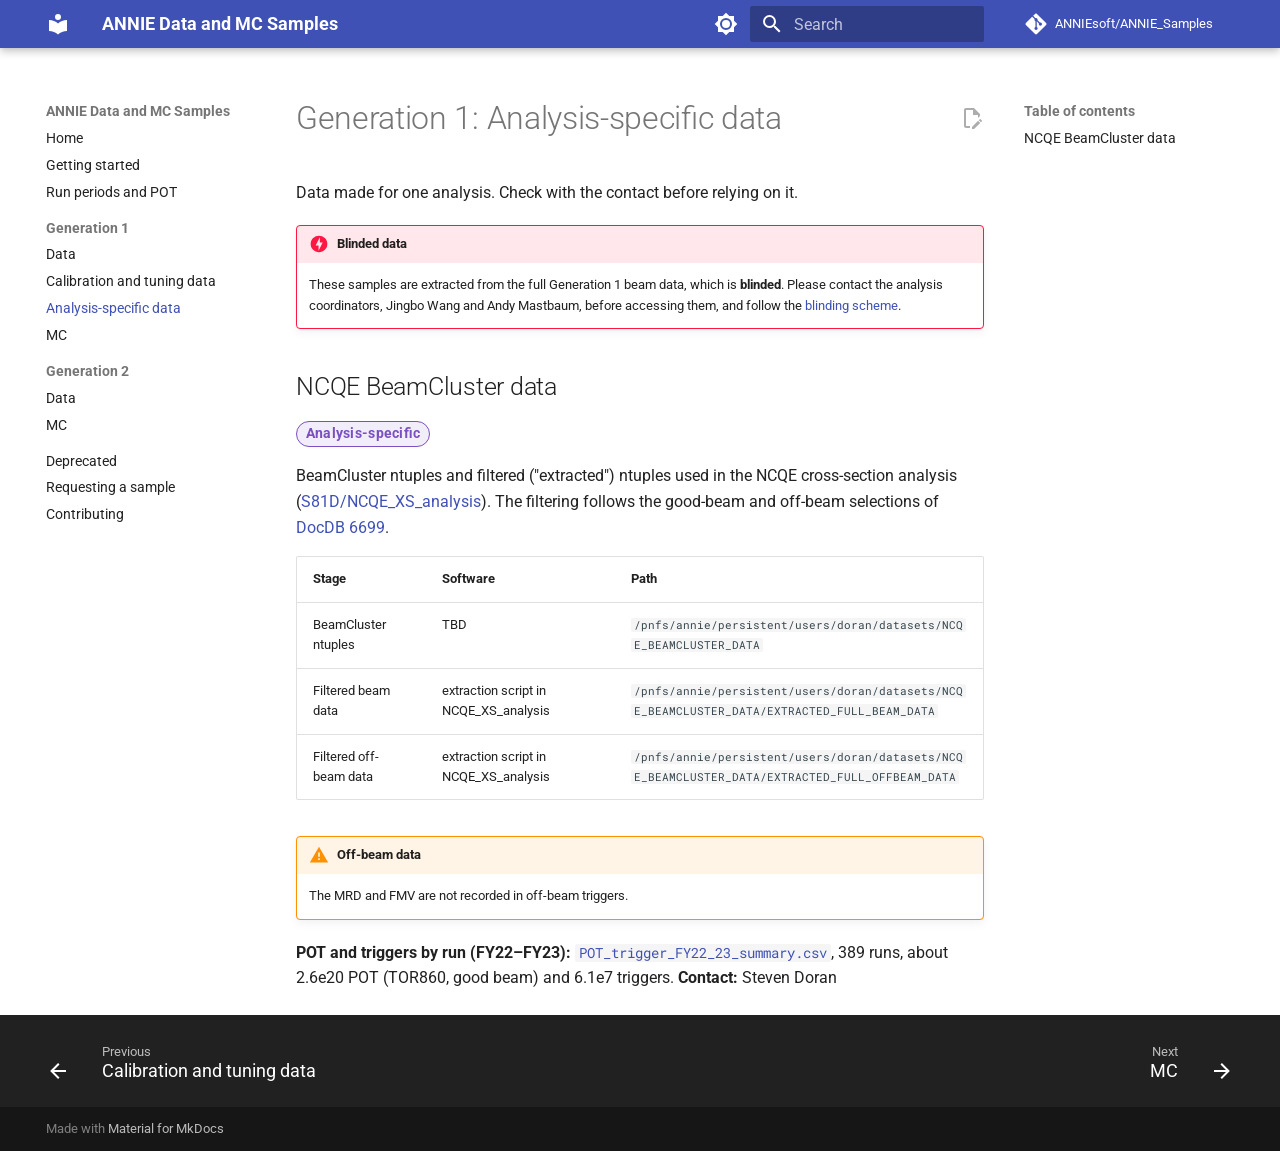
<file: gen1/analysis-specific/index.html>
<!doctype html>
<html lang="en" class="no-js">
  <head>
    
      <meta charset="utf-8">
      <meta name="viewport" content="width=device-width,initial-scale=1">
      
        <meta name="description" content="ANNIE production data and simulation samples, where to find them, and how to request new ones.">
      
      
        <meta name="author" content="Steven Doran">
      
      
        <link rel="canonical" href="https://anniesoft.github.io/ANNIE_Samples/gen1/analysis-specific/">
      
      
        <link rel="prev" href="../calibration/">
      
      
        <link rel="next" href="../mc/">
      
      
        
      
      
      <link rel="icon" href="../../assets/images/favicon.png">
      <meta name="generator" content="mkdocs-1.6.1, mkdocs-material-9.8.1">
    
    
      
        <title>Analysis-specific data - ANNIE Data and MC Samples</title>
      
    
    
      <link rel="stylesheet" href="../../assets/stylesheets/main.57a0d79d.min.css">
      
        
        <link rel="stylesheet" href="../../assets/stylesheets/palette.fb2fffe2.min.css">
      
      


    
    
      
    
    
      
        
        
        <link rel="preconnect" href="https://fonts.gstatic.com" crossorigin>
        <link rel="stylesheet" href="https://fonts.googleapis.com/css?family=Roboto:300,300i,400,400i,700,700i%7CRoboto+Mono:400,400i,700,700i&display=fallback">
        <style>:root{--md-text-font:"Roboto";--md-code-font:"Roboto Mono"}</style>
      
    
    
      <link rel="stylesheet" href="../../stylesheets/extra.css">
    
    <script>__md_scope=new URL("../..",location),__md_hash=e=>[...e].reduce(((e,_)=>(e<<5)-e+_.charCodeAt(0)),0),__md_get=(e,_=localStorage,t=__md_scope)=>JSON.parse(_.getItem(t.pathname+"."+e)),__md_set=(e,_,t=localStorage,a=__md_scope)=>{try{t.setItem(a.pathname+"."+e,JSON.stringify(_))}catch(e){}}</script>
    
      

    
    
  </head>
  
  
    
    
      
    
    
    
    
    <body dir="ltr" data-md-color-scheme="default" data-md-color-primary="indigo" data-md-color-accent="amber">
  
    
    <input class="md-toggle" data-md-toggle="drawer" type="checkbox" id="__drawer" autocomplete="off">
    <input class="md-toggle" data-md-toggle="search" type="checkbox" id="__search" autocomplete="off">
    <label class="md-overlay" for="__drawer"></label>
    <div data-md-component="skip">
      
        
        <a href="#generation-1-analysis-specific-data" class="md-skip">
          Skip to content
        </a>
      
    </div>
    <div data-md-component="announce">
      
    </div>
    
    
      

  

<header class="md-header md-header--shadow" data-md-component="header">
  <nav class="md-header__inner md-grid" aria-label="Header">
    <a href="../.." title="ANNIE Data and MC Samples" class="md-header__button md-logo" aria-label="ANNIE Data and MC Samples" data-md-component="logo">
      
  
  <svg xmlns="http://www.w3.org/2000/svg" viewBox="0 0 24 24"><path d="M12 8a3 3 0 0 0 3-3 3 3 0 0 0-3-3 3 3 0 0 0-3 3 3 3 0 0 0 3 3m0 3.54C9.64 9.35 6.5 8 3 8v11c3.5 0 6.64 1.35 9 3.54 2.36-2.19 5.5-3.54 9-3.54V8c-3.5 0-6.64 1.35-9 3.54"/></svg>

    </a>
    <label class="md-header__button md-icon" for="__drawer">
      
      <svg xmlns="http://www.w3.org/2000/svg" viewBox="0 0 24 24"><path d="M3 6h18v2H3zm0 5h18v2H3zm0 5h18v2H3z"/></svg>
    </label>
    <div class="md-header__title" data-md-component="header-title">
      <div class="md-header__ellipsis">
        <div class="md-header__topic">
          <span class="md-ellipsis">
            ANNIE Data and MC Samples
          </span>
        </div>
        <div class="md-header__topic" data-md-component="header-topic">
          <span class="md-ellipsis">
            
              Analysis-specific data
            
          </span>
        </div>
      </div>
    </div>
    
      
        <form class="md-header__option" data-md-component="palette">
  
    
    
    
    <input class="md-option" data-md-color-media="(prefers-color-scheme: light)" data-md-color-scheme="default" data-md-color-primary="indigo" data-md-color-accent="amber"  aria-label="Switch to dark mode"  type="radio" name="__palette" id="__palette_0">
    
      <label class="md-header__button md-icon" title="Switch to dark mode" for="__palette_1" hidden>
        <svg xmlns="http://www.w3.org/2000/svg" viewBox="0 0 24 24"><path d="M12 8a4 4 0 0 0-4 4 4 4 0 0 0 4 4 4 4 0 0 0 4-4 4 4 0 0 0-4-4m0 10a6 6 0 0 1-6-6 6 6 0 0 1 6-6 6 6 0 0 1 6 6 6 6 0 0 1-6 6m8-9.31V4h-4.69L12 .69 8.69 4H4v4.69L.69 12 4 15.31V20h4.69L12 23.31 15.31 20H20v-4.69L23.31 12z"/></svg>
      </label>
    
  
    
    
    
    <input class="md-option" data-md-color-media="(prefers-color-scheme: dark)" data-md-color-scheme="slate" data-md-color-primary="indigo" data-md-color-accent="amber"  aria-label="Switch to light mode"  type="radio" name="__palette" id="__palette_1">
    
      <label class="md-header__button md-icon" title="Switch to light mode" for="__palette_0" hidden>
        <svg xmlns="http://www.w3.org/2000/svg" viewBox="0 0 24 24"><path d="M12 18c-.89 0-1.74-.2-2.5-.55C11.56 16.5 13 14.42 13 12s-1.44-4.5-3.5-5.45C10.26 6.2 11.11 6 12 6a6 6 0 0 1 6 6 6 6 0 0 1-6 6m8-9.31V4h-4.69L12 .69 8.69 4H4v4.69L.69 12 4 15.31V20h4.69L12 23.31 15.31 20H20v-4.69L23.31 12z"/></svg>
      </label>
    
  
</form>
      
    
    
      <script>var palette=__md_get("__palette");if(palette&&palette.color){if("(prefers-color-scheme)"===palette.color.media){var media=matchMedia("(prefers-color-scheme: light)"),input=document.querySelector(media.matches?"[data-md-color-media='(prefers-color-scheme: light)']":"[data-md-color-media='(prefers-color-scheme: dark)']");palette.color.media=input.getAttribute("data-md-color-media"),palette.color.scheme=input.getAttribute("data-md-color-scheme"),palette.color.primary=input.getAttribute("data-md-color-primary"),palette.color.accent=input.getAttribute("data-md-color-accent")}for(var[key,value]of Object.entries(palette.color))document.body.setAttribute("data-md-color-"+key,value)}</script>
    
    
    
      
      
        <label class="md-header__button md-icon" for="__search">
          
          <svg xmlns="http://www.w3.org/2000/svg" viewBox="0 0 24 24"><path d="M9.5 3A6.5 6.5 0 0 1 16 9.5c0 1.61-.59 3.09-1.56 4.23l.27.27h.79l5 5-1.5 1.5-5-5v-.79l-.27-.27A6.52 6.52 0 0 1 9.5 16 6.5 6.5 0 0 1 3 9.5 6.5 6.5 0 0 1 9.5 3m0 2C7 5 5 7 5 9.5S7 14 9.5 14 14 12 14 9.5 12 5 9.5 5"/></svg>
        </label>
        <div class="md-search" data-md-component="search" role="dialog">
  <label class="md-search__overlay" for="__search"></label>
  <div class="md-search__inner" role="search">
    <form class="md-search__form" name="search">
      <input type="text" class="md-search__input" name="query" aria-label="Search" placeholder="Search" autocapitalize="off" autocorrect="off" autocomplete="off" spellcheck="false" data-md-component="search-query" required>
      <label class="md-search__icon md-icon" for="__search">
        
        <svg xmlns="http://www.w3.org/2000/svg" viewBox="0 0 24 24"><path d="M9.5 3A6.5 6.5 0 0 1 16 9.5c0 1.61-.59 3.09-1.56 4.23l.27.27h.79l5 5-1.5 1.5-5-5v-.79l-.27-.27A6.52 6.52 0 0 1 9.5 16 6.5 6.5 0 0 1 3 9.5 6.5 6.5 0 0 1 9.5 3m0 2C7 5 5 7 5 9.5S7 14 9.5 14 14 12 14 9.5 12 5 9.5 5"/></svg>
        
        <svg xmlns="http://www.w3.org/2000/svg" viewBox="0 0 24 24"><path d="M20 11v2H8l5.5 5.5-1.42 1.42L4.16 12l7.92-7.92L13.5 5.5 8 11z"/></svg>
      </label>
      <nav class="md-search__options" aria-label="Search">
        
        <button type="reset" class="md-search__icon md-icon" title="Clear" aria-label="Clear" tabindex="-1">
          
          <svg xmlns="http://www.w3.org/2000/svg" viewBox="0 0 24 24"><path d="M19 6.41 17.59 5 12 10.59 6.41 5 5 6.41 10.59 12 5 17.59 6.41 19 12 13.41 17.59 19 19 17.59 13.41 12z"/></svg>
        </button>
      </nav>
      
    </form>
    <div class="md-search__output">
      <div class="md-search__scrollwrap" tabindex="0" data-md-scrollfix>
        <div class="md-search-result" data-md-component="search-result">
          <div class="md-search-result__meta">
            Initializing search
          </div>
          <ol class="md-search-result__list" role="presentation"></ol>
        </div>
      </div>
    </div>
  </div>
</div>
      
    
    
      <div class="md-header__source">
        <a href="https://github.com/ANNIEsoft/ANNIE_Samples" title="Go to repository" class="md-source" data-md-component="source">
  <div class="md-source__icon md-icon">
    
    <svg xmlns="http://www.w3.org/2000/svg" viewBox="0 0 448 512"><!--! Font Awesome Free 7.1.0 by @fontawesome - https://fontawesome.com License - https://fontawesome.com/license/free (Icons: CC BY 4.0, Fonts: SIL OFL 1.1, Code: MIT License) Copyright 2025 Fonticons, Inc.--><path d="M439.6 236.1 244 40.5c-5.4-5.5-12.8-8.5-20.4-8.5s-15 3-20.4 8.4L162.5 81l51.5 51.5c27.1-9.1 52.7 16.8 43.4 43.7l49.7 49.7c34.2-11.8 61.2 31 35.5 56.7-26.5 26.5-70.2-2.9-56-37.3L240.3 199v121.9c25.3 12.5 22.3 41.8 9.1 55-6.4 6.4-15.2 10.1-24.3 10.1s-17.8-3.6-24.3-10.1c-17.6-17.6-11.1-46.9 11.2-56v-123c-20.8-8.5-24.6-30.7-18.6-45L142.6 101 8.5 235.1C3 240.6 0 247.9 0 255.5s3 15 8.5 20.4l195.6 195.7c5.4 5.4 12.7 8.4 20.4 8.4s15-3 20.4-8.4l194.7-194.7c5.4-5.4 8.4-12.8 8.4-20.4s-3-15-8.4-20.4"/></svg>
  </div>
  <div class="md-source__repository">
    ANNIEsoft/ANNIE_Samples
  </div>
</a>
      </div>
    
  </nav>
  
</header>
    
    <div class="md-container" data-md-component="container">
      
      
        
          
        
      
      <main class="md-main" data-md-component="main">
        <div class="md-main__inner md-grid">
          
            
              
              <div class="md-sidebar md-sidebar--primary" data-md-component="sidebar" data-md-type="navigation" >
                <div class="md-sidebar__scrollwrap">
                  <div class="md-sidebar__inner">
                    



<nav class="md-nav md-nav--primary" aria-label="Navigation" data-md-level="0">
  <label class="md-nav__title" for="__drawer">
    <a href="../.." title="ANNIE Data and MC Samples" class="md-nav__button md-logo" aria-label="ANNIE Data and MC Samples" data-md-component="logo">
      
  
  <svg xmlns="http://www.w3.org/2000/svg" viewBox="0 0 24 24"><path d="M12 8a3 3 0 0 0 3-3 3 3 0 0 0-3-3 3 3 0 0 0-3 3 3 3 0 0 0 3 3m0 3.54C9.64 9.35 6.5 8 3 8v11c3.5 0 6.64 1.35 9 3.54 2.36-2.19 5.5-3.54 9-3.54V8c-3.5 0-6.64 1.35-9 3.54"/></svg>

    </a>
    ANNIE Data and MC Samples
  </label>
  
    <div class="md-nav__source">
      <a href="https://github.com/ANNIEsoft/ANNIE_Samples" title="Go to repository" class="md-source" data-md-component="source">
  <div class="md-source__icon md-icon">
    
    <svg xmlns="http://www.w3.org/2000/svg" viewBox="0 0 448 512"><!--! Font Awesome Free 7.1.0 by @fontawesome - https://fontawesome.com License - https://fontawesome.com/license/free (Icons: CC BY 4.0, Fonts: SIL OFL 1.1, Code: MIT License) Copyright 2025 Fonticons, Inc.--><path d="M439.6 236.1 244 40.5c-5.4-5.5-12.8-8.5-20.4-8.5s-15 3-20.4 8.4L162.5 81l51.5 51.5c27.1-9.1 52.7 16.8 43.4 43.7l49.7 49.7c34.2-11.8 61.2 31 35.5 56.7-26.5 26.5-70.2-2.9-56-37.3L240.3 199v121.9c25.3 12.5 22.3 41.8 9.1 55-6.4 6.4-15.2 10.1-24.3 10.1s-17.8-3.6-24.3-10.1c-17.6-17.6-11.1-46.9 11.2-56v-123c-20.8-8.5-24.6-30.7-18.6-45L142.6 101 8.5 235.1C3 240.6 0 247.9 0 255.5s3 15 8.5 20.4l195.6 195.7c5.4 5.4 12.7 8.4 20.4 8.4s15-3 20.4-8.4l194.7-194.7c5.4-5.4 8.4-12.8 8.4-20.4s-3-15-8.4-20.4"/></svg>
  </div>
  <div class="md-source__repository">
    ANNIEsoft/ANNIE_Samples
  </div>
</a>
    </div>
  
  <ul class="md-nav__list" data-md-scrollfix>
    
      
      
  
  
  
  
    <li class="md-nav__item">
      <a href="../.." class="md-nav__link">
        
  
  
  <span class="md-ellipsis">
    
  
    Home
  

    
  </span>
  
  

      </a>
    </li>
  

    
      
      
  
  
  
  
    <li class="md-nav__item">
      <a href="../../getting-started/" class="md-nav__link">
        
  
  
  <span class="md-ellipsis">
    
  
    Getting started
  

    
  </span>
  
  

      </a>
    </li>
  

    
      
      
  
  
  
  
    <li class="md-nav__item">
      <a href="../../run-periods/" class="md-nav__link">
        
  
  
  <span class="md-ellipsis">
    
  
    Run periods and POT
  

    
  </span>
  
  

      </a>
    </li>
  

    
      
      
  
  
    
  
  
  
    
    
    
    
      
        
        
      
    
    
    <li class="md-nav__item md-nav__item--active md-nav__item--section md-nav__item--nested">
      
        
        
        <input class="md-nav__toggle md-toggle " type="checkbox" id="__nav_4" checked>
        
          
          <label class="md-nav__link" for="__nav_4" id="__nav_4_label" tabindex="">
            
  
  
  <span class="md-ellipsis">
    
  
    Generation 1
  

    
  </span>
  
  

            <span class="md-nav__icon md-icon"></span>
          </label>
        
        <nav class="md-nav" data-md-level="1" aria-labelledby="__nav_4_label" aria-expanded="true">
          <label class="md-nav__title" for="__nav_4">
            <span class="md-nav__icon md-icon"></span>
            
  
    Generation 1
  

          </label>
          <ul class="md-nav__list" data-md-scrollfix>
            
              
                
  
  
  
  
    <li class="md-nav__item">
      <a href="../data/" class="md-nav__link">
        
  
  
  <span class="md-ellipsis">
    
  
    Data
  

    
  </span>
  
  

      </a>
    </li>
  

              
            
              
                
  
  
  
  
    <li class="md-nav__item">
      <a href="../calibration/" class="md-nav__link">
        
  
  
  <span class="md-ellipsis">
    
  
    Calibration and tuning data
  

    
  </span>
  
  

      </a>
    </li>
  

              
            
              
                
  
  
    
  
  
  
    <li class="md-nav__item md-nav__item--active">
      
      <input class="md-nav__toggle md-toggle" type="checkbox" id="__toc">
      
      
        
      
      
        <label class="md-nav__link md-nav__link--active" for="__toc">
          
  
  
  <span class="md-ellipsis">
    
  
    Analysis-specific data
  

    
  </span>
  
  

          <span class="md-nav__icon md-icon"></span>
        </label>
      
      <a href="./" class="md-nav__link md-nav__link--active">
        
  
  
  <span class="md-ellipsis">
    
  
    Analysis-specific data
  

    
  </span>
  
  

      </a>
      
        

<nav class="md-nav md-nav--secondary" aria-label="Table of contents">
  
  
  
    
  
  
    <label class="md-nav__title" for="__toc">
      <span class="md-nav__icon md-icon"></span>
      Table of contents
    </label>
    <ul class="md-nav__list" data-md-component="toc" data-md-scrollfix>
      
        <li class="md-nav__item">
  <a href="#ncqe" class="md-nav__link">
    <span class="md-ellipsis">
      
        NCQE BeamCluster data
      
    </span>
  </a>
  
</li>
      
    </ul>
  
</nav>
      
    </li>
  

              
            
              
                
  
  
  
  
    <li class="md-nav__item">
      <a href="../mc/" class="md-nav__link">
        
  
  
  <span class="md-ellipsis">
    
  
    MC
  

    
  </span>
  
  

      </a>
    </li>
  

              
            
          </ul>
        </nav>
      
    </li>
  

    
      
      
  
  
  
  
    
    
    
    
      
        
        
      
    
    
    <li class="md-nav__item md-nav__item--section md-nav__item--nested">
      
        
        
        <input class="md-nav__toggle md-toggle " type="checkbox" id="__nav_5" >
        
          
          <label class="md-nav__link" for="__nav_5" id="__nav_5_label" tabindex="">
            
  
  
  <span class="md-ellipsis">
    
  
    Generation 2
  

    
  </span>
  
  

            <span class="md-nav__icon md-icon"></span>
          </label>
        
        <nav class="md-nav" data-md-level="1" aria-labelledby="__nav_5_label" aria-expanded="false">
          <label class="md-nav__title" for="__nav_5">
            <span class="md-nav__icon md-icon"></span>
            
  
    Generation 2
  

          </label>
          <ul class="md-nav__list" data-md-scrollfix>
            
              
                
  
  
  
  
    <li class="md-nav__item">
      <a href="../../gen2/data/" class="md-nav__link">
        
  
  
  <span class="md-ellipsis">
    
  
    Data
  

    
  </span>
  
  

      </a>
    </li>
  

              
            
              
                
  
  
  
  
    <li class="md-nav__item">
      <a href="../../gen2/mc/" class="md-nav__link">
        
  
  
  <span class="md-ellipsis">
    
  
    MC
  

    
  </span>
  
  

      </a>
    </li>
  

              
            
          </ul>
        </nav>
      
    </li>
  

    
      
      
  
  
  
  
    <li class="md-nav__item">
      <a href="../../deprecated/" class="md-nav__link">
        
  
  
  <span class="md-ellipsis">
    
  
    Deprecated
  

    
  </span>
  
  

      </a>
    </li>
  

    
      
      
  
  
  
  
    <li class="md-nav__item">
      <a href="../../requests/" class="md-nav__link">
        
  
  
  <span class="md-ellipsis">
    
  
    Requesting a sample
  

    
  </span>
  
  

      </a>
    </li>
  

    
      
      
  
  
  
  
    <li class="md-nav__item">
      <a href="../../contributing/" class="md-nav__link">
        
  
  
  <span class="md-ellipsis">
    
  
    Contributing
  

    
  </span>
  
  

      </a>
    </li>
  

    
  </ul>
</nav>
                  </div>
                </div>
              </div>
            
            
              
              <div class="md-sidebar md-sidebar--secondary" data-md-component="sidebar" data-md-type="toc" >
                <div class="md-sidebar__scrollwrap">
                  <div class="md-sidebar__inner">
                    

<nav class="md-nav md-nav--secondary" aria-label="Table of contents">
  
  
  
    
  
  
    <label class="md-nav__title" for="__toc">
      <span class="md-nav__icon md-icon"></span>
      Table of contents
    </label>
    <ul class="md-nav__list" data-md-component="toc" data-md-scrollfix>
      
        <li class="md-nav__item">
  <a href="#ncqe" class="md-nav__link">
    <span class="md-ellipsis">
      
        NCQE BeamCluster data
      
    </span>
  </a>
  
</li>
      
    </ul>
  
</nav>
                  </div>
                </div>
              </div>
            
          
          
            <div class="md-content" data-md-component="content">
              
              <article class="md-content__inner md-typeset">
                
                  


  
    <a href="https://github.com/ANNIEsoft/ANNIE_Samples/edit/main/docs/gen1/analysis-specific.md" title="Edit this page" class="md-content__button md-icon" rel="edit">
      
      <svg xmlns="http://www.w3.org/2000/svg" viewBox="0 0 24 24"><path d="M10 20H6V4h7v5h5v3.1l2-2V8l-6-6H6c-1.1 0-2 .9-2 2v16c0 1.1.9 2 2 2h4zm10.2-7c.1 0 .3.1.4.2l1.3 1.3c.2.2.2.6 0 .8l-1 1-2.1-2.1 1-1c.1-.1.2-.2.4-.2m0 3.9L14.1 23H12v-2.1l6.1-6.1z"/></svg>
    </a>
  
  


<h1 id="generation-1-analysis-specific-data">Generation 1: Analysis-specific data<a class="headerlink" href="#generation-1-analysis-specific-data" title="Permanent link">&para;</a></h1>
<p>Data made for one analysis. Check with the contact before relying on it.</p>
<div class="admonition danger">
<p class="admonition-title">Blinded data</p>
<p>These samples are extracted from the full Generation 1 beam data, which is <strong>blinded</strong>. Please contact
the analysis coordinators, Jingbo Wang and Andy Mastbaum, before accessing them, and follow the
<a href="../../getting-started/#blinding">blinding scheme</a>.</p>
</div>
<h2 id="ncqe">NCQE BeamCluster data<a class="headerlink" href="#ncqe" title="Permanent link">&para;</a></h2>
<p><span class="badge analysis">Analysis-specific</span></p>
<p>BeamCluster ntuples and filtered ("extracted") ntuples used in the NCQE cross-section analysis
(<a href="https://github.com/S81D/NCQE_XS_analysis">S81D/NCQE_XS_analysis</a>). The filtering follows the good-beam
and off-beam selections of
<a href="https://annie-docdb.fnal.gov/cgi-bin/sso/ShowDocument?docid=6699">DocDB 6699</a>.</p>
<table>
<thead>
<tr>
<th>Stage</th>
<th>Software</th>
<th>Path</th>
</tr>
</thead>
<tbody>
<tr>
<td>BeamCluster ntuples</td>
<td>TBD</td>
<td><code>/pnfs/annie/persistent/users/doran/datasets/NCQE_BEAMCLUSTER_DATA</code></td>
</tr>
<tr>
<td>Filtered beam data</td>
<td>extraction script in NCQE_XS_analysis</td>
<td><code>/pnfs/annie/persistent/users/doran/datasets/NCQE_BEAMCLUSTER_DATA/EXTRACTED_FULL_BEAM_DATA</code></td>
</tr>
<tr>
<td>Filtered off-beam data</td>
<td>extraction script in NCQE_XS_analysis</td>
<td><code>/pnfs/annie/persistent/users/doran/datasets/NCQE_BEAMCLUSTER_DATA/EXTRACTED_FULL_OFFBEAM_DATA</code></td>
</tr>
</tbody>
</table>
<div class="admonition warning">
<p class="admonition-title">Off-beam data</p>
<p>The MRD and FMV are not recorded in off-beam triggers.</p>
</div>
<p><strong>POT and triggers by run (FY22–FY23):</strong>
<a href="https://github.com/S81D/NCQE_XS_analysis/blob/main/lib/POT_trigger_FY22_23_summary.csv"><code>POT_trigger_FY22_23_summary.csv</code></a>,
389 runs, about 2.6e20 POT (TOR860, good beam) and 6.1e7 triggers.
<strong>Contact:</strong> Steven Doran</p>












                
              </article>
            </div>
          
          
<script>var target=document.getElementById(location.hash.slice(1));target&&target.name&&(target.checked=target.name.startsWith("__tabbed_"))</script>
        </div>
        
          <button type="button" class="md-top md-icon" data-md-component="top" hidden>
  
  <svg xmlns="http://www.w3.org/2000/svg" viewBox="0 0 24 24"><path d="M13 20h-2V8l-5.5 5.5-1.42-1.42L12 4.16l7.92 7.92-1.42 1.42L13 8z"/></svg>
  Back to top
</button>
        
      </main>
      
        <footer class="md-footer">
  
    
      
      <nav class="md-footer__inner md-grid" aria-label="Footer" >
        
          
          <a href="../calibration/" class="md-footer__link md-footer__link--prev" aria-label="Previous: Calibration and tuning data">
            <div class="md-footer__button md-icon">
              
              <svg xmlns="http://www.w3.org/2000/svg" viewBox="0 0 24 24"><path d="M20 11v2H8l5.5 5.5-1.42 1.42L4.16 12l7.92-7.92L13.5 5.5 8 11z"/></svg>
            </div>
            <div class="md-footer__title">
              <span class="md-footer__direction">
                Previous
              </span>
              <div class="md-ellipsis">
                Calibration and tuning data
              </div>
            </div>
          </a>
        
        
          
          <a href="../mc/" class="md-footer__link md-footer__link--next" aria-label="Next: MC">
            <div class="md-footer__title">
              <span class="md-footer__direction">
                Next
              </span>
              <div class="md-ellipsis">
                MC
              </div>
            </div>
            <div class="md-footer__button md-icon">
              
              <svg xmlns="http://www.w3.org/2000/svg" viewBox="0 0 24 24"><path d="M4 11v2h12l-5.5 5.5 1.42 1.42L19.84 12l-7.92-7.92L10.5 5.5 16 11z"/></svg>
            </div>
          </a>
        
      </nav>
    
  
  <div class="md-footer-meta md-typeset">
    <div class="md-footer-meta__inner md-grid">
      <div class="md-copyright">
  
  
    Made with
    <a href="https://squidfunk.github.io/mkdocs-material/" target="_blank" rel="noopener">
      Material for MkDocs
    </a>
  
</div>
      
    </div>
  </div>
</footer>
      
    </div>
    <div class="md-dialog" data-md-component="dialog">
      <div class="md-dialog__inner md-typeset"></div>
    </div>
    
    
    
      
      
      <script id="__config" type="application/json">{"annotate": null, "base": "../..", "features": ["navigation.sections", "navigation.top", "navigation.footer", "content.action.edit", "content.code.copy", "search.highlight", "toc.follow"], "search": "../../assets/javascripts/workers/search.a7633da7.min.js", "tags": null, "translations": {"clipboard.copied": "Copied to clipboard", "clipboard.copy": "Copy to clipboard", "search.result.more.one": "1 more on this page", "search.result.more.other": "# more on this page", "search.result.none": "No matching documents", "search.result.one": "1 matching document", "search.result.other": "# matching documents", "search.result.placeholder": "Type to start searching", "search.result.term.missing": "Missing", "select.version": "Select version"}, "version": null}</script>
    
    
      <script src="../../assets/javascripts/bundle.a5f9d56c.min.js"></script>
      
    
  </body>
</html>
</file>
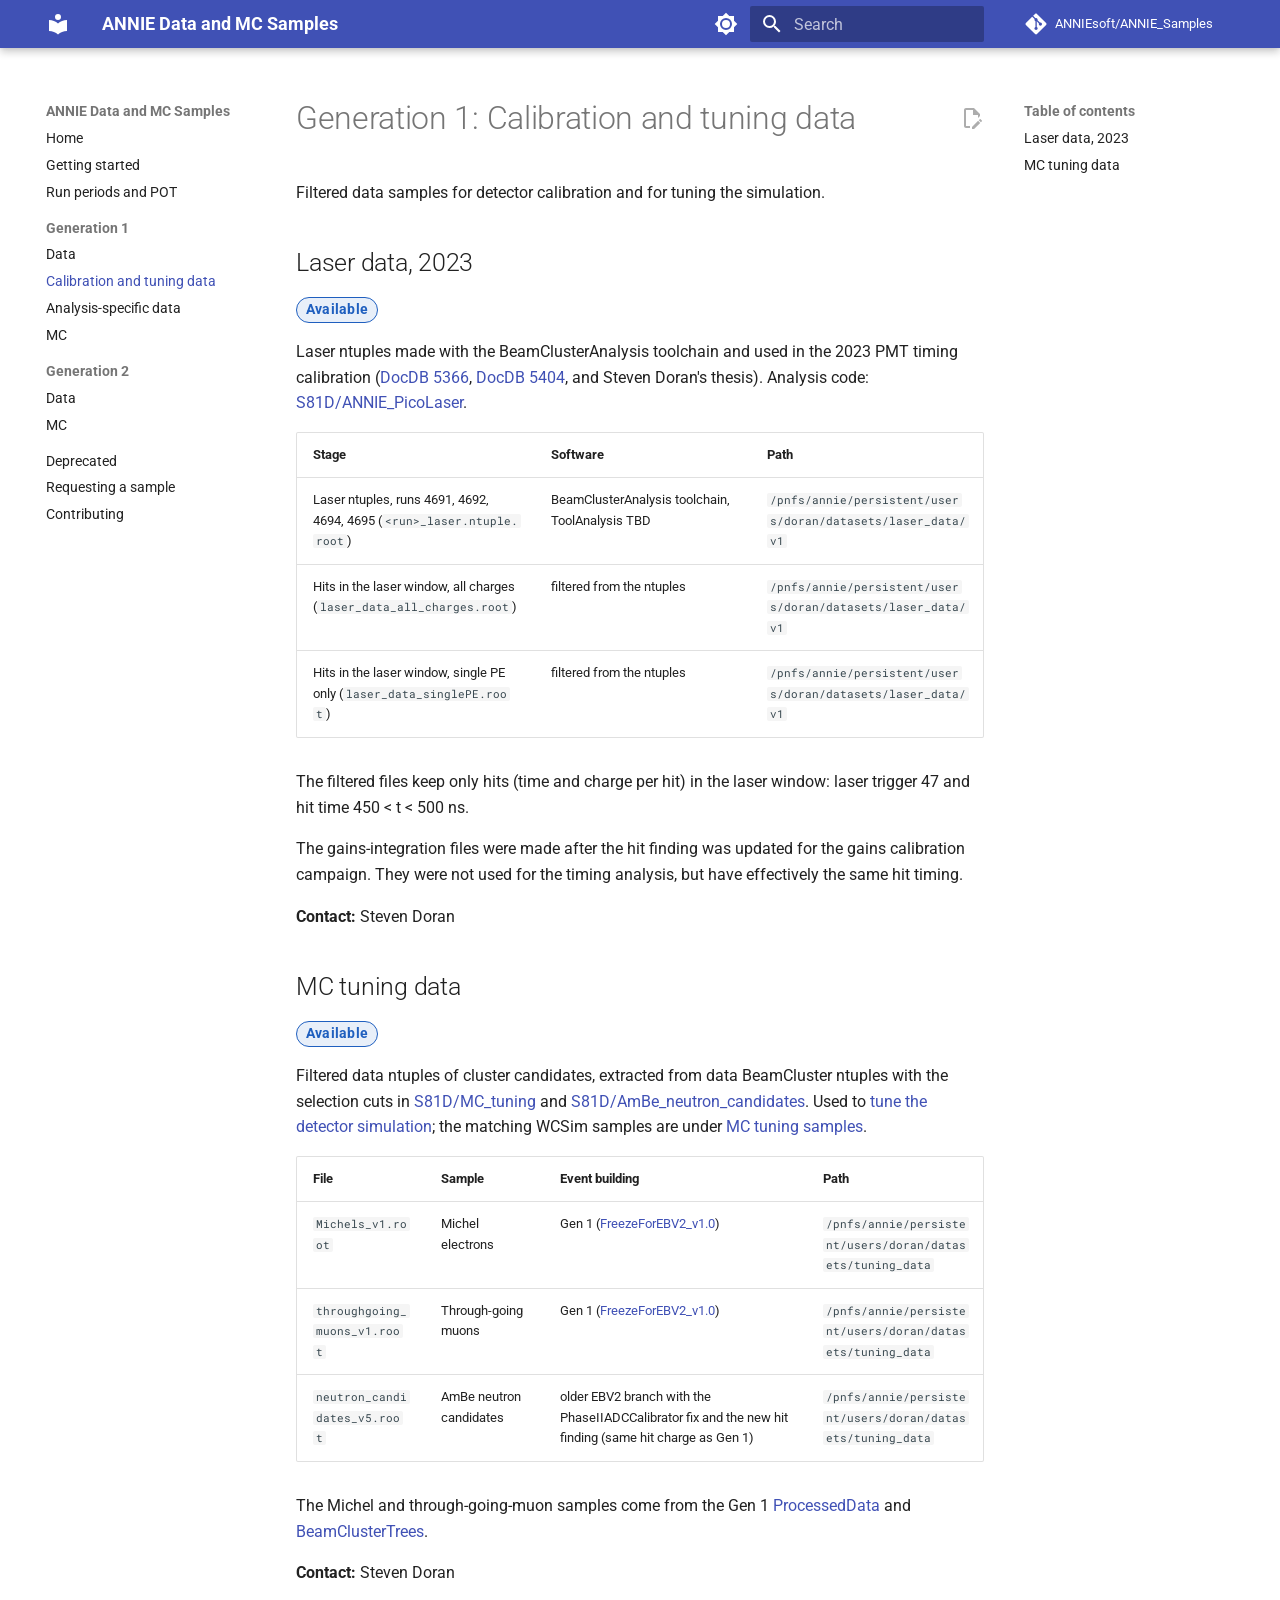
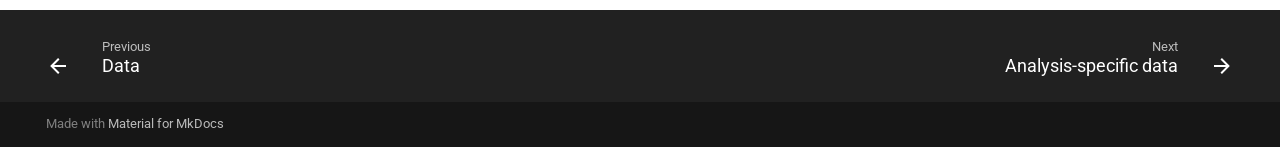
<file: gen1/calibration/index.html>
<!doctype html>
<html lang="en" class="no-js">
  <head>
    
      <meta charset="utf-8">
      <meta name="viewport" content="width=device-width,initial-scale=1">
      
        <meta name="description" content="ANNIE production data and simulation samples, where to find them, and how to request new ones.">
      
      
        <meta name="author" content="Steven Doran">
      
      
        <link rel="canonical" href="https://anniesoft.github.io/ANNIE_Samples/gen1/calibration/">
      
      
        <link rel="prev" href="../data/">
      
      
        <link rel="next" href="../analysis-specific/">
      
      
        
      
      
      <link rel="icon" href="../../assets/images/favicon.png">
      <meta name="generator" content="mkdocs-1.6.1, mkdocs-material-9.8.1">
    
    
      
        <title>Calibration and tuning data - ANNIE Data and MC Samples</title>
      
    
    
      <link rel="stylesheet" href="../../assets/stylesheets/main.57a0d79d.min.css">
      
        
        <link rel="stylesheet" href="../../assets/stylesheets/palette.fb2fffe2.min.css">
      
      


    
    
      
    
    
      
        
        
        <link rel="preconnect" href="https://fonts.gstatic.com" crossorigin>
        <link rel="stylesheet" href="https://fonts.googleapis.com/css?family=Roboto:300,300i,400,400i,700,700i%7CRoboto+Mono:400,400i,700,700i&display=fallback">
        <style>:root{--md-text-font:"Roboto";--md-code-font:"Roboto Mono"}</style>
      
    
    
      <link rel="stylesheet" href="../../stylesheets/extra.css">
    
    <script>__md_scope=new URL("../..",location),__md_hash=e=>[...e].reduce(((e,_)=>(e<<5)-e+_.charCodeAt(0)),0),__md_get=(e,_=localStorage,t=__md_scope)=>JSON.parse(_.getItem(t.pathname+"."+e)),__md_set=(e,_,t=localStorage,a=__md_scope)=>{try{t.setItem(a.pathname+"."+e,JSON.stringify(_))}catch(e){}}</script>
    
      

    
    
  </head>
  
  
    
    
      
    
    
    
    
    <body dir="ltr" data-md-color-scheme="default" data-md-color-primary="indigo" data-md-color-accent="amber">
  
    
    <input class="md-toggle" data-md-toggle="drawer" type="checkbox" id="__drawer" autocomplete="off">
    <input class="md-toggle" data-md-toggle="search" type="checkbox" id="__search" autocomplete="off">
    <label class="md-overlay" for="__drawer"></label>
    <div data-md-component="skip">
      
        
        <a href="#generation-1-calibration-and-tuning-data" class="md-skip">
          Skip to content
        </a>
      
    </div>
    <div data-md-component="announce">
      
    </div>
    
    
      

  

<header class="md-header md-header--shadow" data-md-component="header">
  <nav class="md-header__inner md-grid" aria-label="Header">
    <a href="../.." title="ANNIE Data and MC Samples" class="md-header__button md-logo" aria-label="ANNIE Data and MC Samples" data-md-component="logo">
      
  
  <svg xmlns="http://www.w3.org/2000/svg" viewBox="0 0 24 24"><path d="M12 8a3 3 0 0 0 3-3 3 3 0 0 0-3-3 3 3 0 0 0-3 3 3 3 0 0 0 3 3m0 3.54C9.64 9.35 6.5 8 3 8v11c3.5 0 6.64 1.35 9 3.54 2.36-2.19 5.5-3.54 9-3.54V8c-3.5 0-6.64 1.35-9 3.54"/></svg>

    </a>
    <label class="md-header__button md-icon" for="__drawer">
      
      <svg xmlns="http://www.w3.org/2000/svg" viewBox="0 0 24 24"><path d="M3 6h18v2H3zm0 5h18v2H3zm0 5h18v2H3z"/></svg>
    </label>
    <div class="md-header__title" data-md-component="header-title">
      <div class="md-header__ellipsis">
        <div class="md-header__topic">
          <span class="md-ellipsis">
            ANNIE Data and MC Samples
          </span>
        </div>
        <div class="md-header__topic" data-md-component="header-topic">
          <span class="md-ellipsis">
            
              Calibration and tuning data
            
          </span>
        </div>
      </div>
    </div>
    
      
        <form class="md-header__option" data-md-component="palette">
  
    
    
    
    <input class="md-option" data-md-color-media="(prefers-color-scheme: light)" data-md-color-scheme="default" data-md-color-primary="indigo" data-md-color-accent="amber"  aria-label="Switch to dark mode"  type="radio" name="__palette" id="__palette_0">
    
      <label class="md-header__button md-icon" title="Switch to dark mode" for="__palette_1" hidden>
        <svg xmlns="http://www.w3.org/2000/svg" viewBox="0 0 24 24"><path d="M12 8a4 4 0 0 0-4 4 4 4 0 0 0 4 4 4 4 0 0 0 4-4 4 4 0 0 0-4-4m0 10a6 6 0 0 1-6-6 6 6 0 0 1 6-6 6 6 0 0 1 6 6 6 6 0 0 1-6 6m8-9.31V4h-4.69L12 .69 8.69 4H4v4.69L.69 12 4 15.31V20h4.69L12 23.31 15.31 20H20v-4.69L23.31 12z"/></svg>
      </label>
    
  
    
    
    
    <input class="md-option" data-md-color-media="(prefers-color-scheme: dark)" data-md-color-scheme="slate" data-md-color-primary="indigo" data-md-color-accent="amber"  aria-label="Switch to light mode"  type="radio" name="__palette" id="__palette_1">
    
      <label class="md-header__button md-icon" title="Switch to light mode" for="__palette_0" hidden>
        <svg xmlns="http://www.w3.org/2000/svg" viewBox="0 0 24 24"><path d="M12 18c-.89 0-1.74-.2-2.5-.55C11.56 16.5 13 14.42 13 12s-1.44-4.5-3.5-5.45C10.26 6.2 11.11 6 12 6a6 6 0 0 1 6 6 6 6 0 0 1-6 6m8-9.31V4h-4.69L12 .69 8.69 4H4v4.69L.69 12 4 15.31V20h4.69L12 23.31 15.31 20H20v-4.69L23.31 12z"/></svg>
      </label>
    
  
</form>
      
    
    
      <script>var palette=__md_get("__palette");if(palette&&palette.color){if("(prefers-color-scheme)"===palette.color.media){var media=matchMedia("(prefers-color-scheme: light)"),input=document.querySelector(media.matches?"[data-md-color-media='(prefers-color-scheme: light)']":"[data-md-color-media='(prefers-color-scheme: dark)']");palette.color.media=input.getAttribute("data-md-color-media"),palette.color.scheme=input.getAttribute("data-md-color-scheme"),palette.color.primary=input.getAttribute("data-md-color-primary"),palette.color.accent=input.getAttribute("data-md-color-accent")}for(var[key,value]of Object.entries(palette.color))document.body.setAttribute("data-md-color-"+key,value)}</script>
    
    
    
      
      
        <label class="md-header__button md-icon" for="__search">
          
          <svg xmlns="http://www.w3.org/2000/svg" viewBox="0 0 24 24"><path d="M9.5 3A6.5 6.5 0 0 1 16 9.5c0 1.61-.59 3.09-1.56 4.23l.27.27h.79l5 5-1.5 1.5-5-5v-.79l-.27-.27A6.52 6.52 0 0 1 9.5 16 6.5 6.5 0 0 1 3 9.5 6.5 6.5 0 0 1 9.5 3m0 2C7 5 5 7 5 9.5S7 14 9.5 14 14 12 14 9.5 12 5 9.5 5"/></svg>
        </label>
        <div class="md-search" data-md-component="search" role="dialog">
  <label class="md-search__overlay" for="__search"></label>
  <div class="md-search__inner" role="search">
    <form class="md-search__form" name="search">
      <input type="text" class="md-search__input" name="query" aria-label="Search" placeholder="Search" autocapitalize="off" autocorrect="off" autocomplete="off" spellcheck="false" data-md-component="search-query" required>
      <label class="md-search__icon md-icon" for="__search">
        
        <svg xmlns="http://www.w3.org/2000/svg" viewBox="0 0 24 24"><path d="M9.5 3A6.5 6.5 0 0 1 16 9.5c0 1.61-.59 3.09-1.56 4.23l.27.27h.79l5 5-1.5 1.5-5-5v-.79l-.27-.27A6.52 6.52 0 0 1 9.5 16 6.5 6.5 0 0 1 3 9.5 6.5 6.5 0 0 1 9.5 3m0 2C7 5 5 7 5 9.5S7 14 9.5 14 14 12 14 9.5 12 5 9.5 5"/></svg>
        
        <svg xmlns="http://www.w3.org/2000/svg" viewBox="0 0 24 24"><path d="M20 11v2H8l5.5 5.5-1.42 1.42L4.16 12l7.92-7.92L13.5 5.5 8 11z"/></svg>
      </label>
      <nav class="md-search__options" aria-label="Search">
        
        <button type="reset" class="md-search__icon md-icon" title="Clear" aria-label="Clear" tabindex="-1">
          
          <svg xmlns="http://www.w3.org/2000/svg" viewBox="0 0 24 24"><path d="M19 6.41 17.59 5 12 10.59 6.41 5 5 6.41 10.59 12 5 17.59 6.41 19 12 13.41 17.59 19 19 17.59 13.41 12z"/></svg>
        </button>
      </nav>
      
    </form>
    <div class="md-search__output">
      <div class="md-search__scrollwrap" tabindex="0" data-md-scrollfix>
        <div class="md-search-result" data-md-component="search-result">
          <div class="md-search-result__meta">
            Initializing search
          </div>
          <ol class="md-search-result__list" role="presentation"></ol>
        </div>
      </div>
    </div>
  </div>
</div>
      
    
    
      <div class="md-header__source">
        <a href="https://github.com/ANNIEsoft/ANNIE_Samples" title="Go to repository" class="md-source" data-md-component="source">
  <div class="md-source__icon md-icon">
    
    <svg xmlns="http://www.w3.org/2000/svg" viewBox="0 0 448 512"><!--! Font Awesome Free 7.1.0 by @fontawesome - https://fontawesome.com License - https://fontawesome.com/license/free (Icons: CC BY 4.0, Fonts: SIL OFL 1.1, Code: MIT License) Copyright 2025 Fonticons, Inc.--><path d="M439.6 236.1 244 40.5c-5.4-5.5-12.8-8.5-20.4-8.5s-15 3-20.4 8.4L162.5 81l51.5 51.5c27.1-9.1 52.7 16.8 43.4 43.7l49.7 49.7c34.2-11.8 61.2 31 35.5 56.7-26.5 26.5-70.2-2.9-56-37.3L240.3 199v121.9c25.3 12.5 22.3 41.8 9.1 55-6.4 6.4-15.2 10.1-24.3 10.1s-17.8-3.6-24.3-10.1c-17.6-17.6-11.1-46.9 11.2-56v-123c-20.8-8.5-24.6-30.7-18.6-45L142.6 101 8.5 235.1C3 240.6 0 247.9 0 255.5s3 15 8.5 20.4l195.6 195.7c5.4 5.4 12.7 8.4 20.4 8.4s15-3 20.4-8.4l194.7-194.7c5.4-5.4 8.4-12.8 8.4-20.4s-3-15-8.4-20.4"/></svg>
  </div>
  <div class="md-source__repository">
    ANNIEsoft/ANNIE_Samples
  </div>
</a>
      </div>
    
  </nav>
  
</header>
    
    <div class="md-container" data-md-component="container">
      
      
        
          
        
      
      <main class="md-main" data-md-component="main">
        <div class="md-main__inner md-grid">
          
            
              
              <div class="md-sidebar md-sidebar--primary" data-md-component="sidebar" data-md-type="navigation" >
                <div class="md-sidebar__scrollwrap">
                  <div class="md-sidebar__inner">
                    



<nav class="md-nav md-nav--primary" aria-label="Navigation" data-md-level="0">
  <label class="md-nav__title" for="__drawer">
    <a href="../.." title="ANNIE Data and MC Samples" class="md-nav__button md-logo" aria-label="ANNIE Data and MC Samples" data-md-component="logo">
      
  
  <svg xmlns="http://www.w3.org/2000/svg" viewBox="0 0 24 24"><path d="M12 8a3 3 0 0 0 3-3 3 3 0 0 0-3-3 3 3 0 0 0-3 3 3 3 0 0 0 3 3m0 3.54C9.64 9.35 6.5 8 3 8v11c3.5 0 6.64 1.35 9 3.54 2.36-2.19 5.5-3.54 9-3.54V8c-3.5 0-6.64 1.35-9 3.54"/></svg>

    </a>
    ANNIE Data and MC Samples
  </label>
  
    <div class="md-nav__source">
      <a href="https://github.com/ANNIEsoft/ANNIE_Samples" title="Go to repository" class="md-source" data-md-component="source">
  <div class="md-source__icon md-icon">
    
    <svg xmlns="http://www.w3.org/2000/svg" viewBox="0 0 448 512"><!--! Font Awesome Free 7.1.0 by @fontawesome - https://fontawesome.com License - https://fontawesome.com/license/free (Icons: CC BY 4.0, Fonts: SIL OFL 1.1, Code: MIT License) Copyright 2025 Fonticons, Inc.--><path d="M439.6 236.1 244 40.5c-5.4-5.5-12.8-8.5-20.4-8.5s-15 3-20.4 8.4L162.5 81l51.5 51.5c27.1-9.1 52.7 16.8 43.4 43.7l49.7 49.7c34.2-11.8 61.2 31 35.5 56.7-26.5 26.5-70.2-2.9-56-37.3L240.3 199v121.9c25.3 12.5 22.3 41.8 9.1 55-6.4 6.4-15.2 10.1-24.3 10.1s-17.8-3.6-24.3-10.1c-17.6-17.6-11.1-46.9 11.2-56v-123c-20.8-8.5-24.6-30.7-18.6-45L142.6 101 8.5 235.1C3 240.6 0 247.9 0 255.5s3 15 8.5 20.4l195.6 195.7c5.4 5.4 12.7 8.4 20.4 8.4s15-3 20.4-8.4l194.7-194.7c5.4-5.4 8.4-12.8 8.4-20.4s-3-15-8.4-20.4"/></svg>
  </div>
  <div class="md-source__repository">
    ANNIEsoft/ANNIE_Samples
  </div>
</a>
    </div>
  
  <ul class="md-nav__list" data-md-scrollfix>
    
      
      
  
  
  
  
    <li class="md-nav__item">
      <a href="../.." class="md-nav__link">
        
  
  
  <span class="md-ellipsis">
    
  
    Home
  

    
  </span>
  
  

      </a>
    </li>
  

    
      
      
  
  
  
  
    <li class="md-nav__item">
      <a href="../../getting-started/" class="md-nav__link">
        
  
  
  <span class="md-ellipsis">
    
  
    Getting started
  

    
  </span>
  
  

      </a>
    </li>
  

    
      
      
  
  
  
  
    <li class="md-nav__item">
      <a href="../../run-periods/" class="md-nav__link">
        
  
  
  <span class="md-ellipsis">
    
  
    Run periods and POT
  

    
  </span>
  
  

      </a>
    </li>
  

    
      
      
  
  
    
  
  
  
    
    
    
    
      
        
        
      
    
    
    <li class="md-nav__item md-nav__item--active md-nav__item--section md-nav__item--nested">
      
        
        
        <input class="md-nav__toggle md-toggle " type="checkbox" id="__nav_4" checked>
        
          
          <label class="md-nav__link" for="__nav_4" id="__nav_4_label" tabindex="">
            
  
  
  <span class="md-ellipsis">
    
  
    Generation 1
  

    
  </span>
  
  

            <span class="md-nav__icon md-icon"></span>
          </label>
        
        <nav class="md-nav" data-md-level="1" aria-labelledby="__nav_4_label" aria-expanded="true">
          <label class="md-nav__title" for="__nav_4">
            <span class="md-nav__icon md-icon"></span>
            
  
    Generation 1
  

          </label>
          <ul class="md-nav__list" data-md-scrollfix>
            
              
                
  
  
  
  
    <li class="md-nav__item">
      <a href="../data/" class="md-nav__link">
        
  
  
  <span class="md-ellipsis">
    
  
    Data
  

    
  </span>
  
  

      </a>
    </li>
  

              
            
              
                
  
  
    
  
  
  
    <li class="md-nav__item md-nav__item--active">
      
      <input class="md-nav__toggle md-toggle" type="checkbox" id="__toc">
      
      
        
      
      
        <label class="md-nav__link md-nav__link--active" for="__toc">
          
  
  
  <span class="md-ellipsis">
    
  
    Calibration and tuning data
  

    
  </span>
  
  

          <span class="md-nav__icon md-icon"></span>
        </label>
      
      <a href="./" class="md-nav__link md-nav__link--active">
        
  
  
  <span class="md-ellipsis">
    
  
    Calibration and tuning data
  

    
  </span>
  
  

      </a>
      
        

<nav class="md-nav md-nav--secondary" aria-label="Table of contents">
  
  
  
    
  
  
    <label class="md-nav__title" for="__toc">
      <span class="md-nav__icon md-icon"></span>
      Table of contents
    </label>
    <ul class="md-nav__list" data-md-component="toc" data-md-scrollfix>
      
        <li class="md-nav__item">
  <a href="#laser-2023" class="md-nav__link">
    <span class="md-ellipsis">
      
        Laser data, 2023
      
    </span>
  </a>
  
</li>
      
        <li class="md-nav__item">
  <a href="#mc-tuning-data" class="md-nav__link">
    <span class="md-ellipsis">
      
        MC tuning data
      
    </span>
  </a>
  
</li>
      
    </ul>
  
</nav>
      
    </li>
  

              
            
              
                
  
  
  
  
    <li class="md-nav__item">
      <a href="../analysis-specific/" class="md-nav__link">
        
  
  
  <span class="md-ellipsis">
    
  
    Analysis-specific data
  

    
  </span>
  
  

      </a>
    </li>
  

              
            
              
                
  
  
  
  
    <li class="md-nav__item">
      <a href="../mc/" class="md-nav__link">
        
  
  
  <span class="md-ellipsis">
    
  
    MC
  

    
  </span>
  
  

      </a>
    </li>
  

              
            
          </ul>
        </nav>
      
    </li>
  

    
      
      
  
  
  
  
    
    
    
    
      
        
        
      
    
    
    <li class="md-nav__item md-nav__item--section md-nav__item--nested">
      
        
        
        <input class="md-nav__toggle md-toggle " type="checkbox" id="__nav_5" >
        
          
          <label class="md-nav__link" for="__nav_5" id="__nav_5_label" tabindex="">
            
  
  
  <span class="md-ellipsis">
    
  
    Generation 2
  

    
  </span>
  
  

            <span class="md-nav__icon md-icon"></span>
          </label>
        
        <nav class="md-nav" data-md-level="1" aria-labelledby="__nav_5_label" aria-expanded="false">
          <label class="md-nav__title" for="__nav_5">
            <span class="md-nav__icon md-icon"></span>
            
  
    Generation 2
  

          </label>
          <ul class="md-nav__list" data-md-scrollfix>
            
              
                
  
  
  
  
    <li class="md-nav__item">
      <a href="../../gen2/data/" class="md-nav__link">
        
  
  
  <span class="md-ellipsis">
    
  
    Data
  

    
  </span>
  
  

      </a>
    </li>
  

              
            
              
                
  
  
  
  
    <li class="md-nav__item">
      <a href="../../gen2/mc/" class="md-nav__link">
        
  
  
  <span class="md-ellipsis">
    
  
    MC
  

    
  </span>
  
  

      </a>
    </li>
  

              
            
          </ul>
        </nav>
      
    </li>
  

    
      
      
  
  
  
  
    <li class="md-nav__item">
      <a href="../../deprecated/" class="md-nav__link">
        
  
  
  <span class="md-ellipsis">
    
  
    Deprecated
  

    
  </span>
  
  

      </a>
    </li>
  

    
      
      
  
  
  
  
    <li class="md-nav__item">
      <a href="../../requests/" class="md-nav__link">
        
  
  
  <span class="md-ellipsis">
    
  
    Requesting a sample
  

    
  </span>
  
  

      </a>
    </li>
  

    
      
      
  
  
  
  
    <li class="md-nav__item">
      <a href="../../contributing/" class="md-nav__link">
        
  
  
  <span class="md-ellipsis">
    
  
    Contributing
  

    
  </span>
  
  

      </a>
    </li>
  

    
  </ul>
</nav>
                  </div>
                </div>
              </div>
            
            
              
              <div class="md-sidebar md-sidebar--secondary" data-md-component="sidebar" data-md-type="toc" >
                <div class="md-sidebar__scrollwrap">
                  <div class="md-sidebar__inner">
                    

<nav class="md-nav md-nav--secondary" aria-label="Table of contents">
  
  
  
    
  
  
    <label class="md-nav__title" for="__toc">
      <span class="md-nav__icon md-icon"></span>
      Table of contents
    </label>
    <ul class="md-nav__list" data-md-component="toc" data-md-scrollfix>
      
        <li class="md-nav__item">
  <a href="#laser-2023" class="md-nav__link">
    <span class="md-ellipsis">
      
        Laser data, 2023
      
    </span>
  </a>
  
</li>
      
        <li class="md-nav__item">
  <a href="#mc-tuning-data" class="md-nav__link">
    <span class="md-ellipsis">
      
        MC tuning data
      
    </span>
  </a>
  
</li>
      
    </ul>
  
</nav>
                  </div>
                </div>
              </div>
            
          
          
            <div class="md-content" data-md-component="content">
              
              <article class="md-content__inner md-typeset">
                
                  


  
    <a href="https://github.com/ANNIEsoft/ANNIE_Samples/edit/main/docs/gen1/calibration.md" title="Edit this page" class="md-content__button md-icon" rel="edit">
      
      <svg xmlns="http://www.w3.org/2000/svg" viewBox="0 0 24 24"><path d="M10 20H6V4h7v5h5v3.1l2-2V8l-6-6H6c-1.1 0-2 .9-2 2v16c0 1.1.9 2 2 2h4zm10.2-7c.1 0 .3.1.4.2l1.3 1.3c.2.2.2.6 0 .8l-1 1-2.1-2.1 1-1c.1-.1.2-.2.4-.2m0 3.9L14.1 23H12v-2.1l6.1-6.1z"/></svg>
    </a>
  
  


<h1 id="generation-1-calibration-and-tuning-data">Generation 1: Calibration and tuning data<a class="headerlink" href="#generation-1-calibration-and-tuning-data" title="Permanent link">&para;</a></h1>
<p>Filtered data samples for detector calibration and for tuning the simulation.</p>
<h2 id="laser-2023">Laser data, 2023<a class="headerlink" href="#laser-2023" title="Permanent link">&para;</a></h2>
<p><span class="badge available">Available</span></p>
<p>Laser ntuples made with the BeamClusterAnalysis toolchain and used in the 2023 PMT timing calibration
(<a href="https://annie-docdb.fnal.gov/cgi-bin/sso/ShowDocument?docid=5366">DocDB 5366</a>,
<a href="https://annie-docdb.fnal.gov/cgi-bin/sso/ShowDocument?docid=5404">DocDB 5404</a>, and Steven Doran's
thesis). Analysis code: <a href="https://github.com/S81D/ANNIE_PicoLaser">S81D/ANNIE_PicoLaser</a>.</p>
<table>
<thead>
<tr>
<th>Stage</th>
<th>Software</th>
<th>Path</th>
</tr>
</thead>
<tbody>
<tr>
<td>Laser ntuples, runs 4691, 4692, 4694, 4695 (<code>&lt;run&gt;_laser.ntuple.root</code>)</td>
<td>BeamClusterAnalysis toolchain, ToolAnalysis TBD</td>
<td><code>/pnfs/annie/persistent/users/doran/datasets/laser_data/v1</code></td>
</tr>
<tr>
<td>Hits in the laser window, all charges (<code>laser_data_all_charges.root</code>)</td>
<td>filtered from the ntuples</td>
<td><code>/pnfs/annie/persistent/users/doran/datasets/laser_data/v1</code></td>
</tr>
<tr>
<td>Hits in the laser window, single PE only (<code>laser_data_singlePE.root</code>)</td>
<td>filtered from the ntuples</td>
<td><code>/pnfs/annie/persistent/users/doran/datasets/laser_data/v1</code></td>
</tr>
</tbody>
</table>
<p>The filtered files keep only hits (time and charge per hit) in the laser window: laser trigger 47 and
hit time 450 &lt; t &lt; 500 ns.</p>
<p>The gains-integration files were made after the hit finding was updated for the gains calibration
campaign. They were not used for the timing analysis, but have effectively the same hit timing.</p>
<p><strong>Contact:</strong> Steven Doran</p>
<h2 id="mc-tuning-data">MC tuning data<a class="headerlink" href="#mc-tuning-data" title="Permanent link">&para;</a></h2>
<p><span class="badge available">Available</span></p>
<p>Filtered data ntuples of cluster candidates, extracted from data BeamCluster ntuples with the selection
cuts in <a href="https://github.com/S81D/MC_tuning">S81D/MC_tuning</a> and
<a href="https://github.com/S81D/AmBe_neutron_candidates">S81D/AmBe_neutron_candidates</a>. Used to
<a href="../mc/#tunings">tune the detector simulation</a>; the matching WCSim samples are under
<a href="../mc/#mc-tuning-samples">MC tuning samples</a>.</p>
<table>
<thead>
<tr>
<th>File</th>
<th>Sample</th>
<th>Event building</th>
<th>Path</th>
</tr>
</thead>
<tbody>
<tr>
<td><code>Michels_v1.root</code></td>
<td>Michel electrons</td>
<td>Gen 1 (<a href="https://github.com/fengyvoid/ToolAnalysis/tree/FreezeForEBV2_v1.0">FreezeForEBV2_v1.0</a>)</td>
<td><code>/pnfs/annie/persistent/users/doran/datasets/tuning_data</code></td>
</tr>
<tr>
<td><code>throughgoing_muons_v1.root</code></td>
<td>Through-going muons</td>
<td>Gen 1 (<a href="https://github.com/fengyvoid/ToolAnalysis/tree/FreezeForEBV2_v1.0">FreezeForEBV2_v1.0</a>)</td>
<td><code>/pnfs/annie/persistent/users/doran/datasets/tuning_data</code></td>
</tr>
<tr>
<td><code>neutron_candidates_v5.root</code></td>
<td>AmBe neutron candidates</td>
<td>older EBV2 branch with the PhaseIIADCCalibrator fix and the new hit finding (same hit charge as Gen 1)</td>
<td><code>/pnfs/annie/persistent/users/doran/datasets/tuning_data</code></td>
</tr>
</tbody>
</table>
<p>The Michel and through-going-muon samples come from the Gen 1
<a href="../data/#processeddata">ProcessedData</a> and <a href="../data/#beamclustertrees">BeamClusterTrees</a>.</p>
<p><strong>Contact:</strong> Steven Doran</p>












                
              </article>
            </div>
          
          
<script>var target=document.getElementById(location.hash.slice(1));target&&target.name&&(target.checked=target.name.startsWith("__tabbed_"))</script>
        </div>
        
          <button type="button" class="md-top md-icon" data-md-component="top" hidden>
  
  <svg xmlns="http://www.w3.org/2000/svg" viewBox="0 0 24 24"><path d="M13 20h-2V8l-5.5 5.5-1.42-1.42L12 4.16l7.92 7.92-1.42 1.42L13 8z"/></svg>
  Back to top
</button>
        
      </main>
      
        <footer class="md-footer">
  
    
      
      <nav class="md-footer__inner md-grid" aria-label="Footer" >
        
          
          <a href="../data/" class="md-footer__link md-footer__link--prev" aria-label="Previous: Data">
            <div class="md-footer__button md-icon">
              
              <svg xmlns="http://www.w3.org/2000/svg" viewBox="0 0 24 24"><path d="M20 11v2H8l5.5 5.5-1.42 1.42L4.16 12l7.92-7.92L13.5 5.5 8 11z"/></svg>
            </div>
            <div class="md-footer__title">
              <span class="md-footer__direction">
                Previous
              </span>
              <div class="md-ellipsis">
                Data
              </div>
            </div>
          </a>
        
        
          
          <a href="../analysis-specific/" class="md-footer__link md-footer__link--next" aria-label="Next: Analysis-specific data">
            <div class="md-footer__title">
              <span class="md-footer__direction">
                Next
              </span>
              <div class="md-ellipsis">
                Analysis-specific data
              </div>
            </div>
            <div class="md-footer__button md-icon">
              
              <svg xmlns="http://www.w3.org/2000/svg" viewBox="0 0 24 24"><path d="M4 11v2h12l-5.5 5.5 1.42 1.42L19.84 12l-7.92-7.92L10.5 5.5 16 11z"/></svg>
            </div>
          </a>
        
      </nav>
    
  
  <div class="md-footer-meta md-typeset">
    <div class="md-footer-meta__inner md-grid">
      <div class="md-copyright">
  
  
    Made with
    <a href="https://squidfunk.github.io/mkdocs-material/" target="_blank" rel="noopener">
      Material for MkDocs
    </a>
  
</div>
      
    </div>
  </div>
</footer>
      
    </div>
    <div class="md-dialog" data-md-component="dialog">
      <div class="md-dialog__inner md-typeset"></div>
    </div>
    
    
    
      
      
      <script id="__config" type="application/json">{"annotate": null, "base": "../..", "features": ["navigation.sections", "navigation.top", "navigation.footer", "content.action.edit", "content.code.copy", "search.highlight", "toc.follow"], "search": "../../assets/javascripts/workers/search.a7633da7.min.js", "tags": null, "translations": {"clipboard.copied": "Copied to clipboard", "clipboard.copy": "Copy to clipboard", "search.result.more.one": "1 more on this page", "search.result.more.other": "# more on this page", "search.result.none": "No matching documents", "search.result.one": "1 matching document", "search.result.other": "# matching documents", "search.result.placeholder": "Type to start searching", "search.result.term.missing": "Missing", "select.version": "Select version"}, "version": null}</script>
    
    
      <script src="../../assets/javascripts/bundle.a5f9d56c.min.js"></script>
      
    
  </body>
</html>
</file>
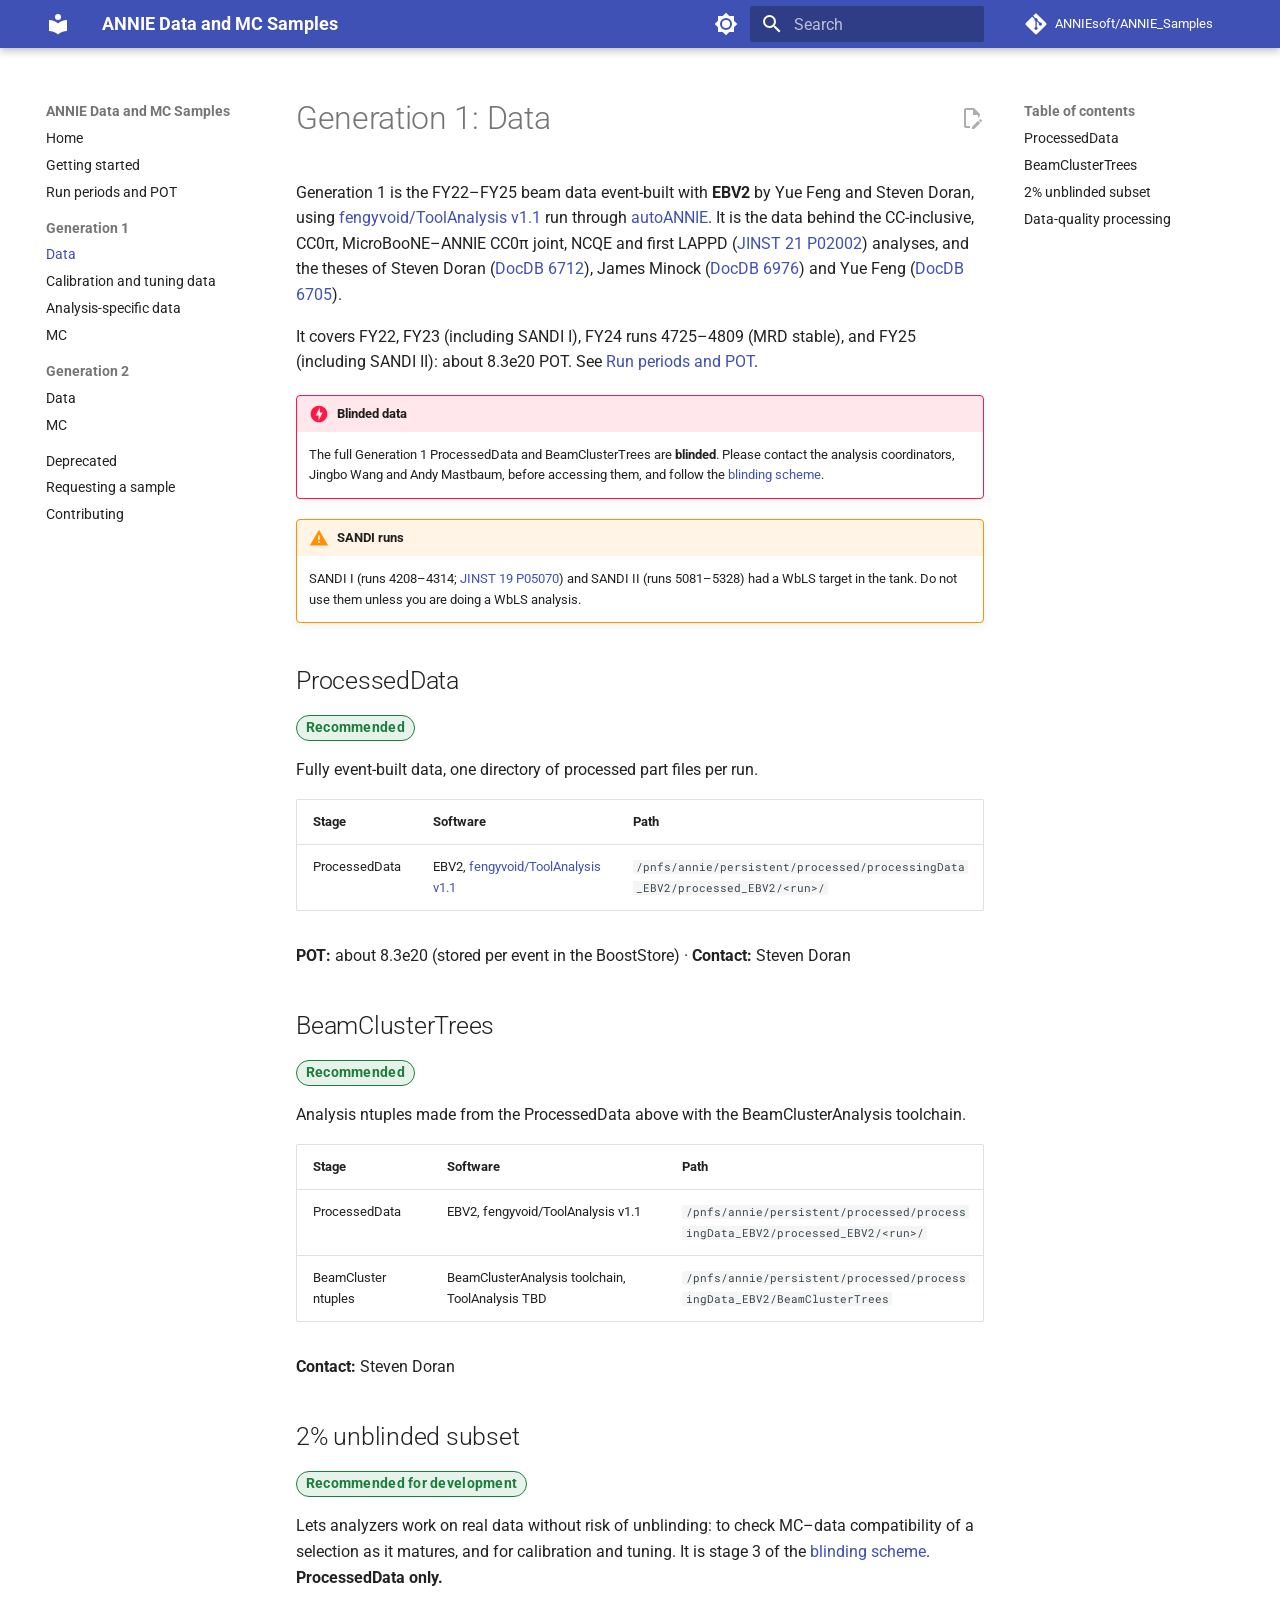
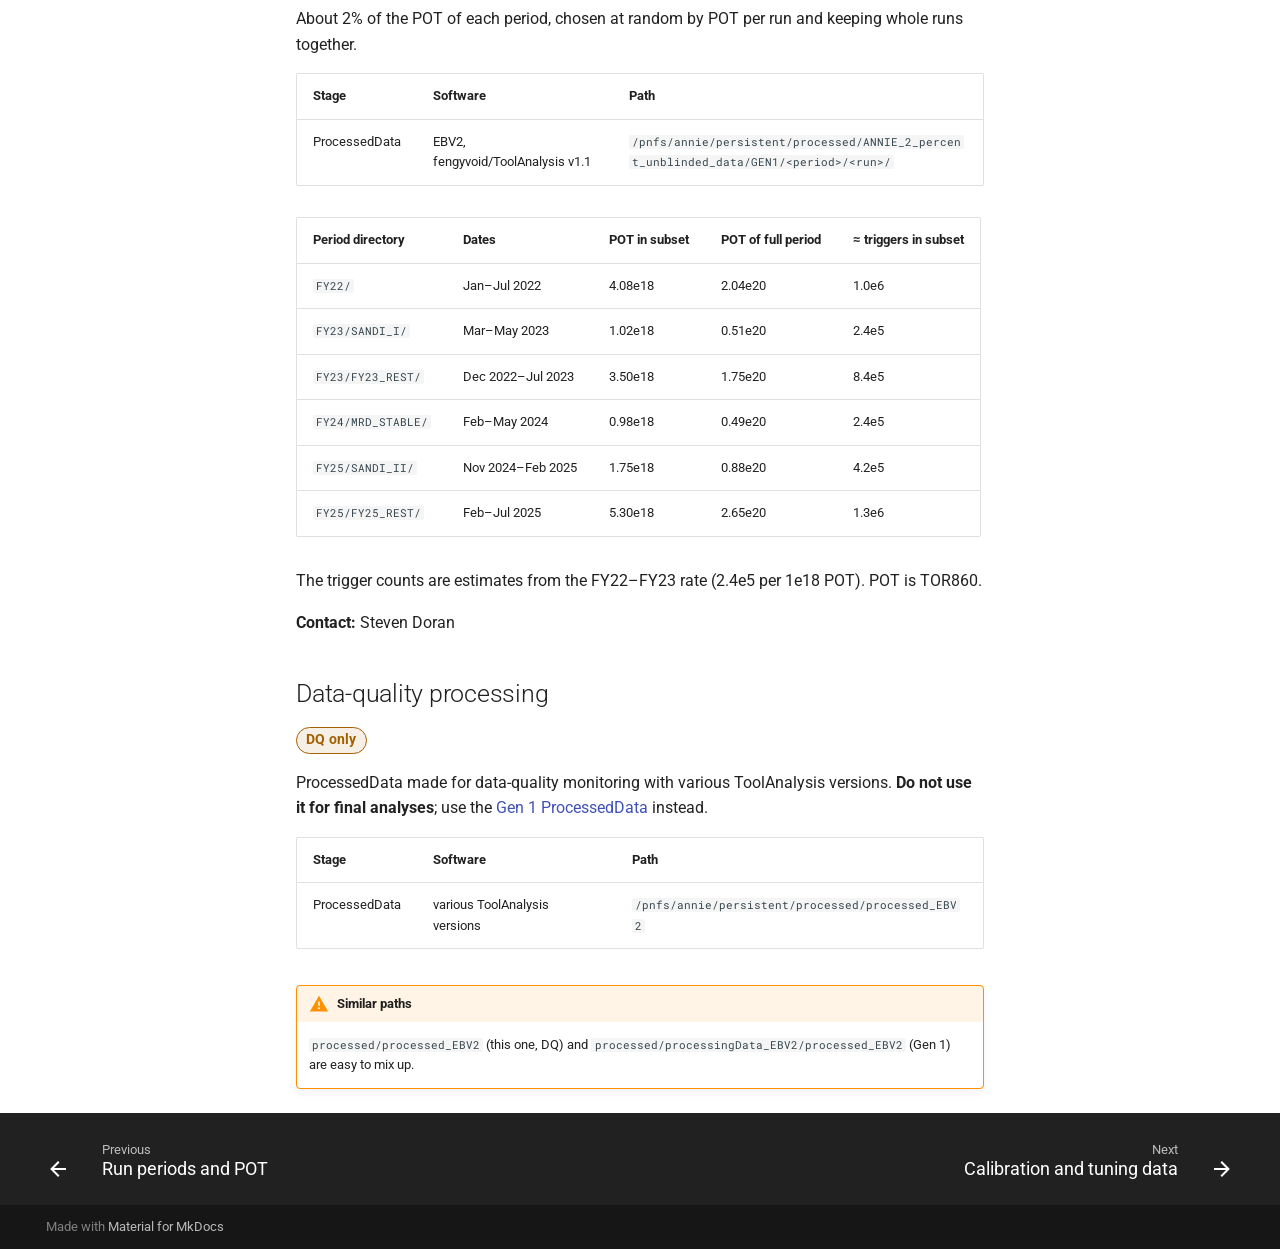
<file: gen1/data/index.html>
<!doctype html>
<html lang="en" class="no-js">
  <head>
    
      <meta charset="utf-8">
      <meta name="viewport" content="width=device-width,initial-scale=1">
      
        <meta name="description" content="ANNIE production data and simulation samples, where to find them, and how to request new ones.">
      
      
        <meta name="author" content="Steven Doran">
      
      
        <link rel="canonical" href="https://anniesoft.github.io/ANNIE_Samples/gen1/data/">
      
      
        <link rel="prev" href="../../run-periods/">
      
      
        <link rel="next" href="../calibration/">
      
      
        
      
      
      <link rel="icon" href="../../assets/images/favicon.png">
      <meta name="generator" content="mkdocs-1.6.1, mkdocs-material-9.8.1">
    
    
      
        <title>Data - ANNIE Data and MC Samples</title>
      
    
    
      <link rel="stylesheet" href="../../assets/stylesheets/main.57a0d79d.min.css">
      
        
        <link rel="stylesheet" href="../../assets/stylesheets/palette.fb2fffe2.min.css">
      
      


    
    
      
    
    
      
        
        
        <link rel="preconnect" href="https://fonts.gstatic.com" crossorigin>
        <link rel="stylesheet" href="https://fonts.googleapis.com/css?family=Roboto:300,300i,400,400i,700,700i%7CRoboto+Mono:400,400i,700,700i&display=fallback">
        <style>:root{--md-text-font:"Roboto";--md-code-font:"Roboto Mono"}</style>
      
    
    
      <link rel="stylesheet" href="../../stylesheets/extra.css">
    
    <script>__md_scope=new URL("../..",location),__md_hash=e=>[...e].reduce(((e,_)=>(e<<5)-e+_.charCodeAt(0)),0),__md_get=(e,_=localStorage,t=__md_scope)=>JSON.parse(_.getItem(t.pathname+"."+e)),__md_set=(e,_,t=localStorage,a=__md_scope)=>{try{t.setItem(a.pathname+"."+e,JSON.stringify(_))}catch(e){}}</script>
    
      

    
    
  </head>
  
  
    
    
      
    
    
    
    
    <body dir="ltr" data-md-color-scheme="default" data-md-color-primary="indigo" data-md-color-accent="amber">
  
    
    <input class="md-toggle" data-md-toggle="drawer" type="checkbox" id="__drawer" autocomplete="off">
    <input class="md-toggle" data-md-toggle="search" type="checkbox" id="__search" autocomplete="off">
    <label class="md-overlay" for="__drawer"></label>
    <div data-md-component="skip">
      
        
        <a href="#generation-1-data" class="md-skip">
          Skip to content
        </a>
      
    </div>
    <div data-md-component="announce">
      
    </div>
    
    
      

  

<header class="md-header md-header--shadow" data-md-component="header">
  <nav class="md-header__inner md-grid" aria-label="Header">
    <a href="../.." title="ANNIE Data and MC Samples" class="md-header__button md-logo" aria-label="ANNIE Data and MC Samples" data-md-component="logo">
      
  
  <svg xmlns="http://www.w3.org/2000/svg" viewBox="0 0 24 24"><path d="M12 8a3 3 0 0 0 3-3 3 3 0 0 0-3-3 3 3 0 0 0-3 3 3 3 0 0 0 3 3m0 3.54C9.64 9.35 6.5 8 3 8v11c3.5 0 6.64 1.35 9 3.54 2.36-2.19 5.5-3.54 9-3.54V8c-3.5 0-6.64 1.35-9 3.54"/></svg>

    </a>
    <label class="md-header__button md-icon" for="__drawer">
      
      <svg xmlns="http://www.w3.org/2000/svg" viewBox="0 0 24 24"><path d="M3 6h18v2H3zm0 5h18v2H3zm0 5h18v2H3z"/></svg>
    </label>
    <div class="md-header__title" data-md-component="header-title">
      <div class="md-header__ellipsis">
        <div class="md-header__topic">
          <span class="md-ellipsis">
            ANNIE Data and MC Samples
          </span>
        </div>
        <div class="md-header__topic" data-md-component="header-topic">
          <span class="md-ellipsis">
            
              Data
            
          </span>
        </div>
      </div>
    </div>
    
      
        <form class="md-header__option" data-md-component="palette">
  
    
    
    
    <input class="md-option" data-md-color-media="(prefers-color-scheme: light)" data-md-color-scheme="default" data-md-color-primary="indigo" data-md-color-accent="amber"  aria-label="Switch to dark mode"  type="radio" name="__palette" id="__palette_0">
    
      <label class="md-header__button md-icon" title="Switch to dark mode" for="__palette_1" hidden>
        <svg xmlns="http://www.w3.org/2000/svg" viewBox="0 0 24 24"><path d="M12 8a4 4 0 0 0-4 4 4 4 0 0 0 4 4 4 4 0 0 0 4-4 4 4 0 0 0-4-4m0 10a6 6 0 0 1-6-6 6 6 0 0 1 6-6 6 6 0 0 1 6 6 6 6 0 0 1-6 6m8-9.31V4h-4.69L12 .69 8.69 4H4v4.69L.69 12 4 15.31V20h4.69L12 23.31 15.31 20H20v-4.69L23.31 12z"/></svg>
      </label>
    
  
    
    
    
    <input class="md-option" data-md-color-media="(prefers-color-scheme: dark)" data-md-color-scheme="slate" data-md-color-primary="indigo" data-md-color-accent="amber"  aria-label="Switch to light mode"  type="radio" name="__palette" id="__palette_1">
    
      <label class="md-header__button md-icon" title="Switch to light mode" for="__palette_0" hidden>
        <svg xmlns="http://www.w3.org/2000/svg" viewBox="0 0 24 24"><path d="M12 18c-.89 0-1.74-.2-2.5-.55C11.56 16.5 13 14.42 13 12s-1.44-4.5-3.5-5.45C10.26 6.2 11.11 6 12 6a6 6 0 0 1 6 6 6 6 0 0 1-6 6m8-9.31V4h-4.69L12 .69 8.69 4H4v4.69L.69 12 4 15.31V20h4.69L12 23.31 15.31 20H20v-4.69L23.31 12z"/></svg>
      </label>
    
  
</form>
      
    
    
      <script>var palette=__md_get("__palette");if(palette&&palette.color){if("(prefers-color-scheme)"===palette.color.media){var media=matchMedia("(prefers-color-scheme: light)"),input=document.querySelector(media.matches?"[data-md-color-media='(prefers-color-scheme: light)']":"[data-md-color-media='(prefers-color-scheme: dark)']");palette.color.media=input.getAttribute("data-md-color-media"),palette.color.scheme=input.getAttribute("data-md-color-scheme"),palette.color.primary=input.getAttribute("data-md-color-primary"),palette.color.accent=input.getAttribute("data-md-color-accent")}for(var[key,value]of Object.entries(palette.color))document.body.setAttribute("data-md-color-"+key,value)}</script>
    
    
    
      
      
        <label class="md-header__button md-icon" for="__search">
          
          <svg xmlns="http://www.w3.org/2000/svg" viewBox="0 0 24 24"><path d="M9.5 3A6.5 6.5 0 0 1 16 9.5c0 1.61-.59 3.09-1.56 4.23l.27.27h.79l5 5-1.5 1.5-5-5v-.79l-.27-.27A6.52 6.52 0 0 1 9.5 16 6.5 6.5 0 0 1 3 9.5 6.5 6.5 0 0 1 9.5 3m0 2C7 5 5 7 5 9.5S7 14 9.5 14 14 12 14 9.5 12 5 9.5 5"/></svg>
        </label>
        <div class="md-search" data-md-component="search" role="dialog">
  <label class="md-search__overlay" for="__search"></label>
  <div class="md-search__inner" role="search">
    <form class="md-search__form" name="search">
      <input type="text" class="md-search__input" name="query" aria-label="Search" placeholder="Search" autocapitalize="off" autocorrect="off" autocomplete="off" spellcheck="false" data-md-component="search-query" required>
      <label class="md-search__icon md-icon" for="__search">
        
        <svg xmlns="http://www.w3.org/2000/svg" viewBox="0 0 24 24"><path d="M9.5 3A6.5 6.5 0 0 1 16 9.5c0 1.61-.59 3.09-1.56 4.23l.27.27h.79l5 5-1.5 1.5-5-5v-.79l-.27-.27A6.52 6.52 0 0 1 9.5 16 6.5 6.5 0 0 1 3 9.5 6.5 6.5 0 0 1 9.5 3m0 2C7 5 5 7 5 9.5S7 14 9.5 14 14 12 14 9.5 12 5 9.5 5"/></svg>
        
        <svg xmlns="http://www.w3.org/2000/svg" viewBox="0 0 24 24"><path d="M20 11v2H8l5.5 5.5-1.42 1.42L4.16 12l7.92-7.92L13.5 5.5 8 11z"/></svg>
      </label>
      <nav class="md-search__options" aria-label="Search">
        
        <button type="reset" class="md-search__icon md-icon" title="Clear" aria-label="Clear" tabindex="-1">
          
          <svg xmlns="http://www.w3.org/2000/svg" viewBox="0 0 24 24"><path d="M19 6.41 17.59 5 12 10.59 6.41 5 5 6.41 10.59 12 5 17.59 6.41 19 12 13.41 17.59 19 19 17.59 13.41 12z"/></svg>
        </button>
      </nav>
      
    </form>
    <div class="md-search__output">
      <div class="md-search__scrollwrap" tabindex="0" data-md-scrollfix>
        <div class="md-search-result" data-md-component="search-result">
          <div class="md-search-result__meta">
            Initializing search
          </div>
          <ol class="md-search-result__list" role="presentation"></ol>
        </div>
      </div>
    </div>
  </div>
</div>
      
    
    
      <div class="md-header__source">
        <a href="https://github.com/ANNIEsoft/ANNIE_Samples" title="Go to repository" class="md-source" data-md-component="source">
  <div class="md-source__icon md-icon">
    
    <svg xmlns="http://www.w3.org/2000/svg" viewBox="0 0 448 512"><!--! Font Awesome Free 7.1.0 by @fontawesome - https://fontawesome.com License - https://fontawesome.com/license/free (Icons: CC BY 4.0, Fonts: SIL OFL 1.1, Code: MIT License) Copyright 2025 Fonticons, Inc.--><path d="M439.6 236.1 244 40.5c-5.4-5.5-12.8-8.5-20.4-8.5s-15 3-20.4 8.4L162.5 81l51.5 51.5c27.1-9.1 52.7 16.8 43.4 43.7l49.7 49.7c34.2-11.8 61.2 31 35.5 56.7-26.5 26.5-70.2-2.9-56-37.3L240.3 199v121.9c25.3 12.5 22.3 41.8 9.1 55-6.4 6.4-15.2 10.1-24.3 10.1s-17.8-3.6-24.3-10.1c-17.6-17.6-11.1-46.9 11.2-56v-123c-20.8-8.5-24.6-30.7-18.6-45L142.6 101 8.5 235.1C3 240.6 0 247.9 0 255.5s3 15 8.5 20.4l195.6 195.7c5.4 5.4 12.7 8.4 20.4 8.4s15-3 20.4-8.4l194.7-194.7c5.4-5.4 8.4-12.8 8.4-20.4s-3-15-8.4-20.4"/></svg>
  </div>
  <div class="md-source__repository">
    ANNIEsoft/ANNIE_Samples
  </div>
</a>
      </div>
    
  </nav>
  
</header>
    
    <div class="md-container" data-md-component="container">
      
      
        
          
        
      
      <main class="md-main" data-md-component="main">
        <div class="md-main__inner md-grid">
          
            
              
              <div class="md-sidebar md-sidebar--primary" data-md-component="sidebar" data-md-type="navigation" >
                <div class="md-sidebar__scrollwrap">
                  <div class="md-sidebar__inner">
                    



<nav class="md-nav md-nav--primary" aria-label="Navigation" data-md-level="0">
  <label class="md-nav__title" for="__drawer">
    <a href="../.." title="ANNIE Data and MC Samples" class="md-nav__button md-logo" aria-label="ANNIE Data and MC Samples" data-md-component="logo">
      
  
  <svg xmlns="http://www.w3.org/2000/svg" viewBox="0 0 24 24"><path d="M12 8a3 3 0 0 0 3-3 3 3 0 0 0-3-3 3 3 0 0 0-3 3 3 3 0 0 0 3 3m0 3.54C9.64 9.35 6.5 8 3 8v11c3.5 0 6.64 1.35 9 3.54 2.36-2.19 5.5-3.54 9-3.54V8c-3.5 0-6.64 1.35-9 3.54"/></svg>

    </a>
    ANNIE Data and MC Samples
  </label>
  
    <div class="md-nav__source">
      <a href="https://github.com/ANNIEsoft/ANNIE_Samples" title="Go to repository" class="md-source" data-md-component="source">
  <div class="md-source__icon md-icon">
    
    <svg xmlns="http://www.w3.org/2000/svg" viewBox="0 0 448 512"><!--! Font Awesome Free 7.1.0 by @fontawesome - https://fontawesome.com License - https://fontawesome.com/license/free (Icons: CC BY 4.0, Fonts: SIL OFL 1.1, Code: MIT License) Copyright 2025 Fonticons, Inc.--><path d="M439.6 236.1 244 40.5c-5.4-5.5-12.8-8.5-20.4-8.5s-15 3-20.4 8.4L162.5 81l51.5 51.5c27.1-9.1 52.7 16.8 43.4 43.7l49.7 49.7c34.2-11.8 61.2 31 35.5 56.7-26.5 26.5-70.2-2.9-56-37.3L240.3 199v121.9c25.3 12.5 22.3 41.8 9.1 55-6.4 6.4-15.2 10.1-24.3 10.1s-17.8-3.6-24.3-10.1c-17.6-17.6-11.1-46.9 11.2-56v-123c-20.8-8.5-24.6-30.7-18.6-45L142.6 101 8.5 235.1C3 240.6 0 247.9 0 255.5s3 15 8.5 20.4l195.6 195.7c5.4 5.4 12.7 8.4 20.4 8.4s15-3 20.4-8.4l194.7-194.7c5.4-5.4 8.4-12.8 8.4-20.4s-3-15-8.4-20.4"/></svg>
  </div>
  <div class="md-source__repository">
    ANNIEsoft/ANNIE_Samples
  </div>
</a>
    </div>
  
  <ul class="md-nav__list" data-md-scrollfix>
    
      
      
  
  
  
  
    <li class="md-nav__item">
      <a href="../.." class="md-nav__link">
        
  
  
  <span class="md-ellipsis">
    
  
    Home
  

    
  </span>
  
  

      </a>
    </li>
  

    
      
      
  
  
  
  
    <li class="md-nav__item">
      <a href="../../getting-started/" class="md-nav__link">
        
  
  
  <span class="md-ellipsis">
    
  
    Getting started
  

    
  </span>
  
  

      </a>
    </li>
  

    
      
      
  
  
  
  
    <li class="md-nav__item">
      <a href="../../run-periods/" class="md-nav__link">
        
  
  
  <span class="md-ellipsis">
    
  
    Run periods and POT
  

    
  </span>
  
  

      </a>
    </li>
  

    
      
      
  
  
    
  
  
  
    
    
    
    
      
        
        
      
    
    
    <li class="md-nav__item md-nav__item--active md-nav__item--section md-nav__item--nested">
      
        
        
        <input class="md-nav__toggle md-toggle " type="checkbox" id="__nav_4" checked>
        
          
          <label class="md-nav__link" for="__nav_4" id="__nav_4_label" tabindex="">
            
  
  
  <span class="md-ellipsis">
    
  
    Generation 1
  

    
  </span>
  
  

            <span class="md-nav__icon md-icon"></span>
          </label>
        
        <nav class="md-nav" data-md-level="1" aria-labelledby="__nav_4_label" aria-expanded="true">
          <label class="md-nav__title" for="__nav_4">
            <span class="md-nav__icon md-icon"></span>
            
  
    Generation 1
  

          </label>
          <ul class="md-nav__list" data-md-scrollfix>
            
              
                
  
  
    
  
  
  
    <li class="md-nav__item md-nav__item--active">
      
      <input class="md-nav__toggle md-toggle" type="checkbox" id="__toc">
      
      
        
      
      
        <label class="md-nav__link md-nav__link--active" for="__toc">
          
  
  
  <span class="md-ellipsis">
    
  
    Data
  

    
  </span>
  
  

          <span class="md-nav__icon md-icon"></span>
        </label>
      
      <a href="./" class="md-nav__link md-nav__link--active">
        
  
  
  <span class="md-ellipsis">
    
  
    Data
  

    
  </span>
  
  

      </a>
      
        

<nav class="md-nav md-nav--secondary" aria-label="Table of contents">
  
  
  
    
  
  
    <label class="md-nav__title" for="__toc">
      <span class="md-nav__icon md-icon"></span>
      Table of contents
    </label>
    <ul class="md-nav__list" data-md-component="toc" data-md-scrollfix>
      
        <li class="md-nav__item">
  <a href="#processeddata" class="md-nav__link">
    <span class="md-ellipsis">
      
        ProcessedData
      
    </span>
  </a>
  
</li>
      
        <li class="md-nav__item">
  <a href="#beamclustertrees" class="md-nav__link">
    <span class="md-ellipsis">
      
        BeamClusterTrees
      
    </span>
  </a>
  
</li>
      
        <li class="md-nav__item">
  <a href="#two-percent" class="md-nav__link">
    <span class="md-ellipsis">
      
        2% unblinded subset
      
    </span>
  </a>
  
</li>
      
        <li class="md-nav__item">
  <a href="#dq" class="md-nav__link">
    <span class="md-ellipsis">
      
        Data-quality processing
      
    </span>
  </a>
  
</li>
      
    </ul>
  
</nav>
      
    </li>
  

              
            
              
                
  
  
  
  
    <li class="md-nav__item">
      <a href="../calibration/" class="md-nav__link">
        
  
  
  <span class="md-ellipsis">
    
  
    Calibration and tuning data
  

    
  </span>
  
  

      </a>
    </li>
  

              
            
              
                
  
  
  
  
    <li class="md-nav__item">
      <a href="../analysis-specific/" class="md-nav__link">
        
  
  
  <span class="md-ellipsis">
    
  
    Analysis-specific data
  

    
  </span>
  
  

      </a>
    </li>
  

              
            
              
                
  
  
  
  
    <li class="md-nav__item">
      <a href="../mc/" class="md-nav__link">
        
  
  
  <span class="md-ellipsis">
    
  
    MC
  

    
  </span>
  
  

      </a>
    </li>
  

              
            
          </ul>
        </nav>
      
    </li>
  

    
      
      
  
  
  
  
    
    
    
    
      
        
        
      
    
    
    <li class="md-nav__item md-nav__item--section md-nav__item--nested">
      
        
        
        <input class="md-nav__toggle md-toggle " type="checkbox" id="__nav_5" >
        
          
          <label class="md-nav__link" for="__nav_5" id="__nav_5_label" tabindex="">
            
  
  
  <span class="md-ellipsis">
    
  
    Generation 2
  

    
  </span>
  
  

            <span class="md-nav__icon md-icon"></span>
          </label>
        
        <nav class="md-nav" data-md-level="1" aria-labelledby="__nav_5_label" aria-expanded="false">
          <label class="md-nav__title" for="__nav_5">
            <span class="md-nav__icon md-icon"></span>
            
  
    Generation 2
  

          </label>
          <ul class="md-nav__list" data-md-scrollfix>
            
              
                
  
  
  
  
    <li class="md-nav__item">
      <a href="../../gen2/data/" class="md-nav__link">
        
  
  
  <span class="md-ellipsis">
    
  
    Data
  

    
  </span>
  
  

      </a>
    </li>
  

              
            
              
                
  
  
  
  
    <li class="md-nav__item">
      <a href="../../gen2/mc/" class="md-nav__link">
        
  
  
  <span class="md-ellipsis">
    
  
    MC
  

    
  </span>
  
  

      </a>
    </li>
  

              
            
          </ul>
        </nav>
      
    </li>
  

    
      
      
  
  
  
  
    <li class="md-nav__item">
      <a href="../../deprecated/" class="md-nav__link">
        
  
  
  <span class="md-ellipsis">
    
  
    Deprecated
  

    
  </span>
  
  

      </a>
    </li>
  

    
      
      
  
  
  
  
    <li class="md-nav__item">
      <a href="../../requests/" class="md-nav__link">
        
  
  
  <span class="md-ellipsis">
    
  
    Requesting a sample
  

    
  </span>
  
  

      </a>
    </li>
  

    
      
      
  
  
  
  
    <li class="md-nav__item">
      <a href="../../contributing/" class="md-nav__link">
        
  
  
  <span class="md-ellipsis">
    
  
    Contributing
  

    
  </span>
  
  

      </a>
    </li>
  

    
  </ul>
</nav>
                  </div>
                </div>
              </div>
            
            
              
              <div class="md-sidebar md-sidebar--secondary" data-md-component="sidebar" data-md-type="toc" >
                <div class="md-sidebar__scrollwrap">
                  <div class="md-sidebar__inner">
                    

<nav class="md-nav md-nav--secondary" aria-label="Table of contents">
  
  
  
    
  
  
    <label class="md-nav__title" for="__toc">
      <span class="md-nav__icon md-icon"></span>
      Table of contents
    </label>
    <ul class="md-nav__list" data-md-component="toc" data-md-scrollfix>
      
        <li class="md-nav__item">
  <a href="#processeddata" class="md-nav__link">
    <span class="md-ellipsis">
      
        ProcessedData
      
    </span>
  </a>
  
</li>
      
        <li class="md-nav__item">
  <a href="#beamclustertrees" class="md-nav__link">
    <span class="md-ellipsis">
      
        BeamClusterTrees
      
    </span>
  </a>
  
</li>
      
        <li class="md-nav__item">
  <a href="#two-percent" class="md-nav__link">
    <span class="md-ellipsis">
      
        2% unblinded subset
      
    </span>
  </a>
  
</li>
      
        <li class="md-nav__item">
  <a href="#dq" class="md-nav__link">
    <span class="md-ellipsis">
      
        Data-quality processing
      
    </span>
  </a>
  
</li>
      
    </ul>
  
</nav>
                  </div>
                </div>
              </div>
            
          
          
            <div class="md-content" data-md-component="content">
              
              <article class="md-content__inner md-typeset">
                
                  


  
    <a href="https://github.com/ANNIEsoft/ANNIE_Samples/edit/main/docs/gen1/data.md" title="Edit this page" class="md-content__button md-icon" rel="edit">
      
      <svg xmlns="http://www.w3.org/2000/svg" viewBox="0 0 24 24"><path d="M10 20H6V4h7v5h5v3.1l2-2V8l-6-6H6c-1.1 0-2 .9-2 2v16c0 1.1.9 2 2 2h4zm10.2-7c.1 0 .3.1.4.2l1.3 1.3c.2.2.2.6 0 .8l-1 1-2.1-2.1 1-1c.1-.1.2-.2.4-.2m0 3.9L14.1 23H12v-2.1l6.1-6.1z"/></svg>
    </a>
  
  


<h1 id="generation-1-data">Generation 1: Data<a class="headerlink" href="#generation-1-data" title="Permanent link">&para;</a></h1>
<p>Generation 1 is the FY22–FY25 beam data event-built with <strong>EBV2</strong> by Yue Feng and Steven Doran, using
<a href="https://github.com/fengyvoid/ToolAnalysis/releases/tag/v1.1">fengyvoid/ToolAnalysis v1.1</a> run through
<a href="https://github.com/ANNIEsoft/autoANNIE">autoANNIE</a>. It is the data behind the CC-inclusive, CC0π,
MicroBooNE–ANNIE CC0π joint, NCQE and first LAPPD
(<a href="https://iopscience.iop.org/article/10.1088/1748-0221/21/02/P02002">JINST 21 P02002</a>) analyses, and the
theses of Steven Doran (<a href="https://annie-docdb.fnal.gov/cgi-bin/sso/ShowDocument?docid=6712">DocDB 6712</a>),
James Minock (<a href="https://annie-docdb.fnal.gov/cgi-bin/sso/ShowDocument?docid=6976">DocDB 6976</a>) and
Yue Feng (<a href="https://annie-docdb.fnal.gov/cgi-bin/sso/ShowDocument?docid=6705">DocDB 6705</a>).</p>
<p>It covers FY22, FY23 (including SANDI I), FY24 runs 4725–4809 (MRD stable), and FY25 (including
SANDI II): about 8.3e20 POT. See <a href="../../run-periods/">Run periods and POT</a>.</p>
<div class="admonition danger">
<p class="admonition-title">Blinded data</p>
<p>The full Generation 1 ProcessedData and BeamClusterTrees are <strong>blinded</strong>. Please contact the analysis
coordinators, Jingbo Wang and Andy Mastbaum, before accessing them, and follow the
<a href="../../getting-started/#blinding">blinding scheme</a>.</p>
</div>
<div class="admonition warning">
<p class="admonition-title">SANDI runs</p>
<p>SANDI I (runs 4208–4314; <a href="https://iopscience.iop.org/article/10.1088/1748-0221/19/05/P05070">JINST 19 P05070</a>)
and SANDI II (runs 5081–5328) had a WbLS target in the tank. Do not use them unless you are doing a WbLS
analysis.</p>
</div>
<h2 id="processeddata">ProcessedData<a class="headerlink" href="#processeddata" title="Permanent link">&para;</a></h2>
<p><span class="badge recommended">Recommended</span></p>
<p>Fully event-built data, one directory of processed part files per run.</p>
<table>
<thead>
<tr>
<th>Stage</th>
<th>Software</th>
<th>Path</th>
</tr>
</thead>
<tbody>
<tr>
<td>ProcessedData</td>
<td>EBV2, <a href="https://github.com/fengyvoid/ToolAnalysis/releases/tag/v1.1">fengyvoid/ToolAnalysis v1.1</a></td>
<td><code>/pnfs/annie/persistent/processed/processingData_EBV2/processed_EBV2/&lt;run&gt;/</code></td>
</tr>
</tbody>
</table>
<p><strong>POT:</strong> about 8.3e20 (stored per event in the BoostStore) · <strong>Contact:</strong> Steven Doran</p>
<h2 id="beamclustertrees">BeamClusterTrees<a class="headerlink" href="#beamclustertrees" title="Permanent link">&para;</a></h2>
<p><span class="badge recommended">Recommended</span></p>
<p>Analysis ntuples made from the ProcessedData above with the BeamClusterAnalysis toolchain.</p>
<table>
<thead>
<tr>
<th>Stage</th>
<th>Software</th>
<th>Path</th>
</tr>
</thead>
<tbody>
<tr>
<td>ProcessedData</td>
<td>EBV2, fengyvoid/ToolAnalysis v1.1</td>
<td><code>/pnfs/annie/persistent/processed/processingData_EBV2/processed_EBV2/&lt;run&gt;/</code></td>
</tr>
<tr>
<td>BeamCluster ntuples</td>
<td>BeamClusterAnalysis toolchain, ToolAnalysis TBD</td>
<td><code>/pnfs/annie/persistent/processed/processingData_EBV2/BeamClusterTrees</code></td>
</tr>
</tbody>
</table>
<p><strong>Contact:</strong> Steven Doran</p>
<h2 id="two-percent">2% unblinded subset<a class="headerlink" href="#two-percent" title="Permanent link">&para;</a></h2>
<p><span class="badge recommended">Recommended for development</span></p>
<p>Lets analyzers work on real data without risk of unblinding: to check MC–data compatibility of a
selection as it matures, and for calibration and tuning. It is stage 3 of the
<a href="../../getting-started/#blinding">blinding scheme</a>. <strong>ProcessedData only.</strong></p>
<p>About 2% of the POT of each period, chosen at random by POT per run and keeping whole runs together.</p>
<table>
<thead>
<tr>
<th>Stage</th>
<th>Software</th>
<th>Path</th>
</tr>
</thead>
<tbody>
<tr>
<td>ProcessedData</td>
<td>EBV2, fengyvoid/ToolAnalysis v1.1</td>
<td><code>/pnfs/annie/persistent/processed/ANNIE_2_percent_unblinded_data/GEN1/&lt;period&gt;/&lt;run&gt;/</code></td>
</tr>
</tbody>
</table>
<table>
<thead>
<tr>
<th>Period directory</th>
<th>Dates</th>
<th>POT in subset</th>
<th>POT of full period</th>
<th>≈ triggers in subset</th>
</tr>
</thead>
<tbody>
<tr>
<td><code>FY22/</code></td>
<td>Jan–Jul 2022</td>
<td>4.08e18</td>
<td>2.04e20</td>
<td>1.0e6</td>
</tr>
<tr>
<td><code>FY23/SANDI_I/</code></td>
<td>Mar–May 2023</td>
<td>1.02e18</td>
<td>0.51e20</td>
<td>2.4e5</td>
</tr>
<tr>
<td><code>FY23/FY23_REST/</code></td>
<td>Dec 2022–Jul 2023</td>
<td>3.50e18</td>
<td>1.75e20</td>
<td>8.4e5</td>
</tr>
<tr>
<td><code>FY24/MRD_STABLE/</code></td>
<td>Feb–May 2024</td>
<td>0.98e18</td>
<td>0.49e20</td>
<td>2.4e5</td>
</tr>
<tr>
<td><code>FY25/SANDI_II/</code></td>
<td>Nov 2024–Feb 2025</td>
<td>1.75e18</td>
<td>0.88e20</td>
<td>4.2e5</td>
</tr>
<tr>
<td><code>FY25/FY25_REST/</code></td>
<td>Feb–Jul 2025</td>
<td>5.30e18</td>
<td>2.65e20</td>
<td>1.3e6</td>
</tr>
</tbody>
</table>
<p>The trigger counts are estimates from the FY22–FY23 rate (2.4e5 per 1e18 POT). POT is TOR860.</p>
<p><strong>Contact:</strong> Steven Doran</p>
<h2 id="dq">Data-quality processing<a class="headerlink" href="#dq" title="Permanent link">&para;</a></h2>
<p><span class="badge dq">DQ only</span></p>
<p>ProcessedData made for data-quality monitoring with various ToolAnalysis versions.
<strong>Do not use it for final analyses</strong>; use the <a href="#processeddata">Gen 1 ProcessedData</a> instead.</p>
<table>
<thead>
<tr>
<th>Stage</th>
<th>Software</th>
<th>Path</th>
</tr>
</thead>
<tbody>
<tr>
<td>ProcessedData</td>
<td>various ToolAnalysis versions</td>
<td><code>/pnfs/annie/persistent/processed/processed_EBV2</code></td>
</tr>
</tbody>
</table>
<div class="admonition warning">
<p class="admonition-title">Similar paths</p>
<p><code>processed/processed_EBV2</code> (this one, DQ) and <code>processed/processingData_EBV2/processed_EBV2</code>
(Gen 1) are easy to mix up.</p>
</div>












                
              </article>
            </div>
          
          
<script>var target=document.getElementById(location.hash.slice(1));target&&target.name&&(target.checked=target.name.startsWith("__tabbed_"))</script>
        </div>
        
          <button type="button" class="md-top md-icon" data-md-component="top" hidden>
  
  <svg xmlns="http://www.w3.org/2000/svg" viewBox="0 0 24 24"><path d="M13 20h-2V8l-5.5 5.5-1.42-1.42L12 4.16l7.92 7.92-1.42 1.42L13 8z"/></svg>
  Back to top
</button>
        
      </main>
      
        <footer class="md-footer">
  
    
      
      <nav class="md-footer__inner md-grid" aria-label="Footer" >
        
          
          <a href="../../run-periods/" class="md-footer__link md-footer__link--prev" aria-label="Previous: Run periods and POT">
            <div class="md-footer__button md-icon">
              
              <svg xmlns="http://www.w3.org/2000/svg" viewBox="0 0 24 24"><path d="M20 11v2H8l5.5 5.5-1.42 1.42L4.16 12l7.92-7.92L13.5 5.5 8 11z"/></svg>
            </div>
            <div class="md-footer__title">
              <span class="md-footer__direction">
                Previous
              </span>
              <div class="md-ellipsis">
                Run periods and POT
              </div>
            </div>
          </a>
        
        
          
          <a href="../calibration/" class="md-footer__link md-footer__link--next" aria-label="Next: Calibration and tuning data">
            <div class="md-footer__title">
              <span class="md-footer__direction">
                Next
              </span>
              <div class="md-ellipsis">
                Calibration and tuning data
              </div>
            </div>
            <div class="md-footer__button md-icon">
              
              <svg xmlns="http://www.w3.org/2000/svg" viewBox="0 0 24 24"><path d="M4 11v2h12l-5.5 5.5 1.42 1.42L19.84 12l-7.92-7.92L10.5 5.5 16 11z"/></svg>
            </div>
          </a>
        
      </nav>
    
  
  <div class="md-footer-meta md-typeset">
    <div class="md-footer-meta__inner md-grid">
      <div class="md-copyright">
  
  
    Made with
    <a href="https://squidfunk.github.io/mkdocs-material/" target="_blank" rel="noopener">
      Material for MkDocs
    </a>
  
</div>
      
    </div>
  </div>
</footer>
      
    </div>
    <div class="md-dialog" data-md-component="dialog">
      <div class="md-dialog__inner md-typeset"></div>
    </div>
    
    
    
      
      
      <script id="__config" type="application/json">{"annotate": null, "base": "../..", "features": ["navigation.sections", "navigation.top", "navigation.footer", "content.action.edit", "content.code.copy", "search.highlight", "toc.follow"], "search": "../../assets/javascripts/workers/search.a7633da7.min.js", "tags": null, "translations": {"clipboard.copied": "Copied to clipboard", "clipboard.copy": "Copy to clipboard", "search.result.more.one": "1 more on this page", "search.result.more.other": "# more on this page", "search.result.none": "No matching documents", "search.result.one": "1 matching document", "search.result.other": "# matching documents", "search.result.placeholder": "Type to start searching", "search.result.term.missing": "Missing", "select.version": "Select version"}, "version": null}</script>
    
    
      <script src="../../assets/javascripts/bundle.a5f9d56c.min.js"></script>
      
    
  </body>
</html>
</file>
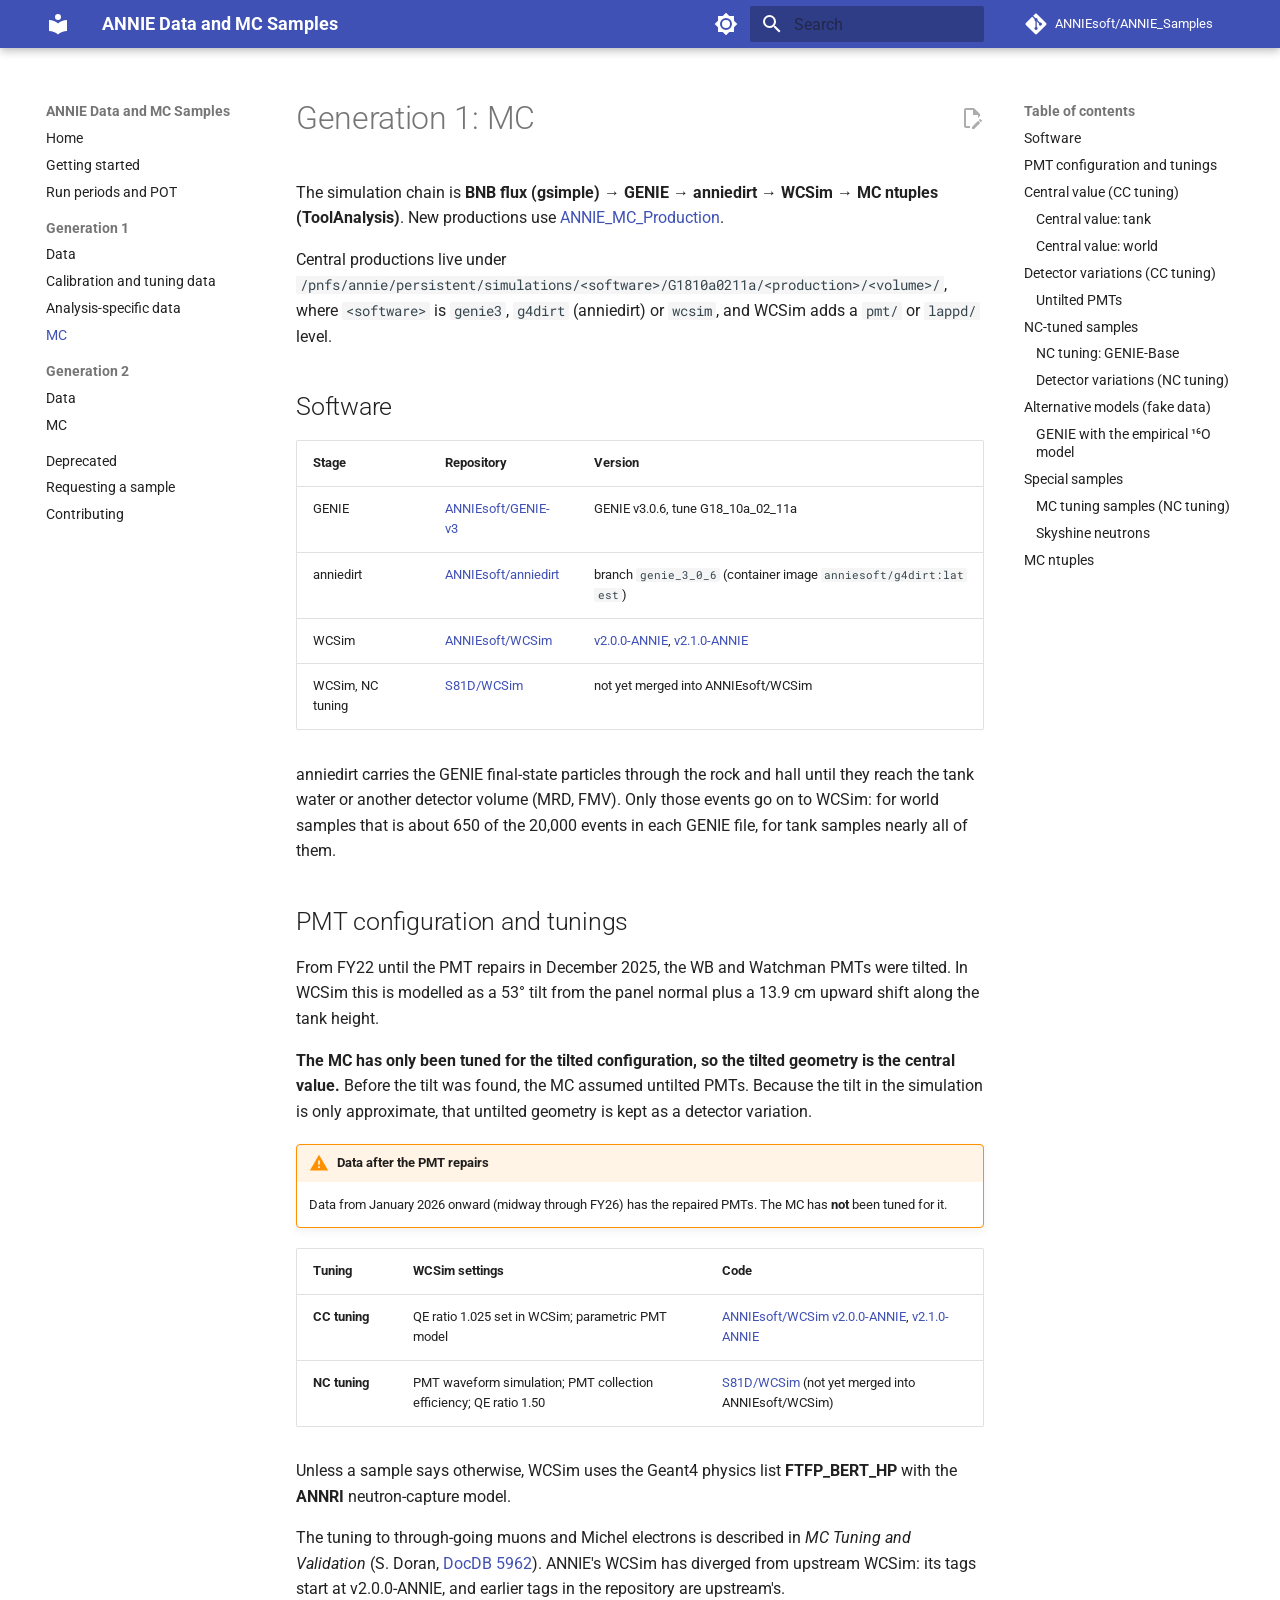
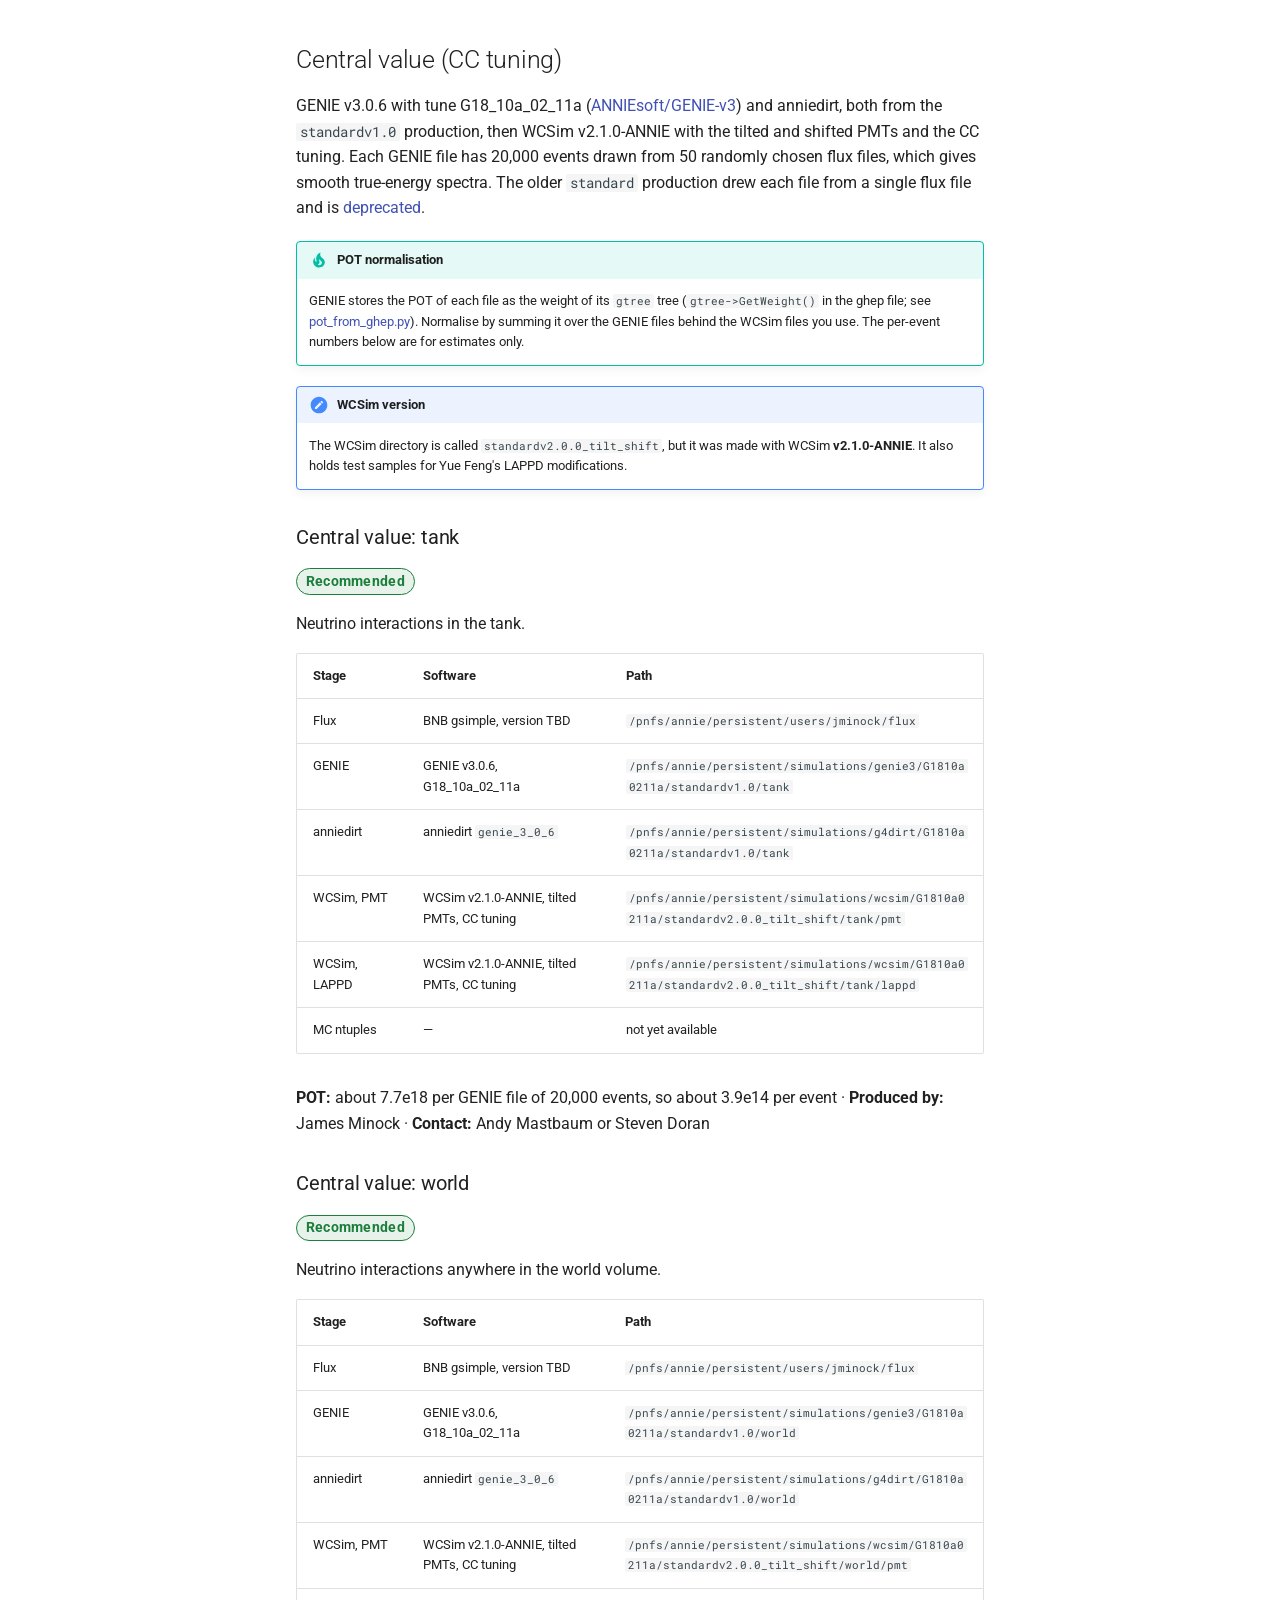
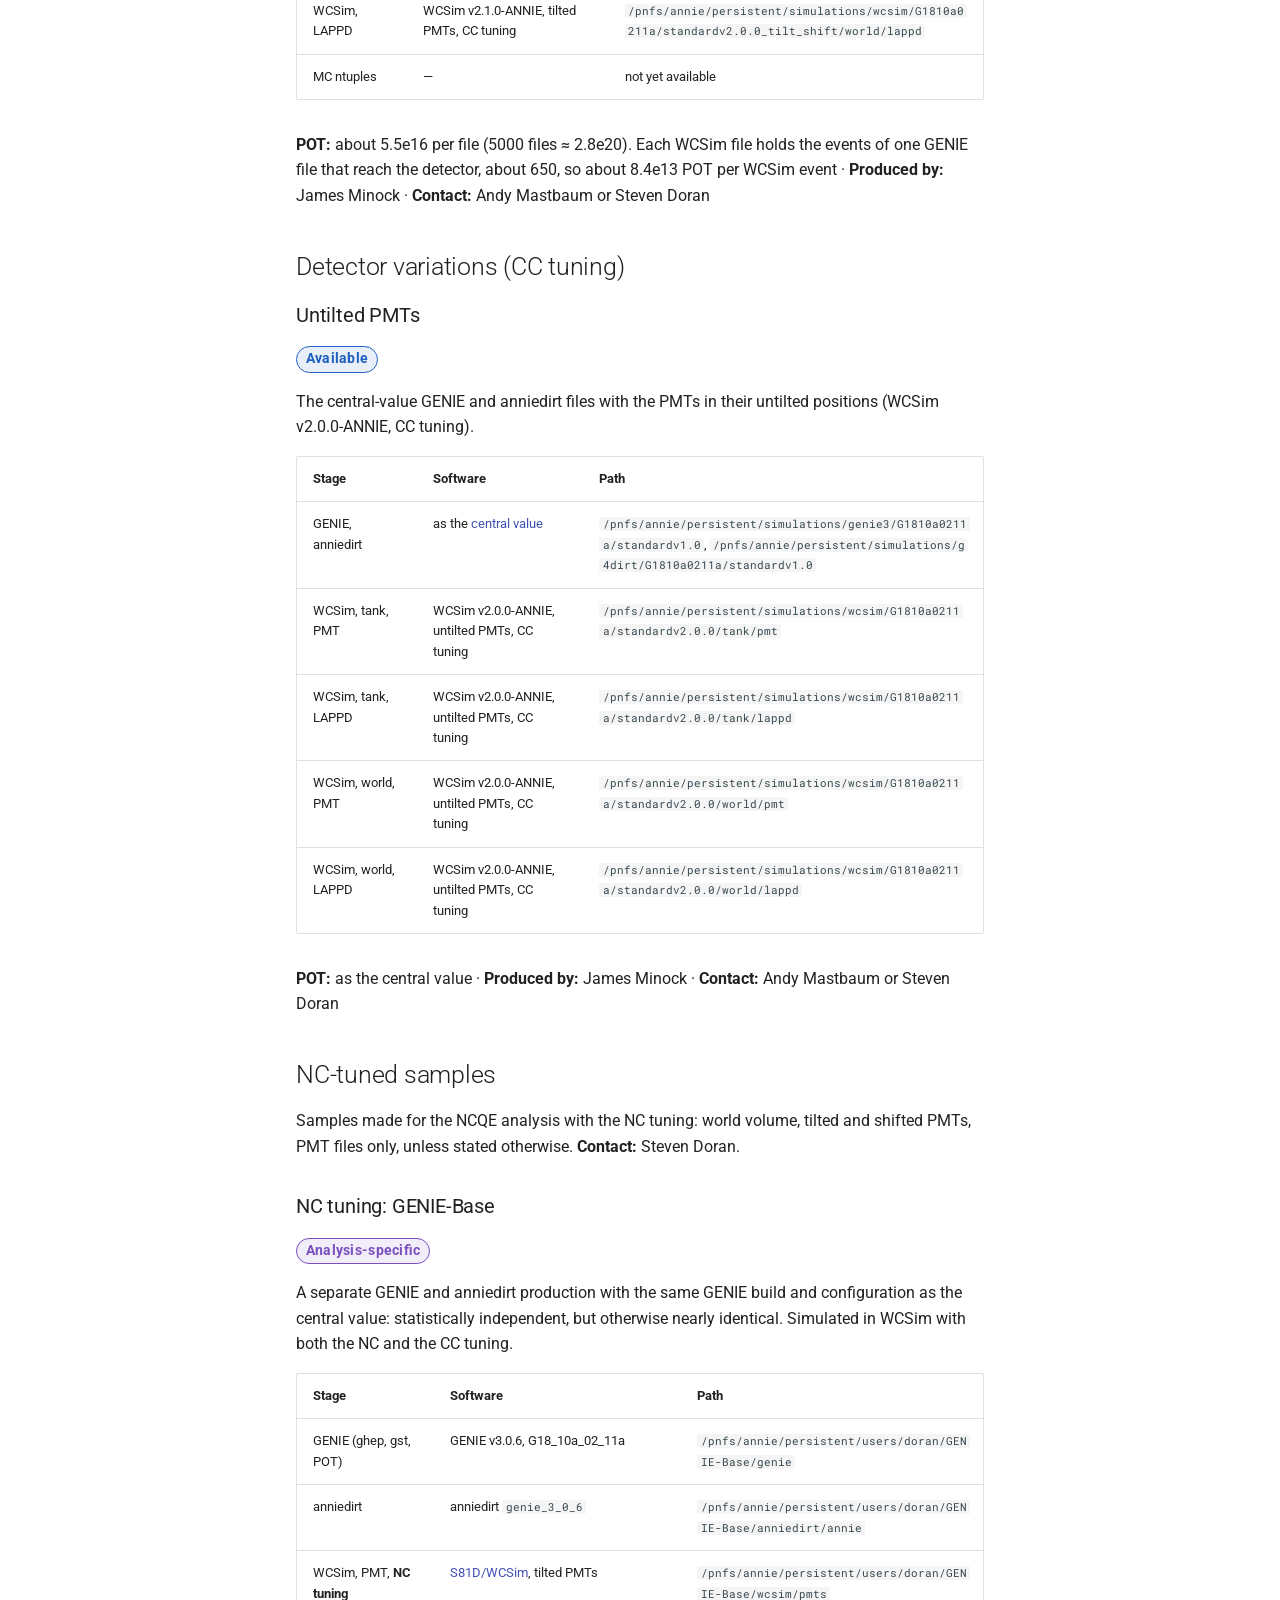
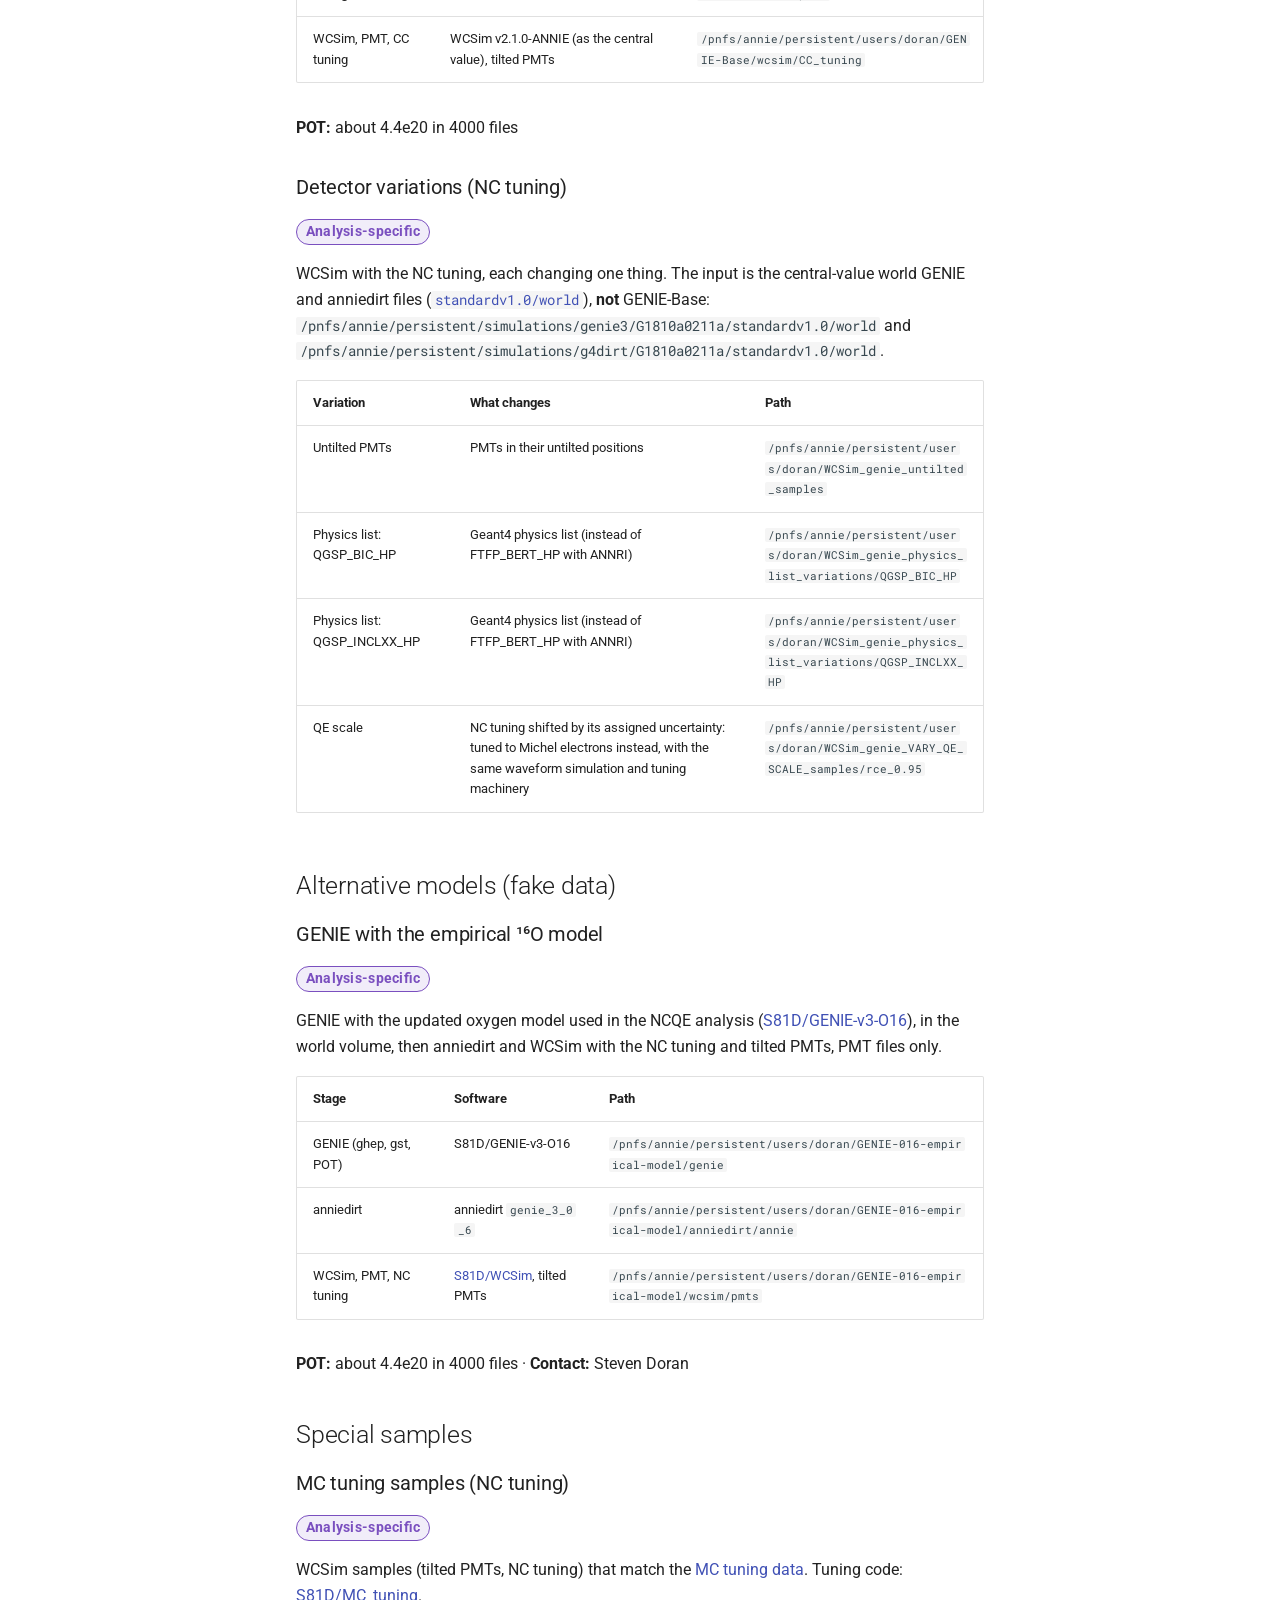
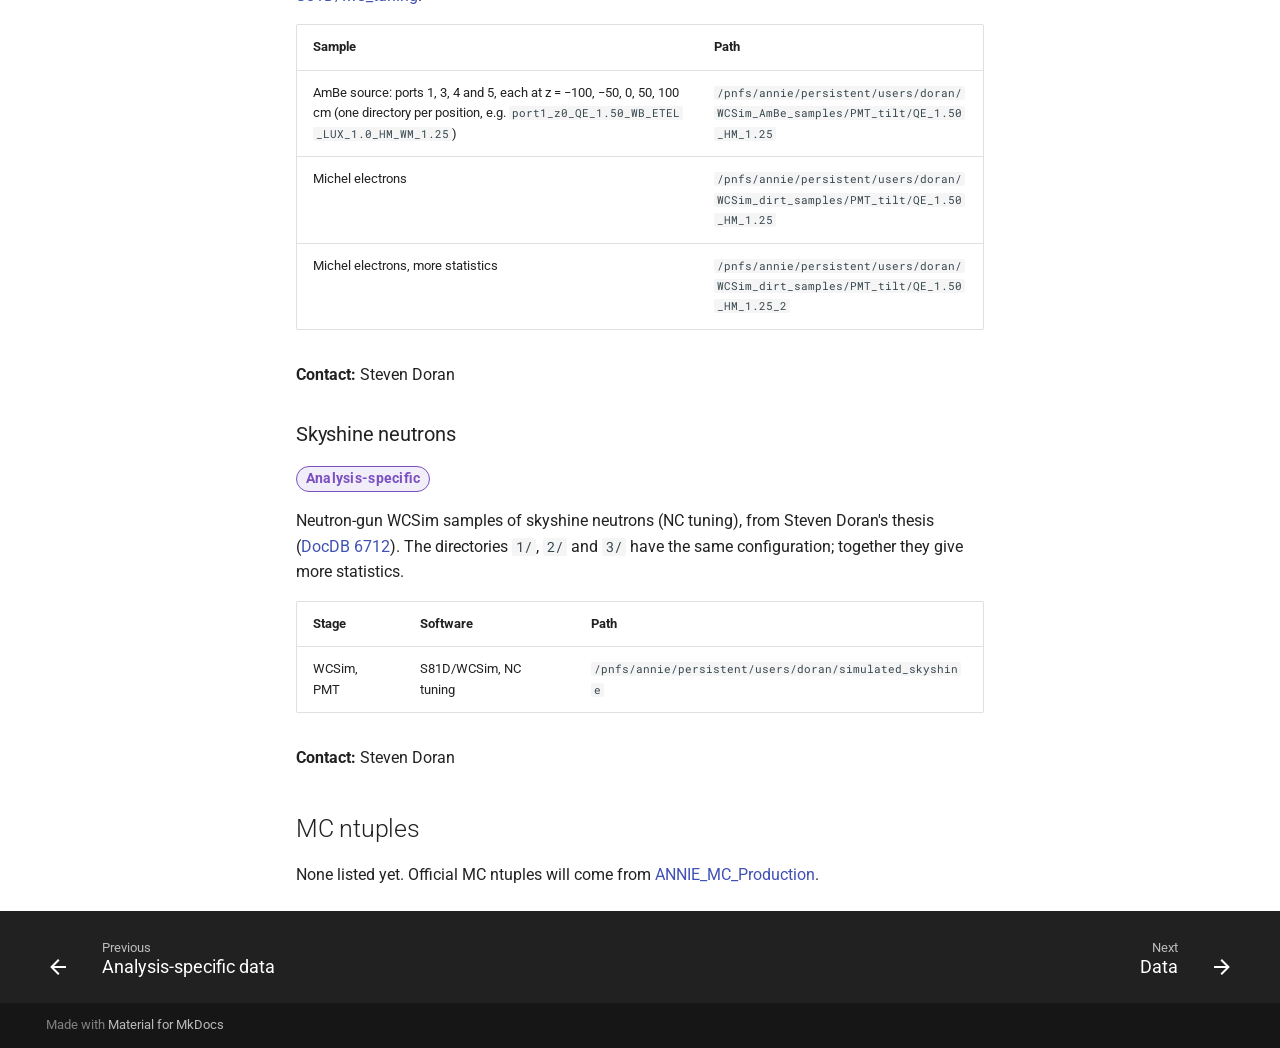
<file: gen1/mc/index.html>
<!doctype html>
<html lang="en" class="no-js">
  <head>
    
      <meta charset="utf-8">
      <meta name="viewport" content="width=device-width,initial-scale=1">
      
        <meta name="description" content="ANNIE production data and simulation samples, where to find them, and how to request new ones.">
      
      
        <meta name="author" content="Steven Doran">
      
      
        <link rel="canonical" href="https://anniesoft.github.io/ANNIE_Samples/gen1/mc/">
      
      
        <link rel="prev" href="../analysis-specific/">
      
      
        <link rel="next" href="../../gen2/data/">
      
      
        
      
      
      <link rel="icon" href="../../assets/images/favicon.png">
      <meta name="generator" content="mkdocs-1.6.1, mkdocs-material-9.8.1">
    
    
      
        <title>MC - ANNIE Data and MC Samples</title>
      
    
    
      <link rel="stylesheet" href="../../assets/stylesheets/main.57a0d79d.min.css">
      
        
        <link rel="stylesheet" href="../../assets/stylesheets/palette.fb2fffe2.min.css">
      
      


    
    
      
    
    
      
        
        
        <link rel="preconnect" href="https://fonts.gstatic.com" crossorigin>
        <link rel="stylesheet" href="https://fonts.googleapis.com/css?family=Roboto:300,300i,400,400i,700,700i%7CRoboto+Mono:400,400i,700,700i&display=fallback">
        <style>:root{--md-text-font:"Roboto";--md-code-font:"Roboto Mono"}</style>
      
    
    
      <link rel="stylesheet" href="../../stylesheets/extra.css">
    
    <script>__md_scope=new URL("../..",location),__md_hash=e=>[...e].reduce(((e,_)=>(e<<5)-e+_.charCodeAt(0)),0),__md_get=(e,_=localStorage,t=__md_scope)=>JSON.parse(_.getItem(t.pathname+"."+e)),__md_set=(e,_,t=localStorage,a=__md_scope)=>{try{t.setItem(a.pathname+"."+e,JSON.stringify(_))}catch(e){}}</script>
    
      

    
    
  </head>
  
  
    
    
      
    
    
    
    
    <body dir="ltr" data-md-color-scheme="default" data-md-color-primary="indigo" data-md-color-accent="amber">
  
    
    <input class="md-toggle" data-md-toggle="drawer" type="checkbox" id="__drawer" autocomplete="off">
    <input class="md-toggle" data-md-toggle="search" type="checkbox" id="__search" autocomplete="off">
    <label class="md-overlay" for="__drawer"></label>
    <div data-md-component="skip">
      
        
        <a href="#generation-1-mc" class="md-skip">
          Skip to content
        </a>
      
    </div>
    <div data-md-component="announce">
      
    </div>
    
    
      

  

<header class="md-header md-header--shadow" data-md-component="header">
  <nav class="md-header__inner md-grid" aria-label="Header">
    <a href="../.." title="ANNIE Data and MC Samples" class="md-header__button md-logo" aria-label="ANNIE Data and MC Samples" data-md-component="logo">
      
  
  <svg xmlns="http://www.w3.org/2000/svg" viewBox="0 0 24 24"><path d="M12 8a3 3 0 0 0 3-3 3 3 0 0 0-3-3 3 3 0 0 0-3 3 3 3 0 0 0 3 3m0 3.54C9.64 9.35 6.5 8 3 8v11c3.5 0 6.64 1.35 9 3.54 2.36-2.19 5.5-3.54 9-3.54V8c-3.5 0-6.64 1.35-9 3.54"/></svg>

    </a>
    <label class="md-header__button md-icon" for="__drawer">
      
      <svg xmlns="http://www.w3.org/2000/svg" viewBox="0 0 24 24"><path d="M3 6h18v2H3zm0 5h18v2H3zm0 5h18v2H3z"/></svg>
    </label>
    <div class="md-header__title" data-md-component="header-title">
      <div class="md-header__ellipsis">
        <div class="md-header__topic">
          <span class="md-ellipsis">
            ANNIE Data and MC Samples
          </span>
        </div>
        <div class="md-header__topic" data-md-component="header-topic">
          <span class="md-ellipsis">
            
              MC
            
          </span>
        </div>
      </div>
    </div>
    
      
        <form class="md-header__option" data-md-component="palette">
  
    
    
    
    <input class="md-option" data-md-color-media="(prefers-color-scheme: light)" data-md-color-scheme="default" data-md-color-primary="indigo" data-md-color-accent="amber"  aria-label="Switch to dark mode"  type="radio" name="__palette" id="__palette_0">
    
      <label class="md-header__button md-icon" title="Switch to dark mode" for="__palette_1" hidden>
        <svg xmlns="http://www.w3.org/2000/svg" viewBox="0 0 24 24"><path d="M12 8a4 4 0 0 0-4 4 4 4 0 0 0 4 4 4 4 0 0 0 4-4 4 4 0 0 0-4-4m0 10a6 6 0 0 1-6-6 6 6 0 0 1 6-6 6 6 0 0 1 6 6 6 6 0 0 1-6 6m8-9.31V4h-4.69L12 .69 8.69 4H4v4.69L.69 12 4 15.31V20h4.69L12 23.31 15.31 20H20v-4.69L23.31 12z"/></svg>
      </label>
    
  
    
    
    
    <input class="md-option" data-md-color-media="(prefers-color-scheme: dark)" data-md-color-scheme="slate" data-md-color-primary="indigo" data-md-color-accent="amber"  aria-label="Switch to light mode"  type="radio" name="__palette" id="__palette_1">
    
      <label class="md-header__button md-icon" title="Switch to light mode" for="__palette_0" hidden>
        <svg xmlns="http://www.w3.org/2000/svg" viewBox="0 0 24 24"><path d="M12 18c-.89 0-1.74-.2-2.5-.55C11.56 16.5 13 14.42 13 12s-1.44-4.5-3.5-5.45C10.26 6.2 11.11 6 12 6a6 6 0 0 1 6 6 6 6 0 0 1-6 6m8-9.31V4h-4.69L12 .69 8.69 4H4v4.69L.69 12 4 15.31V20h4.69L12 23.31 15.31 20H20v-4.69L23.31 12z"/></svg>
      </label>
    
  
</form>
      
    
    
      <script>var palette=__md_get("__palette");if(palette&&palette.color){if("(prefers-color-scheme)"===palette.color.media){var media=matchMedia("(prefers-color-scheme: light)"),input=document.querySelector(media.matches?"[data-md-color-media='(prefers-color-scheme: light)']":"[data-md-color-media='(prefers-color-scheme: dark)']");palette.color.media=input.getAttribute("data-md-color-media"),palette.color.scheme=input.getAttribute("data-md-color-scheme"),palette.color.primary=input.getAttribute("data-md-color-primary"),palette.color.accent=input.getAttribute("data-md-color-accent")}for(var[key,value]of Object.entries(palette.color))document.body.setAttribute("data-md-color-"+key,value)}</script>
    
    
    
      
      
        <label class="md-header__button md-icon" for="__search">
          
          <svg xmlns="http://www.w3.org/2000/svg" viewBox="0 0 24 24"><path d="M9.5 3A6.5 6.5 0 0 1 16 9.5c0 1.61-.59 3.09-1.56 4.23l.27.27h.79l5 5-1.5 1.5-5-5v-.79l-.27-.27A6.52 6.52 0 0 1 9.5 16 6.5 6.5 0 0 1 3 9.5 6.5 6.5 0 0 1 9.5 3m0 2C7 5 5 7 5 9.5S7 14 9.5 14 14 12 14 9.5 12 5 9.5 5"/></svg>
        </label>
        <div class="md-search" data-md-component="search" role="dialog">
  <label class="md-search__overlay" for="__search"></label>
  <div class="md-search__inner" role="search">
    <form class="md-search__form" name="search">
      <input type="text" class="md-search__input" name="query" aria-label="Search" placeholder="Search" autocapitalize="off" autocorrect="off" autocomplete="off" spellcheck="false" data-md-component="search-query" required>
      <label class="md-search__icon md-icon" for="__search">
        
        <svg xmlns="http://www.w3.org/2000/svg" viewBox="0 0 24 24"><path d="M9.5 3A6.5 6.5 0 0 1 16 9.5c0 1.61-.59 3.09-1.56 4.23l.27.27h.79l5 5-1.5 1.5-5-5v-.79l-.27-.27A6.52 6.52 0 0 1 9.5 16 6.5 6.5 0 0 1 3 9.5 6.5 6.5 0 0 1 9.5 3m0 2C7 5 5 7 5 9.5S7 14 9.5 14 14 12 14 9.5 12 5 9.5 5"/></svg>
        
        <svg xmlns="http://www.w3.org/2000/svg" viewBox="0 0 24 24"><path d="M20 11v2H8l5.5 5.5-1.42 1.42L4.16 12l7.92-7.92L13.5 5.5 8 11z"/></svg>
      </label>
      <nav class="md-search__options" aria-label="Search">
        
        <button type="reset" class="md-search__icon md-icon" title="Clear" aria-label="Clear" tabindex="-1">
          
          <svg xmlns="http://www.w3.org/2000/svg" viewBox="0 0 24 24"><path d="M19 6.41 17.59 5 12 10.59 6.41 5 5 6.41 10.59 12 5 17.59 6.41 19 12 13.41 17.59 19 19 17.59 13.41 12z"/></svg>
        </button>
      </nav>
      
    </form>
    <div class="md-search__output">
      <div class="md-search__scrollwrap" tabindex="0" data-md-scrollfix>
        <div class="md-search-result" data-md-component="search-result">
          <div class="md-search-result__meta">
            Initializing search
          </div>
          <ol class="md-search-result__list" role="presentation"></ol>
        </div>
      </div>
    </div>
  </div>
</div>
      
    
    
      <div class="md-header__source">
        <a href="https://github.com/ANNIEsoft/ANNIE_Samples" title="Go to repository" class="md-source" data-md-component="source">
  <div class="md-source__icon md-icon">
    
    <svg xmlns="http://www.w3.org/2000/svg" viewBox="0 0 448 512"><!--! Font Awesome Free 7.1.0 by @fontawesome - https://fontawesome.com License - https://fontawesome.com/license/free (Icons: CC BY 4.0, Fonts: SIL OFL 1.1, Code: MIT License) Copyright 2025 Fonticons, Inc.--><path d="M439.6 236.1 244 40.5c-5.4-5.5-12.8-8.5-20.4-8.5s-15 3-20.4 8.4L162.5 81l51.5 51.5c27.1-9.1 52.7 16.8 43.4 43.7l49.7 49.7c34.2-11.8 61.2 31 35.5 56.7-26.5 26.5-70.2-2.9-56-37.3L240.3 199v121.9c25.3 12.5 22.3 41.8 9.1 55-6.4 6.4-15.2 10.1-24.3 10.1s-17.8-3.6-24.3-10.1c-17.6-17.6-11.1-46.9 11.2-56v-123c-20.8-8.5-24.6-30.7-18.6-45L142.6 101 8.5 235.1C3 240.6 0 247.9 0 255.5s3 15 8.5 20.4l195.6 195.7c5.4 5.4 12.7 8.4 20.4 8.4s15-3 20.4-8.4l194.7-194.7c5.4-5.4 8.4-12.8 8.4-20.4s-3-15-8.4-20.4"/></svg>
  </div>
  <div class="md-source__repository">
    ANNIEsoft/ANNIE_Samples
  </div>
</a>
      </div>
    
  </nav>
  
</header>
    
    <div class="md-container" data-md-component="container">
      
      
        
          
        
      
      <main class="md-main" data-md-component="main">
        <div class="md-main__inner md-grid">
          
            
              
              <div class="md-sidebar md-sidebar--primary" data-md-component="sidebar" data-md-type="navigation" >
                <div class="md-sidebar__scrollwrap">
                  <div class="md-sidebar__inner">
                    



<nav class="md-nav md-nav--primary" aria-label="Navigation" data-md-level="0">
  <label class="md-nav__title" for="__drawer">
    <a href="../.." title="ANNIE Data and MC Samples" class="md-nav__button md-logo" aria-label="ANNIE Data and MC Samples" data-md-component="logo">
      
  
  <svg xmlns="http://www.w3.org/2000/svg" viewBox="0 0 24 24"><path d="M12 8a3 3 0 0 0 3-3 3 3 0 0 0-3-3 3 3 0 0 0-3 3 3 3 0 0 0 3 3m0 3.54C9.64 9.35 6.5 8 3 8v11c3.5 0 6.64 1.35 9 3.54 2.36-2.19 5.5-3.54 9-3.54V8c-3.5 0-6.64 1.35-9 3.54"/></svg>

    </a>
    ANNIE Data and MC Samples
  </label>
  
    <div class="md-nav__source">
      <a href="https://github.com/ANNIEsoft/ANNIE_Samples" title="Go to repository" class="md-source" data-md-component="source">
  <div class="md-source__icon md-icon">
    
    <svg xmlns="http://www.w3.org/2000/svg" viewBox="0 0 448 512"><!--! Font Awesome Free 7.1.0 by @fontawesome - https://fontawesome.com License - https://fontawesome.com/license/free (Icons: CC BY 4.0, Fonts: SIL OFL 1.1, Code: MIT License) Copyright 2025 Fonticons, Inc.--><path d="M439.6 236.1 244 40.5c-5.4-5.5-12.8-8.5-20.4-8.5s-15 3-20.4 8.4L162.5 81l51.5 51.5c27.1-9.1 52.7 16.8 43.4 43.7l49.7 49.7c34.2-11.8 61.2 31 35.5 56.7-26.5 26.5-70.2-2.9-56-37.3L240.3 199v121.9c25.3 12.5 22.3 41.8 9.1 55-6.4 6.4-15.2 10.1-24.3 10.1s-17.8-3.6-24.3-10.1c-17.6-17.6-11.1-46.9 11.2-56v-123c-20.8-8.5-24.6-30.7-18.6-45L142.6 101 8.5 235.1C3 240.6 0 247.9 0 255.5s3 15 8.5 20.4l195.6 195.7c5.4 5.4 12.7 8.4 20.4 8.4s15-3 20.4-8.4l194.7-194.7c5.4-5.4 8.4-12.8 8.4-20.4s-3-15-8.4-20.4"/></svg>
  </div>
  <div class="md-source__repository">
    ANNIEsoft/ANNIE_Samples
  </div>
</a>
    </div>
  
  <ul class="md-nav__list" data-md-scrollfix>
    
      
      
  
  
  
  
    <li class="md-nav__item">
      <a href="../.." class="md-nav__link">
        
  
  
  <span class="md-ellipsis">
    
  
    Home
  

    
  </span>
  
  

      </a>
    </li>
  

    
      
      
  
  
  
  
    <li class="md-nav__item">
      <a href="../../getting-started/" class="md-nav__link">
        
  
  
  <span class="md-ellipsis">
    
  
    Getting started
  

    
  </span>
  
  

      </a>
    </li>
  

    
      
      
  
  
  
  
    <li class="md-nav__item">
      <a href="../../run-periods/" class="md-nav__link">
        
  
  
  <span class="md-ellipsis">
    
  
    Run periods and POT
  

    
  </span>
  
  

      </a>
    </li>
  

    
      
      
  
  
    
  
  
  
    
    
    
    
      
        
        
      
    
    
    <li class="md-nav__item md-nav__item--active md-nav__item--section md-nav__item--nested">
      
        
        
        <input class="md-nav__toggle md-toggle " type="checkbox" id="__nav_4" checked>
        
          
          <label class="md-nav__link" for="__nav_4" id="__nav_4_label" tabindex="">
            
  
  
  <span class="md-ellipsis">
    
  
    Generation 1
  

    
  </span>
  
  

            <span class="md-nav__icon md-icon"></span>
          </label>
        
        <nav class="md-nav" data-md-level="1" aria-labelledby="__nav_4_label" aria-expanded="true">
          <label class="md-nav__title" for="__nav_4">
            <span class="md-nav__icon md-icon"></span>
            
  
    Generation 1
  

          </label>
          <ul class="md-nav__list" data-md-scrollfix>
            
              
                
  
  
  
  
    <li class="md-nav__item">
      <a href="../data/" class="md-nav__link">
        
  
  
  <span class="md-ellipsis">
    
  
    Data
  

    
  </span>
  
  

      </a>
    </li>
  

              
            
              
                
  
  
  
  
    <li class="md-nav__item">
      <a href="../calibration/" class="md-nav__link">
        
  
  
  <span class="md-ellipsis">
    
  
    Calibration and tuning data
  

    
  </span>
  
  

      </a>
    </li>
  

              
            
              
                
  
  
  
  
    <li class="md-nav__item">
      <a href="../analysis-specific/" class="md-nav__link">
        
  
  
  <span class="md-ellipsis">
    
  
    Analysis-specific data
  

    
  </span>
  
  

      </a>
    </li>
  

              
            
              
                
  
  
    
  
  
  
    <li class="md-nav__item md-nav__item--active">
      
      <input class="md-nav__toggle md-toggle" type="checkbox" id="__toc">
      
      
        
      
      
        <label class="md-nav__link md-nav__link--active" for="__toc">
          
  
  
  <span class="md-ellipsis">
    
  
    MC
  

    
  </span>
  
  

          <span class="md-nav__icon md-icon"></span>
        </label>
      
      <a href="./" class="md-nav__link md-nav__link--active">
        
  
  
  <span class="md-ellipsis">
    
  
    MC
  

    
  </span>
  
  

      </a>
      
        

<nav class="md-nav md-nav--secondary" aria-label="Table of contents">
  
  
  
    
  
  
    <label class="md-nav__title" for="__toc">
      <span class="md-nav__icon md-icon"></span>
      Table of contents
    </label>
    <ul class="md-nav__list" data-md-component="toc" data-md-scrollfix>
      
        <li class="md-nav__item">
  <a href="#software" class="md-nav__link">
    <span class="md-ellipsis">
      
        Software
      
    </span>
  </a>
  
</li>
      
        <li class="md-nav__item">
  <a href="#tunings" class="md-nav__link">
    <span class="md-ellipsis">
      
        PMT configuration and tunings
      
    </span>
  </a>
  
</li>
      
        <li class="md-nav__item">
  <a href="#central-value" class="md-nav__link">
    <span class="md-ellipsis">
      
        Central value (CC tuning)
      
    </span>
  </a>
  
    <nav class="md-nav" aria-label="Central value (CC tuning)">
      <ul class="md-nav__list">
        
          <li class="md-nav__item">
  <a href="#cv-tank" class="md-nav__link">
    <span class="md-ellipsis">
      
        Central value: tank
      
    </span>
  </a>
  
</li>
        
          <li class="md-nav__item">
  <a href="#cv-world" class="md-nav__link">
    <span class="md-ellipsis">
      
        Central value: world
      
    </span>
  </a>
  
</li>
        
      </ul>
    </nav>
  
</li>
      
        <li class="md-nav__item">
  <a href="#detector-variations" class="md-nav__link">
    <span class="md-ellipsis">
      
        Detector variations (CC tuning)
      
    </span>
  </a>
  
    <nav class="md-nav" aria-label="Detector variations (CC tuning)">
      <ul class="md-nav__list">
        
          <li class="md-nav__item">
  <a href="#untilted" class="md-nav__link">
    <span class="md-ellipsis">
      
        Untilted PMTs
      
    </span>
  </a>
  
</li>
        
      </ul>
    </nav>
  
</li>
      
        <li class="md-nav__item">
  <a href="#nc-samples" class="md-nav__link">
    <span class="md-ellipsis">
      
        NC-tuned samples
      
    </span>
  </a>
  
    <nav class="md-nav" aria-label="NC-tuned samples">
      <ul class="md-nav__list">
        
          <li class="md-nav__item">
  <a href="#nc-tuning" class="md-nav__link">
    <span class="md-ellipsis">
      
        NC tuning: GENIE-Base
      
    </span>
  </a>
  
</li>
        
          <li class="md-nav__item">
  <a href="#nc-variations" class="md-nav__link">
    <span class="md-ellipsis">
      
        Detector variations (NC tuning)
      
    </span>
  </a>
  
</li>
        
      </ul>
    </nav>
  
</li>
      
        <li class="md-nav__item">
  <a href="#alternative-models" class="md-nav__link">
    <span class="md-ellipsis">
      
        Alternative models (fake data)
      
    </span>
  </a>
  
    <nav class="md-nav" aria-label="Alternative models (fake data)">
      <ul class="md-nav__list">
        
          <li class="md-nav__item">
  <a href="#genie-o16" class="md-nav__link">
    <span class="md-ellipsis">
      
        GENIE with the empirical ¹⁶O model
      
    </span>
  </a>
  
</li>
        
      </ul>
    </nav>
  
</li>
      
        <li class="md-nav__item">
  <a href="#special" class="md-nav__link">
    <span class="md-ellipsis">
      
        Special samples
      
    </span>
  </a>
  
    <nav class="md-nav" aria-label="Special samples">
      <ul class="md-nav__list">
        
          <li class="md-nav__item">
  <a href="#mc-tuning-samples" class="md-nav__link">
    <span class="md-ellipsis">
      
        MC tuning samples (NC tuning)
      
    </span>
  </a>
  
</li>
        
          <li class="md-nav__item">
  <a href="#skyshine" class="md-nav__link">
    <span class="md-ellipsis">
      
        Skyshine neutrons
      
    </span>
  </a>
  
</li>
        
      </ul>
    </nav>
  
</li>
      
        <li class="md-nav__item">
  <a href="#mc-ntuples" class="md-nav__link">
    <span class="md-ellipsis">
      
        MC ntuples
      
    </span>
  </a>
  
</li>
      
    </ul>
  
</nav>
      
    </li>
  

              
            
          </ul>
        </nav>
      
    </li>
  

    
      
      
  
  
  
  
    
    
    
    
      
        
        
      
    
    
    <li class="md-nav__item md-nav__item--section md-nav__item--nested">
      
        
        
        <input class="md-nav__toggle md-toggle " type="checkbox" id="__nav_5" >
        
          
          <label class="md-nav__link" for="__nav_5" id="__nav_5_label" tabindex="">
            
  
  
  <span class="md-ellipsis">
    
  
    Generation 2
  

    
  </span>
  
  

            <span class="md-nav__icon md-icon"></span>
          </label>
        
        <nav class="md-nav" data-md-level="1" aria-labelledby="__nav_5_label" aria-expanded="false">
          <label class="md-nav__title" for="__nav_5">
            <span class="md-nav__icon md-icon"></span>
            
  
    Generation 2
  

          </label>
          <ul class="md-nav__list" data-md-scrollfix>
            
              
                
  
  
  
  
    <li class="md-nav__item">
      <a href="../../gen2/data/" class="md-nav__link">
        
  
  
  <span class="md-ellipsis">
    
  
    Data
  

    
  </span>
  
  

      </a>
    </li>
  

              
            
              
                
  
  
  
  
    <li class="md-nav__item">
      <a href="../../gen2/mc/" class="md-nav__link">
        
  
  
  <span class="md-ellipsis">
    
  
    MC
  

    
  </span>
  
  

      </a>
    </li>
  

              
            
          </ul>
        </nav>
      
    </li>
  

    
      
      
  
  
  
  
    <li class="md-nav__item">
      <a href="../../deprecated/" class="md-nav__link">
        
  
  
  <span class="md-ellipsis">
    
  
    Deprecated
  

    
  </span>
  
  

      </a>
    </li>
  

    
      
      
  
  
  
  
    <li class="md-nav__item">
      <a href="../../requests/" class="md-nav__link">
        
  
  
  <span class="md-ellipsis">
    
  
    Requesting a sample
  

    
  </span>
  
  

      </a>
    </li>
  

    
      
      
  
  
  
  
    <li class="md-nav__item">
      <a href="../../contributing/" class="md-nav__link">
        
  
  
  <span class="md-ellipsis">
    
  
    Contributing
  

    
  </span>
  
  

      </a>
    </li>
  

    
  </ul>
</nav>
                  </div>
                </div>
              </div>
            
            
              
              <div class="md-sidebar md-sidebar--secondary" data-md-component="sidebar" data-md-type="toc" >
                <div class="md-sidebar__scrollwrap">
                  <div class="md-sidebar__inner">
                    

<nav class="md-nav md-nav--secondary" aria-label="Table of contents">
  
  
  
    
  
  
    <label class="md-nav__title" for="__toc">
      <span class="md-nav__icon md-icon"></span>
      Table of contents
    </label>
    <ul class="md-nav__list" data-md-component="toc" data-md-scrollfix>
      
        <li class="md-nav__item">
  <a href="#software" class="md-nav__link">
    <span class="md-ellipsis">
      
        Software
      
    </span>
  </a>
  
</li>
      
        <li class="md-nav__item">
  <a href="#tunings" class="md-nav__link">
    <span class="md-ellipsis">
      
        PMT configuration and tunings
      
    </span>
  </a>
  
</li>
      
        <li class="md-nav__item">
  <a href="#central-value" class="md-nav__link">
    <span class="md-ellipsis">
      
        Central value (CC tuning)
      
    </span>
  </a>
  
    <nav class="md-nav" aria-label="Central value (CC tuning)">
      <ul class="md-nav__list">
        
          <li class="md-nav__item">
  <a href="#cv-tank" class="md-nav__link">
    <span class="md-ellipsis">
      
        Central value: tank
      
    </span>
  </a>
  
</li>
        
          <li class="md-nav__item">
  <a href="#cv-world" class="md-nav__link">
    <span class="md-ellipsis">
      
        Central value: world
      
    </span>
  </a>
  
</li>
        
      </ul>
    </nav>
  
</li>
      
        <li class="md-nav__item">
  <a href="#detector-variations" class="md-nav__link">
    <span class="md-ellipsis">
      
        Detector variations (CC tuning)
      
    </span>
  </a>
  
    <nav class="md-nav" aria-label="Detector variations (CC tuning)">
      <ul class="md-nav__list">
        
          <li class="md-nav__item">
  <a href="#untilted" class="md-nav__link">
    <span class="md-ellipsis">
      
        Untilted PMTs
      
    </span>
  </a>
  
</li>
        
      </ul>
    </nav>
  
</li>
      
        <li class="md-nav__item">
  <a href="#nc-samples" class="md-nav__link">
    <span class="md-ellipsis">
      
        NC-tuned samples
      
    </span>
  </a>
  
    <nav class="md-nav" aria-label="NC-tuned samples">
      <ul class="md-nav__list">
        
          <li class="md-nav__item">
  <a href="#nc-tuning" class="md-nav__link">
    <span class="md-ellipsis">
      
        NC tuning: GENIE-Base
      
    </span>
  </a>
  
</li>
        
          <li class="md-nav__item">
  <a href="#nc-variations" class="md-nav__link">
    <span class="md-ellipsis">
      
        Detector variations (NC tuning)
      
    </span>
  </a>
  
</li>
        
      </ul>
    </nav>
  
</li>
      
        <li class="md-nav__item">
  <a href="#alternative-models" class="md-nav__link">
    <span class="md-ellipsis">
      
        Alternative models (fake data)
      
    </span>
  </a>
  
    <nav class="md-nav" aria-label="Alternative models (fake data)">
      <ul class="md-nav__list">
        
          <li class="md-nav__item">
  <a href="#genie-o16" class="md-nav__link">
    <span class="md-ellipsis">
      
        GENIE with the empirical ¹⁶O model
      
    </span>
  </a>
  
</li>
        
      </ul>
    </nav>
  
</li>
      
        <li class="md-nav__item">
  <a href="#special" class="md-nav__link">
    <span class="md-ellipsis">
      
        Special samples
      
    </span>
  </a>
  
    <nav class="md-nav" aria-label="Special samples">
      <ul class="md-nav__list">
        
          <li class="md-nav__item">
  <a href="#mc-tuning-samples" class="md-nav__link">
    <span class="md-ellipsis">
      
        MC tuning samples (NC tuning)
      
    </span>
  </a>
  
</li>
        
          <li class="md-nav__item">
  <a href="#skyshine" class="md-nav__link">
    <span class="md-ellipsis">
      
        Skyshine neutrons
      
    </span>
  </a>
  
</li>
        
      </ul>
    </nav>
  
</li>
      
        <li class="md-nav__item">
  <a href="#mc-ntuples" class="md-nav__link">
    <span class="md-ellipsis">
      
        MC ntuples
      
    </span>
  </a>
  
</li>
      
    </ul>
  
</nav>
                  </div>
                </div>
              </div>
            
          
          
            <div class="md-content" data-md-component="content">
              
              <article class="md-content__inner md-typeset">
                
                  


  
    <a href="https://github.com/ANNIEsoft/ANNIE_Samples/edit/main/docs/gen1/mc.md" title="Edit this page" class="md-content__button md-icon" rel="edit">
      
      <svg xmlns="http://www.w3.org/2000/svg" viewBox="0 0 24 24"><path d="M10 20H6V4h7v5h5v3.1l2-2V8l-6-6H6c-1.1 0-2 .9-2 2v16c0 1.1.9 2 2 2h4zm10.2-7c.1 0 .3.1.4.2l1.3 1.3c.2.2.2.6 0 .8l-1 1-2.1-2.1 1-1c.1-.1.2-.2.4-.2m0 3.9L14.1 23H12v-2.1l6.1-6.1z"/></svg>
    </a>
  
  


<h1 id="generation-1-mc">Generation 1: MC<a class="headerlink" href="#generation-1-mc" title="Permanent link">&para;</a></h1>
<p>The simulation chain is <strong>BNB flux (gsimple) → GENIE → anniedirt → WCSim → MC ntuples (ToolAnalysis)</strong>.
New productions use <a href="https://github.com/S81D/ANNIE_MC_Production">ANNIE_MC_Production</a>.</p>
<p>Central productions live under
<code>/pnfs/annie/persistent/simulations/&lt;software&gt;/G1810a0211a/&lt;production&gt;/&lt;volume&gt;/</code>, where <code>&lt;software&gt;</code> is
<code>genie3</code>, <code>g4dirt</code> (anniedirt) or <code>wcsim</code>, and WCSim adds a <code>pmt/</code> or <code>lappd/</code> level.</p>
<h2 id="software">Software<a class="headerlink" href="#software" title="Permanent link">&para;</a></h2>
<table>
<thead>
<tr>
<th>Stage</th>
<th>Repository</th>
<th>Version</th>
</tr>
</thead>
<tbody>
<tr>
<td>GENIE</td>
<td><a href="https://github.com/ANNIEsoft/GENIE-v3">ANNIEsoft/GENIE-v3</a></td>
<td>GENIE v3.0.6, tune G18_10a_02_11a</td>
</tr>
<tr>
<td>anniedirt</td>
<td><a href="https://github.com/ANNIEsoft/anniedirt/tree/genie_3_0_6">ANNIEsoft/anniedirt</a></td>
<td>branch <code>genie_3_0_6</code> (container image <code>anniesoft/g4dirt:latest</code>)</td>
</tr>
<tr>
<td>WCSim</td>
<td><a href="https://github.com/ANNIEsoft/WCSim">ANNIEsoft/WCSim</a></td>
<td><a href="https://github.com/ANNIEsoft/WCSim/releases/tag/v2.0.0-ANNIE">v2.0.0-ANNIE</a>, <a href="https://github.com/ANNIEsoft/WCSim/releases/tag/v2.1.0-ANNIE">v2.1.0-ANNIE</a></td>
</tr>
<tr>
<td>WCSim, NC tuning</td>
<td><a href="https://github.com/S81D/WCSim">S81D/WCSim</a></td>
<td>not yet merged into ANNIEsoft/WCSim</td>
</tr>
</tbody>
</table>
<p>anniedirt carries the GENIE final-state particles through the rock and hall until they reach the tank
water or another detector volume (MRD, FMV). Only those events go on to WCSim: for world samples that is
about 650 of the 20,000 events in each GENIE file, for tank samples nearly all of them.</p>
<h2 id="tunings">PMT configuration and tunings<a class="headerlink" href="#tunings" title="Permanent link">&para;</a></h2>
<p>From FY22 until the PMT repairs in December 2025, the WB and Watchman PMTs were tilted. In WCSim this is
modelled as a 53° tilt from the panel normal plus a 13.9 cm upward shift along the tank height.</p>
<p><strong>The MC has only been tuned for the tilted configuration, so the tilted geometry is the central value.</strong>
Before the tilt was found, the MC assumed untilted PMTs. Because the tilt in the simulation is only
approximate, that untilted geometry is kept as a detector variation.</p>
<div class="admonition warning">
<p class="admonition-title">Data after the PMT repairs</p>
<p>Data from January 2026 onward (midway through FY26) has the repaired PMTs. The MC has <strong>not</strong> been
tuned for it.</p>
</div>
<table>
<thead>
<tr>
<th>Tuning</th>
<th>WCSim settings</th>
<th>Code</th>
</tr>
</thead>
<tbody>
<tr>
<td><strong>CC tuning</strong></td>
<td>QE ratio 1.025 set in WCSim; parametric PMT model</td>
<td><a href="https://github.com/ANNIEsoft/WCSim">ANNIEsoft/WCSim</a> <a href="https://github.com/ANNIEsoft/WCSim/releases/tag/v2.0.0-ANNIE">v2.0.0-ANNIE</a>, <a href="https://github.com/ANNIEsoft/WCSim/releases/tag/v2.1.0-ANNIE">v2.1.0-ANNIE</a></td>
</tr>
<tr>
<td><strong>NC tuning</strong></td>
<td>PMT waveform simulation; PMT collection efficiency; QE ratio 1.50</td>
<td><a href="https://github.com/S81D/WCSim">S81D/WCSim</a> (not yet merged into ANNIEsoft/WCSim)</td>
</tr>
</tbody>
</table>
<p>Unless a sample says otherwise, WCSim uses the Geant4 physics list <strong>FTFP_BERT_HP</strong> with the <strong>ANNRI</strong>
neutron-capture model.</p>
<p>The tuning to through-going muons and Michel electrons is described in <em>MC Tuning and Validation</em>
(S. Doran, <a href="https://annie-docdb.fnal.gov/cgi-bin/sso/ShowDocument?docid=5962">DocDB 5962</a>).
ANNIE's WCSim has diverged from upstream WCSim: its tags start at v2.0.0-ANNIE, and earlier tags in the
repository are upstream's.</p>
<h2 id="central-value">Central value (CC tuning)<a class="headerlink" href="#central-value" title="Permanent link">&para;</a></h2>
<p>GENIE v3.0.6 with tune G18_10a_02_11a (<a href="https://github.com/ANNIEsoft/GENIE-v3">ANNIEsoft/GENIE-v3</a>) and
anniedirt, both from the <code>standardv1.0</code> production, then WCSim v2.1.0-ANNIE with the tilted and shifted
PMTs and the CC tuning. Each GENIE file has 20,000 events drawn from 50 randomly chosen flux files, which
gives smooth true-energy spectra. The older <code>standard</code> production drew each file from a single flux file
and is <a href="../../deprecated/#mc-standard">deprecated</a>.</p>
<div class="admonition tip">
<p class="admonition-title">POT normalisation</p>
<p>GENIE stores the POT of each file as the weight of its <code>gtree</code> tree (<code>gtree-&gt;GetWeight()</code> in the ghep
file; see <a href="https://github.com/S81D/ANNIE_MC_Production/blob/main/helpers/pot_from_ghep.py">pot_from_ghep.py</a>).
Normalise by summing it over the GENIE files behind the WCSim files you use. The per-event numbers below
are for estimates only.</p>
</div>
<div class="admonition note">
<p class="admonition-title">WCSim version</p>
<p>The WCSim directory is called <code>standardv2.0.0_tilt_shift</code>, but it was made with WCSim
<strong>v2.1.0-ANNIE</strong>. It also holds test samples for Yue Feng's LAPPD modifications.</p>
</div>
<h3 id="cv-tank">Central value: tank<a class="headerlink" href="#cv-tank" title="Permanent link">&para;</a></h3>
<p><span class="badge recommended">Recommended</span></p>
<p>Neutrino interactions in the tank.</p>
<table>
<thead>
<tr>
<th>Stage</th>
<th>Software</th>
<th>Path</th>
</tr>
</thead>
<tbody>
<tr>
<td>Flux</td>
<td>BNB gsimple, version TBD</td>
<td><code>/pnfs/annie/persistent/users/jminock/flux</code></td>
</tr>
<tr>
<td>GENIE</td>
<td>GENIE v3.0.6, G18_10a_02_11a</td>
<td><code>/pnfs/annie/persistent/simulations/genie3/G1810a0211a/standardv1.0/tank</code></td>
</tr>
<tr>
<td>anniedirt</td>
<td>anniedirt <code>genie_3_0_6</code></td>
<td><code>/pnfs/annie/persistent/simulations/g4dirt/G1810a0211a/standardv1.0/tank</code></td>
</tr>
<tr>
<td>WCSim, PMT</td>
<td>WCSim v2.1.0-ANNIE, tilted PMTs, CC tuning</td>
<td><code>/pnfs/annie/persistent/simulations/wcsim/G1810a0211a/standardv2.0.0_tilt_shift/tank/pmt</code></td>
</tr>
<tr>
<td>WCSim, LAPPD</td>
<td>WCSim v2.1.0-ANNIE, tilted PMTs, CC tuning</td>
<td><code>/pnfs/annie/persistent/simulations/wcsim/G1810a0211a/standardv2.0.0_tilt_shift/tank/lappd</code></td>
</tr>
<tr>
<td>MC ntuples</td>
<td>—</td>
<td>not yet available</td>
</tr>
</tbody>
</table>
<p><strong>POT:</strong> about 7.7e18 per GENIE file of 20,000 events, so about 3.9e14 per event · <strong>Produced by:</strong> James Minock ·
<strong>Contact:</strong> Andy Mastbaum or Steven Doran</p>
<h3 id="cv-world">Central value: world<a class="headerlink" href="#cv-world" title="Permanent link">&para;</a></h3>
<p><span class="badge recommended">Recommended</span></p>
<p>Neutrino interactions anywhere in the world volume.</p>
<table>
<thead>
<tr>
<th>Stage</th>
<th>Software</th>
<th>Path</th>
</tr>
</thead>
<tbody>
<tr>
<td>Flux</td>
<td>BNB gsimple, version TBD</td>
<td><code>/pnfs/annie/persistent/users/jminock/flux</code></td>
</tr>
<tr>
<td>GENIE</td>
<td>GENIE v3.0.6, G18_10a_02_11a</td>
<td><code>/pnfs/annie/persistent/simulations/genie3/G1810a0211a/standardv1.0/world</code></td>
</tr>
<tr>
<td>anniedirt</td>
<td>anniedirt <code>genie_3_0_6</code></td>
<td><code>/pnfs/annie/persistent/simulations/g4dirt/G1810a0211a/standardv1.0/world</code></td>
</tr>
<tr>
<td>WCSim, PMT</td>
<td>WCSim v2.1.0-ANNIE, tilted PMTs, CC tuning</td>
<td><code>/pnfs/annie/persistent/simulations/wcsim/G1810a0211a/standardv2.0.0_tilt_shift/world/pmt</code></td>
</tr>
<tr>
<td>WCSim, LAPPD</td>
<td>WCSim v2.1.0-ANNIE, tilted PMTs, CC tuning</td>
<td><code>/pnfs/annie/persistent/simulations/wcsim/G1810a0211a/standardv2.0.0_tilt_shift/world/lappd</code></td>
</tr>
<tr>
<td>MC ntuples</td>
<td>—</td>
<td>not yet available</td>
</tr>
</tbody>
</table>
<p><strong>POT:</strong> about 5.5e16 per file (5000 files ≈ 2.8e20). Each WCSim file holds the events of one GENIE file
that reach the detector, about 650, so about 8.4e13 POT per WCSim event · <strong>Produced by:</strong> James Minock ·
<strong>Contact:</strong> Andy Mastbaum or Steven Doran</p>
<h2 id="detector-variations">Detector variations (CC tuning)<a class="headerlink" href="#detector-variations" title="Permanent link">&para;</a></h2>
<h3 id="untilted">Untilted PMTs<a class="headerlink" href="#untilted" title="Permanent link">&para;</a></h3>
<p><span class="badge available">Available</span></p>
<p>The central-value GENIE and anniedirt files with the PMTs in their untilted positions (WCSim
v2.0.0-ANNIE, CC tuning).</p>
<table>
<thead>
<tr>
<th>Stage</th>
<th>Software</th>
<th>Path</th>
</tr>
</thead>
<tbody>
<tr>
<td>GENIE, anniedirt</td>
<td>as the <a href="#central-value">central value</a></td>
<td><code>/pnfs/annie/persistent/simulations/genie3/G1810a0211a/standardv1.0</code>, <code>/pnfs/annie/persistent/simulations/g4dirt/G1810a0211a/standardv1.0</code></td>
</tr>
<tr>
<td>WCSim, tank, PMT</td>
<td>WCSim v2.0.0-ANNIE, untilted PMTs, CC tuning</td>
<td><code>/pnfs/annie/persistent/simulations/wcsim/G1810a0211a/standardv2.0.0/tank/pmt</code></td>
</tr>
<tr>
<td>WCSim, tank, LAPPD</td>
<td>WCSim v2.0.0-ANNIE, untilted PMTs, CC tuning</td>
<td><code>/pnfs/annie/persistent/simulations/wcsim/G1810a0211a/standardv2.0.0/tank/lappd</code></td>
</tr>
<tr>
<td>WCSim, world, PMT</td>
<td>WCSim v2.0.0-ANNIE, untilted PMTs, CC tuning</td>
<td><code>/pnfs/annie/persistent/simulations/wcsim/G1810a0211a/standardv2.0.0/world/pmt</code></td>
</tr>
<tr>
<td>WCSim, world, LAPPD</td>
<td>WCSim v2.0.0-ANNIE, untilted PMTs, CC tuning</td>
<td><code>/pnfs/annie/persistent/simulations/wcsim/G1810a0211a/standardv2.0.0/world/lappd</code></td>
</tr>
</tbody>
</table>
<p><strong>POT:</strong> as the central value · <strong>Produced by:</strong> James Minock · <strong>Contact:</strong> Andy Mastbaum or Steven Doran</p>
<h2 id="nc-samples">NC-tuned samples<a class="headerlink" href="#nc-samples" title="Permanent link">&para;</a></h2>
<p>Samples made for the NCQE analysis with the NC tuning: world volume, tilted and shifted PMTs, PMT files
only, unless stated otherwise. <strong>Contact:</strong> Steven Doran.</p>
<h3 id="nc-tuning">NC tuning: GENIE-Base<a class="headerlink" href="#nc-tuning" title="Permanent link">&para;</a></h3>
<p><span class="badge analysis">Analysis-specific</span></p>
<p>A separate GENIE and anniedirt production with the same GENIE build and configuration as the central
value: statistically independent, but otherwise nearly identical. Simulated in WCSim with both the NC
and the CC tuning.</p>
<table>
<thead>
<tr>
<th>Stage</th>
<th>Software</th>
<th>Path</th>
</tr>
</thead>
<tbody>
<tr>
<td>GENIE (ghep, gst, POT)</td>
<td>GENIE v3.0.6, G18_10a_02_11a</td>
<td><code>/pnfs/annie/persistent/users/doran/GENIE-Base/genie</code></td>
</tr>
<tr>
<td>anniedirt</td>
<td>anniedirt <code>genie_3_0_6</code></td>
<td><code>/pnfs/annie/persistent/users/doran/GENIE-Base/anniedirt/annie</code></td>
</tr>
<tr>
<td>WCSim, PMT, <strong>NC tuning</strong></td>
<td><a href="https://github.com/S81D/WCSim">S81D/WCSim</a>, tilted PMTs</td>
<td><code>/pnfs/annie/persistent/users/doran/GENIE-Base/wcsim/pmts</code></td>
</tr>
<tr>
<td>WCSim, PMT, CC tuning</td>
<td>WCSim v2.1.0-ANNIE (as the central value), tilted PMTs</td>
<td><code>/pnfs/annie/persistent/users/doran/GENIE-Base/wcsim/CC_tuning</code></td>
</tr>
</tbody>
</table>
<p><strong>POT:</strong> about 4.4e20 in 4000 files</p>
<h3 id="nc-variations">Detector variations (NC tuning)<a class="headerlink" href="#nc-variations" title="Permanent link">&para;</a></h3>
<p><span class="badge analysis">Analysis-specific</span></p>
<p>WCSim with the NC tuning, each changing one thing. The input is the central-value world GENIE and
anniedirt files (<a href="#cv-world"><code>standardv1.0/world</code></a>), <strong>not</strong> GENIE-Base:
<code>/pnfs/annie/persistent/simulations/genie3/G1810a0211a/standardv1.0/world</code> and
<code>/pnfs/annie/persistent/simulations/g4dirt/G1810a0211a/standardv1.0/world</code>.</p>
<table>
<thead>
<tr>
<th>Variation</th>
<th>What changes</th>
<th>Path</th>
</tr>
</thead>
<tbody>
<tr>
<td>Untilted PMTs</td>
<td>PMTs in their untilted positions</td>
<td><code>/pnfs/annie/persistent/users/doran/WCSim_genie_untilted_samples</code></td>
</tr>
<tr>
<td>Physics list: QGSP_BIC_HP</td>
<td>Geant4 physics list (instead of FTFP_BERT_HP with ANNRI)</td>
<td><code>/pnfs/annie/persistent/users/doran/WCSim_genie_physics_list_variations/QGSP_BIC_HP</code></td>
</tr>
<tr>
<td>Physics list: QGSP_INCLXX_HP</td>
<td>Geant4 physics list (instead of FTFP_BERT_HP with ANNRI)</td>
<td><code>/pnfs/annie/persistent/users/doran/WCSim_genie_physics_list_variations/QGSP_INCLXX_HP</code></td>
</tr>
<tr>
<td>QE scale</td>
<td>NC tuning shifted by its assigned uncertainty: tuned to Michel electrons instead, with the same waveform simulation and tuning machinery</td>
<td><code>/pnfs/annie/persistent/users/doran/WCSim_genie_VARY_QE_SCALE_samples/rce_0.95</code></td>
</tr>
</tbody>
</table>
<h2 id="alternative-models">Alternative models (fake data)<a class="headerlink" href="#alternative-models" title="Permanent link">&para;</a></h2>
<h3 id="genie-o16">GENIE with the empirical ¹⁶O model<a class="headerlink" href="#genie-o16" title="Permanent link">&para;</a></h3>
<p><span class="badge analysis">Analysis-specific</span></p>
<p>GENIE with the updated oxygen model used in the NCQE analysis
(<a href="https://github.com/S81D/GENIE-v3-O16">S81D/GENIE-v3-O16</a>), in the world volume, then anniedirt and
WCSim with the NC tuning and tilted PMTs, PMT files only.</p>
<table>
<thead>
<tr>
<th>Stage</th>
<th>Software</th>
<th>Path</th>
</tr>
</thead>
<tbody>
<tr>
<td>GENIE (ghep, gst, POT)</td>
<td>S81D/GENIE-v3-O16</td>
<td><code>/pnfs/annie/persistent/users/doran/GENIE-016-empirical-model/genie</code></td>
</tr>
<tr>
<td>anniedirt</td>
<td>anniedirt <code>genie_3_0_6</code></td>
<td><code>/pnfs/annie/persistent/users/doran/GENIE-016-empirical-model/anniedirt/annie</code></td>
</tr>
<tr>
<td>WCSim, PMT, NC tuning</td>
<td><a href="https://github.com/S81D/WCSim">S81D/WCSim</a>, tilted PMTs</td>
<td><code>/pnfs/annie/persistent/users/doran/GENIE-016-empirical-model/wcsim/pmts</code></td>
</tr>
</tbody>
</table>
<p><strong>POT:</strong> about 4.4e20 in 4000 files · <strong>Contact:</strong> Steven Doran</p>
<h2 id="special">Special samples<a class="headerlink" href="#special" title="Permanent link">&para;</a></h2>
<h3 id="mc-tuning-samples">MC tuning samples (NC tuning)<a class="headerlink" href="#mc-tuning-samples" title="Permanent link">&para;</a></h3>
<p><span class="badge analysis">Analysis-specific</span></p>
<p>WCSim samples (tilted PMTs, NC tuning) that match the
<a href="../calibration/#mc-tuning-data">MC tuning data</a>. Tuning code:
<a href="https://github.com/S81D/MC_tuning">S81D/MC_tuning</a>.</p>
<table>
<thead>
<tr>
<th>Sample</th>
<th>Path</th>
</tr>
</thead>
<tbody>
<tr>
<td>AmBe source: ports 1, 3, 4 and 5, each at z = −100, −50, 0, 50, 100 cm (one directory per position, e.g. <code>port1_z0_QE_1.50_WB_ETEL_LUX_1.0_HM_WM_1.25</code>)</td>
<td><code>/pnfs/annie/persistent/users/doran/WCSim_AmBe_samples/PMT_tilt/QE_1.50_HM_1.25</code></td>
</tr>
<tr>
<td>Michel electrons</td>
<td><code>/pnfs/annie/persistent/users/doran/WCSim_dirt_samples/PMT_tilt/QE_1.50_HM_1.25</code></td>
</tr>
<tr>
<td>Michel electrons, more statistics</td>
<td><code>/pnfs/annie/persistent/users/doran/WCSim_dirt_samples/PMT_tilt/QE_1.50_HM_1.25_2</code></td>
</tr>
</tbody>
</table>
<p><strong>Contact:</strong> Steven Doran</p>
<h3 id="skyshine">Skyshine neutrons<a class="headerlink" href="#skyshine" title="Permanent link">&para;</a></h3>
<p><span class="badge analysis">Analysis-specific</span></p>
<p>Neutron-gun WCSim samples of skyshine neutrons (NC tuning), from Steven Doran's thesis
(<a href="https://annie-docdb.fnal.gov/cgi-bin/sso/ShowDocument?docid=6712">DocDB 6712</a>). The directories <code>1/</code>,
<code>2/</code> and <code>3/</code> have the same configuration; together they give more statistics.</p>
<table>
<thead>
<tr>
<th>Stage</th>
<th>Software</th>
<th>Path</th>
</tr>
</thead>
<tbody>
<tr>
<td>WCSim, PMT</td>
<td>S81D/WCSim, NC tuning</td>
<td><code>/pnfs/annie/persistent/users/doran/simulated_skyshine</code></td>
</tr>
</tbody>
</table>
<p><strong>Contact:</strong> Steven Doran</p>
<h2 id="mc-ntuples">MC ntuples<a class="headerlink" href="#mc-ntuples" title="Permanent link">&para;</a></h2>
<p>None listed yet. Official MC ntuples will come from
<a href="https://github.com/S81D/ANNIE_MC_Production">ANNIE_MC_Production</a>.</p>












                
              </article>
            </div>
          
          
<script>var target=document.getElementById(location.hash.slice(1));target&&target.name&&(target.checked=target.name.startsWith("__tabbed_"))</script>
        </div>
        
          <button type="button" class="md-top md-icon" data-md-component="top" hidden>
  
  <svg xmlns="http://www.w3.org/2000/svg" viewBox="0 0 24 24"><path d="M13 20h-2V8l-5.5 5.5-1.42-1.42L12 4.16l7.92 7.92-1.42 1.42L13 8z"/></svg>
  Back to top
</button>
        
      </main>
      
        <footer class="md-footer">
  
    
      
      <nav class="md-footer__inner md-grid" aria-label="Footer" >
        
          
          <a href="../analysis-specific/" class="md-footer__link md-footer__link--prev" aria-label="Previous: Analysis-specific data">
            <div class="md-footer__button md-icon">
              
              <svg xmlns="http://www.w3.org/2000/svg" viewBox="0 0 24 24"><path d="M20 11v2H8l5.5 5.5-1.42 1.42L4.16 12l7.92-7.92L13.5 5.5 8 11z"/></svg>
            </div>
            <div class="md-footer__title">
              <span class="md-footer__direction">
                Previous
              </span>
              <div class="md-ellipsis">
                Analysis-specific data
              </div>
            </div>
          </a>
        
        
          
          <a href="../../gen2/data/" class="md-footer__link md-footer__link--next" aria-label="Next: Data">
            <div class="md-footer__title">
              <span class="md-footer__direction">
                Next
              </span>
              <div class="md-ellipsis">
                Data
              </div>
            </div>
            <div class="md-footer__button md-icon">
              
              <svg xmlns="http://www.w3.org/2000/svg" viewBox="0 0 24 24"><path d="M4 11v2h12l-5.5 5.5 1.42 1.42L19.84 12l-7.92-7.92L10.5 5.5 16 11z"/></svg>
            </div>
          </a>
        
      </nav>
    
  
  <div class="md-footer-meta md-typeset">
    <div class="md-footer-meta__inner md-grid">
      <div class="md-copyright">
  
  
    Made with
    <a href="https://squidfunk.github.io/mkdocs-material/" target="_blank" rel="noopener">
      Material for MkDocs
    </a>
  
</div>
      
    </div>
  </div>
</footer>
      
    </div>
    <div class="md-dialog" data-md-component="dialog">
      <div class="md-dialog__inner md-typeset"></div>
    </div>
    
    
    
      
      
      <script id="__config" type="application/json">{"annotate": null, "base": "../..", "features": ["navigation.sections", "navigation.top", "navigation.footer", "content.action.edit", "content.code.copy", "search.highlight", "toc.follow"], "search": "../../assets/javascripts/workers/search.a7633da7.min.js", "tags": null, "translations": {"clipboard.copied": "Copied to clipboard", "clipboard.copy": "Copy to clipboard", "search.result.more.one": "1 more on this page", "search.result.more.other": "# more on this page", "search.result.none": "No matching documents", "search.result.one": "1 matching document", "search.result.other": "# matching documents", "search.result.placeholder": "Type to start searching", "search.result.term.missing": "Missing", "select.version": "Select version"}, "version": null}</script>
    
    
      <script src="../../assets/javascripts/bundle.a5f9d56c.min.js"></script>
      
    
  </body>
</html>
</file>
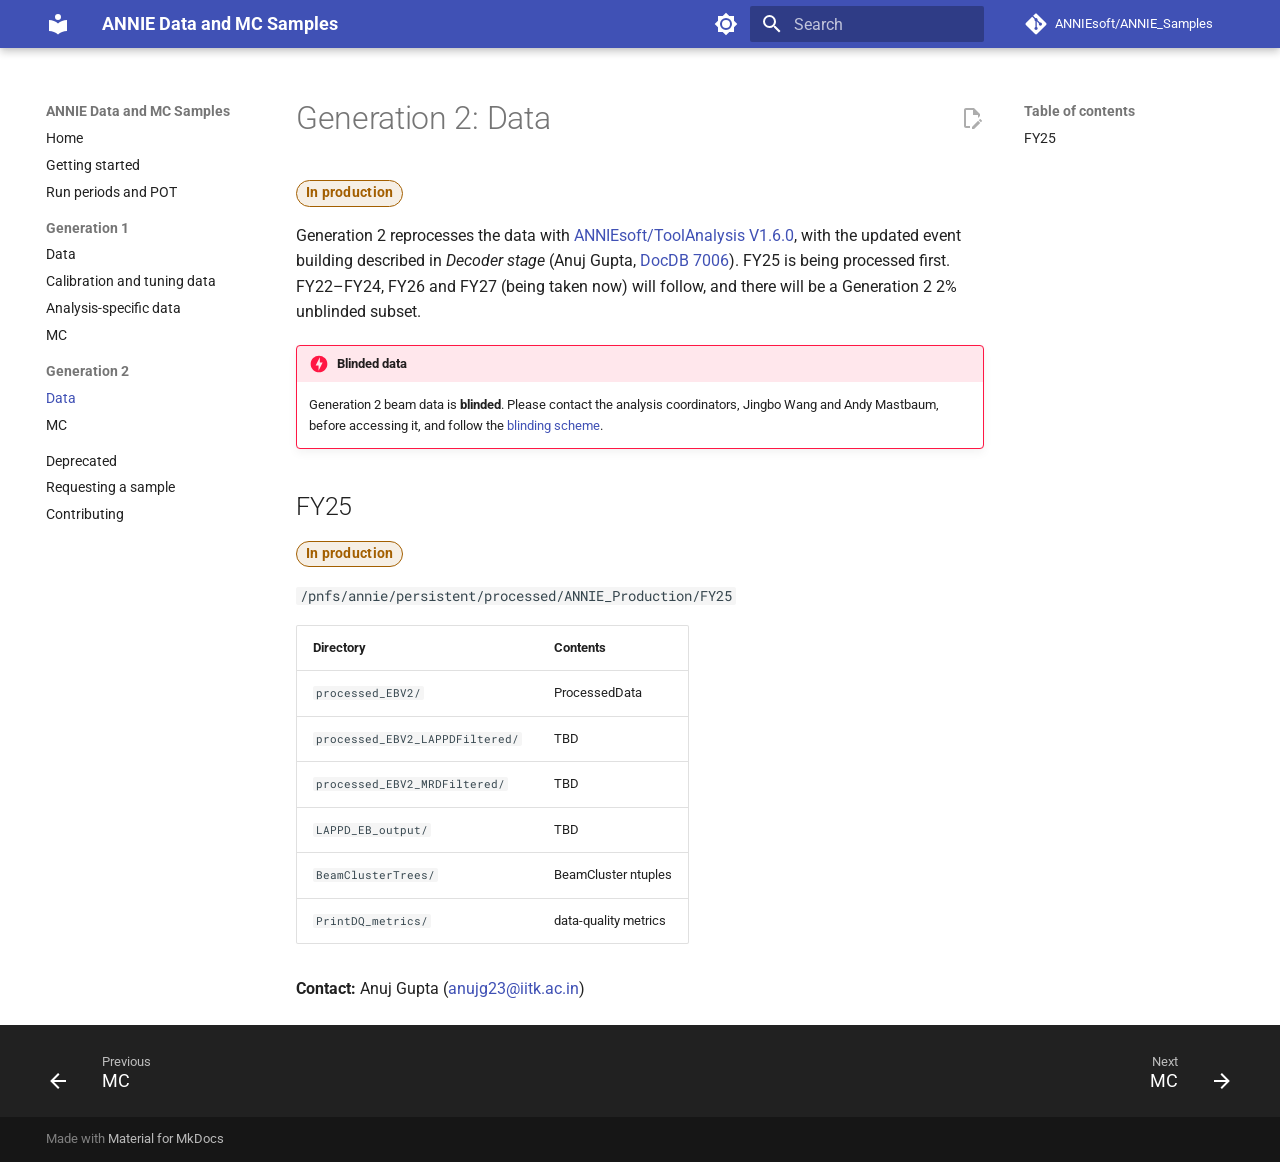
<file: gen2/data/index.html>
<!doctype html>
<html lang="en" class="no-js">
  <head>
    
      <meta charset="utf-8">
      <meta name="viewport" content="width=device-width,initial-scale=1">
      
        <meta name="description" content="ANNIE production data and simulation samples, where to find them, and how to request new ones.">
      
      
        <meta name="author" content="Steven Doran">
      
      
        <link rel="canonical" href="https://anniesoft.github.io/ANNIE_Samples/gen2/data/">
      
      
        <link rel="prev" href="../../gen1/mc/">
      
      
        <link rel="next" href="../mc/">
      
      
        
      
      
      <link rel="icon" href="../../assets/images/favicon.png">
      <meta name="generator" content="mkdocs-1.6.1, mkdocs-material-9.8.1">
    
    
      
        <title>Data - ANNIE Data and MC Samples</title>
      
    
    
      <link rel="stylesheet" href="../../assets/stylesheets/main.57a0d79d.min.css">
      
        
        <link rel="stylesheet" href="../../assets/stylesheets/palette.fb2fffe2.min.css">
      
      


    
    
      
    
    
      
        
        
        <link rel="preconnect" href="https://fonts.gstatic.com" crossorigin>
        <link rel="stylesheet" href="https://fonts.googleapis.com/css?family=Roboto:300,300i,400,400i,700,700i%7CRoboto+Mono:400,400i,700,700i&display=fallback">
        <style>:root{--md-text-font:"Roboto";--md-code-font:"Roboto Mono"}</style>
      
    
    
      <link rel="stylesheet" href="../../stylesheets/extra.css">
    
    <script>__md_scope=new URL("../..",location),__md_hash=e=>[...e].reduce(((e,_)=>(e<<5)-e+_.charCodeAt(0)),0),__md_get=(e,_=localStorage,t=__md_scope)=>JSON.parse(_.getItem(t.pathname+"."+e)),__md_set=(e,_,t=localStorage,a=__md_scope)=>{try{t.setItem(a.pathname+"."+e,JSON.stringify(_))}catch(e){}}</script>
    
      

    
    
  </head>
  
  
    
    
      
    
    
    
    
    <body dir="ltr" data-md-color-scheme="default" data-md-color-primary="indigo" data-md-color-accent="amber">
  
    
    <input class="md-toggle" data-md-toggle="drawer" type="checkbox" id="__drawer" autocomplete="off">
    <input class="md-toggle" data-md-toggle="search" type="checkbox" id="__search" autocomplete="off">
    <label class="md-overlay" for="__drawer"></label>
    <div data-md-component="skip">
      
        
        <a href="#generation-2-data" class="md-skip">
          Skip to content
        </a>
      
    </div>
    <div data-md-component="announce">
      
    </div>
    
    
      

  

<header class="md-header md-header--shadow" data-md-component="header">
  <nav class="md-header__inner md-grid" aria-label="Header">
    <a href="../.." title="ANNIE Data and MC Samples" class="md-header__button md-logo" aria-label="ANNIE Data and MC Samples" data-md-component="logo">
      
  
  <svg xmlns="http://www.w3.org/2000/svg" viewBox="0 0 24 24"><path d="M12 8a3 3 0 0 0 3-3 3 3 0 0 0-3-3 3 3 0 0 0-3 3 3 3 0 0 0 3 3m0 3.54C9.64 9.35 6.5 8 3 8v11c3.5 0 6.64 1.35 9 3.54 2.36-2.19 5.5-3.54 9-3.54V8c-3.5 0-6.64 1.35-9 3.54"/></svg>

    </a>
    <label class="md-header__button md-icon" for="__drawer">
      
      <svg xmlns="http://www.w3.org/2000/svg" viewBox="0 0 24 24"><path d="M3 6h18v2H3zm0 5h18v2H3zm0 5h18v2H3z"/></svg>
    </label>
    <div class="md-header__title" data-md-component="header-title">
      <div class="md-header__ellipsis">
        <div class="md-header__topic">
          <span class="md-ellipsis">
            ANNIE Data and MC Samples
          </span>
        </div>
        <div class="md-header__topic" data-md-component="header-topic">
          <span class="md-ellipsis">
            
              Data
            
          </span>
        </div>
      </div>
    </div>
    
      
        <form class="md-header__option" data-md-component="palette">
  
    
    
    
    <input class="md-option" data-md-color-media="(prefers-color-scheme: light)" data-md-color-scheme="default" data-md-color-primary="indigo" data-md-color-accent="amber"  aria-label="Switch to dark mode"  type="radio" name="__palette" id="__palette_0">
    
      <label class="md-header__button md-icon" title="Switch to dark mode" for="__palette_1" hidden>
        <svg xmlns="http://www.w3.org/2000/svg" viewBox="0 0 24 24"><path d="M12 8a4 4 0 0 0-4 4 4 4 0 0 0 4 4 4 4 0 0 0 4-4 4 4 0 0 0-4-4m0 10a6 6 0 0 1-6-6 6 6 0 0 1 6-6 6 6 0 0 1 6 6 6 6 0 0 1-6 6m8-9.31V4h-4.69L12 .69 8.69 4H4v4.69L.69 12 4 15.31V20h4.69L12 23.31 15.31 20H20v-4.69L23.31 12z"/></svg>
      </label>
    
  
    
    
    
    <input class="md-option" data-md-color-media="(prefers-color-scheme: dark)" data-md-color-scheme="slate" data-md-color-primary="indigo" data-md-color-accent="amber"  aria-label="Switch to light mode"  type="radio" name="__palette" id="__palette_1">
    
      <label class="md-header__button md-icon" title="Switch to light mode" for="__palette_0" hidden>
        <svg xmlns="http://www.w3.org/2000/svg" viewBox="0 0 24 24"><path d="M12 18c-.89 0-1.74-.2-2.5-.55C11.56 16.5 13 14.42 13 12s-1.44-4.5-3.5-5.45C10.26 6.2 11.11 6 12 6a6 6 0 0 1 6 6 6 6 0 0 1-6 6m8-9.31V4h-4.69L12 .69 8.69 4H4v4.69L.69 12 4 15.31V20h4.69L12 23.31 15.31 20H20v-4.69L23.31 12z"/></svg>
      </label>
    
  
</form>
      
    
    
      <script>var palette=__md_get("__palette");if(palette&&palette.color){if("(prefers-color-scheme)"===palette.color.media){var media=matchMedia("(prefers-color-scheme: light)"),input=document.querySelector(media.matches?"[data-md-color-media='(prefers-color-scheme: light)']":"[data-md-color-media='(prefers-color-scheme: dark)']");palette.color.media=input.getAttribute("data-md-color-media"),palette.color.scheme=input.getAttribute("data-md-color-scheme"),palette.color.primary=input.getAttribute("data-md-color-primary"),palette.color.accent=input.getAttribute("data-md-color-accent")}for(var[key,value]of Object.entries(palette.color))document.body.setAttribute("data-md-color-"+key,value)}</script>
    
    
    
      
      
        <label class="md-header__button md-icon" for="__search">
          
          <svg xmlns="http://www.w3.org/2000/svg" viewBox="0 0 24 24"><path d="M9.5 3A6.5 6.5 0 0 1 16 9.5c0 1.61-.59 3.09-1.56 4.23l.27.27h.79l5 5-1.5 1.5-5-5v-.79l-.27-.27A6.52 6.52 0 0 1 9.5 16 6.5 6.5 0 0 1 3 9.5 6.5 6.5 0 0 1 9.5 3m0 2C7 5 5 7 5 9.5S7 14 9.5 14 14 12 14 9.5 12 5 9.5 5"/></svg>
        </label>
        <div class="md-search" data-md-component="search" role="dialog">
  <label class="md-search__overlay" for="__search"></label>
  <div class="md-search__inner" role="search">
    <form class="md-search__form" name="search">
      <input type="text" class="md-search__input" name="query" aria-label="Search" placeholder="Search" autocapitalize="off" autocorrect="off" autocomplete="off" spellcheck="false" data-md-component="search-query" required>
      <label class="md-search__icon md-icon" for="__search">
        
        <svg xmlns="http://www.w3.org/2000/svg" viewBox="0 0 24 24"><path d="M9.5 3A6.5 6.5 0 0 1 16 9.5c0 1.61-.59 3.09-1.56 4.23l.27.27h.79l5 5-1.5 1.5-5-5v-.79l-.27-.27A6.52 6.52 0 0 1 9.5 16 6.5 6.5 0 0 1 3 9.5 6.5 6.5 0 0 1 9.5 3m0 2C7 5 5 7 5 9.5S7 14 9.5 14 14 12 14 9.5 12 5 9.5 5"/></svg>
        
        <svg xmlns="http://www.w3.org/2000/svg" viewBox="0 0 24 24"><path d="M20 11v2H8l5.5 5.5-1.42 1.42L4.16 12l7.92-7.92L13.5 5.5 8 11z"/></svg>
      </label>
      <nav class="md-search__options" aria-label="Search">
        
        <button type="reset" class="md-search__icon md-icon" title="Clear" aria-label="Clear" tabindex="-1">
          
          <svg xmlns="http://www.w3.org/2000/svg" viewBox="0 0 24 24"><path d="M19 6.41 17.59 5 12 10.59 6.41 5 5 6.41 10.59 12 5 17.59 6.41 19 12 13.41 17.59 19 19 17.59 13.41 12z"/></svg>
        </button>
      </nav>
      
    </form>
    <div class="md-search__output">
      <div class="md-search__scrollwrap" tabindex="0" data-md-scrollfix>
        <div class="md-search-result" data-md-component="search-result">
          <div class="md-search-result__meta">
            Initializing search
          </div>
          <ol class="md-search-result__list" role="presentation"></ol>
        </div>
      </div>
    </div>
  </div>
</div>
      
    
    
      <div class="md-header__source">
        <a href="https://github.com/ANNIEsoft/ANNIE_Samples" title="Go to repository" class="md-source" data-md-component="source">
  <div class="md-source__icon md-icon">
    
    <svg xmlns="http://www.w3.org/2000/svg" viewBox="0 0 448 512"><!--! Font Awesome Free 7.1.0 by @fontawesome - https://fontawesome.com License - https://fontawesome.com/license/free (Icons: CC BY 4.0, Fonts: SIL OFL 1.1, Code: MIT License) Copyright 2025 Fonticons, Inc.--><path d="M439.6 236.1 244 40.5c-5.4-5.5-12.8-8.5-20.4-8.5s-15 3-20.4 8.4L162.5 81l51.5 51.5c27.1-9.1 52.7 16.8 43.4 43.7l49.7 49.7c34.2-11.8 61.2 31 35.5 56.7-26.5 26.5-70.2-2.9-56-37.3L240.3 199v121.9c25.3 12.5 22.3 41.8 9.1 55-6.4 6.4-15.2 10.1-24.3 10.1s-17.8-3.6-24.3-10.1c-17.6-17.6-11.1-46.9 11.2-56v-123c-20.8-8.5-24.6-30.7-18.6-45L142.6 101 8.5 235.1C3 240.6 0 247.9 0 255.5s3 15 8.5 20.4l195.6 195.7c5.4 5.4 12.7 8.4 20.4 8.4s15-3 20.4-8.4l194.7-194.7c5.4-5.4 8.4-12.8 8.4-20.4s-3-15-8.4-20.4"/></svg>
  </div>
  <div class="md-source__repository">
    ANNIEsoft/ANNIE_Samples
  </div>
</a>
      </div>
    
  </nav>
  
</header>
    
    <div class="md-container" data-md-component="container">
      
      
        
          
        
      
      <main class="md-main" data-md-component="main">
        <div class="md-main__inner md-grid">
          
            
              
              <div class="md-sidebar md-sidebar--primary" data-md-component="sidebar" data-md-type="navigation" >
                <div class="md-sidebar__scrollwrap">
                  <div class="md-sidebar__inner">
                    



<nav class="md-nav md-nav--primary" aria-label="Navigation" data-md-level="0">
  <label class="md-nav__title" for="__drawer">
    <a href="../.." title="ANNIE Data and MC Samples" class="md-nav__button md-logo" aria-label="ANNIE Data and MC Samples" data-md-component="logo">
      
  
  <svg xmlns="http://www.w3.org/2000/svg" viewBox="0 0 24 24"><path d="M12 8a3 3 0 0 0 3-3 3 3 0 0 0-3-3 3 3 0 0 0-3 3 3 3 0 0 0 3 3m0 3.54C9.64 9.35 6.5 8 3 8v11c3.5 0 6.64 1.35 9 3.54 2.36-2.19 5.5-3.54 9-3.54V8c-3.5 0-6.64 1.35-9 3.54"/></svg>

    </a>
    ANNIE Data and MC Samples
  </label>
  
    <div class="md-nav__source">
      <a href="https://github.com/ANNIEsoft/ANNIE_Samples" title="Go to repository" class="md-source" data-md-component="source">
  <div class="md-source__icon md-icon">
    
    <svg xmlns="http://www.w3.org/2000/svg" viewBox="0 0 448 512"><!--! Font Awesome Free 7.1.0 by @fontawesome - https://fontawesome.com License - https://fontawesome.com/license/free (Icons: CC BY 4.0, Fonts: SIL OFL 1.1, Code: MIT License) Copyright 2025 Fonticons, Inc.--><path d="M439.6 236.1 244 40.5c-5.4-5.5-12.8-8.5-20.4-8.5s-15 3-20.4 8.4L162.5 81l51.5 51.5c27.1-9.1 52.7 16.8 43.4 43.7l49.7 49.7c34.2-11.8 61.2 31 35.5 56.7-26.5 26.5-70.2-2.9-56-37.3L240.3 199v121.9c25.3 12.5 22.3 41.8 9.1 55-6.4 6.4-15.2 10.1-24.3 10.1s-17.8-3.6-24.3-10.1c-17.6-17.6-11.1-46.9 11.2-56v-123c-20.8-8.5-24.6-30.7-18.6-45L142.6 101 8.5 235.1C3 240.6 0 247.9 0 255.5s3 15 8.5 20.4l195.6 195.7c5.4 5.4 12.7 8.4 20.4 8.4s15-3 20.4-8.4l194.7-194.7c5.4-5.4 8.4-12.8 8.4-20.4s-3-15-8.4-20.4"/></svg>
  </div>
  <div class="md-source__repository">
    ANNIEsoft/ANNIE_Samples
  </div>
</a>
    </div>
  
  <ul class="md-nav__list" data-md-scrollfix>
    
      
      
  
  
  
  
    <li class="md-nav__item">
      <a href="../.." class="md-nav__link">
        
  
  
  <span class="md-ellipsis">
    
  
    Home
  

    
  </span>
  
  

      </a>
    </li>
  

    
      
      
  
  
  
  
    <li class="md-nav__item">
      <a href="../../getting-started/" class="md-nav__link">
        
  
  
  <span class="md-ellipsis">
    
  
    Getting started
  

    
  </span>
  
  

      </a>
    </li>
  

    
      
      
  
  
  
  
    <li class="md-nav__item">
      <a href="../../run-periods/" class="md-nav__link">
        
  
  
  <span class="md-ellipsis">
    
  
    Run periods and POT
  

    
  </span>
  
  

      </a>
    </li>
  

    
      
      
  
  
  
  
    
    
    
    
      
        
        
      
    
    
    <li class="md-nav__item md-nav__item--section md-nav__item--nested">
      
        
        
        <input class="md-nav__toggle md-toggle " type="checkbox" id="__nav_4" >
        
          
          <label class="md-nav__link" for="__nav_4" id="__nav_4_label" tabindex="">
            
  
  
  <span class="md-ellipsis">
    
  
    Generation 1
  

    
  </span>
  
  

            <span class="md-nav__icon md-icon"></span>
          </label>
        
        <nav class="md-nav" data-md-level="1" aria-labelledby="__nav_4_label" aria-expanded="false">
          <label class="md-nav__title" for="__nav_4">
            <span class="md-nav__icon md-icon"></span>
            
  
    Generation 1
  

          </label>
          <ul class="md-nav__list" data-md-scrollfix>
            
              
                
  
  
  
  
    <li class="md-nav__item">
      <a href="../../gen1/data/" class="md-nav__link">
        
  
  
  <span class="md-ellipsis">
    
  
    Data
  

    
  </span>
  
  

      </a>
    </li>
  

              
            
              
                
  
  
  
  
    <li class="md-nav__item">
      <a href="../../gen1/calibration/" class="md-nav__link">
        
  
  
  <span class="md-ellipsis">
    
  
    Calibration and tuning data
  

    
  </span>
  
  

      </a>
    </li>
  

              
            
              
                
  
  
  
  
    <li class="md-nav__item">
      <a href="../../gen1/analysis-specific/" class="md-nav__link">
        
  
  
  <span class="md-ellipsis">
    
  
    Analysis-specific data
  

    
  </span>
  
  

      </a>
    </li>
  

              
            
              
                
  
  
  
  
    <li class="md-nav__item">
      <a href="../../gen1/mc/" class="md-nav__link">
        
  
  
  <span class="md-ellipsis">
    
  
    MC
  

    
  </span>
  
  

      </a>
    </li>
  

              
            
          </ul>
        </nav>
      
    </li>
  

    
      
      
  
  
    
  
  
  
    
    
    
    
      
        
        
      
    
    
    <li class="md-nav__item md-nav__item--active md-nav__item--section md-nav__item--nested">
      
        
        
        <input class="md-nav__toggle md-toggle " type="checkbox" id="__nav_5" checked>
        
          
          <label class="md-nav__link" for="__nav_5" id="__nav_5_label" tabindex="">
            
  
  
  <span class="md-ellipsis">
    
  
    Generation 2
  

    
  </span>
  
  

            <span class="md-nav__icon md-icon"></span>
          </label>
        
        <nav class="md-nav" data-md-level="1" aria-labelledby="__nav_5_label" aria-expanded="true">
          <label class="md-nav__title" for="__nav_5">
            <span class="md-nav__icon md-icon"></span>
            
  
    Generation 2
  

          </label>
          <ul class="md-nav__list" data-md-scrollfix>
            
              
                
  
  
    
  
  
  
    <li class="md-nav__item md-nav__item--active">
      
      <input class="md-nav__toggle md-toggle" type="checkbox" id="__toc">
      
      
        
      
      
        <label class="md-nav__link md-nav__link--active" for="__toc">
          
  
  
  <span class="md-ellipsis">
    
  
    Data
  

    
  </span>
  
  

          <span class="md-nav__icon md-icon"></span>
        </label>
      
      <a href="./" class="md-nav__link md-nav__link--active">
        
  
  
  <span class="md-ellipsis">
    
  
    Data
  

    
  </span>
  
  

      </a>
      
        

<nav class="md-nav md-nav--secondary" aria-label="Table of contents">
  
  
  
    
  
  
    <label class="md-nav__title" for="__toc">
      <span class="md-nav__icon md-icon"></span>
      Table of contents
    </label>
    <ul class="md-nav__list" data-md-component="toc" data-md-scrollfix>
      
        <li class="md-nav__item">
  <a href="#fy25" class="md-nav__link">
    <span class="md-ellipsis">
      
        FY25
      
    </span>
  </a>
  
</li>
      
    </ul>
  
</nav>
      
    </li>
  

              
            
              
                
  
  
  
  
    <li class="md-nav__item">
      <a href="../mc/" class="md-nav__link">
        
  
  
  <span class="md-ellipsis">
    
  
    MC
  

    
  </span>
  
  

      </a>
    </li>
  

              
            
          </ul>
        </nav>
      
    </li>
  

    
      
      
  
  
  
  
    <li class="md-nav__item">
      <a href="../../deprecated/" class="md-nav__link">
        
  
  
  <span class="md-ellipsis">
    
  
    Deprecated
  

    
  </span>
  
  

      </a>
    </li>
  

    
      
      
  
  
  
  
    <li class="md-nav__item">
      <a href="../../requests/" class="md-nav__link">
        
  
  
  <span class="md-ellipsis">
    
  
    Requesting a sample
  

    
  </span>
  
  

      </a>
    </li>
  

    
      
      
  
  
  
  
    <li class="md-nav__item">
      <a href="../../contributing/" class="md-nav__link">
        
  
  
  <span class="md-ellipsis">
    
  
    Contributing
  

    
  </span>
  
  

      </a>
    </li>
  

    
  </ul>
</nav>
                  </div>
                </div>
              </div>
            
            
              
              <div class="md-sidebar md-sidebar--secondary" data-md-component="sidebar" data-md-type="toc" >
                <div class="md-sidebar__scrollwrap">
                  <div class="md-sidebar__inner">
                    

<nav class="md-nav md-nav--secondary" aria-label="Table of contents">
  
  
  
    
  
  
    <label class="md-nav__title" for="__toc">
      <span class="md-nav__icon md-icon"></span>
      Table of contents
    </label>
    <ul class="md-nav__list" data-md-component="toc" data-md-scrollfix>
      
        <li class="md-nav__item">
  <a href="#fy25" class="md-nav__link">
    <span class="md-ellipsis">
      
        FY25
      
    </span>
  </a>
  
</li>
      
    </ul>
  
</nav>
                  </div>
                </div>
              </div>
            
          
          
            <div class="md-content" data-md-component="content">
              
              <article class="md-content__inner md-typeset">
                
                  


  
    <a href="https://github.com/ANNIEsoft/ANNIE_Samples/edit/main/docs/gen2/data.md" title="Edit this page" class="md-content__button md-icon" rel="edit">
      
      <svg xmlns="http://www.w3.org/2000/svg" viewBox="0 0 24 24"><path d="M10 20H6V4h7v5h5v3.1l2-2V8l-6-6H6c-1.1 0-2 .9-2 2v16c0 1.1.9 2 2 2h4zm10.2-7c.1 0 .3.1.4.2l1.3 1.3c.2.2.2.6 0 .8l-1 1-2.1-2.1 1-1c.1-.1.2-.2.4-.2m0 3.9L14.1 23H12v-2.1l6.1-6.1z"/></svg>
    </a>
  
  


<h1 id="generation-2-data">Generation 2: Data<a class="headerlink" href="#generation-2-data" title="Permanent link">&para;</a></h1>
<p><span class="badge production">In production</span></p>
<p>Generation 2 reprocesses the data with
<a href="https://github.com/ANNIEsoft/ToolAnalysis/releases/tag/V1.6.0">ANNIEsoft/ToolAnalysis V1.6.0</a>, with the
updated event building described in <em>Decoder stage</em> (Anuj Gupta,
<a href="https://annie-docdb.fnal.gov/cgi-bin/sso/ShowDocument?docid=7006">DocDB 7006</a>). FY25 is being processed
first. FY22–FY24, FY26 and FY27 (being taken now) will follow, and there will be a Generation 2 2%
unblinded subset.</p>
<div class="admonition danger">
<p class="admonition-title">Blinded data</p>
<p>Generation 2 beam data is <strong>blinded</strong>. Please contact the analysis coordinators, Jingbo Wang and Andy
Mastbaum, before accessing it, and follow the <a href="../../getting-started/#blinding">blinding scheme</a>.</p>
</div>
<h2 id="fy25">FY25<a class="headerlink" href="#fy25" title="Permanent link">&para;</a></h2>
<p><span class="badge production">In production</span></p>
<p><code>/pnfs/annie/persistent/processed/ANNIE_Production/FY25</code></p>
<table>
<thead>
<tr>
<th>Directory</th>
<th>Contents</th>
</tr>
</thead>
<tbody>
<tr>
<td><code>processed_EBV2/</code></td>
<td>ProcessedData</td>
</tr>
<tr>
<td><code>processed_EBV2_LAPPDFiltered/</code></td>
<td>TBD</td>
</tr>
<tr>
<td><code>processed_EBV2_MRDFiltered/</code></td>
<td>TBD</td>
</tr>
<tr>
<td><code>LAPPD_EB_output/</code></td>
<td>TBD</td>
</tr>
<tr>
<td><code>BeamClusterTrees/</code></td>
<td>BeamCluster ntuples</td>
</tr>
<tr>
<td><code>PrintDQ_metrics/</code></td>
<td>data-quality metrics</td>
</tr>
</tbody>
</table>
<p><strong>Contact:</strong> Anuj Gupta (<a href="mailto:anujg23@iitk.ac.in">anujg23@iitk.ac.in</a>)</p>












                
              </article>
            </div>
          
          
<script>var target=document.getElementById(location.hash.slice(1));target&&target.name&&(target.checked=target.name.startsWith("__tabbed_"))</script>
        </div>
        
          <button type="button" class="md-top md-icon" data-md-component="top" hidden>
  
  <svg xmlns="http://www.w3.org/2000/svg" viewBox="0 0 24 24"><path d="M13 20h-2V8l-5.5 5.5-1.42-1.42L12 4.16l7.92 7.92-1.42 1.42L13 8z"/></svg>
  Back to top
</button>
        
      </main>
      
        <footer class="md-footer">
  
    
      
      <nav class="md-footer__inner md-grid" aria-label="Footer" >
        
          
          <a href="../../gen1/mc/" class="md-footer__link md-footer__link--prev" aria-label="Previous: MC">
            <div class="md-footer__button md-icon">
              
              <svg xmlns="http://www.w3.org/2000/svg" viewBox="0 0 24 24"><path d="M20 11v2H8l5.5 5.5-1.42 1.42L4.16 12l7.92-7.92L13.5 5.5 8 11z"/></svg>
            </div>
            <div class="md-footer__title">
              <span class="md-footer__direction">
                Previous
              </span>
              <div class="md-ellipsis">
                MC
              </div>
            </div>
          </a>
        
        
          
          <a href="../mc/" class="md-footer__link md-footer__link--next" aria-label="Next: MC">
            <div class="md-footer__title">
              <span class="md-footer__direction">
                Next
              </span>
              <div class="md-ellipsis">
                MC
              </div>
            </div>
            <div class="md-footer__button md-icon">
              
              <svg xmlns="http://www.w3.org/2000/svg" viewBox="0 0 24 24"><path d="M4 11v2h12l-5.5 5.5 1.42 1.42L19.84 12l-7.92-7.92L10.5 5.5 16 11z"/></svg>
            </div>
          </a>
        
      </nav>
    
  
  <div class="md-footer-meta md-typeset">
    <div class="md-footer-meta__inner md-grid">
      <div class="md-copyright">
  
  
    Made with
    <a href="https://squidfunk.github.io/mkdocs-material/" target="_blank" rel="noopener">
      Material for MkDocs
    </a>
  
</div>
      
    </div>
  </div>
</footer>
      
    </div>
    <div class="md-dialog" data-md-component="dialog">
      <div class="md-dialog__inner md-typeset"></div>
    </div>
    
    
    
      
      
      <script id="__config" type="application/json">{"annotate": null, "base": "../..", "features": ["navigation.sections", "navigation.top", "navigation.footer", "content.action.edit", "content.code.copy", "search.highlight", "toc.follow"], "search": "../../assets/javascripts/workers/search.a7633da7.min.js", "tags": null, "translations": {"clipboard.copied": "Copied to clipboard", "clipboard.copy": "Copy to clipboard", "search.result.more.one": "1 more on this page", "search.result.more.other": "# more on this page", "search.result.none": "No matching documents", "search.result.one": "1 matching document", "search.result.other": "# matching documents", "search.result.placeholder": "Type to start searching", "search.result.term.missing": "Missing", "select.version": "Select version"}, "version": null}</script>
    
    
      <script src="../../assets/javascripts/bundle.a5f9d56c.min.js"></script>
      
    
  </body>
</html>
</file>
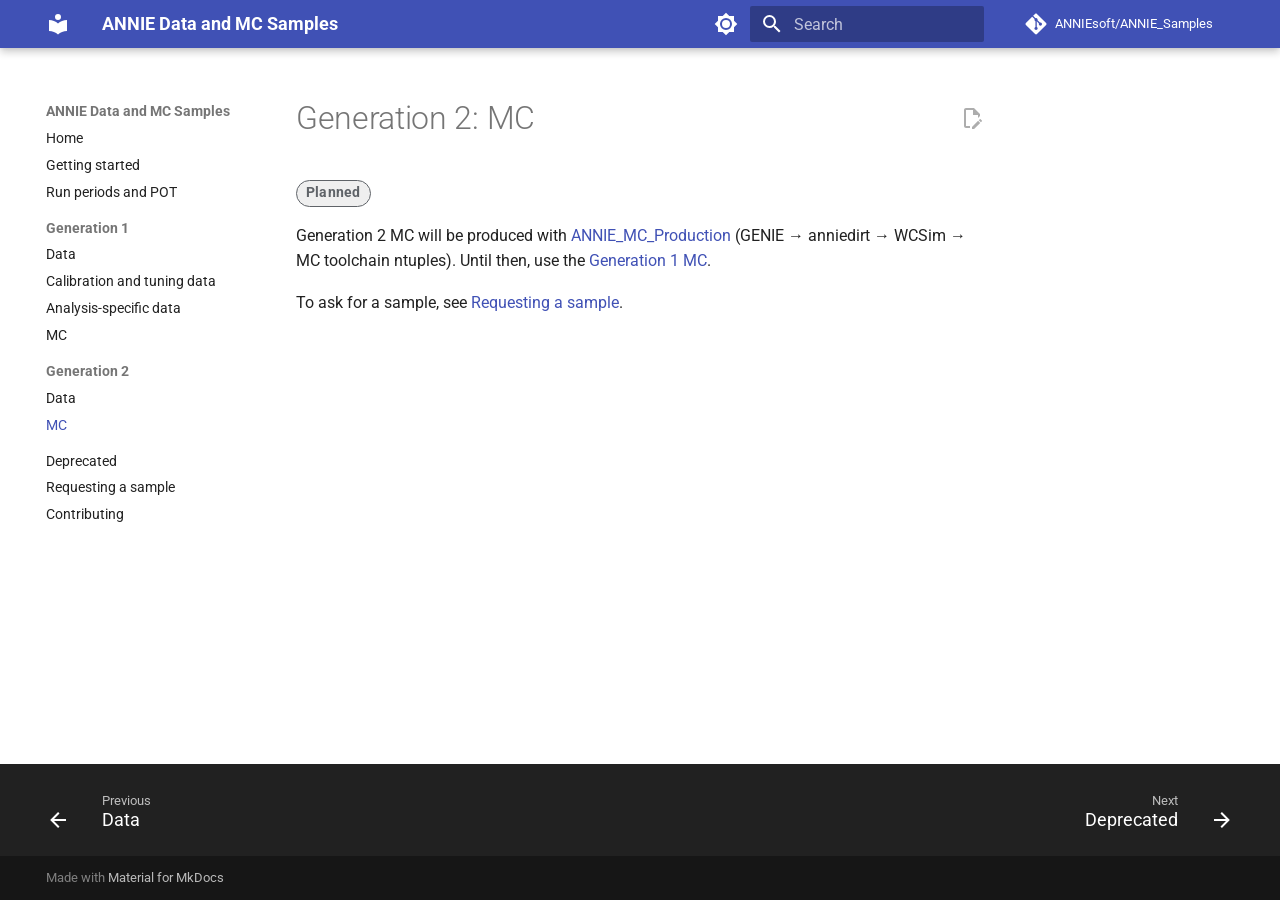
<file: gen2/mc/index.html>
<!doctype html>
<html lang="en" class="no-js">
  <head>
    
      <meta charset="utf-8">
      <meta name="viewport" content="width=device-width,initial-scale=1">
      
        <meta name="description" content="ANNIE production data and simulation samples, where to find them, and how to request new ones.">
      
      
        <meta name="author" content="Steven Doran">
      
      
        <link rel="canonical" href="https://anniesoft.github.io/ANNIE_Samples/gen2/mc/">
      
      
        <link rel="prev" href="../data/">
      
      
        <link rel="next" href="../../deprecated/">
      
      
        
      
      
      <link rel="icon" href="../../assets/images/favicon.png">
      <meta name="generator" content="mkdocs-1.6.1, mkdocs-material-9.8.1">
    
    
      
        <title>MC - ANNIE Data and MC Samples</title>
      
    
    
      <link rel="stylesheet" href="../../assets/stylesheets/main.57a0d79d.min.css">
      
        
        <link rel="stylesheet" href="../../assets/stylesheets/palette.fb2fffe2.min.css">
      
      


    
    
      
    
    
      
        
        
        <link rel="preconnect" href="https://fonts.gstatic.com" crossorigin>
        <link rel="stylesheet" href="https://fonts.googleapis.com/css?family=Roboto:300,300i,400,400i,700,700i%7CRoboto+Mono:400,400i,700,700i&display=fallback">
        <style>:root{--md-text-font:"Roboto";--md-code-font:"Roboto Mono"}</style>
      
    
    
      <link rel="stylesheet" href="../../stylesheets/extra.css">
    
    <script>__md_scope=new URL("../..",location),__md_hash=e=>[...e].reduce(((e,_)=>(e<<5)-e+_.charCodeAt(0)),0),__md_get=(e,_=localStorage,t=__md_scope)=>JSON.parse(_.getItem(t.pathname+"."+e)),__md_set=(e,_,t=localStorage,a=__md_scope)=>{try{t.setItem(a.pathname+"."+e,JSON.stringify(_))}catch(e){}}</script>
    
      

    
    
  </head>
  
  
    
    
      
    
    
    
    
    <body dir="ltr" data-md-color-scheme="default" data-md-color-primary="indigo" data-md-color-accent="amber">
  
    
    <input class="md-toggle" data-md-toggle="drawer" type="checkbox" id="__drawer" autocomplete="off">
    <input class="md-toggle" data-md-toggle="search" type="checkbox" id="__search" autocomplete="off">
    <label class="md-overlay" for="__drawer"></label>
    <div data-md-component="skip">
      
        
        <a href="#generation-2-mc" class="md-skip">
          Skip to content
        </a>
      
    </div>
    <div data-md-component="announce">
      
    </div>
    
    
      

  

<header class="md-header md-header--shadow" data-md-component="header">
  <nav class="md-header__inner md-grid" aria-label="Header">
    <a href="../.." title="ANNIE Data and MC Samples" class="md-header__button md-logo" aria-label="ANNIE Data and MC Samples" data-md-component="logo">
      
  
  <svg xmlns="http://www.w3.org/2000/svg" viewBox="0 0 24 24"><path d="M12 8a3 3 0 0 0 3-3 3 3 0 0 0-3-3 3 3 0 0 0-3 3 3 3 0 0 0 3 3m0 3.54C9.64 9.35 6.5 8 3 8v11c3.5 0 6.64 1.35 9 3.54 2.36-2.19 5.5-3.54 9-3.54V8c-3.5 0-6.64 1.35-9 3.54"/></svg>

    </a>
    <label class="md-header__button md-icon" for="__drawer">
      
      <svg xmlns="http://www.w3.org/2000/svg" viewBox="0 0 24 24"><path d="M3 6h18v2H3zm0 5h18v2H3zm0 5h18v2H3z"/></svg>
    </label>
    <div class="md-header__title" data-md-component="header-title">
      <div class="md-header__ellipsis">
        <div class="md-header__topic">
          <span class="md-ellipsis">
            ANNIE Data and MC Samples
          </span>
        </div>
        <div class="md-header__topic" data-md-component="header-topic">
          <span class="md-ellipsis">
            
              MC
            
          </span>
        </div>
      </div>
    </div>
    
      
        <form class="md-header__option" data-md-component="palette">
  
    
    
    
    <input class="md-option" data-md-color-media="(prefers-color-scheme: light)" data-md-color-scheme="default" data-md-color-primary="indigo" data-md-color-accent="amber"  aria-label="Switch to dark mode"  type="radio" name="__palette" id="__palette_0">
    
      <label class="md-header__button md-icon" title="Switch to dark mode" for="__palette_1" hidden>
        <svg xmlns="http://www.w3.org/2000/svg" viewBox="0 0 24 24"><path d="M12 8a4 4 0 0 0-4 4 4 4 0 0 0 4 4 4 4 0 0 0 4-4 4 4 0 0 0-4-4m0 10a6 6 0 0 1-6-6 6 6 0 0 1 6-6 6 6 0 0 1 6 6 6 6 0 0 1-6 6m8-9.31V4h-4.69L12 .69 8.69 4H4v4.69L.69 12 4 15.31V20h4.69L12 23.31 15.31 20H20v-4.69L23.31 12z"/></svg>
      </label>
    
  
    
    
    
    <input class="md-option" data-md-color-media="(prefers-color-scheme: dark)" data-md-color-scheme="slate" data-md-color-primary="indigo" data-md-color-accent="amber"  aria-label="Switch to light mode"  type="radio" name="__palette" id="__palette_1">
    
      <label class="md-header__button md-icon" title="Switch to light mode" for="__palette_0" hidden>
        <svg xmlns="http://www.w3.org/2000/svg" viewBox="0 0 24 24"><path d="M12 18c-.89 0-1.74-.2-2.5-.55C11.56 16.5 13 14.42 13 12s-1.44-4.5-3.5-5.45C10.26 6.2 11.11 6 12 6a6 6 0 0 1 6 6 6 6 0 0 1-6 6m8-9.31V4h-4.69L12 .69 8.69 4H4v4.69L.69 12 4 15.31V20h4.69L12 23.31 15.31 20H20v-4.69L23.31 12z"/></svg>
      </label>
    
  
</form>
      
    
    
      <script>var palette=__md_get("__palette");if(palette&&palette.color){if("(prefers-color-scheme)"===palette.color.media){var media=matchMedia("(prefers-color-scheme: light)"),input=document.querySelector(media.matches?"[data-md-color-media='(prefers-color-scheme: light)']":"[data-md-color-media='(prefers-color-scheme: dark)']");palette.color.media=input.getAttribute("data-md-color-media"),palette.color.scheme=input.getAttribute("data-md-color-scheme"),palette.color.primary=input.getAttribute("data-md-color-primary"),palette.color.accent=input.getAttribute("data-md-color-accent")}for(var[key,value]of Object.entries(palette.color))document.body.setAttribute("data-md-color-"+key,value)}</script>
    
    
    
      
      
        <label class="md-header__button md-icon" for="__search">
          
          <svg xmlns="http://www.w3.org/2000/svg" viewBox="0 0 24 24"><path d="M9.5 3A6.5 6.5 0 0 1 16 9.5c0 1.61-.59 3.09-1.56 4.23l.27.27h.79l5 5-1.5 1.5-5-5v-.79l-.27-.27A6.52 6.52 0 0 1 9.5 16 6.5 6.5 0 0 1 3 9.5 6.5 6.5 0 0 1 9.5 3m0 2C7 5 5 7 5 9.5S7 14 9.5 14 14 12 14 9.5 12 5 9.5 5"/></svg>
        </label>
        <div class="md-search" data-md-component="search" role="dialog">
  <label class="md-search__overlay" for="__search"></label>
  <div class="md-search__inner" role="search">
    <form class="md-search__form" name="search">
      <input type="text" class="md-search__input" name="query" aria-label="Search" placeholder="Search" autocapitalize="off" autocorrect="off" autocomplete="off" spellcheck="false" data-md-component="search-query" required>
      <label class="md-search__icon md-icon" for="__search">
        
        <svg xmlns="http://www.w3.org/2000/svg" viewBox="0 0 24 24"><path d="M9.5 3A6.5 6.5 0 0 1 16 9.5c0 1.61-.59 3.09-1.56 4.23l.27.27h.79l5 5-1.5 1.5-5-5v-.79l-.27-.27A6.52 6.52 0 0 1 9.5 16 6.5 6.5 0 0 1 3 9.5 6.5 6.5 0 0 1 9.5 3m0 2C7 5 5 7 5 9.5S7 14 9.5 14 14 12 14 9.5 12 5 9.5 5"/></svg>
        
        <svg xmlns="http://www.w3.org/2000/svg" viewBox="0 0 24 24"><path d="M20 11v2H8l5.5 5.5-1.42 1.42L4.16 12l7.92-7.92L13.5 5.5 8 11z"/></svg>
      </label>
      <nav class="md-search__options" aria-label="Search">
        
        <button type="reset" class="md-search__icon md-icon" title="Clear" aria-label="Clear" tabindex="-1">
          
          <svg xmlns="http://www.w3.org/2000/svg" viewBox="0 0 24 24"><path d="M19 6.41 17.59 5 12 10.59 6.41 5 5 6.41 10.59 12 5 17.59 6.41 19 12 13.41 17.59 19 19 17.59 13.41 12z"/></svg>
        </button>
      </nav>
      
    </form>
    <div class="md-search__output">
      <div class="md-search__scrollwrap" tabindex="0" data-md-scrollfix>
        <div class="md-search-result" data-md-component="search-result">
          <div class="md-search-result__meta">
            Initializing search
          </div>
          <ol class="md-search-result__list" role="presentation"></ol>
        </div>
      </div>
    </div>
  </div>
</div>
      
    
    
      <div class="md-header__source">
        <a href="https://github.com/ANNIEsoft/ANNIE_Samples" title="Go to repository" class="md-source" data-md-component="source">
  <div class="md-source__icon md-icon">
    
    <svg xmlns="http://www.w3.org/2000/svg" viewBox="0 0 448 512"><!--! Font Awesome Free 7.1.0 by @fontawesome - https://fontawesome.com License - https://fontawesome.com/license/free (Icons: CC BY 4.0, Fonts: SIL OFL 1.1, Code: MIT License) Copyright 2025 Fonticons, Inc.--><path d="M439.6 236.1 244 40.5c-5.4-5.5-12.8-8.5-20.4-8.5s-15 3-20.4 8.4L162.5 81l51.5 51.5c27.1-9.1 52.7 16.8 43.4 43.7l49.7 49.7c34.2-11.8 61.2 31 35.5 56.7-26.5 26.5-70.2-2.9-56-37.3L240.3 199v121.9c25.3 12.5 22.3 41.8 9.1 55-6.4 6.4-15.2 10.1-24.3 10.1s-17.8-3.6-24.3-10.1c-17.6-17.6-11.1-46.9 11.2-56v-123c-20.8-8.5-24.6-30.7-18.6-45L142.6 101 8.5 235.1C3 240.6 0 247.9 0 255.5s3 15 8.5 20.4l195.6 195.7c5.4 5.4 12.7 8.4 20.4 8.4s15-3 20.4-8.4l194.7-194.7c5.4-5.4 8.4-12.8 8.4-20.4s-3-15-8.4-20.4"/></svg>
  </div>
  <div class="md-source__repository">
    ANNIEsoft/ANNIE_Samples
  </div>
</a>
      </div>
    
  </nav>
  
</header>
    
    <div class="md-container" data-md-component="container">
      
      
        
          
        
      
      <main class="md-main" data-md-component="main">
        <div class="md-main__inner md-grid">
          
            
              
              <div class="md-sidebar md-sidebar--primary" data-md-component="sidebar" data-md-type="navigation" >
                <div class="md-sidebar__scrollwrap">
                  <div class="md-sidebar__inner">
                    



<nav class="md-nav md-nav--primary" aria-label="Navigation" data-md-level="0">
  <label class="md-nav__title" for="__drawer">
    <a href="../.." title="ANNIE Data and MC Samples" class="md-nav__button md-logo" aria-label="ANNIE Data and MC Samples" data-md-component="logo">
      
  
  <svg xmlns="http://www.w3.org/2000/svg" viewBox="0 0 24 24"><path d="M12 8a3 3 0 0 0 3-3 3 3 0 0 0-3-3 3 3 0 0 0-3 3 3 3 0 0 0 3 3m0 3.54C9.64 9.35 6.5 8 3 8v11c3.5 0 6.64 1.35 9 3.54 2.36-2.19 5.5-3.54 9-3.54V8c-3.5 0-6.64 1.35-9 3.54"/></svg>

    </a>
    ANNIE Data and MC Samples
  </label>
  
    <div class="md-nav__source">
      <a href="https://github.com/ANNIEsoft/ANNIE_Samples" title="Go to repository" class="md-source" data-md-component="source">
  <div class="md-source__icon md-icon">
    
    <svg xmlns="http://www.w3.org/2000/svg" viewBox="0 0 448 512"><!--! Font Awesome Free 7.1.0 by @fontawesome - https://fontawesome.com License - https://fontawesome.com/license/free (Icons: CC BY 4.0, Fonts: SIL OFL 1.1, Code: MIT License) Copyright 2025 Fonticons, Inc.--><path d="M439.6 236.1 244 40.5c-5.4-5.5-12.8-8.5-20.4-8.5s-15 3-20.4 8.4L162.5 81l51.5 51.5c27.1-9.1 52.7 16.8 43.4 43.7l49.7 49.7c34.2-11.8 61.2 31 35.5 56.7-26.5 26.5-70.2-2.9-56-37.3L240.3 199v121.9c25.3 12.5 22.3 41.8 9.1 55-6.4 6.4-15.2 10.1-24.3 10.1s-17.8-3.6-24.3-10.1c-17.6-17.6-11.1-46.9 11.2-56v-123c-20.8-8.5-24.6-30.7-18.6-45L142.6 101 8.5 235.1C3 240.6 0 247.9 0 255.5s3 15 8.5 20.4l195.6 195.7c5.4 5.4 12.7 8.4 20.4 8.4s15-3 20.4-8.4l194.7-194.7c5.4-5.4 8.4-12.8 8.4-20.4s-3-15-8.4-20.4"/></svg>
  </div>
  <div class="md-source__repository">
    ANNIEsoft/ANNIE_Samples
  </div>
</a>
    </div>
  
  <ul class="md-nav__list" data-md-scrollfix>
    
      
      
  
  
  
  
    <li class="md-nav__item">
      <a href="../.." class="md-nav__link">
        
  
  
  <span class="md-ellipsis">
    
  
    Home
  

    
  </span>
  
  

      </a>
    </li>
  

    
      
      
  
  
  
  
    <li class="md-nav__item">
      <a href="../../getting-started/" class="md-nav__link">
        
  
  
  <span class="md-ellipsis">
    
  
    Getting started
  

    
  </span>
  
  

      </a>
    </li>
  

    
      
      
  
  
  
  
    <li class="md-nav__item">
      <a href="../../run-periods/" class="md-nav__link">
        
  
  
  <span class="md-ellipsis">
    
  
    Run periods and POT
  

    
  </span>
  
  

      </a>
    </li>
  

    
      
      
  
  
  
  
    
    
    
    
      
        
        
      
    
    
    <li class="md-nav__item md-nav__item--section md-nav__item--nested">
      
        
        
        <input class="md-nav__toggle md-toggle " type="checkbox" id="__nav_4" >
        
          
          <label class="md-nav__link" for="__nav_4" id="__nav_4_label" tabindex="">
            
  
  
  <span class="md-ellipsis">
    
  
    Generation 1
  

    
  </span>
  
  

            <span class="md-nav__icon md-icon"></span>
          </label>
        
        <nav class="md-nav" data-md-level="1" aria-labelledby="__nav_4_label" aria-expanded="false">
          <label class="md-nav__title" for="__nav_4">
            <span class="md-nav__icon md-icon"></span>
            
  
    Generation 1
  

          </label>
          <ul class="md-nav__list" data-md-scrollfix>
            
              
                
  
  
  
  
    <li class="md-nav__item">
      <a href="../../gen1/data/" class="md-nav__link">
        
  
  
  <span class="md-ellipsis">
    
  
    Data
  

    
  </span>
  
  

      </a>
    </li>
  

              
            
              
                
  
  
  
  
    <li class="md-nav__item">
      <a href="../../gen1/calibration/" class="md-nav__link">
        
  
  
  <span class="md-ellipsis">
    
  
    Calibration and tuning data
  

    
  </span>
  
  

      </a>
    </li>
  

              
            
              
                
  
  
  
  
    <li class="md-nav__item">
      <a href="../../gen1/analysis-specific/" class="md-nav__link">
        
  
  
  <span class="md-ellipsis">
    
  
    Analysis-specific data
  

    
  </span>
  
  

      </a>
    </li>
  

              
            
              
                
  
  
  
  
    <li class="md-nav__item">
      <a href="../../gen1/mc/" class="md-nav__link">
        
  
  
  <span class="md-ellipsis">
    
  
    MC
  

    
  </span>
  
  

      </a>
    </li>
  

              
            
          </ul>
        </nav>
      
    </li>
  

    
      
      
  
  
    
  
  
  
    
    
    
    
      
        
        
      
    
    
    <li class="md-nav__item md-nav__item--active md-nav__item--section md-nav__item--nested">
      
        
        
        <input class="md-nav__toggle md-toggle " type="checkbox" id="__nav_5" checked>
        
          
          <label class="md-nav__link" for="__nav_5" id="__nav_5_label" tabindex="">
            
  
  
  <span class="md-ellipsis">
    
  
    Generation 2
  

    
  </span>
  
  

            <span class="md-nav__icon md-icon"></span>
          </label>
        
        <nav class="md-nav" data-md-level="1" aria-labelledby="__nav_5_label" aria-expanded="true">
          <label class="md-nav__title" for="__nav_5">
            <span class="md-nav__icon md-icon"></span>
            
  
    Generation 2
  

          </label>
          <ul class="md-nav__list" data-md-scrollfix>
            
              
                
  
  
  
  
    <li class="md-nav__item">
      <a href="../data/" class="md-nav__link">
        
  
  
  <span class="md-ellipsis">
    
  
    Data
  

    
  </span>
  
  

      </a>
    </li>
  

              
            
              
                
  
  
    
  
  
  
    <li class="md-nav__item md-nav__item--active">
      
      <input class="md-nav__toggle md-toggle" type="checkbox" id="__toc">
      
      
        
      
      
      <a href="./" class="md-nav__link md-nav__link--active">
        
  
  
  <span class="md-ellipsis">
    
  
    MC
  

    
  </span>
  
  

      </a>
      
    </li>
  

              
            
          </ul>
        </nav>
      
    </li>
  

    
      
      
  
  
  
  
    <li class="md-nav__item">
      <a href="../../deprecated/" class="md-nav__link">
        
  
  
  <span class="md-ellipsis">
    
  
    Deprecated
  

    
  </span>
  
  

      </a>
    </li>
  

    
      
      
  
  
  
  
    <li class="md-nav__item">
      <a href="../../requests/" class="md-nav__link">
        
  
  
  <span class="md-ellipsis">
    
  
    Requesting a sample
  

    
  </span>
  
  

      </a>
    </li>
  

    
      
      
  
  
  
  
    <li class="md-nav__item">
      <a href="../../contributing/" class="md-nav__link">
        
  
  
  <span class="md-ellipsis">
    
  
    Contributing
  

    
  </span>
  
  

      </a>
    </li>
  

    
  </ul>
</nav>
                  </div>
                </div>
              </div>
            
            
              
              <div class="md-sidebar md-sidebar--secondary" data-md-component="sidebar" data-md-type="toc" >
                <div class="md-sidebar__scrollwrap">
                  <div class="md-sidebar__inner">
                    

<nav class="md-nav md-nav--secondary" aria-label="Table of contents">
  
  
  
    
  
  
</nav>
                  </div>
                </div>
              </div>
            
          
          
            <div class="md-content" data-md-component="content">
              
              <article class="md-content__inner md-typeset">
                
                  


  
    <a href="https://github.com/ANNIEsoft/ANNIE_Samples/edit/main/docs/gen2/mc.md" title="Edit this page" class="md-content__button md-icon" rel="edit">
      
      <svg xmlns="http://www.w3.org/2000/svg" viewBox="0 0 24 24"><path d="M10 20H6V4h7v5h5v3.1l2-2V8l-6-6H6c-1.1 0-2 .9-2 2v16c0 1.1.9 2 2 2h4zm10.2-7c.1 0 .3.1.4.2l1.3 1.3c.2.2.2.6 0 .8l-1 1-2.1-2.1 1-1c.1-.1.2-.2.4-.2m0 3.9L14.1 23H12v-2.1l6.1-6.1z"/></svg>
    </a>
  
  


<h1 id="generation-2-mc">Generation 2: MC<a class="headerlink" href="#generation-2-mc" title="Permanent link">&para;</a></h1>
<p><span class="badge planned">Planned</span></p>
<p>Generation 2 MC will be produced with
<a href="https://github.com/S81D/ANNIE_MC_Production">ANNIE_MC_Production</a> (GENIE → anniedirt → WCSim → MC
toolchain ntuples). Until then, use the <a href="../../gen1/mc/">Generation 1 MC</a>.</p>
<p>To ask for a sample, see <a href="../../requests/">Requesting a sample</a>.</p>












                
              </article>
            </div>
          
          
<script>var target=document.getElementById(location.hash.slice(1));target&&target.name&&(target.checked=target.name.startsWith("__tabbed_"))</script>
        </div>
        
          <button type="button" class="md-top md-icon" data-md-component="top" hidden>
  
  <svg xmlns="http://www.w3.org/2000/svg" viewBox="0 0 24 24"><path d="M13 20h-2V8l-5.5 5.5-1.42-1.42L12 4.16l7.92 7.92-1.42 1.42L13 8z"/></svg>
  Back to top
</button>
        
      </main>
      
        <footer class="md-footer">
  
    
      
      <nav class="md-footer__inner md-grid" aria-label="Footer" >
        
          
          <a href="../data/" class="md-footer__link md-footer__link--prev" aria-label="Previous: Data">
            <div class="md-footer__button md-icon">
              
              <svg xmlns="http://www.w3.org/2000/svg" viewBox="0 0 24 24"><path d="M20 11v2H8l5.5 5.5-1.42 1.42L4.16 12l7.92-7.92L13.5 5.5 8 11z"/></svg>
            </div>
            <div class="md-footer__title">
              <span class="md-footer__direction">
                Previous
              </span>
              <div class="md-ellipsis">
                Data
              </div>
            </div>
          </a>
        
        
          
          <a href="../../deprecated/" class="md-footer__link md-footer__link--next" aria-label="Next: Deprecated">
            <div class="md-footer__title">
              <span class="md-footer__direction">
                Next
              </span>
              <div class="md-ellipsis">
                Deprecated
              </div>
            </div>
            <div class="md-footer__button md-icon">
              
              <svg xmlns="http://www.w3.org/2000/svg" viewBox="0 0 24 24"><path d="M4 11v2h12l-5.5 5.5 1.42 1.42L19.84 12l-7.92-7.92L10.5 5.5 16 11z"/></svg>
            </div>
          </a>
        
      </nav>
    
  
  <div class="md-footer-meta md-typeset">
    <div class="md-footer-meta__inner md-grid">
      <div class="md-copyright">
  
  
    Made with
    <a href="https://squidfunk.github.io/mkdocs-material/" target="_blank" rel="noopener">
      Material for MkDocs
    </a>
  
</div>
      
    </div>
  </div>
</footer>
      
    </div>
    <div class="md-dialog" data-md-component="dialog">
      <div class="md-dialog__inner md-typeset"></div>
    </div>
    
    
    
      
      
      <script id="__config" type="application/json">{"annotate": null, "base": "../..", "features": ["navigation.sections", "navigation.top", "navigation.footer", "content.action.edit", "content.code.copy", "search.highlight", "toc.follow"], "search": "../../assets/javascripts/workers/search.a7633da7.min.js", "tags": null, "translations": {"clipboard.copied": "Copied to clipboard", "clipboard.copy": "Copy to clipboard", "search.result.more.one": "1 more on this page", "search.result.more.other": "# more on this page", "search.result.none": "No matching documents", "search.result.one": "1 matching document", "search.result.other": "# matching documents", "search.result.placeholder": "Type to start searching", "search.result.term.missing": "Missing", "select.version": "Select version"}, "version": null}</script>
    
    
      <script src="../../assets/javascripts/bundle.a5f9d56c.min.js"></script>
      
    
  </body>
</html>
</file>
<file: stylesheets/extra.css>
/* Status badges: <span class="badge recommended">Recommended</span> */
.md-typeset .badge {
  display: inline-block;
  padding: 0.1em 0.65em;
  border: 1px solid currentColor;
  border-radius: 1em;
  font-size: 0.68rem;
  font-weight: 700;
  letter-spacing: 0.02em;
  line-height: 1.6;
  vertical-align: middle;
  white-space: nowrap;
}
.md-typeset .badge.recommended { color: #1b7f3b; background: rgba(27, 127, 59, 0.10); }
.md-typeset .badge.available   { color: #1f5fbf; background: rgba(31, 95, 191, 0.10); }
.md-typeset .badge.analysis    { color: #7a4fbf; background: rgba(122, 79, 191, 0.10); }
.md-typeset .badge.production  { color: #a35f00; background: rgba(163, 95, 0, 0.10); }
.md-typeset .badge.planned     { color: #5f6368; background: rgba(95, 99, 104, 0.10); }
.md-typeset .badge.dq          { color: #a35f00; background: rgba(163, 95, 0, 0.10); }
.md-typeset .badge.deprecated  { color: #b3261e; background: rgba(179, 38, 30, 0.10); }

/* Lighter text on the dark ("slate") scheme so the badges stay readable */
[data-md-color-scheme="slate"] .md-typeset .badge.recommended { color: #74d394; }
[data-md-color-scheme="slate"] .md-typeset .badge.available   { color: #8ab4f8; }
[data-md-color-scheme="slate"] .md-typeset .badge.analysis    { color: #c3a6f5; }
[data-md-color-scheme="slate"] .md-typeset .badge.production  { color: #f2b45c; }
[data-md-color-scheme="slate"] .md-typeset .badge.planned     { color: #bdc1c6; }
[data-md-color-scheme="slate"] .md-typeset .badge.dq          { color: #f2b45c; }
[data-md-color-scheme="slate"] .md-typeset .badge.deprecated  { color: #f28b82; }

/* Long dCache paths: let them break inside table cells instead of widening the table */
.md-typeset table:not([class]) td code {
  word-break: break-all;
}
</file>
<file: assets/stylesheets/main.57a0d79d.min.css>
@charset "UTF-8";html{box-sizing:border-box;-webkit-text-size-adjust:none;-moz-text-size-adjust:none;text-size-adjust:none}*,:after,:before{box-sizing:inherit}@media(prefers-reduced-motion){*,:after,:before{transition:none!important}}body{margin:0;-webkit-font-smoothing:antialiased;-moz-osx-font-smoothing:grayscale;--md-text-font-family:var(--md-text-font, _),
    -apple-system, BlinkMacSystemFont, Helvetica, Arial, sans-serif;--md-code-font-family:var(--md-code-font, _),
    SFMono-Regular, Consolas, Menlo, monospace}.md-typeset code:not(.focus-visible),a,button,input,label{-webkit-tap-highlight-color:transparent}a{color:inherit;text-decoration:none}hr{box-sizing:initial;display:block;height:.05rem;padding:0;overflow:visible;border:0}small{font-size:80%}sub,sup{line-height:1em}img{border-style:none}table{border-spacing:0;border-collapse:initial}td,th{font-weight:400;vertical-align:top}button{padding:0;margin:0;font-family:inherit;font-size:inherit;background:#0000;border:0}input{border:0;outline:none}:root{--md-primary-fg-color:#4051b5;--md-primary-fg-color--light:#5d6cc0;--md-primary-fg-color--dark:#303fa1;--md-primary-bg-color:#fff;--md-primary-bg-color--light:#ffffffb3;--md-accent-fg-color:#526cfe;--md-accent-fg-color--transparent:#526cfe1a;--md-accent-bg-color:#fff;--md-accent-bg-color--light:#ffffffb3;--md-typeset-table-sort-icon:url("data:image/svg+xml;charset=utf-8,<svg xmlns='http://www.w3.org/2000/svg' viewBox='0 0 24 24'><path d='m18 21-4-4h3V7h-3l4-4 4 4h-3v10h3M2 19v-2h10v2M2 13v-2h7v2M2 7V5h4v2z'/></svg>");--md-typeset-table-sort-icon--asc:url("data:image/svg+xml;charset=utf-8,<svg xmlns='http://www.w3.org/2000/svg' viewBox='0 0 24 24'><path d='M19 17h3l-4 4-4-4h3V3h2M2 17h10v2H2M6 5v2H2V5m0 6h7v2H2z'/></svg>");--md-typeset-table-sort-icon--desc:url("data:image/svg+xml;charset=utf-8,<svg xmlns='http://www.w3.org/2000/svg' viewBox='0 0 24 24'><path d='M19 7h3l-4-4-4 4h3v14h2M2 17h10v2H2M6 5v2H2V5m0 6h7v2H2z'/></svg>")}[data-md-color-scheme=default]{color-scheme:light}[data-md-color-scheme=default] img[src$="#gh-dark-mode-only"],[data-md-color-scheme=default] img[src$="#only-dark"]{display:none}:root,[data-md-color-scheme=default]{--md-hue:225deg;--md-default-fg-color:#000000de;--md-default-fg-color--light:#0000008a;--md-default-fg-color--lighter:#00000052;--md-default-fg-color--lightest:#00000012;--md-default-bg-color:#fff;--md-default-bg-color--light:#ffffffb3;--md-default-bg-color--lighter:#ffffff4d;--md-default-bg-color--lightest:#ffffff1f;--md-code-fg-color:#36464e;--md-code-bg-color:#f5f5f5;--md-code-bg-color--light:#f5f5f5b3;--md-code-bg-color--lighter:#f5f5f54d;--md-code-hl-color:#4287ff;--md-code-hl-color--light:#4287ff1a;--md-code-hl-number-color:#d52a2a;--md-code-hl-special-color:#db1457;--md-code-hl-function-color:#a846b9;--md-code-hl-constant-color:#6e59d9;--md-code-hl-keyword-color:#3f6ec6;--md-code-hl-string-color:#1c7d4d;--md-code-hl-name-color:var(--md-code-fg-color);--md-code-hl-operator-color:var(--md-default-fg-color--light);--md-code-hl-punctuation-color:var(--md-default-fg-color--light);--md-code-hl-comment-color:var(--md-default-fg-color--light);--md-code-hl-generic-color:var(--md-default-fg-color--light);--md-code-hl-variable-color:var(--md-default-fg-color--light);--md-typeset-color:var(--md-default-fg-color);--md-typeset-a-color:var(--md-primary-fg-color);--md-typeset-del-color:#f5503d26;--md-typeset-ins-color:#0bd57026;--md-typeset-kbd-color:#fafafa;--md-typeset-kbd-accent-color:#fff;--md-typeset-kbd-border-color:#b8b8b8;--md-typeset-mark-color:#ffff0080;--md-typeset-table-color:#0000001f;--md-typeset-table-color--light:#00000009;--md-admonition-fg-color:var(--md-default-fg-color);--md-admonition-bg-color:var(--md-default-bg-color);--md-warning-fg-color:#000000de;--md-warning-bg-color:#ff9;--md-footer-fg-color:#fff;--md-footer-fg-color--light:#ffffffb3;--md-footer-fg-color--lighter:#ffffff73;--md-footer-bg-color:#000000de;--md-footer-bg-color--dark:#00000052;--md-shadow-z1:0 0.2rem 0.5rem #0000000d,
    0 0 0.05rem #0000001a;--md-shadow-z2:0 0.2rem 0.5rem #0000001a,
    0 0 0.05rem #00000040;--md-shadow-z3:0 0.2rem 0.5rem #0003,
    0 0 0.05rem #00000059}.md-icon svg{display:block;width:1.2rem;height:1.2rem;fill:currentcolor}aside,body,input{font-family:var(--md-text-font-family);font-feature-settings:"kern","liga";color:var(--md-typeset-color)}code,kbd,pre{font-family:var(--md-code-font-family);font-feature-settings:"kern"}.md-typeset{font-size:.8rem;line-height:1.6;overflow-wrap:break-word;-webkit-print-color-adjust:exact;color-adjust:exact}@media print{.md-typeset{font-size:.68rem}.md-typeset code,.md-typeset kbd,.md-typeset pre{white-space:pre-wrap}}.md-typeset blockquote,.md-typeset dl,.md-typeset figure,.md-typeset ol,.md-typeset pre,.md-typeset ul{margin-top:1em;margin-bottom:1em}.md-typeset h1{margin:0 0 1.25em;font-size:2em;line-height:1.3;color:var(--md-default-fg-color--light)}.md-typeset h1,.md-typeset h2{font-weight:300;letter-spacing:-.01em}.md-typeset h2{margin:1.6em 0 .64em;font-size:1.5625em;line-height:1.4}.md-typeset h3{margin:1.6em 0 .8em;font-size:1.25em;font-weight:400;line-height:1.5;letter-spacing:-.01em}.md-typeset h2+h3{margin-top:.8em}.md-typeset h4{margin:1em 0;font-weight:700;letter-spacing:-.01em}.md-typeset h5,.md-typeset h6{margin:1.25em 0;font-size:.8em;font-weight:700;color:var(--md-default-fg-color--light);letter-spacing:-.01em}.md-typeset h5{text-transform:uppercase}.md-typeset h5 code{text-transform:none}.md-typeset hr{display:flow-root;margin:1.5em 0;border-bottom:.05rem solid var(--md-default-fg-color--lightest)}.md-typeset a{color:var(--md-typeset-a-color);word-break:break-word}.md-typeset a,.md-typeset a:before{transition:color 125ms}.md-typeset a:focus,.md-typeset a:hover{color:var(--md-accent-fg-color)}.md-typeset a:focus code,.md-typeset a:hover code{color:var(--md-accent-fg-color);background-color:var(--md-accent-fg-color--transparent)}.md-typeset a code{color:var(--md-typeset-a-color)}.md-typeset a.focus-visible{outline-color:var(--md-accent-fg-color);outline-offset:.2rem}.md-typeset code,.md-typeset kbd,.md-typeset pre{font-variant-ligatures:none;color:var(--md-code-fg-color);direction:ltr;transition:background-color 125ms}.md-typeset code{padding:0 .2941176471em;font-size:.85em;word-break:break-word;background-color:var(--md-code-bg-color);border-radius:.1rem;-webkit-box-decoration-break:clone;box-decoration-break:clone;transition:color 125ms,background-color 125ms}.md-typeset code:not(.focus-visible){outline:none}.md-typeset pre{position:relative;display:flow-root;line-height:1.4}.md-typeset pre>code{display:block;padding:.7720588235em 1.1764705882em;margin:0;overflow:auto;word-break:normal;touch-action:auto;scrollbar-color:var(--md-default-fg-color--lighter) #0000;scrollbar-width:thin;outline-color:var(--md-accent-fg-color);box-shadow:none;-webkit-box-decoration-break:slice;box-decoration-break:slice}.md-typeset pre>code:hover{scrollbar-color:var(--md-accent-fg-color) #0000}.md-typeset pre>code::-webkit-scrollbar{width:.2rem;height:.2rem}.md-typeset pre>code::-webkit-scrollbar-thumb{background-color:var(--md-default-fg-color--lighter)}.md-typeset pre>code::-webkit-scrollbar-thumb:hover{background-color:var(--md-accent-fg-color)}.md-typeset kbd{display:inline-block;padding:0 .6666666667em;font-size:.75em;color:var(--md-default-fg-color);word-break:break-word;vertical-align:text-top;background-color:var(--md-typeset-kbd-color);border-radius:.1rem;box-shadow:0 .1rem 0 .05rem var(--md-typeset-kbd-border-color),0 .1rem 0 var(--md-typeset-kbd-border-color),0 -.1rem .2rem var(--md-typeset-kbd-accent-color) inset}.md-typeset mark{color:inherit;word-break:break-word;background-color:var(--md-typeset-mark-color);-webkit-box-decoration-break:clone;box-decoration-break:clone}.md-typeset abbr{text-decoration:none;cursor:help}.md-typeset [data-preview],.md-typeset abbr{border-bottom:.05rem dotted var(--md-default-fg-color--light)}.md-typeset small{opacity:.75}[dir=ltr] .md-typeset sub,[dir=ltr] .md-typeset sup{margin-left:.078125em}[dir=rtl] .md-typeset sub,[dir=rtl] .md-typeset sup{margin-right:.078125em}[dir=ltr] .md-typeset blockquote{padding-left:.6rem;border-left:.2rem solid var(--md-default-fg-color--lighter)}[dir=rtl] .md-typeset blockquote{padding-right:.6rem;border-right:.2rem solid var(--md-default-fg-color--lighter)}.md-typeset blockquote{margin-left:0;margin-right:0;color:var(--md-default-fg-color--light)}.md-typeset ul{list-style-type:disc}.md-typeset ul[type]{list-style-type:revert-layer}[dir=ltr] .md-typeset ol,[dir=ltr] .md-typeset ol li ol,[dir=ltr] .md-typeset ol li ul,[dir=ltr] .md-typeset ul,[dir=ltr] .md-typeset ul li ol,[dir=ltr] .md-typeset ul li ul{margin-left:.625em}[dir=rtl] .md-typeset ol,[dir=rtl] .md-typeset ol li ol,[dir=rtl] .md-typeset ol li ul,[dir=rtl] .md-typeset ul,[dir=rtl] .md-typeset ul li ol,[dir=rtl] .md-typeset ul li ul{margin-right:.625em}.md-typeset ol,.md-typeset ul{padding:0}.md-typeset ol:not([hidden]),.md-typeset ul:not([hidden]){display:flow-root}.md-typeset ol ol,.md-typeset ul ol{list-style-type:lower-alpha}.md-typeset ol ol ol,.md-typeset ul ol ol{list-style-type:lower-roman}.md-typeset ol ol ol ol,.md-typeset ul ol ol ol{list-style-type:upper-alpha}.md-typeset ol ol ol ol ol,.md-typeset ul ol ol ol ol{list-style-type:upper-roman}.md-typeset ol[type],.md-typeset ul[type]{list-style-type:revert-layer}[dir=ltr] .md-typeset ol li,[dir=ltr] .md-typeset ul li{margin-left:1.25em}[dir=rtl] .md-typeset ol li,[dir=rtl] .md-typeset ul li{margin-right:1.25em}.md-typeset ol li,.md-typeset ul li{margin-bottom:.5em}.md-typeset ol li blockquote,.md-typeset ol li p,.md-typeset ul li blockquote,.md-typeset ul li p{margin:.5em 0}.md-typeset ol li:last-child,.md-typeset ul li:last-child{margin-bottom:0}.md-typeset ol li ol,.md-typeset ol li ul,.md-typeset ul li ol,.md-typeset ul li ul{margin-top:.5em;margin-bottom:.5em}[dir=ltr] .md-typeset dd{margin-left:1.875em}[dir=rtl] .md-typeset dd{margin-right:1.875em}.md-typeset dd{margin-top:1em;margin-bottom:1.5em}.md-typeset img,.md-typeset svg,.md-typeset video{max-width:100%;height:auto}.md-typeset img[align=left]{margin:1em 1em 1em 0}.md-typeset img[align=right]{margin:1em 0 1em 1em}.md-typeset img[align]:only-child{margin-top:0}.md-typeset figure{display:flow-root;width:fit-content;max-width:100%;margin:1em auto;text-align:center}.md-typeset figure img{display:block;margin:0 auto}.md-typeset figcaption{max-width:24rem;margin:1em auto;font-style:italic}.md-typeset iframe{max-width:100%}.md-typeset table:not([class]){display:inline-block;max-width:100%;overflow:auto;font-size:.64rem;touch-action:auto;background-color:var(--md-default-bg-color);border:.05rem solid var(--md-typeset-table-color);border-radius:.1rem}@media print{.md-typeset table:not([class]){display:table}}.md-typeset table:not([class])+*{margin-top:1.5em}.md-typeset table:not([class]) td>:first-child,.md-typeset table:not([class]) th>:first-child{margin-top:0}.md-typeset table:not([class]) td>:last-child,.md-typeset table:not([class]) th>:last-child{margin-bottom:0}.md-typeset table:not([class]) td:not([align]),.md-typeset table:not([class]) th:not([align]){text-align:left}[dir=rtl] .md-typeset table:not([class]) td:not([align]),[dir=rtl] .md-typeset table:not([class]) th:not([align]){text-align:right}.md-typeset table:not([class]) th{min-width:5rem;padding:.9375em 1.25em;font-weight:700;vertical-align:top}.md-typeset table:not([class]) td{padding:.9375em 1.25em;vertical-align:top;border-top:.05rem solid var(--md-typeset-table-color)}.md-typeset table:not([class]) tbody tr{transition:background-color 125ms}.md-typeset table:not([class]) tbody tr:hover{background-color:var(--md-typeset-table-color--light);box-shadow:0 .05rem 0 var(--md-default-bg-color) inset}.md-typeset table:not([class]) a{word-break:normal}.md-typeset table th[role=columnheader]{cursor:pointer}[dir=ltr] .md-typeset table th[role=columnheader]:after{margin-left:.5em}[dir=rtl] .md-typeset table th[role=columnheader]:after{margin-right:.5em}.md-typeset table th[role=columnheader]:after{display:inline-block;width:1.2em;height:1.2em;vertical-align:text-bottom;content:"";-webkit-mask-image:var(--md-typeset-table-sort-icon);mask-image:var(--md-typeset-table-sort-icon);-webkit-mask-repeat:no-repeat;mask-repeat:no-repeat;-webkit-mask-size:contain;mask-size:contain;transition:background-color 125ms}.md-typeset table th[role=columnheader]:hover:after{background-color:var(--md-default-fg-color--lighter)}.md-typeset table th[role=columnheader][aria-sort=ascending]:after{background-color:var(--md-default-fg-color--light);-webkit-mask-image:var(--md-typeset-table-sort-icon--asc);mask-image:var(--md-typeset-table-sort-icon--asc)}.md-typeset table th[role=columnheader][aria-sort=descending]:after{background-color:var(--md-default-fg-color--light);-webkit-mask-image:var(--md-typeset-table-sort-icon--desc);mask-image:var(--md-typeset-table-sort-icon--desc)}.md-typeset__scrollwrap{margin:1em -.8rem;overflow-x:auto;touch-action:auto}.md-typeset__table{display:inline-block;padding:0 .8rem;margin-bottom:.5em}@media print{.md-typeset__table{display:block}}html .md-typeset__table table{display:table;width:100%;margin:0;overflow:hidden}@media screen and (max-width:44.984375em){.md-content__inner>pre{margin:1em -.8rem}.md-content__inner>pre code{border-radius:0}}.md-typeset .md-author{position:relative;display:block;flex-shrink:0;width:1.6rem;height:1.6rem;overflow:hidden;border-radius:100%;transition:color 125ms,transform 125ms}.md-typeset .md-author img{display:block}.md-typeset .md-author--more{font-size:.6rem;font-weight:700;line-height:1.6rem;color:var(--md-default-fg-color--lighter);text-align:center;background:var(--md-default-fg-color--lightest)}.md-typeset .md-author--long{width:2.4rem;height:2.4rem}.md-typeset a.md-author{transform:scale(1)}.md-typeset a.md-author img{filter:grayscale(100%) opacity(75%);border-radius:100%;transition:filter 125ms}.md-typeset a.md-author:focus,.md-typeset a.md-author:hover{z-index:1;transform:scale(1.1)}.md-typeset a.md-author:focus img,.md-typeset a.md-author:hover img{filter:grayscale(0)}.md-banner{overflow:auto;color:var(--md-footer-fg-color);background-color:var(--md-footer-bg-color)}@media print{.md-banner{display:none}}.md-banner--warning{color:var(--md-warning-fg-color);background-color:var(--md-warning-bg-color)}.md-banner__inner{padding:0 .8rem;margin:.6rem auto;font-size:.7rem}[dir=ltr] .md-banner__button{float:right}[dir=rtl] .md-banner__button{float:left}.md-banner__button{color:inherit;cursor:pointer;transition:opacity .25s}.no-js .md-banner__button{display:none}.md-banner__button:hover{opacity:.7}html{height:100%;overflow-x:hidden;font-size:125%}@media screen and (min-width:100em){html{font-size:137.5%}}@media screen and (min-width:125em){html{font-size:150%}}body{position:relative;display:flex;flex-direction:column;width:100%;min-height:100%;font-size:.5rem;background-color:var(--md-default-bg-color)}@media print{body{display:block}}@media screen and (max-width:59.984375em){body[data-md-scrolllock]{position:fixed}}.md-grid{max-width:61rem;margin-left:auto;margin-right:auto}.md-container{display:flex;flex-grow:1;flex-direction:column}@media print{.md-container{display:block}}.md-main{flex-grow:1}.md-main__inner{display:flex;height:100%;margin-top:1.5rem}.md-ellipsis{overflow:hidden;text-overflow:ellipsis}.md-toggle{display:none}.md-option{position:absolute;width:0;height:0;opacity:0}.md-option:checked+label:not([hidden]){display:block}.md-option.focus-visible+label{outline-style:auto;outline-color:var(--md-accent-fg-color)}.md-skip{position:fixed;z-index:-1;padding:.3rem .5rem;margin:.5rem;font-size:.64rem;color:var(--md-default-bg-color);background-color:var(--md-default-fg-color);border-radius:.1rem;outline-color:var(--md-accent-fg-color);opacity:0;transform:translateY(.4rem)}.md-skip:focus{z-index:10;opacity:1;transition:transform .25s cubic-bezier(.4,0,.2,1),opacity 175ms 75ms;transform:translateY(0)}@page{margin:25mm}:root{--md-clipboard-icon:url("data:image/svg+xml;charset=utf-8,<svg xmlns='http://www.w3.org/2000/svg' viewBox='0 0 24 24'><path d='M19 21H8V7h11m0-2H8a2 2 0 0 0-2 2v14a2 2 0 0 0 2 2h11a2 2 0 0 0 2-2V7a2 2 0 0 0-2-2m-3-4H4a2 2 0 0 0-2 2v14h2V3h12z'/></svg>");--md-code-select-icon:url("data:image/svg+xml;charset=utf-8,<svg xmlns='http://www.w3.org/2000/svg' viewBox='0 0 24 24'><path d='M19 19h-4v2h4c1.1 0 2-.9 2-2v-4h-2m0-12h-4v2h4v4h2V5c0-1.1-.9-2-2-2M5 5h4V3H5c-1.1 0-2 .9-2 2v4h2m0 6H3v4c0 1.1.9 2 2 2h4v-2H5zm2-4h2v2H7zm4 0h2v2h-2zm4 0h2v2h-2zM7 7h2v2H7zm4 0h2v2h-2zm4 0h2v2h-2zm-8 8h2v2H7zm4 0h2v2h-2zm4 0h2v2h-2z'/></svg>");--md-code-copy-icon:url("data:image/svg+xml;charset=utf-8,<svg xmlns='http://www.w3.org/2000/svg' viewBox='0 0 24 24'><path d='M19 21H8V7h11m0-2H8a2 2 0 0 0-2 2v14a2 2 0 0 0 2 2h11a2 2 0 0 0 2-2V7a2 2 0 0 0-2-2m-3-4H4a2 2 0 0 0-2 2v14h2V3h12z'/></svg>")}.md-clipboard{z-index:1;width:1.5em;height:1.5em;color:var(--md-default-fg-color--lightest);cursor:pointer;border-radius:.1rem;outline-color:var(--md-accent-fg-color);outline-offset:.1rem;transition:color .25s}@media print{.md-clipboard{display:none}}.md-clipboard:not(.focus-visible){outline:none;-webkit-tap-highlight-color:transparent}:hover>.md-clipboard{color:var(--md-default-fg-color--light)}.md-clipboard:focus,.md-clipboard:hover{color:var(--md-accent-fg-color)}.md-clipboard:after{display:block;width:1.125em;height:1.125em;margin:0 auto;content:"";background-color:currentcolor;-webkit-mask-image:var(--md-clipboard-icon);mask-image:var(--md-clipboard-icon);-webkit-mask-repeat:no-repeat;mask-repeat:no-repeat;-webkit-mask-position:center;mask-position:center;-webkit-mask-size:contain;mask-size:contain}.md-clipboard--inline{cursor:pointer}.md-clipboard--inline code{transition:color .25s,background-color .25s}.md-clipboard--inline:focus code,.md-clipboard--inline:hover code{color:var(--md-accent-fg-color);background-color:var(--md-accent-fg-color--transparent)}.md-typeset .md-code__content{display:grid}.md-code__nav{position:absolute;top:.25em;right:.25em;z-index:1;display:flex;gap:.2rem;padding:.2rem;background-color:var(--md-code-bg-color--lighter);border-radius:.1rem;transition:background-color .25s}:hover>.md-code__nav{background-color:var(--md-code-bg-color--light)}.md-code__button{display:block;width:1.5em;height:1.5em;color:var(--md-default-fg-color--lightest);cursor:pointer;outline-color:var(--md-accent-fg-color);outline-offset:.1rem;transition:color .25s}:hover>*>.md-code__button{color:var(--md-default-fg-color--light)}.md-code__button.focus-visible,.md-code__button:hover{color:var(--md-accent-fg-color)}.md-code__button--active{color:var(--md-default-fg-color)!important}.md-code__button:after{display:block;width:1.125em;height:1.125em;margin:0 auto;content:"";background-color:currentcolor;-webkit-mask-repeat:no-repeat;mask-repeat:no-repeat;-webkit-mask-position:center;mask-position:center;-webkit-mask-size:contain;mask-size:contain}.md-code__button[data-md-type=select]:after{-webkit-mask-image:var(--md-code-select-icon);mask-image:var(--md-code-select-icon)}.md-code__button[data-md-type=copy]:after{-webkit-mask-image:var(--md-code-copy-icon);mask-image:var(--md-code-copy-icon)}@keyframes consent{0%{opacity:0;transform:translateY(100%)}to{opacity:1;transform:translateY(0)}}@keyframes overlay{0%{opacity:0}to{opacity:1}}.md-consent__overlay{position:fixed;top:0;z-index:5;width:100%;height:100%;background-color:#0000008a;-webkit-backdrop-filter:blur(.1rem);backdrop-filter:blur(.1rem);opacity:1;animation:overlay .25s both}.md-consent__inner{position:fixed;bottom:0;z-index:5;width:100%;max-height:100%;padding:0;overflow:auto;background-color:var(--md-default-bg-color);border:0;border-radius:.1rem;box-shadow:0 0 .2rem #0000001a,0 .2rem .4rem #0003;animation:consent .5s cubic-bezier(.1,.7,.1,1) both}.md-consent__form{padding:.8rem}.md-consent__settings{display:none;margin:1em 0}input:checked+.md-consent__settings{display:block}.md-consent__controls{margin-bottom:.8rem}.md-typeset .md-consent__controls .md-button{display:inline}@media screen and (max-width:44.984375em){.md-typeset .md-consent__controls .md-button{display:block;width:100%;margin-top:.4rem;text-align:center}}.md-consent label{cursor:pointer}.md-content{flex-grow:1;min-width:0}.md-content__inner{padding-top:.6rem;margin:0 .8rem 1.2rem}@media screen and (min-width:76.25em){[dir=ltr] .md-sidebar--primary:not([hidden])~.md-content>.md-content__inner,[dir=rtl] .md-sidebar--secondary:not([hidden])~.md-content>.md-content__inner{margin-left:1.2rem}[dir=ltr] .md-sidebar--secondary:not([hidden])~.md-content>.md-content__inner,[dir=rtl] .md-sidebar--primary:not([hidden])~.md-content>.md-content__inner{margin-right:1.2rem}}.md-content__inner:before{display:block;height:.4rem;content:""}.md-content__inner>:last-child{margin-bottom:0}[dir=ltr] .md-content__button{float:right;margin-left:.4rem}[dir=rtl] .md-content__button{float:left;margin-right:.4rem}.md-content__button{padding:0;margin:.4rem 0}@media print{.md-content__button{display:none}}.md-typeset .md-content__button{color:var(--md-default-fg-color--lighter)}.md-content__button svg{display:inline;vertical-align:top}[dir=rtl] .md-content__button svg{transform:scaleX(-1)}[dir=ltr] .md-dialog{right:.8rem}[dir=rtl] .md-dialog{left:.8rem}.md-dialog{position:fixed;bottom:.8rem;z-index:4;min-width:11.1rem;padding:.4rem .6rem;pointer-events:none;background-color:var(--md-default-fg-color);border-radius:.1rem;box-shadow:var(--md-shadow-z3);opacity:0;transition:transform 0s .4s,opacity .4s;transform:translateY(100%)}@media print{.md-dialog{display:none}}.md-dialog--active{pointer-events:auto;opacity:1;transition:transform .4s cubic-bezier(.075,.85,.175,1),opacity .4s;transform:translateY(0)}.md-dialog__inner{font-size:.7rem;color:var(--md-default-bg-color)}.md-feedback{margin:2em 0 1em;text-align:center}.md-feedback fieldset{padding:0;margin:0;border:none}.md-feedback__title{margin:1em auto;font-weight:700}.md-feedback__inner{position:relative}.md-feedback__list{position:relative;display:flex;flex-wrap:wrap;place-content:baseline center}.md-feedback__list:hover .md-icon:not(:disabled){color:var(--md-default-fg-color--lighter)}:disabled .md-feedback__list{min-height:1.8rem}.md-feedback__icon{flex-shrink:0;margin:0 .1rem;color:var(--md-default-fg-color--light);cursor:pointer;transition:color 125ms}.md-feedback__icon:not(:disabled).md-icon:hover{color:var(--md-accent-fg-color)}.md-feedback__icon:disabled{color:var(--md-default-fg-color--lightest);pointer-events:none}.md-feedback__note{position:relative;opacity:0;transition:transform .4s cubic-bezier(.1,.7,.1,1),opacity .15s;transform:translateY(.4rem)}.md-feedback__note>*{max-width:16rem;margin:0 auto}:disabled .md-feedback__note{opacity:1;transform:translateY(0)}@media print{.md-feedback,.md-footer{display:none}}.md-footer{color:var(--md-footer-fg-color);background-color:var(--md-footer-bg-color)}.md-footer__inner{justify-content:space-between;padding:.2rem;overflow:auto}.md-footer__inner:not([hidden]){display:flex}.md-footer__link{display:flex;flex-grow:.01;align-items:end;max-width:100%;margin-top:1rem;margin-bottom:.4rem;overflow:hidden;outline-color:var(--md-accent-fg-color);transition:opacity .25s}.md-footer__link:focus,.md-footer__link:hover{opacity:.7}[dir=rtl] .md-footer__link svg{transform:scaleX(-1)}@media screen and (max-width:44.984375em){.md-footer__link--prev{flex-shrink:0}.md-footer__link--prev .md-footer__title{display:none}}[dir=ltr] .md-footer__link--next{margin-left:auto}.md-footer__link--next{text-align:right}[dir=rtl] .md-footer__link--next{margin-right:auto;text-align:left}.md-footer__title{flex-grow:1;max-width:calc(100% - 2.4rem);padding:0 1rem;margin-bottom:.7rem;font-size:.9rem;white-space:nowrap}.md-footer__button{padding:.4rem;margin:.2rem}.md-footer__direction{font-size:.64rem;opacity:.7}.md-footer-meta{background-color:var(--md-footer-bg-color--dark)}.md-footer-meta__inner{display:flex;flex-wrap:wrap;justify-content:space-between;padding:.2rem}html .md-footer-meta.md-typeset a{color:var(--md-footer-fg-color--light)}html .md-footer-meta.md-typeset a:focus,html .md-footer-meta.md-typeset a:hover{color:var(--md-footer-fg-color)}.md-copyright{width:100%;padding:.4rem 0;margin:auto .6rem;font-size:.64rem;color:var(--md-footer-fg-color--lighter)}.md-copyright__highlight{color:var(--md-footer-fg-color--light)}.md-social{display:inline-flex;gap:.2rem;padding:.2rem 0 .6rem;margin:0 .4rem}@media screen and (min-width:45em){.md-copyright{width:auto}.md-social{padding:.6rem 0}}.md-social__link{display:inline-block;width:1.6rem;height:1.6rem;text-align:center}.md-social__link:before{line-height:1.9}.md-social__link svg{max-height:.8rem;vertical-align:-25%;fill:currentcolor}.md-typeset .md-button{display:inline-block;padding:.625em 2em;font-weight:700;color:var(--md-primary-fg-color);cursor:pointer;border:.1rem solid;border-radius:.1rem;transition:color 125ms,background-color 125ms,border-color 125ms}.md-typeset .md-button--primary{color:var(--md-primary-bg-color);background-color:var(--md-primary-fg-color);border-color:var(--md-primary-fg-color)}.md-typeset .md-button:focus,.md-typeset .md-button:hover{color:var(--md-accent-bg-color);background-color:var(--md-accent-fg-color);border-color:var(--md-accent-fg-color)}[dir=ltr] .md-typeset .md-input,[dir=rtl] .md-typeset .md-input{border-top-left-radius:.1rem}[dir=ltr] .md-typeset .md-input,[dir=rtl] .md-typeset .md-input{border-top-right-radius:.1rem}.md-typeset .md-input{height:1.8rem;padding:0 .6rem;font-size:.8rem;border-bottom:.1rem solid var(--md-default-fg-color--lighter);box-shadow:var(--md-shadow-z1);transition:border .25s,box-shadow .25s}.md-typeset .md-input:focus,.md-typeset .md-input:hover{border-bottom-color:var(--md-accent-fg-color);box-shadow:var(--md-shadow-z2)}.md-typeset .md-input--stretch{width:100%}.md-header{position:sticky;left:0;right:0;top:0;z-index:4;display:block;color:var(--md-primary-bg-color);background-color:var(--md-primary-fg-color);box-shadow:0 0 .2rem #0000,0 .2rem .4rem #0000}@media print{.md-header{display:none}}.md-header[hidden]{transition:transform .25s cubic-bezier(.8,0,.6,1),box-shadow .25s;transform:translateY(-100%)}.md-header--shadow{box-shadow:0 0 .2rem #0000001a,0 .2rem .4rem #0003;transition:transform .25s cubic-bezier(.1,.7,.1,1),box-shadow .25s}.md-header__inner{display:flex;align-items:center;padding:0 .2rem}.md-header__button{position:relative;z-index:1;padding:.4rem;margin:.2rem;color:currentcolor;vertical-align:middle;cursor:pointer;outline-color:var(--md-accent-fg-color);transition:opacity .25s}.md-header__button:hover{opacity:.7}.md-header__button:not([hidden]){display:inline-block}.md-header__button:not(.focus-visible){outline:none;-webkit-tap-highlight-color:transparent}.md-header__button.md-logo{padding:.4rem;margin:.2rem}@media screen and (max-width:76.234375em){.md-header__button.md-logo{display:none}}.md-header__button.md-logo img,.md-header__button.md-logo svg{display:block;width:auto;height:1.2rem;fill:currentcolor}@media screen and (min-width:60em){.md-header__button[for=__search]{display:none}}.no-js .md-header__button[for=__search]{display:none}[dir=rtl] .md-header__button[for=__search] svg{transform:scaleX(-1)}@media screen and (min-width:76.25em){.md-header__button[for=__drawer]{display:none}}.md-header__topic{position:absolute;display:flex;max-width:100%;white-space:nowrap;transition:transform .4s cubic-bezier(.1,.7,.1,1),opacity .15s}.md-header__topic+.md-header__topic{z-index:-1;pointer-events:none;opacity:0;transition:transform .4s cubic-bezier(1,.7,.1,.1),opacity .15s;transform:translateX(1.25rem)}[dir=rtl] .md-header__topic+.md-header__topic{transform:translateX(-1.25rem)}.md-draft,.md-header__topic:first-child,.md-nav__title{font-weight:700}[dir=ltr] .md-header__title{margin-left:1rem;margin-right:.4rem}[dir=rtl] .md-header__title{margin-right:1rem;margin-left:.4rem}.md-header__title{flex-grow:1;height:2.4rem;font-size:.9rem;line-height:2.4rem}.md-header__title--active .md-header__topic{z-index:-1;pointer-events:none;opacity:0;transition:transform .4s cubic-bezier(1,.7,.1,.1),opacity .15s;transform:translateX(-1.25rem)}[dir=rtl] .md-header__title--active .md-header__topic{transform:translateX(1.25rem)}.md-header__title--active .md-header__topic+.md-header__topic{z-index:0;pointer-events:auto;opacity:1;transition:transform .4s cubic-bezier(.1,.7,.1,1),opacity .15s;transform:translateX(0)}.md-header__title>.md-header__ellipsis{position:relative;width:100%;height:100%}.md-header__option{display:flex;flex-shrink:0;max-width:100%;white-space:nowrap;transition:max-width 0s .25s,opacity .25s .25s}[data-md-toggle=search]:checked~.md-header .md-header__option{max-width:0;opacity:0;transition:max-width,opacity}.md-header__option>input{bottom:0}.md-header__source{display:none}@media screen and (min-width:60em){[dir=ltr] .md-header__source{margin-left:1rem}[dir=rtl] .md-header__source{margin-right:1rem}.md-header__source{display:block;width:11.7rem;max-width:11.7rem}}@media screen and (min-width:76.25em){[dir=ltr] .md-header__source{margin-left:1.4rem}[dir=rtl] .md-header__source{margin-right:1.4rem}}.md-meta{font-size:.7rem;line-height:1.3;color:var(--md-default-fg-color--light)}.md-meta__list{display:inline-flex;flex-wrap:wrap;padding:0;margin:0;list-style:none}.md-meta__item:not(:last-child):after{margin-left:.2rem;margin-right:.2rem;content:"·"}.md-meta__link{color:var(--md-typeset-a-color)}.md-meta__link:focus,.md-meta__link:hover{color:var(--md-accent-fg-color)}.md-draft{display:inline-block;padding-left:.5714285714em;padding-right:.5714285714em;color:#fff;background-color:#ff1744;border-radius:.125em}:root{--md-nav-icon--prev:url("data:image/svg+xml;charset=utf-8,<svg xmlns='http://www.w3.org/2000/svg' viewBox='0 0 24 24'><path d='M20 11v2H8l5.5 5.5-1.42 1.42L4.16 12l7.92-7.92L13.5 5.5 8 11z'/></svg>");--md-nav-icon--next:url("data:image/svg+xml;charset=utf-8,<svg xmlns='http://www.w3.org/2000/svg' viewBox='0 0 24 24'><path d='M8.59 16.58 13.17 12 8.59 7.41 10 6l6 6-6 6z'/></svg>");--md-toc-icon:url("data:image/svg+xml;charset=utf-8,<svg xmlns='http://www.w3.org/2000/svg' viewBox='0 0 24 24'><path d='M3 9h14V7H3zm0 4h14v-2H3zm0 4h14v-2H3zm16 0h2v-2h-2zm0-10v2h2V7zm0 6h2v-2h-2z'/></svg>");--md-path-icon:url("data:image/svg+xml;charset=utf-8,<svg xmlns='http://www.w3.org/2000/svg' viewBox='0 0 24 24'><path d='M8.59 16.58 13.17 12 8.59 7.41 10 6l6 6-6 6z'/></svg>");--md-post-pin-icon:url("data:image/svg+xml;charset=utf-8,<svg xmlns='http://www.w3.org/2000/svg' viewBox='0 0 24 24'><path d='M16 12V4h1V2H7v2h1v8l-2 2v2h5.2v6h1.6v-6H18v-2z'/></svg>");--md-progress-value:0;--md-progress-delay:400ms;--md-search-result-icon:url("data:image/svg+xml;charset=utf-8,<svg xmlns='http://www.w3.org/2000/svg' viewBox='0 0 24 24'><path d='M14 2H6a2 2 0 0 0-2 2v16a2 2 0 0 0 2 2h7c-.41-.25-.8-.56-1.14-.9-.33-.33-.61-.7-.86-1.1H6V4h7v5h5v1.18c.71.16 1.39.43 2 .82V8zm6.31 16.9c1.33-2.11.69-4.9-1.4-6.22-2.11-1.33-4.91-.68-6.22 1.4-1.34 2.11-.69 4.89 1.4 6.22 1.46.93 3.32.93 4.79.02L22 23.39 23.39 22zm-3.81.1a2.5 2.5 0 0 1-2.5-2.5 2.5 2.5 0 0 1 2.5-2.5 2.5 2.5 0 0 1 2.5 2.5 2.5 2.5 0 0 1-2.5 2.5'/></svg>")}.md-nav,.md-nav__link .md-typeset{font-size:.7rem;line-height:1.3}.md-nav__title{display:block;padding:0 .6rem;overflow:hidden;color:var(--md-default-fg-color--light);text-overflow:ellipsis}.md-nav__title .md-nav__button{display:none}.md-nav__title .md-nav__button img{width:auto;height:100%}.md-nav__title .md-nav__button.md-logo img,.md-nav__title .md-nav__button.md-logo svg{display:block;width:auto;max-width:100%;height:2.4rem;object-fit:contain;fill:currentcolor}.md-nav__list{padding:0;margin:0;list-style:none}.md-nav__link{display:flex;gap:.4rem;align-items:flex-start;margin-top:.625em;scroll-snap-align:start;transition:color 125ms}.md-nav__link--passed,.md-nav__link--passed code{color:var(--md-default-fg-color--light)}.md-nav__item .md-nav__link--active,.md-nav__item .md-nav__link--active code{color:var(--md-typeset-a-color)}.md-nav__link .md-ellipsis{position:relative}.md-nav__link .md-ellipsis code{word-break:normal}[dir=ltr] .md-nav__link .md-icon:last-child{margin-left:auto}[dir=rtl] .md-nav__link .md-icon:last-child{margin-right:auto}.md-nav__link svg{position:relative;flex-shrink:0;height:1.3em;fill:currentcolor}.md-nav__link[for]:focus,.md-nav__link[for]:hover,.md-nav__link[href]:focus,.md-nav__link[href]:hover{color:var(--md-accent-fg-color);cursor:pointer}.md-nav__link[for]:focus code,.md-nav__link[for]:hover code,.md-nav__link[href]:focus code,.md-nav__link[href]:hover code{color:var(--md-accent-fg-color);background-color:var(--md-accent-fg-color--transparent)}.md-nav__link.focus-visible,.md-pagination__link.focus-visible{outline-color:var(--md-accent-fg-color);outline-offset:.2rem}.md-nav--primary .md-nav__link[for=__toc]{display:none}.md-nav--primary .md-nav__link[for=__toc] .md-icon:after{display:block;width:100%;height:100%;background-color:currentcolor;-webkit-mask-image:var(--md-toc-icon);mask-image:var(--md-toc-icon)}.md-nav--primary .md-nav__link[for=__toc]~.md-nav,.md-nav__source{display:none}.md-nav__container>.md-nav__link{margin-top:0}.md-nav__container>.md-nav__link:first-child{flex-grow:1;min-width:0}.md-nav__icon{flex-shrink:0}@media screen and (max-width:76.234375em){.md-nav--primary,.md-nav--primary .md-nav{position:absolute;left:0;right:0;top:0;z-index:1;display:flex;flex-direction:column;height:100%;background-color:var(--md-default-bg-color)}.md-nav--primary .md-nav__item,.md-nav--primary .md-nav__title{font-size:.8rem;line-height:1.5}.md-nav--primary .md-nav__title{position:relative;height:5.6rem;padding:3rem .8rem .2rem;line-height:2.4rem;color:var(--md-default-fg-color--light);white-space:nowrap;cursor:pointer;background-color:var(--md-default-fg-color--lightest)}[dir=ltr] .md-nav--primary .md-nav__title .md-nav__icon{left:.4rem}[dir=rtl] .md-nav--primary .md-nav__title .md-nav__icon{right:.4rem}.md-nav--primary .md-nav__title .md-nav__icon{position:absolute;top:.4rem;display:block;width:1.2rem;height:1.2rem;margin:.2rem}.md-nav--primary .md-nav__title .md-nav__icon:after{display:block;width:100%;height:100%;content:"";background-color:currentcolor;-webkit-mask-image:var(--md-nav-icon--prev);mask-image:var(--md-nav-icon--prev);-webkit-mask-repeat:no-repeat;mask-repeat:no-repeat;-webkit-mask-position:center;mask-position:center;-webkit-mask-size:contain;mask-size:contain}.md-nav--primary .md-nav__title~.md-nav__list{overflow-y:auto;touch-action:pan-y;scroll-snap-type:y mandatory;background-color:var(--md-default-bg-color);box-shadow:0 .05rem 0 var(--md-default-fg-color--lightest) inset}.md-nav--primary .md-nav__title~.md-nav__list>:first-child{border-top:0}.md-nav--primary .md-nav__title[for=__drawer]{font-weight:700;color:var(--md-primary-bg-color);background-color:var(--md-primary-fg-color)}.md-nav--primary .md-nav__title .md-logo{position:absolute;left:.2rem;right:.2rem;top:.2rem;display:block;padding:.4rem;margin:.2rem}.md-nav--primary .md-nav__list{flex:1}.md-nav--primary .md-nav__item{border-top:.05rem solid var(--md-default-fg-color--lightest)}.md-nav--primary .md-nav__item--active>.md-nav__link{color:var(--md-typeset-a-color)}.md-nav--primary .md-nav__item--active>.md-nav__link:focus,.md-nav--primary .md-nav__item--active>.md-nav__link:hover{color:var(--md-accent-fg-color)}.md-nav--primary .md-nav__link{padding:.6rem .8rem;margin-top:0}.md-nav--primary .md-nav__link svg{margin-top:.1em}.md-nav--primary .md-nav__link>.md-nav__link{padding:0}[dir=ltr] .md-nav--primary .md-nav__link .md-nav__icon{margin-right:-.2rem}[dir=rtl] .md-nav--primary .md-nav__link .md-nav__icon{margin-left:-.2rem}.md-nav--primary .md-nav__link .md-nav__icon{width:1.2rem;height:1.2rem;font-size:1.2rem}.md-nav--primary .md-nav__link .md-nav__icon:after{display:block;width:100%;height:100%;content:"";background-color:currentcolor;-webkit-mask-image:var(--md-nav-icon--next);mask-image:var(--md-nav-icon--next);-webkit-mask-repeat:no-repeat;mask-repeat:no-repeat;-webkit-mask-position:center;mask-position:center;-webkit-mask-size:contain;mask-size:contain}[dir=rtl] .md-nav--primary .md-nav__icon:after{transform:scale(-1)}.md-nav--primary .md-nav--secondary .md-nav{position:static;background-color:initial}[dir=ltr] .md-nav--primary .md-nav--secondary .md-nav .md-nav__link{padding-left:1.4rem}[dir=rtl] .md-nav--primary .md-nav--secondary .md-nav .md-nav__link{padding-right:1.4rem}[dir=ltr] .md-nav--primary .md-nav--secondary .md-nav .md-nav .md-nav__link{padding-left:2rem}[dir=rtl] .md-nav--primary .md-nav--secondary .md-nav .md-nav .md-nav__link{padding-right:2rem}[dir=ltr] .md-nav--primary .md-nav--secondary .md-nav .md-nav .md-nav .md-nav__link{padding-left:2.6rem}[dir=rtl] .md-nav--primary .md-nav--secondary .md-nav .md-nav .md-nav .md-nav__link{padding-right:2.6rem}[dir=ltr] .md-nav--primary .md-nav--secondary .md-nav .md-nav .md-nav .md-nav .md-nav__link{padding-left:3.2rem}[dir=rtl] .md-nav--primary .md-nav--secondary .md-nav .md-nav .md-nav .md-nav .md-nav__link{padding-right:3.2rem}.md-nav--secondary{background-color:initial}.md-nav__toggle~.md-nav{display:flex;opacity:0;transition:transform .25s cubic-bezier(.8,0,.6,1),opacity 125ms 50ms;transform:translateX(100%)}[dir=rtl] .md-nav__toggle~.md-nav{transform:translateX(-100%)}.md-nav__toggle:checked~.md-nav{opacity:1;transition:transform .25s cubic-bezier(.4,0,.2,1),opacity 125ms 125ms;transform:translateX(0)}.md-nav__toggle:checked~.md-nav>.md-nav__list{backface-visibility:hidden}}@media screen and (max-width:59.984375em){.md-nav--primary .md-nav__link[for=__toc]{display:flex}.md-nav--primary .md-nav__link[for=__toc] .md-icon:after{content:""}.md-nav--primary .md-nav__link[for=__toc]+.md-nav__link{display:none}.md-nav--primary .md-nav__link[for=__toc]~.md-nav{display:flex}.md-nav__source{display:block;padding:0 .2rem;color:var(--md-primary-bg-color);background-color:var(--md-primary-fg-color--dark)}}@media screen and (min-width:60em) and (max-width:76.234375em){.md-nav--integrated .md-nav__link[for=__toc]{display:flex}.md-nav--integrated .md-nav__link[for=__toc] .md-icon:after{content:""}.md-nav--integrated .md-nav__link[for=__toc]+.md-nav__link{display:none}.md-nav--integrated .md-nav__link[for=__toc]~.md-nav{display:flex}}@media screen and (min-width:60em){.md-nav{margin-bottom:-.4rem}.md-nav--secondary .md-nav__title{position:sticky;top:0;z-index:1;background:var(--md-default-bg-color);box-shadow:0 0 .4rem .4rem var(--md-default-bg-color)}.md-nav--secondary .md-nav__title[for=__toc]{scroll-snap-align:start}.md-nav--secondary .md-nav__title .md-nav__icon{display:none}[dir=ltr] .md-nav--secondary .md-nav__list{padding-left:.6rem}[dir=rtl] .md-nav--secondary .md-nav__list{padding-right:.6rem}.md-nav--secondary .md-nav__list{padding-bottom:.4rem}[dir=ltr] .md-nav--secondary .md-nav__item>.md-nav__link{margin-right:.4rem}[dir=rtl] .md-nav--secondary .md-nav__item>.md-nav__link{margin-left:.4rem}}@media screen and (min-width:76.25em){.md-nav{margin-bottom:-.4rem;transition:max-height .25s cubic-bezier(.86,0,.07,1)}.md-nav--primary .md-nav__title{position:sticky;top:0;z-index:1;background:var(--md-default-bg-color);box-shadow:0 0 .4rem .4rem var(--md-default-bg-color)}.md-nav--primary .md-nav__title[for=__drawer]{scroll-snap-align:start}.md-nav--primary .md-nav__title .md-nav__icon{display:none}[dir=ltr] .md-nav--primary .md-nav__list{padding-left:.6rem}[dir=rtl] .md-nav--primary .md-nav__list{padding-right:.6rem}.md-nav--primary .md-nav__list{padding-bottom:.4rem}[dir=ltr] .md-nav--primary .md-nav__item>.md-nav__link{margin-right:.4rem}[dir=rtl] .md-nav--primary .md-nav__item>.md-nav__link{margin-left:.4rem}.md-nav__toggle~.md-nav{display:grid;grid-template-rows:minmax(.4rem,0fr);visibility:collapse;opacity:0;transition:grid-template-rows .25s cubic-bezier(.86,0,.07,1),opacity .25s,visibility 0s .25s}.md-nav__toggle~.md-nav>.md-nav__list{overflow:hidden}.md-nav__toggle.md-toggle--indeterminate~.md-nav,.md-nav__toggle:checked~.md-nav{grid-template-rows:minmax(.4rem,1fr);visibility:visible;opacity:1;transition:grid-template-rows .25s cubic-bezier(.86,0,.07,1),opacity .15s .1s,visibility}.md-nav__toggle.md-toggle--indeterminate~.md-nav{transition:none}.md-nav__item--nested>.md-nav>.md-nav__title{display:none}.md-nav__item--section{display:block;margin:1.25em 0}.md-nav__item--section:last-child{margin-bottom:0}.md-nav__item--section>.md-nav__link{font-weight:700}.md-nav--lifted>.md-nav__list>.md-nav__item>[for],.md-nav__item--section>.md-nav__link[for]{color:var(--md-default-fg-color--light)}.md-nav--lifted>.md-nav__list>.md-nav__item--active>.md-nav__link:not(.md-nav__container),.md-nav__item--section>.md-nav__link:not(.md-nav__container){pointer-events:none}.md-nav__item--section>.md-nav__link .md-icon,.md-nav__item--section>.md-nav__link>[for]{display:none}[dir=ltr] .md-nav__item--section>.md-nav{margin-left:-.6rem}[dir=rtl] .md-nav__item--section>.md-nav{margin-right:-.6rem}.md-nav__item--section>.md-nav{display:block;visibility:visible;opacity:1}.md-nav__item--section>.md-nav>.md-nav__list>.md-nav__item{padding:0}.md-nav__icon{width:.9rem;height:.9rem;border-radius:100%;transition:background-color .25s}.md-nav__icon:hover{background-color:var(--md-accent-fg-color--transparent)}.md-nav__icon:after{display:inline-block;width:100%;height:100%;vertical-align:-.1rem;content:"";background-color:currentcolor;border-radius:100%;-webkit-mask-image:var(--md-nav-icon--next);mask-image:var(--md-nav-icon--next);-webkit-mask-repeat:no-repeat;mask-repeat:no-repeat;-webkit-mask-position:center;mask-position:center;-webkit-mask-size:contain;mask-size:contain;transition:transform .25s}[dir=rtl] .md-nav__icon:after{transform:rotate(180deg)}.md-nav__item--nested .md-nav__toggle:checked~.md-nav__link .md-nav__icon:after,.md-nav__item--nested .md-toggle--indeterminate~.md-nav__link .md-nav__icon:after{transform:rotate(90deg)}.md-nav--lifted>.md-nav__list>.md-nav__item,.md-nav--lifted>.md-nav__title{display:none}.md-nav--lifted>.md-nav__list>.md-nav__item--active{display:block}.md-nav--lifted>.md-nav__list>.md-nav__item--active>.md-nav__link{position:sticky;top:0;z-index:1;margin-top:0;background:var(--md-default-bg-color);box-shadow:0 0 .4rem .4rem var(--md-default-bg-color)}.md-nav--lifted>.md-nav__list>.md-nav__item--active.md-nav__item--section{margin:0}[dir=ltr] .md-nav--lifted>.md-nav__list>.md-nav__item>.md-nav:not(.md-nav--secondary){margin-left:-.6rem}[dir=rtl] .md-nav--lifted>.md-nav__list>.md-nav__item>.md-nav:not(.md-nav--secondary){margin-right:-.6rem}.md-nav--lifted .md-nav[data-md-level="1"]{grid-template-rows:minmax(.4rem,1fr);visibility:visible;opacity:1}[dir=ltr] .md-nav--integrated>.md-nav__list>.md-nav__item--active .md-nav--secondary{border-left:.05rem solid var(--md-primary-fg-color)}[dir=rtl] .md-nav--integrated>.md-nav__list>.md-nav__item--active .md-nav--secondary{border-right:.05rem solid var(--md-primary-fg-color)}.md-nav--integrated>.md-nav__list>.md-nav__item--active .md-nav--secondary{display:block;margin-bottom:1.25em;visibility:visible;opacity:1}.md-nav--integrated>.md-nav__list>.md-nav__item--active .md-nav--secondary>.md-nav__list{padding-bottom:0;overflow:visible}.md-nav--integrated>.md-nav__list>.md-nav__item--active .md-nav--secondary>.md-nav__title{display:none}}.md-pagination{gap:.4rem;font-size:.8rem;font-weight:700}.md-pagination,.md-pagination>*{display:flex;align-items:center;justify-content:center}.md-pagination>*{min-width:1.8rem;height:1.8rem;text-align:center;border-radius:.2rem}.md-pagination__current{color:var(--md-default-fg-color--light);background-color:var(--md-default-fg-color--lightest)}.md-pagination__link{transition:color 125ms,background-color 125ms}.md-pagination__link:focus,.md-pagination__link:hover{color:var(--md-accent-fg-color);background-color:var(--md-accent-fg-color--transparent)}.md-pagination__link:focus svg,.md-pagination__link:hover svg{color:var(--md-accent-fg-color)}.md-pagination__link svg{display:block;width:1.2rem;max-height:100%;color:var(--md-default-fg-color--lighter);fill:currentcolor}.md-path{padding-top:1.2rem;margin:0 .8rem;overflow:auto;font-size:.7rem}.md-path:not([hidden]){display:block}@media screen and (min-width:76.25em){.md-path{margin:0 1.2rem}}.md-path__list{display:flex;gap:.2rem;align-items:center;padding:0;margin:0;list-style:none}.md-path__item:not(:first-child){display:inline-flex;gap:.2rem;white-space:nowrap}.md-path__item:not(:first-child):before{display:inline;width:.8rem;height:.8rem;content:"";background-color:var(--md-default-fg-color--lighter);-webkit-mask-image:var(--md-path-icon);mask-image:var(--md-path-icon)}.md-path__link{display:flex;align-items:center;color:var(--md-default-fg-color--light)}.md-path__link:focus,.md-path__link:hover,.md-post .md-post__meta a:focus,.md-post .md-post__meta a:hover{color:var(--md-accent-fg-color)}.md-post__back{padding-bottom:1.2rem;margin-bottom:1.2rem;border-bottom:.05rem solid var(--md-default-fg-color--lightest)}@media screen and (max-width:76.234375em){.md-post__back{display:none}}[dir=rtl] .md-post__back svg{transform:scaleX(-1)}.md-post__authors{display:flex;flex-direction:column;gap:.6rem;margin:0 .6rem 1.2rem}.md-post .md-post__meta a{transition:color 125ms}.md-post__title{font-weight:700;color:var(--md-default-fg-color--light)}.md-post--excerpt{margin-bottom:3.2rem}.md-post--excerpt .md-post__header{display:flex;gap:.6rem;align-items:center;min-height:1.6rem}.md-post--excerpt .md-post__authors{display:inline-flex;flex-direction:row;gap:.2rem;align-items:center;min-height:2.4rem;margin:0}[dir=ltr] .md-post--excerpt .md-post__meta .md-meta__list{margin-right:.4rem}[dir=rtl] .md-post--excerpt .md-post__meta .md-meta__list{margin-left:.4rem}.md-post--excerpt .md-post__content>:first-child{--md-scroll-margin:6rem;margin-top:0}.md-post>.md-nav--secondary{margin:1em 0}.md-pin{padding:.2rem;margin-top:-.05rem;background:var(--md-default-fg-color--lightest);border-radius:1rem}.md-pin:after{display:block;width:.6rem;height:.6rem;margin:0 auto;content:"";background-color:currentcolor;-webkit-mask-image:var(--md-post-pin-icon);mask-image:var(--md-post-pin-icon);-webkit-mask-repeat:no-repeat;mask-repeat:no-repeat;-webkit-mask-position:center;mask-position:center;-webkit-mask-size:contain;mask-size:contain}.md-profile{display:flex;gap:.6rem;align-items:center;width:100%;font-size:.7rem;line-height:1.4}.md-profile__description{flex-grow:1}.md-content--post{display:flex}.md-content--post>.md-content__inner{flex-grow:1;min-width:0}@media screen and (min-width:76.25em){[dir=ltr] .md-content--post>.md-content__inner{margin-left:1.2rem}[dir=rtl] .md-content--post>.md-content__inner{margin-right:1.2rem}}@media screen and (max-width:76.234375em){.md-content--post{flex-flow:column-reverse}.md-sidebar.md-sidebar--post{position:static;width:100%;padding:0}.md-sidebar.md-sidebar--post .md-sidebar__scrollwrap{overflow:visible}.md-sidebar.md-sidebar--post .md-sidebar__inner{padding:0}.md-sidebar.md-sidebar--post .md-post__meta{margin-left:.6rem;margin-right:.6rem}.md-sidebar.md-sidebar--post .md-nav__item{display:inline;border:none}.md-sidebar.md-sidebar--post .md-nav__list{display:inline-flex;flex-wrap:wrap;gap:.6rem;padding-top:.6rem;padding-bottom:.6rem}.md-sidebar.md-sidebar--post .md-nav__link{padding:0}.md-sidebar.md-sidebar--post .md-nav{position:static;height:auto;margin-bottom:0}}.md-progress{position:fixed;top:0;z-index:4;width:100%;height:.075rem;background:var(--md-primary-bg-color);opacity:min(clamp(0,var(--md-progress-value),1),clamp(0,100 - var(--md-progress-value),1));transition:transform .5s cubic-bezier(.19,1,.22,1),opacity .25s var(--md-progress-delay);transform:scaleX(calc(var(--md-progress-value) * 1%));transform-origin:left}.md-search{position:relative}.no-js .md-search{display:none}.md-search__overlay{z-index:1;opacity:0}@media screen and (max-width:59.984375em){[dir=ltr] .md-search__overlay{left:-2.2rem}[dir=rtl] .md-search__overlay{right:-2.2rem}.md-search__overlay{position:absolute;top:-1rem;width:2rem;height:2rem;overflow:hidden;pointer-events:none;background-color:var(--md-default-bg-color);border-radius:1rem;transition:transform .3s .1s,opacity .2s .2s;transform-origin:center}[data-md-toggle=search]:checked~.md-header .md-search__overlay{opacity:1;transition:transform .4s,opacity .1s}}@media screen and (min-width:60em){.md-search{padding:.2rem 0}[dir=ltr] .md-search__overlay{left:0}[dir=rtl] .md-search__overlay{right:0}.md-search__overlay{position:fixed;top:0;width:0;height:0;cursor:pointer;background-color:#0000008a;transition:width 0s .25s,height 0s .25s,opacity .25s}[data-md-toggle=search]:checked~.md-header .md-search__overlay{width:100%;height:200vh;opacity:1;transition:width,height,opacity .25s}}@media screen and (max-width:29.984375em){[data-md-toggle=search]:checked~.md-header .md-search__overlay{transform:scale(45)}}@media screen and (min-width:30em) and (max-width:44.984375em){[data-md-toggle=search]:checked~.md-header .md-search__overlay{transform:scale(60)}}@media screen and (min-width:45em) and (max-width:59.984375em){[data-md-toggle=search]:checked~.md-header .md-search__overlay{transform:scale(75)}}.md-search__inner,.md-search__scrollwrap,.md-sidebar__scrollwrap{backface-visibility:hidden}@media screen and (max-width:59.984375em){[dir=ltr] .md-search__inner{left:0}.md-search__inner{position:fixed;top:0;z-index:2;width:0;height:0;overflow:hidden;opacity:0;transition:width 0s .3s,height 0s .3s,transform .15s cubic-bezier(.4,0,.2,1) .15s,opacity .15s .15s;transform:translateX(5%)}[dir=rtl] .md-search__inner{right:0;transform:translateX(-5%)}[data-md-toggle=search]:checked~.md-header .md-search__inner{width:100%;height:100%;opacity:1;transition:width,height,transform .15s cubic-bezier(.1,.7,.1,1) .15s,opacity .15s .15s;transform:translateX(0)}}@media screen and (min-width:60em){[dir=ltr] .md-search__inner{float:right}[dir=rtl] .md-search__inner{float:left}.md-search__inner{position:relative;width:11.7rem;padding:.1rem 0;transition:width .25s cubic-bezier(.1,.7,.1,1)}}@media screen and (min-width:60em) and (max-width:76.234375em){[data-md-toggle=search]:checked~.md-header .md-search__inner{width:23.4rem}}@media screen and (min-width:76.25em){[data-md-toggle=search]:checked~.md-header .md-search__inner{width:34.4rem}}.md-search__form{position:relative;z-index:2;height:2.4rem;background-color:var(--md-default-bg-color);box-shadow:0 0 .6rem #0000;transition:color .25s,background-color .25s}@media screen and (min-width:60em){.md-search__form{height:1.8rem;background-color:#00000042;border-radius:.1rem}.md-search__form:hover{background-color:#ffffff1f}}[data-md-toggle=search]:checked~.md-header .md-search__form{color:var(--md-default-fg-color);background-color:var(--md-default-bg-color);border-radius:.1rem .1rem 0 0;box-shadow:0 0 .6rem #00000012}[dir=ltr] .md-search__input{padding-left:3.6rem;padding-right:2.2rem}[dir=rtl] .md-search__input{padding-right:3.6rem;padding-left:2.2rem}.md-search__input{position:relative;z-index:2;width:100%;height:100%;font-size:.9rem;text-overflow:ellipsis;background:#0000}.md-search__input::placeholder{transition:color .25s}.md-search__input::placeholder,.md-search__input~.md-search__icon{color:var(--md-default-fg-color--light)}.md-search__input::-ms-clear{display:none}@media screen and (max-width:59.984375em){.md-search__input{width:100%;height:2.4rem;font-size:.9rem}}.md-search__icon{display:inline-block;width:1.2rem;height:1.2rem;cursor:pointer;transition:color .25s,opacity .25s}.md-search__icon:hover{opacity:.7}[dir=ltr] .md-search__icon[for=__search]{left:.5rem}[dir=rtl] .md-search__icon[for=__search]{right:.5rem}.md-search__icon[for=__search]{position:absolute;top:.3rem;z-index:2}[dir=rtl] .md-search__icon[for=__search] svg{transform:scaleX(-1)}@media screen and (max-width:59.984375em){[dir=ltr] .md-search__icon[for=__search]{left:.8rem}[dir=rtl] .md-search__icon[for=__search]{right:.8rem}.md-search__icon[for=__search]{top:.6rem}.md-search__icon[for=__search] svg:first-child{display:none}}@media screen and (min-width:60em){[dir=ltr] .md-search__input{padding-left:2.2rem}[dir=rtl] .md-search__input{padding-right:2.2rem}.md-search__input{font-size:.8rem;color:inherit}.md-search__input::placeholder{color:var(--md-primary-bg-color--light)}.md-search__input+.md-search__icon{color:var(--md-primary-bg-color)}[data-md-toggle=search]:checked~.md-header .md-search__input{text-overflow:clip}[data-md-toggle=search]:checked~.md-header .md-search__input+.md-search__icon{color:var(--md-default-fg-color--light)}[data-md-toggle=search]:checked~.md-header .md-search__input::placeholder{color:#0000}.md-search__icon[for=__search]{pointer-events:none}.md-search__icon[for=__search] svg:last-child{display:none}}[dir=ltr] .md-search__options{right:.5rem}[dir=rtl] .md-search__options{left:.5rem}.md-search__options{position:absolute;top:.3rem;z-index:2;pointer-events:none}@media screen and (max-width:59.984375em){[dir=ltr] .md-search__options{right:.8rem}[dir=rtl] .md-search__options{left:.8rem}.md-search__options{top:.6rem}}[dir=ltr] .md-search__options>.md-icon{margin-left:.2rem}[dir=rtl] .md-search__options>.md-icon{margin-right:.2rem}.md-search__options>.md-icon{color:var(--md-default-fg-color--light);opacity:0;transition:transform .15s cubic-bezier(.1,.7,.1,1),opacity .15s;transform:scale(.75)}.md-search__options>.md-icon:not(.focus-visible){outline:none;-webkit-tap-highlight-color:transparent}[data-md-toggle=search]:checked~.md-header .md-search__input:valid~.md-search__options>.md-icon{pointer-events:auto;opacity:1;transform:scale(1)}[data-md-toggle=search]:checked~.md-header .md-search__input:valid~.md-search__options>.md-icon:hover{opacity:.7}[dir=ltr] .md-search__suggest{padding-left:3.6rem;padding-right:2.2rem}[dir=rtl] .md-search__suggest{padding-right:3.6rem;padding-left:2.2rem}.md-search__suggest{position:absolute;top:0;display:flex;align-items:center;width:100%;height:100%;font-size:.9rem;color:var(--md-default-fg-color--lighter);white-space:pre;opacity:0;transition:opacity 50ms}[data-md-toggle=search]:checked~.md-header .md-search__suggest{opacity:1;transition:opacity .3s .1s}[dir=ltr] .md-search__output,[dir=rtl] .md-search__output{border-bottom-left-radius:.1rem}[dir=ltr] .md-search__output,[dir=rtl] .md-search__output{border-bottom-right-radius:.1rem}.md-search__output{position:absolute;z-index:1;width:100%;overflow:hidden}@media screen and (max-width:59.984375em){.md-search__output{top:2.4rem;bottom:0}}.md-search__scrollwrap{height:100%;overflow-y:auto;touch-action:pan-y;background-color:var(--md-default-bg-color)}@media(max-resolution:1dppx){.md-search__scrollwrap{transform:translateZ(0)}}@media screen and (min-width:60em) and (max-width:76.234375em){.md-search__scrollwrap{width:23.4rem}}@media screen and (min-width:76.25em){.md-search__scrollwrap{width:34.4rem}}@media screen and (min-width:60em){[dir=ltr] .md-search__suggest{padding-left:2.2rem}[dir=rtl] .md-search__suggest{padding-right:2.2rem}.md-search__suggest{font-size:.8rem}.md-search__output{top:1.9rem;opacity:0;transition:opacity .4s}[data-md-toggle=search]:checked~.md-header .md-search__output{box-shadow:var(--md-shadow-z3);opacity:1}.md-search__scrollwrap{max-height:0;scrollbar-color:var(--md-default-fg-color--lighter) #0000;scrollbar-width:thin}[data-md-toggle=search]:checked~.md-header .md-search__scrollwrap{max-height:75vh}.md-search__scrollwrap:hover{scrollbar-color:var(--md-accent-fg-color) #0000}.md-search__scrollwrap::-webkit-scrollbar{width:.2rem;height:.2rem}.md-search__scrollwrap::-webkit-scrollbar-thumb{background-color:var(--md-default-fg-color--lighter)}.md-search__scrollwrap::-webkit-scrollbar-thumb:hover{background-color:var(--md-accent-fg-color)}}.md-search-result{color:var(--md-default-fg-color);word-break:break-word}.md-search-result__meta{padding:0 .8rem;font-size:.64rem;line-height:1.8rem;color:var(--md-default-fg-color--light);scroll-snap-align:start;background-color:var(--md-default-fg-color--lightest)}@media screen and (min-width:60em){[dir=ltr] .md-search-result__meta{padding-left:2.2rem}[dir=rtl] .md-search-result__meta{padding-right:2.2rem}}.md-search-result__list{padding:0;margin:0;list-style:none;-webkit-user-select:none;user-select:none}.md-search-result__item{box-shadow:0 -.05rem var(--md-default-fg-color--lightest)}.md-search-result__item:first-child{box-shadow:none}.md-search-result__link{display:block;scroll-snap-align:start;outline:none;transition:background-color .25s}.md-search-result__link:focus,.md-search-result__link:hover{background-color:var(--md-accent-fg-color--transparent)}.md-search-result__link:last-child p:last-child{margin-bottom:.6rem}.md-search-result__more>summary{position:sticky;top:0;z-index:1;display:block;cursor:pointer;scroll-snap-align:start;outline:none}.md-search-result__more>summary::marker{display:none}.md-search-result__more>summary::-webkit-details-marker{display:none}.md-search-result__more>summary>div{padding:.75em .8rem;font-size:.64rem;color:var(--md-typeset-a-color);transition:color .25s,background-color .25s}@media screen and (min-width:60em){[dir=ltr] .md-search-result__more>summary>div{padding-left:2.2rem}[dir=rtl] .md-search-result__more>summary>div{padding-right:2.2rem}}.md-search-result__more>summary:focus>div,.md-search-result__more>summary:hover>div{color:var(--md-accent-fg-color);background-color:var(--md-accent-fg-color--transparent)}.md-search-result__more[open]>summary{background-color:var(--md-default-bg-color)}.md-search-result__article{position:relative;padding:0 .8rem;overflow:hidden}@media screen and (min-width:60em){[dir=ltr] .md-search-result__article{padding-left:2.2rem}[dir=rtl] .md-search-result__article{padding-right:2.2rem}}[dir=ltr] .md-search-result__icon{left:0}[dir=rtl] .md-search-result__icon{right:0}.md-search-result__icon{position:absolute;width:1.2rem;height:1.2rem;margin:.5rem;color:var(--md-default-fg-color--light)}@media screen and (max-width:59.984375em){.md-search-result__icon{display:none}}.md-search-result__icon:after{display:inline-block;width:100%;height:100%;content:"";background-color:currentcolor;-webkit-mask-image:var(--md-search-result-icon);mask-image:var(--md-search-result-icon);-webkit-mask-repeat:no-repeat;mask-repeat:no-repeat;-webkit-mask-position:center;mask-position:center;-webkit-mask-size:contain;mask-size:contain}[dir=rtl] .md-search-result__icon:after{transform:scaleX(-1)}.md-search-result .md-typeset{font-size:.64rem;line-height:1.6;color:var(--md-default-fg-color--light)}.md-search-result .md-typeset h1{margin:.55rem 0;font-size:.8rem;font-weight:400;line-height:1.4;color:var(--md-default-fg-color)}.md-search-result .md-typeset h1 mark,.md-search-result .md-typeset h2 mark{text-decoration:none}.md-search-result .md-typeset h2{font-weight:700;line-height:1.6}.md-search-result .md-typeset h2,.md-search-result__terms{margin:.5em 0;font-size:.64rem;color:var(--md-default-fg-color)}.md-search-result__terms{display:block;font-style:italic}.md-search-result mark{color:var(--md-accent-fg-color);text-decoration:underline;background-color:initial}.md-select{position:relative;z-index:1}.md-select__inner{position:absolute;top:calc(100% - .2rem);left:50%;max-height:0;margin-top:.2rem;color:var(--md-default-fg-color);background-color:var(--md-default-bg-color);border-radius:.1rem;box-shadow:var(--md-shadow-z2);opacity:0;transition:transform .25s 375ms,opacity .25s .25s,max-height 0s .5s;transform:translate3d(-50%,.3rem,0)}.md-select:focus-within .md-select__inner,.md-select:hover .md-select__inner{max-height:10rem;opacity:1;transition:transform .25s cubic-bezier(.1,.7,.1,1),opacity .25s,max-height;transform:translate3d(-50%,0,0)}.md-select__inner:after{position:absolute;top:0;left:50%;width:0;height:0;margin-top:-.2rem;margin-left:-.2rem;content:"";border:.2rem solid #0000;border-top:0;border-bottom-color:var(--md-default-bg-color)}.md-select__list{max-height:inherit;padding:0;margin:0;overflow:auto;font-size:.8rem;list-style-type:none;border-radius:.1rem}.md-select__item{line-height:1.8rem}[dir=ltr] .md-select__link{padding-left:.6rem;padding-right:1.2rem}[dir=rtl] .md-select__link{padding-right:.6rem;padding-left:1.2rem}.md-select__link{display:block;width:100%;cursor:pointer;scroll-snap-align:start;outline:none;transition:background-color .25s,color .25s}.md-select__link:focus,.md-select__link:hover{color:var(--md-accent-fg-color)}.md-select__link:focus{background-color:var(--md-default-fg-color--lightest)}.md-sidebar{position:sticky;top:2.4rem;flex-shrink:0;align-self:flex-start;width:12.1rem;padding:1.2rem 0}@media print{.md-sidebar{display:none}}@media screen and (max-width:76.234375em){[dir=ltr] .md-sidebar--primary{left:-12.1rem}[dir=rtl] .md-sidebar--primary{right:-12.1rem}.md-sidebar--primary{position:fixed;top:0;z-index:5;display:block;width:12.1rem;height:100%;background-color:var(--md-default-bg-color);transition:transform .25s cubic-bezier(.4,0,.2,1),box-shadow .25s;transform:translateX(0)}[data-md-toggle=drawer]:checked~.md-container .md-sidebar--primary{box-shadow:var(--md-shadow-z3);transform:translateX(12.1rem)}[dir=rtl] [data-md-toggle=drawer]:checked~.md-container .md-sidebar--primary{transform:translateX(-12.1rem)}.md-sidebar--primary .md-sidebar__scrollwrap{position:absolute;top:0;right:0;bottom:0;left:0;margin:0;overflow:hidden;scroll-snap-type:none}}@media screen and (min-width:76.25em){.md-sidebar{height:0}.no-js .md-sidebar{height:auto}.md-header--lifted~.md-container .md-sidebar{top:4.8rem}}.md-sidebar--secondary{display:none;order:2}@media screen and (min-width:60em){.md-sidebar--secondary{height:0}.no-js .md-sidebar--secondary{height:auto}.md-sidebar--secondary:not([hidden]){display:block}.md-sidebar--secondary .md-sidebar__scrollwrap{touch-action:pan-y}.md-sidebar__scrollwrap{scrollbar-gutter:stable;scrollbar-width:thin}}.md-sidebar__scrollwrap{margin:0 .2rem;overflow-y:auto;scrollbar-color:var(--md-default-fg-color--lighter) #0000}.md-sidebar__scrollwrap::-webkit-scrollbar{width:.2rem;height:.2rem}.md-sidebar__scrollwrap:focus-within,.md-sidebar__scrollwrap:hover{scrollbar-color:var(--md-accent-fg-color) #0000}.md-sidebar__scrollwrap:focus-within::-webkit-scrollbar-thumb,.md-sidebar__scrollwrap:hover::-webkit-scrollbar-thumb{background-color:var(--md-default-fg-color--lighter)}.md-sidebar__scrollwrap:focus-within::-webkit-scrollbar-thumb:hover,.md-sidebar__scrollwrap:hover::-webkit-scrollbar-thumb:hover{background-color:var(--md-accent-fg-color)}@supports selector(::-webkit-scrollbar){.md-sidebar__scrollwrap{scrollbar-gutter:auto}[dir=ltr] .md-sidebar__inner{padding-right:calc(100% - 11.5rem)}[dir=rtl] .md-sidebar__inner{padding-left:calc(100% - 11.5rem)}}@media screen and (max-width:76.234375em){.md-overlay{position:fixed;top:0;z-index:5;width:0;height:0;background-color:#0000008a;opacity:0;transition:width 0s .25s,height 0s .25s,opacity .25s}[data-md-toggle=drawer]:checked~.md-overlay{width:100%;height:100%;opacity:1;transition:width,height,opacity .25s}}@keyframes facts{0%{height:0}to{height:.65rem}}@keyframes fact{0%{opacity:0;transform:translateY(100%)}50%{opacity:0}to{opacity:1;transform:translateY(0)}}:root{--md-source-forks-icon:url("data:image/svg+xml;charset=utf-8,<svg xmlns='http://www.w3.org/2000/svg' viewBox='0 0 16 16'><path d='M5 5.372v.878c0 .414.336.75.75.75h4.5a.75.75 0 0 0 .75-.75v-.878a2.25 2.25 0 1 1 1.5 0v.878a2.25 2.25 0 0 1-2.25 2.25h-1.5v2.128a2.251 2.251 0 1 1-1.5 0V8.5h-1.5A2.25 2.25 0 0 1 3.5 6.25v-.878a2.25 2.25 0 1 1 1.5 0M5 3.25a.75.75 0 1 0-1.5 0 .75.75 0 0 0 1.5 0m6.75.75a.75.75 0 1 0 0-1.5.75.75 0 0 0 0 1.5m-3 8.75a.75.75 0 1 0-1.5 0 .75.75 0 0 0 1.5 0'/></svg>");--md-source-repositories-icon:url("data:image/svg+xml;charset=utf-8,<svg xmlns='http://www.w3.org/2000/svg' viewBox='0 0 16 16'><path d='M2 2.5A2.5 2.5 0 0 1 4.5 0h8.75a.75.75 0 0 1 .75.75v12.5a.75.75 0 0 1-.75.75h-2.5a.75.75 0 0 1 0-1.5h1.75v-2h-8a1 1 0 0 0-.714 1.7.75.75 0 1 1-1.072 1.05A2.5 2.5 0 0 1 2 11.5Zm10.5-1h-8a1 1 0 0 0-1 1v6.708A2.5 2.5 0 0 1 4.5 9h8ZM5 12.25a.25.25 0 0 1 .25-.25h3.5a.25.25 0 0 1 .25.25v3.25a.25.25 0 0 1-.4.2l-1.45-1.087a.25.25 0 0 0-.3 0L5.4 15.7a.25.25 0 0 1-.4-.2Z'/></svg>");--md-source-stars-icon:url("data:image/svg+xml;charset=utf-8,<svg xmlns='http://www.w3.org/2000/svg' viewBox='0 0 16 16'><path d='M8 .25a.75.75 0 0 1 .673.418l1.882 3.815 4.21.612a.75.75 0 0 1 .416 1.279l-3.046 2.97.719 4.192a.751.751 0 0 1-1.088.791L8 12.347l-3.766 1.98a.75.75 0 0 1-1.088-.79l.72-4.194L.818 6.374a.75.75 0 0 1 .416-1.28l4.21-.611L7.327.668A.75.75 0 0 1 8 .25m0 2.445L6.615 5.5a.75.75 0 0 1-.564.41l-3.097.45 2.24 2.184a.75.75 0 0 1 .216.664l-.528 3.084 2.769-1.456a.75.75 0 0 1 .698 0l2.77 1.456-.53-3.084a.75.75 0 0 1 .216-.664l2.24-2.183-3.096-.45a.75.75 0 0 1-.564-.41z'/></svg>");--md-source-version-icon:url("data:image/svg+xml;charset=utf-8,<svg xmlns='http://www.w3.org/2000/svg' viewBox='0 0 16 16'><path d='M1 7.775V2.75C1 1.784 1.784 1 2.75 1h5.025c.464 0 .91.184 1.238.513l6.25 6.25a1.75 1.75 0 0 1 0 2.474l-5.026 5.026a1.75 1.75 0 0 1-2.474 0l-6.25-6.25A1.75 1.75 0 0 1 1 7.775m1.5 0c0 .066.026.13.073.177l6.25 6.25a.25.25 0 0 0 .354 0l5.025-5.025a.25.25 0 0 0 0-.354l-6.25-6.25a.25.25 0 0 0-.177-.073H2.75a.25.25 0 0 0-.25.25ZM6 5a1 1 0 1 1 0 2 1 1 0 0 1 0-2'/></svg>");--md-status:url("data:image/svg+xml;charset=utf-8,<svg xmlns='http://www.w3.org/2000/svg' viewBox='0 0 24 24'><path d='M11 9h2V7h-2m1 13c-4.41 0-8-3.59-8-8s3.59-8 8-8 8 3.59 8 8-3.59 8-8 8m0-18A10 10 0 0 0 2 12a10 10 0 0 0 10 10 10 10 0 0 0 10-10A10 10 0 0 0 12 2m-1 15h2v-6h-2z'/></svg>");--md-status--new:url("data:image/svg+xml;charset=utf-8,<svg xmlns='http://www.w3.org/2000/svg' viewBox='0 0 24 24'><path d='m23 12-2.44-2.78.34-3.68-3.61-.82-1.89-3.18L12 3 8.6 1.54 6.71 4.72l-3.61.81.34 3.68L1 12l2.44 2.78-.34 3.69 3.61.82 1.89 3.18L12 21l3.4 1.46 1.89-3.18 3.61-.82-.34-3.68zm-10 5h-2v-2h2zm0-4h-2V7h2z'/></svg>");--md-status--deprecated:url("data:image/svg+xml;charset=utf-8,<svg xmlns='http://www.w3.org/2000/svg' viewBox='0 0 24 24'><path d='M9 3v1H4v2h1v13a2 2 0 0 0 2 2h10a2 2 0 0 0 2-2V6h1V4h-5V3zm0 5h2v9H9zm4 0h2v9h-2z'/></svg>");--md-status--encrypted:url("data:image/svg+xml;charset=utf-8,<svg xmlns='http://www.w3.org/2000/svg' viewBox='0 0 24 24'><path d='M12 1 3 5v6c0 5.55 3.84 10.74 9 12 5.16-1.26 9-6.45 9-12V5zm0 6c1.4 0 2.8 1.1 2.8 2.5V11c.6 0 1.2.6 1.2 1.3v3.5c0 .6-.6 1.2-1.3 1.2H9.2c-.6 0-1.2-.6-1.2-1.3v-3.5c0-.6.6-1.2 1.2-1.2V9.5C9.2 8.1 10.6 7 12 7m0 1.2c-.8 0-1.5.5-1.5 1.3V11h3V9.5c0-.8-.7-1.3-1.5-1.3'/></svg>");--md-tag-icon:url("data:image/svg+xml;charset=utf-8,<svg xmlns='http://www.w3.org/2000/svg' viewBox='0 0 24 24'><path d='m5.41 21 .71-4h-4l.35-2h4l1.06-6h-4l.35-2h4l.71-4h2l-.71 4h6l.71-4h2l-.71 4h4l-.35 2h-4l-1.06 6h4l-.35 2h-4l-.71 4h-2l.71-4h-6l-.71 4zM9.53 9l-1.06 6h6l1.06-6z'/></svg>")}.md-source{display:block;font-size:.65rem;line-height:1.2;white-space:nowrap;outline-color:var(--md-accent-fg-color);backface-visibility:hidden;transition:opacity .25s}.md-source:hover{opacity:.7}.md-source__icon{display:inline-block;width:2rem;height:2.4rem;vertical-align:middle}[dir=ltr] .md-source__icon svg{margin-left:.6rem}[dir=rtl] .md-source__icon svg{margin-right:.6rem}.md-source__icon svg{margin-top:.6rem}[dir=ltr] .md-source__icon+.md-source__repository{padding-left:2rem;margin-left:-2rem}[dir=rtl] .md-source__icon+.md-source__repository{padding-right:2rem;margin-right:-2rem}[dir=ltr] .md-source__repository{margin-left:.6rem}[dir=rtl] .md-source__repository{margin-right:.6rem}.md-source__repository{display:inline-block;max-width:calc(100% - 1.2rem);overflow:hidden;text-overflow:ellipsis;vertical-align:middle}.md-source__facts{display:flex;gap:.4rem;width:100%;padding:0;margin:.1rem 0 0;overflow:hidden;font-size:.55rem;list-style-type:none;opacity:.75}.md-source__repository--active .md-source__facts{animation:facts .25s ease-in}.md-source__fact{overflow:hidden;text-overflow:ellipsis}.md-source__repository--active .md-source__fact{animation:fact .4s ease-out}[dir=ltr] .md-source__fact:before{margin-right:.1rem}[dir=rtl] .md-source__fact:before{margin-left:.1rem}.md-source__fact:before{display:inline-block;width:.6rem;height:.6rem;vertical-align:text-top;content:"";background-color:currentcolor;-webkit-mask-repeat:no-repeat;mask-repeat:no-repeat;-webkit-mask-position:center;mask-position:center;-webkit-mask-size:contain;mask-size:contain}.md-source__fact:nth-child(1n+2){flex-shrink:0}.md-source__fact--version:before{-webkit-mask-image:var(--md-source-version-icon);mask-image:var(--md-source-version-icon)}.md-source__fact--stars:before{-webkit-mask-image:var(--md-source-stars-icon);mask-image:var(--md-source-stars-icon)}.md-source__fact--forks:before{-webkit-mask-image:var(--md-source-forks-icon);mask-image:var(--md-source-forks-icon)}.md-source__fact--repositories:before{-webkit-mask-image:var(--md-source-repositories-icon);mask-image:var(--md-source-repositories-icon)}.md-source-file{margin:1em 0}[dir=ltr] .md-source-file__fact{margin-right:.6rem}[dir=rtl] .md-source-file__fact{margin-left:.6rem}.md-source-file__fact{display:inline-flex;gap:.3rem;align-items:center;font-size:.68rem;color:var(--md-default-fg-color--light)}.md-source-file__fact .md-icon{flex-shrink:0;margin-bottom:.05rem}[dir=ltr] .md-source-file__fact .md-author{float:left}[dir=rtl] .md-source-file__fact .md-author{float:right}.md-source-file__fact .md-author,[dir=rtl] .md-tabs__list{margin-right:.2rem}.md-source-file__fact svg{width:.9rem}.md-status:after{display:inline-block;width:1.125em;height:1.125em;vertical-align:text-bottom;content:"";background-color:var(--md-default-fg-color--light);-webkit-mask-image:var(--md-status);mask-image:var(--md-status);-webkit-mask-repeat:no-repeat;mask-repeat:no-repeat;-webkit-mask-position:center;mask-position:center;-webkit-mask-size:contain;mask-size:contain}.md-status:hover:after{background-color:currentcolor}.md-status--new:after{-webkit-mask-image:var(--md-status--new);mask-image:var(--md-status--new)}.md-status--deprecated:after{-webkit-mask-image:var(--md-status--deprecated);mask-image:var(--md-status--deprecated)}.md-status--encrypted:after{-webkit-mask-image:var(--md-status--encrypted);mask-image:var(--md-status--encrypted)}.md-tabs{z-index:3;display:block;width:100%;overflow:auto;line-height:1.3;color:var(--md-primary-bg-color);background-color:var(--md-primary-fg-color)}@media print{.md-tabs{display:none}}@media screen and (max-width:76.234375em){.md-tabs{display:none}}.md-tabs[hidden]{pointer-events:none}[dir=ltr] .md-tabs__list{margin-left:.2rem}.md-tabs__list{display:flex;padding:0;margin:0;overflow:auto;white-space:nowrap;list-style:none;contain:content;scrollbar-width:none}.md-tabs__list::-webkit-scrollbar{display:none}.md-tabs__item{height:2.4rem;padding-left:.6rem;padding-right:.6rem}.md-tabs__item--active .md-tabs__link{color:inherit;opacity:1}.md-tabs__link{display:flex;margin-top:.8rem;font-size:.7rem;outline-color:var(--md-accent-fg-color);outline-offset:.2rem;backface-visibility:hidden;opacity:.7;transition:transform .4s cubic-bezier(.1,.7,.1,1),opacity .25s}.md-tabs__link:focus,.md-tabs__link:hover{color:inherit;opacity:1}[dir=ltr] .md-tabs__link svg{margin-right:.4rem}[dir=rtl] .md-tabs__link svg{margin-left:.4rem}.md-tabs__link svg{height:1.3em;fill:currentcolor}.md-tabs__item:nth-child(2) .md-tabs__link{transition-delay:20ms}.md-tabs__item:nth-child(3) .md-tabs__link{transition-delay:40ms}.md-tabs__item:nth-child(4) .md-tabs__link{transition-delay:60ms}.md-tabs__item:nth-child(5) .md-tabs__link{transition-delay:80ms}.md-tabs__item:nth-child(6) .md-tabs__link{transition-delay:.1s}.md-tabs__item:nth-child(7) .md-tabs__link{transition-delay:.12s}.md-tabs__item:nth-child(8) .md-tabs__link{transition-delay:.14s}.md-tabs__item:nth-child(9) .md-tabs__link{transition-delay:.16s}.md-tabs__item:nth-child(10) .md-tabs__link{transition-delay:.18s}.md-tabs__item:nth-child(11) .md-tabs__link{transition-delay:.2s}.md-tabs__item:nth-child(12) .md-tabs__link{transition-delay:.22s}.md-tabs__item:nth-child(13) .md-tabs__link{transition-delay:.24s}.md-tabs__item:nth-child(14) .md-tabs__link{transition-delay:.26s}.md-tabs__item:nth-child(15) .md-tabs__link{transition-delay:.28s}.md-tabs__item:nth-child(16) .md-tabs__link{transition-delay:.3s}.md-tabs[hidden] .md-tabs__link{opacity:0;transition:transform 0s .1s,opacity .1s;transform:translateY(50%)}.md-typeset .md-tags:not([hidden]){display:inline-flex;flex-wrap:wrap;gap:.5em;margin-top:-.125em;margin-bottom:.75em}.md-typeset .md-tag{display:inline-flex;gap:.5em;align-items:center;padding:.3125em .78125em;font-size:.64rem;font-size:calc(min(.8em,.64rem));font-weight:700;line-height:1.6;letter-spacing:normal;background:var(--md-default-fg-color--lightest);border-radius:2.4rem}.md-typeset .md-tag[href]{color:inherit;outline:none;-webkit-tap-highlight-color:transparent;transition:color 125ms,background-color 125ms}.md-typeset .md-tag[href]:focus,.md-typeset .md-tag[href]:hover{color:var(--md-accent-bg-color);background-color:var(--md-accent-fg-color)}[id]>.md-typeset .md-tag{vertical-align:text-top}.md-typeset .md-tag-shadow{opacity:.5}.md-typeset .md-tag-icon:before{display:inline-block;width:1.2em;height:1.2em;vertical-align:text-bottom;content:"";background-color:var(--md-default-fg-color--lighter);-webkit-mask-image:var(--md-tag-icon);mask-image:var(--md-tag-icon);-webkit-mask-repeat:no-repeat;mask-repeat:no-repeat;-webkit-mask-position:center;mask-position:center;-webkit-mask-size:contain;mask-size:contain;transition:background-color 125ms}.md-typeset .md-tag-icon[href]:focus:before,.md-typeset .md-tag-icon[href]:hover:before{background-color:var(--md-accent-bg-color)}@keyframes pulse{0%{transform:scale(.95)}75%{transform:scale(1)}to{transform:scale(.95)}}:root{--md-annotation-bg-icon:url("data:image/svg+xml;charset=utf-8,<svg xmlns='http://www.w3.org/2000/svg' viewBox='0 0 24 24'><path d='M12 2A10 10 0 0 0 2 12a10 10 0 0 0 10 10 10 10 0 0 0 10-10A10 10 0 0 0 12 2'/></svg>");--md-annotation-icon:url("data:image/svg+xml;charset=utf-8,<svg xmlns='http://www.w3.org/2000/svg' viewBox='0 0 24 24'><path d='M17 13h-4v4h-2v-4H7v-2h4V7h2v4h4m-5-9A10 10 0 0 0 2 12a10 10 0 0 0 10 10 10 10 0 0 0 10-10A10 10 0 0 0 12 2'/></svg>");--md-tooltip-width:20rem;--md-tooltip-tail:0.3rem}.md-tooltip{position:absolute;top:var(--md-tooltip-y);left:clamp(.8rem + var(--md-tooltip-0,0rem),var(--md-tooltip-x),100vw - .8rem + var(--md-tooltip-0,0rem) - var(--md-tooltip-width));z-index:0;width:var(--md-tooltip-width);max-width:calc(100vw - 1.6rem);font-family:var(--md-text-font-family);color:var(--md-default-fg-color);background-color:var(--md-default-bg-color);border-radius:.1rem;box-shadow:var(--md-shadow-z2);opacity:0;transition:transform 0s .25s,opacity .25s,z-index .25s;transform:translateY(-.4rem);backface-visibility:hidden}.md-tooltip--active{z-index:2;opacity:1;transition:transform .25s cubic-bezier(.1,.7,.1,1),opacity .25s,z-index;transform:translateY(0)}.md-tooltip--inline{width:auto;font-weight:700;-webkit-user-select:none;user-select:none}.md-tooltip--inline:not(.md-tooltip--active){transform:translateY(.2rem) scale(.9)}.md-tooltip--inline .md-tooltip__inner{padding:.2rem .4rem;font-size:.5rem}[hidden]+.md-tooltip--inline{display:none}.focus-visible>.md-tooltip,.md-tooltip:target{outline:var(--md-accent-fg-color) auto}.md-tooltip__inner{padding:.8rem;font-size:.64rem}.md-tooltip2__inner.md-typeset>:first-child,.md-tooltip__inner.md-typeset>:first-child{margin-top:0}.md-tooltip2__inner.md-typeset>:last-child,.md-tooltip__inner.md-typeset>:last-child{margin-bottom:0}.md-annotation{font-style:normal;font-weight:400;text-align:initial;white-space:normal;vertical-align:text-bottom;outline:none}[dir=rtl] .md-annotation{direction:rtl}code .md-annotation{font-family:var(--md-code-font-family);font-size:inherit}.md-annotation:not([hidden]){display:inline-block;line-height:1.25}.md-annotation__index{position:relative;z-index:0;display:inline-block;margin-left:.4ch;margin-right:.4ch;vertical-align:text-top;cursor:pointer;-webkit-user-select:none;user-select:none;outline:none;overflow:hidden;border-radius:.01px}.md-annotation .md-annotation__index{transition:z-index .25s}@media screen{.md-annotation__index{width:2.2ch}[data-md-visible]>.md-annotation__index{animation:pulse 2s infinite}.md-annotation__index:before{background:var(--md-default-bg-color);-webkit-mask-image:var(--md-annotation-bg-icon);mask-image:var(--md-annotation-bg-icon)}.md-annotation__index:after,.md-annotation__index:before{position:absolute;top:-.1ch;z-index:-1;width:2.2ch;height:2.2ch;content:"";-webkit-mask-repeat:no-repeat;mask-repeat:no-repeat;-webkit-mask-position:center;mask-position:center;-webkit-mask-size:contain;mask-size:contain}.md-annotation__index:after{background-color:var(--md-default-fg-color--lighter);-webkit-mask-image:var(--md-annotation-icon);mask-image:var(--md-annotation-icon);transition:background-color .25s,transform .25s;transform:scale(1.0001)}.md-tooltip--active+.md-annotation__index:after{transform:rotate(45deg)}.md-tooltip--active+.md-annotation__index:after,:hover>.md-annotation__index:after{background-color:var(--md-accent-fg-color)}}.md-tooltip--active+.md-annotation__index{z-index:2;transition-duration:0s;animation-play-state:paused}.md-annotation__index [data-md-annotation-id]{display:inline-block}@media print{.md-annotation__index [data-md-annotation-id]{padding:0 .6ch;font-weight:700;color:var(--md-default-bg-color);white-space:nowrap;background:var(--md-default-fg-color--lighter);border-radius:2ch}.md-annotation__index [data-md-annotation-id]:after{content:attr(data-md-annotation-id)}}.md-typeset .md-annotation-list{list-style:none!important;counter-reset:annotation}.md-typeset .md-annotation-list li{position:relative}[dir=ltr] .md-typeset .md-annotation-list li:before{left:-2.125em}[dir=rtl] .md-typeset .md-annotation-list li:before{right:-2.125em}.md-typeset .md-annotation-list li:before{position:absolute;top:.25em;min-width:2ch;height:2ch;padding:0 .6ch;font-size:.8875em;font-weight:700;line-height:1.25;color:var(--md-default-bg-color);text-align:center;content:counter(annotation);counter-increment:annotation;background:var(--md-default-fg-color--lighter);border-radius:2ch}.md-tooltip2{position:absolute;top:calc(var(--md-tooltip-host-y) + var(--md-tooltip-y));z-index:0;width:100%;font-family:var(--md-text-font-family);color:var(--md-default-fg-color);pointer-events:none;opacity:0;transition:transform 0s .25s,opacity .25s,z-index .25s;transform:translateY(-.4rem);transform-origin:calc(var(--md-tooltip-host-x) + var(--md-tooltip-x)) 0;backface-visibility:hidden}.md-tooltip2:before{position:absolute;left:clamp(1.2rem,var(--md-tooltip-host-x) + var(--md-tooltip-x) - var(--md-tooltip-tail),100vw - 1.2rem - 2 * var(--md-tooltip-tail));z-index:1;display:block;content:"";border-left:var(--md-tooltip-tail) solid #0000;border-right:var(--md-tooltip-tail) solid #0000}.md-tooltip2--top:before{bottom:calc(.025rem + -1 * var(--md-tooltip-tail));filter:drop-shadow(0 1px 0 hsla(0,0%,0%,.05));border-top:var(--md-tooltip-tail) solid var(--md-default-bg-color)}.md-tooltip2--bottom:before{top:calc(.025rem + -1 * var(--md-tooltip-tail));filter:drop-shadow(0 -1px 0 hsla(0,0%,0%,.05));border-bottom:var(--md-tooltip-tail) solid var(--md-default-bg-color)}.md-tooltip2--active{z-index:2;opacity:1;transition:transform .4s cubic-bezier(0,1,.5,1),opacity .25s,z-index;transform:translateY(0)}.md-tooltip2__inner{position:relative;left:clamp(.8rem,-.8rem + var(--md-tooltip-host-x),100vw - .8rem - var(--md-tooltip-width));max-width:calc(100vw - 1.6rem);max-height:40vh;scrollbar-gutter:stable;scrollbar-width:thin;background-color:var(--md-default-bg-color);border-radius:.1rem;box-shadow:var(--md-shadow-z2)}.md-tooltip2__inner::-webkit-scrollbar{width:.2rem;height:.2rem}.md-tooltip2__inner::-webkit-scrollbar-thumb{background-color:var(--md-default-fg-color--lighter)}.md-tooltip2__inner::-webkit-scrollbar-thumb:hover{background-color:var(--md-accent-fg-color)}[role=dialog]>.md-tooltip2__inner{width:var(--md-tooltip-width);padding:0 .8rem;overflow:auto;font-size:.64rem;pointer-events:auto}[role=dialog]>.md-tooltip2__inner:after,[role=dialog]>.md-tooltip2__inner:before{position:sticky;z-index:10;display:block;width:100%;height:.8rem;content:""}[role=dialog]>.md-tooltip2__inner:before{top:0;background:linear-gradient(var(--md-default-bg-color),#0000 75%)}[role=dialog]>.md-tooltip2__inner:after{bottom:0;background:linear-gradient(#0000,var(--md-default-bg-color) 75%)}[role=tooltip]>.md-tooltip2__inner{left:clamp(.8rem,var(--md-tooltip-host-x) + var(--md-tooltip-x) - var(--md-tooltip-width) / 2,100vw - .8rem - var(--md-tooltip-width));width:fit-content;max-width:calc(min(100vw - 1.6rem,400px));padding:.2rem .4rem;font-size:.5rem;font-weight:700;-webkit-user-select:none;user-select:none}[dir=ltr] .md-top{margin-left:50%}.md-top{position:fixed;top:3.2rem;z-index:2;display:block;padding:.4rem .8rem;font-size:.7rem;color:var(--md-default-fg-color--light);cursor:pointer;background-color:var(--md-default-bg-color);border-radius:1.6rem;outline:none;box-shadow:var(--md-shadow-z2);transition:color 125ms,background-color 125ms,transform 125ms cubic-bezier(.4,0,.2,1),opacity 125ms;transform:translate(-50%)}@media print{.md-top{display:none}}[dir=rtl] .md-top{margin-right:50%;transform:translate(50%)}.md-top[hidden]{pointer-events:none;opacity:0;transition-duration:0s;transform:translate(-50%,.2rem)}[dir=rtl] .md-top[hidden]{transform:translate(50%,.2rem)}.md-top:focus,.md-top:hover{color:var(--md-accent-bg-color);background-color:var(--md-accent-fg-color)}.md-top svg{display:inline-block;vertical-align:-.5em}@keyframes hoverfix{0%{pointer-events:none}}:root{--md-version-icon:url("data:image/svg+xml;charset=utf-8,<svg xmlns='http://www.w3.org/2000/svg' viewBox='0 0 320 512'>\3c !--! Font Awesome Free 7.1.0 by @fontawesome - https://fontawesome.com License - https://fontawesome.com/license/free (Icons: CC BY 4.0, Fonts: SIL OFL 1.1, Code: MIT License) Copyright 2025 Fonticons, Inc.--><path d='M140.3 376.8c12.6 10.2 31.1 9.5 42.8-2.2l128-128c9.2-9.2 11.9-22.9 6.9-34.9S301.4 192 288.5 192h-256c-12.9 0-24.6 7.8-29.6 19.8s-2.2 25.7 7 34.8l128 128z'/></svg>");--md-admonition-icon--note:url("data:image/svg+xml;charset=utf-8,<svg xmlns='http://www.w3.org/2000/svg' viewBox='0 0 24 24'><path d='M12 2C6.47 2 2 6.47 2 12s4.47 10 10 10 10-4.47 10-10S17.53 2 12 2m3.1 5.07c.14 0 .28.05.4.16l1.27 1.27c.23.22.23.57 0 .78l-1 1-2.05-2.05 1-1c.1-.11.24-.16.38-.16m-1.97 1.74 2.06 2.06-6.06 6.06H7.07v-2.06z'/></svg>");--md-admonition-icon--abstract:url("data:image/svg+xml;charset=utf-8,<svg xmlns='http://www.w3.org/2000/svg' viewBox='0 0 24 24'><path d='M17 9H7V7h10m0 6H7v-2h10m-3 6H7v-2h7M12 3a1 1 0 0 1 1 1 1 1 0 0 1-1 1 1 1 0 0 1-1-1 1 1 0 0 1 1-1m7 0h-4.18C14.4 1.84 13.3 1 12 1s-2.4.84-2.82 2H5a2 2 0 0 0-2 2v14a2 2 0 0 0 2 2h14a2 2 0 0 0 2-2V5a2 2 0 0 0-2-2'/></svg>");--md-admonition-icon--info:url("data:image/svg+xml;charset=utf-8,<svg xmlns='http://www.w3.org/2000/svg' viewBox='0 0 24 24'><path d='M13 9h-2V7h2m0 10h-2v-6h2m-1-9A10 10 0 0 0 2 12a10 10 0 0 0 10 10 10 10 0 0 0 10-10A10 10 0 0 0 12 2'/></svg>");--md-admonition-icon--tip:url("data:image/svg+xml;charset=utf-8,<svg xmlns='http://www.w3.org/2000/svg' viewBox='0 0 24 24'><path d='M17.66 11.2c-.23-.3-.51-.56-.77-.82-.67-.6-1.43-1.03-2.07-1.66C13.33 7.26 13 4.85 13.95 3c-.95.23-1.78.75-2.49 1.32-2.59 2.08-3.61 5.75-2.39 8.9.04.1.08.2.08.33 0 .22-.15.42-.35.5-.23.1-.47.04-.66-.12a.6.6 0 0 1-.14-.17c-1.13-1.43-1.31-3.48-.55-5.12C5.78 10 4.87 12.3 5 14.47c.06.5.12 1 .29 1.5.14.6.41 1.2.71 1.73 1.08 1.73 2.95 2.97 4.96 3.22 2.14.27 4.43-.12 6.07-1.6 1.83-1.66 2.47-4.32 1.53-6.6l-.13-.26c-.21-.46-.77-1.26-.77-1.26m-3.16 6.3c-.28.24-.74.5-1.1.6-1.12.4-2.24-.16-2.9-.82 1.19-.28 1.9-1.16 2.11-2.05.17-.8-.15-1.46-.28-2.23-.12-.74-.1-1.37.17-2.06.19.38.39.76.63 1.06.77 1 1.98 1.44 2.24 2.8.04.14.06.28.06.43.03.82-.33 1.72-.93 2.27'/></svg>");--md-admonition-icon--success:url("data:image/svg+xml;charset=utf-8,<svg xmlns='http://www.w3.org/2000/svg' viewBox='0 0 24 24'><path d='M21 7 9 19l-5.5-5.5 1.41-1.41L9 16.17 19.59 5.59z'/></svg>");--md-admonition-icon--question:url("data:image/svg+xml;charset=utf-8,<svg xmlns='http://www.w3.org/2000/svg' viewBox='0 0 24 24'><path d='m15.07 11.25-.9.92C13.45 12.89 13 13.5 13 15h-2v-.5c0-1.11.45-2.11 1.17-2.83l1.24-1.26c.37-.36.59-.86.59-1.41a2 2 0 0 0-2-2 2 2 0 0 0-2 2H8a4 4 0 0 1 4-4 4 4 0 0 1 4 4 3.2 3.2 0 0 1-.93 2.25M13 19h-2v-2h2M12 2A10 10 0 0 0 2 12a10 10 0 0 0 10 10 10 10 0 0 0 10-10c0-5.53-4.5-10-10-10'/></svg>");--md-admonition-icon--warning:url("data:image/svg+xml;charset=utf-8,<svg xmlns='http://www.w3.org/2000/svg' viewBox='0 0 24 24'><path d='M13 14h-2V9h2m0 9h-2v-2h2M1 21h22L12 2z'/></svg>");--md-admonition-icon--failure:url("data:image/svg+xml;charset=utf-8,<svg xmlns='http://www.w3.org/2000/svg' viewBox='0 0 24 24'><path d='M19 6.41 17.59 5 12 10.59 6.41 5 5 6.41 10.59 12 5 17.59 6.41 19 12 13.41 17.59 19 19 17.59 13.41 12z'/></svg>");--md-admonition-icon--danger:url("data:image/svg+xml;charset=utf-8,<svg xmlns='http://www.w3.org/2000/svg' viewBox='0 0 24 24'><path d='m11.5 20 4.86-9.73H13V4l-5 9.73h3.5zM12 2c2.75 0 5.1 1 7.05 2.95S22 9.25 22 12s-1 5.1-2.95 7.05S14.75 22 12 22s-5.1-1-7.05-2.95S2 14.75 2 12s1-5.1 2.95-7.05S9.25 2 12 2'/></svg>");--md-admonition-icon--bug:url("data:image/svg+xml;charset=utf-8,<svg xmlns='http://www.w3.org/2000/svg' viewBox='0 0 24 24'><path d='M11 13h2v1h-2zm10-8v6c0 5.5-3.8 10.7-9 12-5.2-1.3-9-6.5-9-12V5l9-4zm-4 5h-2.2c-.2-.6-.6-1.1-1.1-1.5l1.2-1.2-.7-.7L12.8 8H12c-.2 0-.5 0-.7.1L9.9 6.6l-.8.8 1.2 1.2c-.5.3-.9.8-1.1 1.4H7v1h2v1H7v1h2v1H7v1h2.2c.4 1.2 1.5 2 2.8 2s2.4-.8 2.8-2H17v-1h-2v-1h2v-1h-2v-1h2zm-6 2h2v-1h-2z'/></svg>");--md-admonition-icon--example:url("data:image/svg+xml;charset=utf-8,<svg xmlns='http://www.w3.org/2000/svg' viewBox='0 0 24 24'><path d='M7 2v2h1v14a4 4 0 0 0 4 4 4 4 0 0 0 4-4V4h1V2zm4 14c-.6 0-1-.4-1-1s.4-1 1-1 1 .4 1 1-.4 1-1 1m2-4c-.6 0-1-.4-1-1s.4-1 1-1 1 .4 1 1-.4 1-1 1m1-5h-4V4h4z'/></svg>");--md-admonition-icon--quote:url("data:image/svg+xml;charset=utf-8,<svg xmlns='http://www.w3.org/2000/svg' viewBox='0 0 24 24'><path d='M14 17h3l2-4V7h-6v6h3M6 17h3l2-4V7H5v6h3z'/></svg>");--md-footnotes-icon:url("data:image/svg+xml;charset=utf-8,<svg xmlns='http://www.w3.org/2000/svg' viewBox='0 0 24 24'><path d='M19 7v4H5.83l3.58-3.59L8 6l-6 6 6 6 1.41-1.42L5.83 13H21V7z'/></svg>");--md-details-icon:url("data:image/svg+xml;charset=utf-8,<svg xmlns='http://www.w3.org/2000/svg' viewBox='0 0 24 24'><path d='M8.59 16.58 13.17 12 8.59 7.41 10 6l6 6-6 6z'/></svg>");--md-tabbed-icon--prev:url("data:image/svg+xml;charset=utf-8,<svg xmlns='http://www.w3.org/2000/svg' viewBox='0 0 24 24'><path d='M15.41 16.58 10.83 12l4.58-4.59L14 6l-6 6 6 6z'/></svg>");--md-tabbed-icon--next:url("data:image/svg+xml;charset=utf-8,<svg xmlns='http://www.w3.org/2000/svg' viewBox='0 0 24 24'><path d='M8.59 16.58 13.17 12 8.59 7.41 10 6l6 6-6 6z'/></svg>");--md-tasklist-icon:url("data:image/svg+xml;charset=utf-8,<svg xmlns='http://www.w3.org/2000/svg' viewBox='0 0 24 24'><path d='M1 12C1 5.925 5.925 1 12 1s11 4.925 11 11-4.925 11-11 11S1 18.075 1 12m16.28-2.72a.75.75 0 0 0-.018-1.042.75.75 0 0 0-1.042-.018l-5.97 5.97-2.47-2.47a.75.75 0 0 0-1.042.018.75.75 0 0 0-.018 1.042l3 3a.75.75 0 0 0 1.06 0Z'/></svg>");--md-tasklist-icon--checked:url("data:image/svg+xml;charset=utf-8,<svg xmlns='http://www.w3.org/2000/svg' viewBox='0 0 24 24'><path d='M1 12C1 5.925 5.925 1 12 1s11 4.925 11 11-4.925 11-11 11S1 18.075 1 12m16.28-2.72a.75.75 0 0 0-.018-1.042.75.75 0 0 0-1.042-.018l-5.97 5.97-2.47-2.47a.75.75 0 0 0-1.042.018.75.75 0 0 0-.018 1.042l3 3a.75.75 0 0 0 1.06 0Z'/></svg>")}.md-version{flex-shrink:0;height:2.4rem;font-size:.8rem}[dir=ltr] .md-version__current{margin-left:1.4rem;margin-right:.4rem}[dir=rtl] .md-version__current{margin-right:1.4rem;margin-left:.4rem}.md-version__current{position:relative;top:.05rem;color:inherit;cursor:pointer;outline:none}[dir=ltr] .md-version__current:after{margin-left:.4rem}[dir=rtl] .md-version__current:after{margin-right:.4rem}.md-version__current:after{display:inline-block;width:.4rem;height:.6rem;content:"";background-color:currentcolor;-webkit-mask-image:var(--md-version-icon);mask-image:var(--md-version-icon);-webkit-mask-repeat:no-repeat;mask-repeat:no-repeat;-webkit-mask-position:center;mask-position:center;-webkit-mask-size:contain;mask-size:contain}.md-version__alias{margin-left:.3rem;opacity:.7}.md-version__list{position:absolute;top:.15rem;z-index:3;max-height:0;padding:0;margin:.2rem .8rem;overflow:auto;color:var(--md-default-fg-color);list-style-type:none;scroll-snap-type:y mandatory;background-color:var(--md-default-bg-color);border-radius:.1rem;box-shadow:var(--md-shadow-z2);opacity:0;transition:max-height 0s .5s,opacity .25s .25s}.md-version:focus-within .md-version__list,.md-version:hover .md-version__list{max-height:10rem;opacity:1;transition:max-height,opacity .25s}@media(hover:none),(pointer:coarse){.md-version:hover .md-version__list{animation:hoverfix .25s forwards}.md-version:focus-within .md-version__list{animation:none}}.md-version__item{line-height:1.8rem}[dir=ltr] .md-version__link{padding-left:.6rem;padding-right:1.2rem}[dir=rtl] .md-version__link{padding-right:.6rem;padding-left:1.2rem}.md-version__link{display:block;width:100%;white-space:nowrap;cursor:pointer;scroll-snap-align:start;outline:none;transition:color .25s,background-color .25s}.md-version__link:focus,.md-version__link:hover{color:var(--md-accent-fg-color)}.md-version__link:focus{background-color:var(--md-default-fg-color--lightest)}.md-typeset .admonition,.md-typeset details{display:flow-root;padding:0 .6rem;margin:1.5625em 0;font-size:.64rem;color:var(--md-admonition-fg-color);background-color:var(--md-admonition-bg-color);border:.075rem solid #448aff;border-radius:.2rem;box-shadow:var(--md-shadow-z1);transition:box-shadow 125ms;page-break-inside:avoid}@media print{.md-typeset .admonition,.md-typeset details{box-shadow:none}}.md-typeset .admonition:focus-within,.md-typeset details:focus-within{box-shadow:0 0 0 .2rem #448aff1a}.md-typeset .admonition>*,.md-typeset details>*{box-sizing:border-box}.md-typeset .admonition .admonition,.md-typeset .admonition details,.md-typeset details .admonition,.md-typeset details details{margin-top:1em;margin-bottom:1em}.md-typeset .admonition .md-typeset__scrollwrap,.md-typeset details .md-typeset__scrollwrap{margin:1em -.6rem}.md-typeset .admonition .md-typeset__table,.md-typeset details .md-typeset__table{padding:0 .6rem}.md-typeset .admonition>.tabbed-set:only-child,.md-typeset details>.tabbed-set:only-child{margin-top:0}html .md-typeset .admonition>:last-child,html .md-typeset details>:last-child{margin-bottom:.6rem}[dir=ltr] .md-typeset .admonition-title,[dir=ltr] .md-typeset summary{padding-left:2rem;padding-right:.6rem;border-left-width:.2rem;border-top-left-radius:.1rem}[dir=rtl] .md-typeset .admonition-title,[dir=rtl] .md-typeset summary{padding-right:2rem;padding-left:.6rem;border-right-width:.2rem;border-top-left-radius:.1rem}[dir=ltr] .md-typeset .admonition-title,[dir=ltr] .md-typeset summary,[dir=rtl] .md-typeset .admonition-title,[dir=rtl] .md-typeset summary{border-top-right-radius:.1rem}.md-typeset .admonition-title,.md-typeset summary{position:relative;padding-top:.4rem;padding-bottom:.4rem;margin:0 -.6rem;font-weight:700;background-color:#448aff1a;border:none}html .md-typeset .admonition-title:last-child,html .md-typeset summary:last-child{margin-bottom:0}[dir=ltr] .md-typeset .admonition-title:before,[dir=ltr] .md-typeset summary:before{left:.6rem}[dir=rtl] .md-typeset .admonition-title:before,[dir=rtl] .md-typeset summary:before{right:.6rem}.md-typeset .admonition-title:before,.md-typeset summary:before{position:absolute;top:.625em;width:1rem;height:1rem;content:"";background-color:#448aff;-webkit-mask-image:var(--md-admonition-icon--note);mask-image:var(--md-admonition-icon--note);-webkit-mask-repeat:no-repeat;mask-repeat:no-repeat;-webkit-mask-position:center;mask-position:center;-webkit-mask-size:contain;mask-size:contain}.md-typeset .admonition-title code,.md-typeset summary code{box-shadow:0 0 0 .05rem var(--md-default-fg-color--lightest)}.md-typeset .admonition.note,.md-typeset details.note{border-color:#448aff}.md-typeset .admonition.note:focus-within,.md-typeset details.note:focus-within{box-shadow:0 0 0 .2rem #448aff1a}.md-typeset .note>.admonition-title,.md-typeset .note>summary{background-color:#448aff1a}.md-typeset .note>.admonition-title:before,.md-typeset .note>summary:before{background-color:#448aff;-webkit-mask-image:var(--md-admonition-icon--note);mask-image:var(--md-admonition-icon--note)}.md-typeset .note>.admonition-title:after,.md-typeset .note>summary:after{color:#448aff}.md-typeset .admonition.abstract,.md-typeset details.abstract{border-color:#00b0ff}.md-typeset .admonition.abstract:focus-within,.md-typeset details.abstract:focus-within{box-shadow:0 0 0 .2rem #00b0ff1a}.md-typeset .abstract>.admonition-title,.md-typeset .abstract>summary{background-color:#00b0ff1a}.md-typeset .abstract>.admonition-title:before,.md-typeset .abstract>summary:before{background-color:#00b0ff;-webkit-mask-image:var(--md-admonition-icon--abstract);mask-image:var(--md-admonition-icon--abstract)}.md-typeset .abstract>.admonition-title:after,.md-typeset .abstract>summary:after{color:#00b0ff}.md-typeset .admonition.info,.md-typeset details.info{border-color:#00b8d4}.md-typeset .admonition.info:focus-within,.md-typeset details.info:focus-within{box-shadow:0 0 0 .2rem #00b8d41a}.md-typeset .info>.admonition-title,.md-typeset .info>summary{background-color:#00b8d41a}.md-typeset .info>.admonition-title:before,.md-typeset .info>summary:before{background-color:#00b8d4;-webkit-mask-image:var(--md-admonition-icon--info);mask-image:var(--md-admonition-icon--info)}.md-typeset .info>.admonition-title:after,.md-typeset .info>summary:after{color:#00b8d4}.md-typeset .admonition.tip,.md-typeset details.tip{border-color:#00bfa5}.md-typeset .admonition.tip:focus-within,.md-typeset details.tip:focus-within{box-shadow:0 0 0 .2rem #00bfa51a}.md-typeset .tip>.admonition-title,.md-typeset .tip>summary{background-color:#00bfa51a}.md-typeset .tip>.admonition-title:before,.md-typeset .tip>summary:before{background-color:#00bfa5;-webkit-mask-image:var(--md-admonition-icon--tip);mask-image:var(--md-admonition-icon--tip)}.md-typeset .tip>.admonition-title:after,.md-typeset .tip>summary:after{color:#00bfa5}.md-typeset .admonition.success,.md-typeset details.success{border-color:#00c853}.md-typeset .admonition.success:focus-within,.md-typeset details.success:focus-within{box-shadow:0 0 0 .2rem #00c8531a}.md-typeset .success>.admonition-title,.md-typeset .success>summary{background-color:#00c8531a}.md-typeset .success>.admonition-title:before,.md-typeset .success>summary:before{background-color:#00c853;-webkit-mask-image:var(--md-admonition-icon--success);mask-image:var(--md-admonition-icon--success)}.md-typeset .success>.admonition-title:after,.md-typeset .success>summary:after{color:#00c853}.md-typeset .admonition.question,.md-typeset details.question{border-color:#64dd17}.md-typeset .admonition.question:focus-within,.md-typeset details.question:focus-within{box-shadow:0 0 0 .2rem #64dd171a}.md-typeset .question>.admonition-title,.md-typeset .question>summary{background-color:#64dd171a}.md-typeset .question>.admonition-title:before,.md-typeset .question>summary:before{background-color:#64dd17;-webkit-mask-image:var(--md-admonition-icon--question);mask-image:var(--md-admonition-icon--question)}.md-typeset .question>.admonition-title:after,.md-typeset .question>summary:after{color:#64dd17}.md-typeset .admonition.warning,.md-typeset details.warning{border-color:#ff9100}.md-typeset .admonition.warning:focus-within,.md-typeset details.warning:focus-within{box-shadow:0 0 0 .2rem #ff91001a}.md-typeset .warning>.admonition-title,.md-typeset .warning>summary{background-color:#ff91001a}.md-typeset .warning>.admonition-title:before,.md-typeset .warning>summary:before{background-color:#ff9100;-webkit-mask-image:var(--md-admonition-icon--warning);mask-image:var(--md-admonition-icon--warning)}.md-typeset .warning>.admonition-title:after,.md-typeset .warning>summary:after{color:#ff9100}.md-typeset .admonition.failure,.md-typeset details.failure{border-color:#ff5252}.md-typeset .admonition.failure:focus-within,.md-typeset details.failure:focus-within{box-shadow:0 0 0 .2rem #ff52521a}.md-typeset .failure>.admonition-title,.md-typeset .failure>summary{background-color:#ff52521a}.md-typeset .failure>.admonition-title:before,.md-typeset .failure>summary:before{background-color:#ff5252;-webkit-mask-image:var(--md-admonition-icon--failure);mask-image:var(--md-admonition-icon--failure)}.md-typeset .failure>.admonition-title:after,.md-typeset .failure>summary:after{color:#ff5252}.md-typeset .admonition.danger,.md-typeset details.danger{border-color:#ff1744}.md-typeset .admonition.danger:focus-within,.md-typeset details.danger:focus-within{box-shadow:0 0 0 .2rem #ff17441a}.md-typeset .danger>.admonition-title,.md-typeset .danger>summary{background-color:#ff17441a}.md-typeset .danger>.admonition-title:before,.md-typeset .danger>summary:before{background-color:#ff1744;-webkit-mask-image:var(--md-admonition-icon--danger);mask-image:var(--md-admonition-icon--danger)}.md-typeset .danger>.admonition-title:after,.md-typeset .danger>summary:after{color:#ff1744}.md-typeset .admonition.bug,.md-typeset details.bug{border-color:#f50057}.md-typeset .admonition.bug:focus-within,.md-typeset details.bug:focus-within{box-shadow:0 0 0 .2rem #f500571a}.md-typeset .bug>.admonition-title,.md-typeset .bug>summary{background-color:#f500571a}.md-typeset .bug>.admonition-title:before,.md-typeset .bug>summary:before{background-color:#f50057;-webkit-mask-image:var(--md-admonition-icon--bug);mask-image:var(--md-admonition-icon--bug)}.md-typeset .bug>.admonition-title:after,.md-typeset .bug>summary:after{color:#f50057}.md-typeset .admonition.example,.md-typeset details.example{border-color:#7c4dff}.md-typeset .admonition.example:focus-within,.md-typeset details.example:focus-within{box-shadow:0 0 0 .2rem #7c4dff1a}.md-typeset .example>.admonition-title,.md-typeset .example>summary{background-color:#7c4dff1a}.md-typeset .example>.admonition-title:before,.md-typeset .example>summary:before{background-color:#7c4dff;-webkit-mask-image:var(--md-admonition-icon--example);mask-image:var(--md-admonition-icon--example)}.md-typeset .example>.admonition-title:after,.md-typeset .example>summary:after{color:#7c4dff}.md-typeset .admonition.quote,.md-typeset details.quote{border-color:#9e9e9e}.md-typeset .admonition.quote:focus-within,.md-typeset details.quote:focus-within{box-shadow:0 0 0 .2rem #9e9e9e1a}.md-typeset .quote>.admonition-title,.md-typeset .quote>summary{background-color:#9e9e9e1a}.md-typeset .quote>.admonition-title:before,.md-typeset .quote>summary:before{background-color:#9e9e9e;-webkit-mask-image:var(--md-admonition-icon--quote);mask-image:var(--md-admonition-icon--quote)}.md-typeset .quote>.admonition-title:after,.md-typeset .quote>summary:after{color:#9e9e9e}.md-typeset .footnote{font-size:.64rem;color:var(--md-default-fg-color--light)}[dir=ltr] .md-typeset .footnote>ol{margin-left:0}[dir=rtl] .md-typeset .footnote>ol{margin-right:0}.md-typeset .footnote>ol>li{transition:color 125ms}.md-typeset .footnote>ol>li:target{color:var(--md-default-fg-color)}.md-typeset .footnote>ol>li:focus-within .footnote-backref{opacity:1;transition:none;transform:translateX(0)}.md-typeset .footnote>ol>li:hover .footnote-backref,.md-typeset .footnote>ol>li:target .footnote-backref{opacity:1;transform:translateX(0)}.md-typeset .footnote>ol>li>:first-child{margin-top:0}.md-typeset .footnote-ref{font-size:.75em;font-weight:700}html .md-typeset .footnote-ref{outline-offset:.1rem}.md-typeset [id^="fnref:"]:target>.footnote-ref{outline:auto}.md-typeset .footnote-backref{display:inline-block;font-size:0;color:var(--md-typeset-a-color);vertical-align:text-bottom;opacity:0;transition:color .25s,transform .25s .25s,opacity 125ms .25s;transform:translateX(.25rem)}@media print{.md-typeset .footnote-backref{color:var(--md-typeset-a-color);opacity:1;transform:translateX(0)}}[dir=rtl] .md-typeset .footnote-backref{transform:translateX(-.25rem)}.md-typeset .footnote-backref:hover{color:var(--md-accent-fg-color)}.md-typeset .footnote-backref:before{display:inline-block;width:.8rem;height:.8rem;content:"";background-color:currentcolor;-webkit-mask-image:var(--md-footnotes-icon);mask-image:var(--md-footnotes-icon);-webkit-mask-repeat:no-repeat;mask-repeat:no-repeat;-webkit-mask-position:center;mask-position:center;-webkit-mask-size:contain;mask-size:contain}[dir=rtl] .md-typeset .footnote-backref:before{transform:scaleX(-1)}[dir=ltr] .md-typeset .headerlink{margin-left:.5rem}[dir=rtl] .md-typeset .headerlink{margin-right:.5rem}.md-typeset .headerlink{display:inline-block;color:var(--md-default-fg-color--lighter);opacity:0;transition:color .25s,opacity 125ms}@media print{.md-typeset .headerlink{display:none}}.md-typeset .headerlink:focus,.md-typeset :hover>.headerlink,.md-typeset :target>.headerlink{opacity:1;transition:color .25s,opacity 125ms}.md-typeset .headerlink:focus,.md-typeset .headerlink:hover,.md-typeset :target>.headerlink{color:var(--md-accent-fg-color)}.md-typeset :target{--md-scroll-margin:3.6rem;--md-scroll-offset:0rem;scroll-margin-top:calc(var(--md-scroll-margin) - var(--md-scroll-offset))}@media screen and (min-width:76.25em){.md-header--lifted~.md-container .md-typeset :target{--md-scroll-margin:6rem}}.md-typeset h1:target,.md-typeset h2:target,.md-typeset h3:target{--md-scroll-offset:0.2rem}.md-typeset h4:target{--md-scroll-offset:0.15rem}.md-typeset div.arithmatex{overflow:auto}@media screen and (max-width:44.984375em){.md-typeset div.arithmatex{margin:0 -.8rem}.md-typeset div.arithmatex>*{width:min-content}}.md-typeset div.arithmatex>*{padding:0 .8rem;margin-left:auto!important;margin-right:auto!important;touch-action:auto}.md-typeset div.arithmatex>* mjx-container{margin:0!important}.md-typeset div.arithmatex mjx-assistive-mml{height:0}.md-typeset .katex-html svg{max-width:revert}.md-typeset del.critic{background-color:var(--md-typeset-del-color)}.md-typeset .critic.comment,.md-typeset del.critic,.md-typeset ins.critic{-webkit-box-decoration-break:clone;box-decoration-break:clone}.md-typeset ins.critic{background-color:var(--md-typeset-ins-color)}.md-typeset .critic.comment{color:var(--md-code-hl-comment-color)}.md-typeset .critic.comment:before{content:"/* "}.md-typeset .critic.comment:after{content:" */"}.md-typeset .critic.block{display:block;padding-left:.8rem;padding-right:.8rem;margin:1em 0;overflow:auto;box-shadow:none}.md-typeset .critic.block>:first-child{margin-top:.5em}.md-typeset .critic.block>:last-child{margin-bottom:.5em}.md-typeset details{display:flow-root;padding-top:0;overflow:visible}.md-typeset details[open]>summary:after{transform:rotate(90deg)}.md-typeset details:not([open]){padding-bottom:0;box-shadow:none}.md-typeset details:not([open])>summary{border-radius:.1rem}[dir=ltr] .md-typeset summary{padding-right:1.8rem;border-top-left-radius:.1rem}[dir=rtl] .md-typeset summary{padding-left:1.8rem;border-top-left-radius:.1rem}[dir=ltr] .md-typeset summary,[dir=rtl] .md-typeset summary{border-top-right-radius:.1rem}.md-typeset summary{display:block;min-height:1rem;overflow:hidden;cursor:pointer}.md-typeset summary.focus-visible{outline-color:var(--md-accent-fg-color);outline-offset:.2rem}.md-typeset summary:not(.focus-visible){outline:none;-webkit-tap-highlight-color:transparent}[dir=ltr] .md-typeset summary:after{right:.4rem}.md-typeset summary:after{position:absolute;top:.625em;width:1rem;height:1rem;content:"";background-color:currentcolor;-webkit-mask-image:var(--md-details-icon);mask-image:var(--md-details-icon);-webkit-mask-repeat:no-repeat;mask-repeat:no-repeat;-webkit-mask-position:center;mask-position:center;-webkit-mask-size:contain;mask-size:contain;transition:transform .25s;transform:rotate(0deg)}[dir=rtl] .md-typeset summary:after{left:.4rem;transform:rotate(180deg)}.md-typeset summary::marker{display:none}.md-typeset summary::-webkit-details-marker{display:none}.md-typeset .emojione,.md-typeset .gemoji,.md-typeset .twemoji{--md-icon-size:1.125em;display:inline-flex;height:var(--md-icon-size);vertical-align:text-top}.md-typeset .emojione svg,.md-typeset .gemoji svg,.md-typeset .twemoji svg{width:var(--md-icon-size);max-height:100%;fill:currentcolor}.md-typeset .lg,.md-typeset .xl,.md-typeset .xxl,.md-typeset .xxxl{vertical-align:text-bottom}.md-typeset .middle{vertical-align:middle}.md-typeset .lg{--md-icon-size:1.5em}.md-typeset .xl{--md-icon-size:2.25em}.md-typeset .xxl{--md-icon-size:3em}.md-typeset .xxxl{--md-icon-size:4em}.highlight .o,.highlight .ow{color:var(--md-code-hl-operator-color)}.highlight .p{color:var(--md-code-hl-punctuation-color)}.highlight .cpf,.highlight .l,.highlight .s,.highlight .s1,.highlight .s2,.highlight .sb,.highlight .sc,.highlight .si,.highlight .ss{color:var(--md-code-hl-string-color)}.highlight .cp,.highlight .se,.highlight .sh,.highlight .sr,.highlight .sx{color:var(--md-code-hl-special-color)}.highlight .il,.highlight .m,.highlight .mb,.highlight .mf,.highlight .mh,.highlight .mi,.highlight .mo{color:var(--md-code-hl-number-color)}.highlight .k,.highlight .kd,.highlight .kn,.highlight .kp,.highlight .kr,.highlight .kt{color:var(--md-code-hl-keyword-color)}.highlight .kc,.highlight .n{color:var(--md-code-hl-name-color)}.highlight .bp,.highlight .nb,.highlight .no{color:var(--md-code-hl-constant-color)}.highlight .nc,.highlight .ne,.highlight .nf,.highlight .nn{color:var(--md-code-hl-function-color)}.highlight .nd,.highlight .ni,.highlight .nl,.highlight .nt{color:var(--md-code-hl-keyword-color)}.highlight .c,.highlight .c1,.highlight .ch,.highlight .cm,.highlight .cs,.highlight .sd{color:var(--md-code-hl-comment-color)}.highlight .na,.highlight .nv,.highlight .vc,.highlight .vg,.highlight .vi{color:var(--md-code-hl-variable-color)}.highlight .ge,.highlight .gh,.highlight .go,.highlight .gp,.highlight .gr,.highlight .gs,.highlight .gt,.highlight .gu{color:var(--md-code-hl-generic-color)}.highlight .gd,.highlight .gi{padding:0 .125em;margin:0 -.125em;border-radius:.1rem}.highlight .gd{background-color:var(--md-typeset-del-color)}.highlight .gi{background-color:var(--md-typeset-ins-color)}.highlight .hll{display:block;padding:0 1.1764705882em;margin:0 -1.1764705882em;background-color:var(--md-code-hl-color--light);box-shadow:2px 0 0 0 var(--md-code-hl-color) inset}.highlight span.filename{position:relative;display:flow-root;padding:.6617647059em 1.1764705882em;margin-top:1em;font-size:.85em;font-weight:700;background-color:var(--md-code-bg-color);border-bottom:.05rem solid var(--md-default-fg-color--lightest);border-top-left-radius:.1rem;border-top-right-radius:.1rem}.highlight span.filename+pre{margin-top:0}.highlight span.filename+pre>code{border-top-left-radius:0;border-top-right-radius:0}.highlight [data-linenos]:before{position:sticky;left:-1.1764705882em;z-index:3;float:left;padding-left:1.1764705882em;margin-right:1.1764705882em;margin-left:-1.1764705882em;color:var(--md-default-fg-color--light);content:attr(data-linenos);-webkit-user-select:none;user-select:none;background-color:var(--md-code-bg-color);box-shadow:-.05rem 0 var(--md-default-fg-color--lightest) inset}.highlight code a[id]{position:absolute;visibility:hidden}.highlight code[data-md-copying]{display:initial}.highlight code[data-md-copying] .hll{display:contents}.highlight code[data-md-copying] .md-annotation{display:none}.highlighttable{display:flow-root}.highlighttable tbody,.highlighttable td{display:block;padding:0}.highlighttable tr{display:flex}.highlighttable pre{margin:0}.highlighttable th.filename{flex-grow:1;padding:0;text-align:left}.highlighttable th.filename span.filename{margin-top:0}.highlighttable .linenos{padding:.7720588235em 0 .7720588235em 1.1764705882em;font-size:.85em;-webkit-user-select:none;user-select:none;background-color:var(--md-code-bg-color);border-top-left-radius:.1rem;border-bottom-left-radius:.1rem}.highlighttable .linenodiv{box-shadow:-.05rem 0 var(--md-default-fg-color--lightest) inset}.highlighttable .linenodiv pre{color:var(--md-default-fg-color--light);text-align:right}.highlighttable .linenodiv span[class]{padding-right:.5882352941em}.highlighttable .code{flex:1;min-width:0}.linenodiv a{color:inherit}.md-typeset .highlighttable{margin:1em 0;direction:ltr}.md-typeset .highlighttable>tbody>tr>.code>div>pre>code{border-top-left-radius:0;border-bottom-left-radius:0}.md-typeset .highlight+.result{padding:0 1em;margin-top:calc(-1.125em);overflow:visible;border:.05rem solid var(--md-code-bg-color);border-top-width:.1rem;border-bottom-right-radius:.1rem;border-bottom-left-radius:.1rem}.md-typeset .highlight+.result:after{display:block;clear:both;content:""}@media screen and (max-width:44.984375em){.md-content__inner>.highlight{margin:1em -.8rem}.md-content__inner>.highlight>.filename,.md-content__inner>.highlight>.highlighttable>tbody>tr>.code>div>pre>code,.md-content__inner>.highlight>.highlighttable>tbody>tr>.filename span.filename,.md-content__inner>.highlight>.highlighttable>tbody>tr>.linenos,.md-content__inner>.highlight>pre>code{border-radius:0}.md-content__inner>.highlight+.result{margin-left:-.8rem;margin-right:-.8rem;border-left-width:0;border-right-width:0;border-radius:0}}.md-typeset .keys kbd:after,.md-typeset .keys kbd:before{position:relative;margin:0;color:inherit;-moz-osx-font-smoothing:initial;-webkit-font-smoothing:initial}.md-typeset .keys span{padding:0 .2em;color:var(--md-default-fg-color--light)}.md-typeset .keys .key-alt:before,.md-typeset .keys .key-left-alt:before,.md-typeset .keys .key-right-alt:before{padding-right:.4em;content:"⎇"}.md-typeset .keys .key-command:before,.md-typeset .keys .key-left-command:before,.md-typeset .keys .key-right-command:before{padding-right:.4em;content:"⌘"}.md-typeset .keys .key-control:before,.md-typeset .keys .key-left-control:before,.md-typeset .keys .key-right-control:before{padding-right:.4em;content:"⌃"}.md-typeset .keys .key-left-meta:before,.md-typeset .keys .key-meta:before,.md-typeset .keys .key-right-meta:before{padding-right:.4em;content:"◆"}.md-typeset .keys .key-left-option:before,.md-typeset .keys .key-option:before,.md-typeset .keys .key-right-option:before{padding-right:.4em;content:"⌥"}.md-typeset .keys .key-left-shift:before,.md-typeset .keys .key-right-shift:before,.md-typeset .keys .key-shift:before{padding-right:.4em;content:"⇧"}.md-typeset .keys .key-left-super:before,.md-typeset .keys .key-right-super:before,.md-typeset .keys .key-super:before{padding-right:.4em;content:"❖"}.md-typeset .keys .key-left-windows:before,.md-typeset .keys .key-right-windows:before,.md-typeset .keys .key-windows:before{padding-right:.4em;content:"⊞"}.md-typeset .keys .key-arrow-down:before{padding-right:.4em;content:"↓"}.md-typeset .keys .key-arrow-left:before{padding-right:.4em;content:"←"}.md-typeset .keys .key-arrow-right:before{padding-right:.4em;content:"→"}.md-typeset .keys .key-arrow-up:before{padding-right:.4em;content:"↑"}.md-typeset .keys .key-backspace:before{padding-right:.4em;content:"⌫"}.md-typeset .keys .key-backtab:before{padding-right:.4em;content:"⇤"}.md-typeset .keys .key-caps-lock:before{padding-right:.4em;content:"⇪"}.md-typeset .keys .key-clear:before{padding-right:.4em;content:"⌧"}.md-typeset .keys .key-context-menu:before{padding-right:.4em;content:"☰"}.md-typeset .keys .key-delete:before{padding-right:.4em;content:"⌦"}.md-typeset .keys .key-eject:before{padding-right:.4em;content:"⏏"}.md-typeset .keys .key-end:before{padding-right:.4em;content:"⤓"}.md-typeset .keys .key-escape:before{padding-right:.4em;content:"⎋"}.md-typeset .keys .key-home:before{padding-right:.4em;content:"⤒"}.md-typeset .keys .key-insert:before{padding-right:.4em;content:"⎀"}.md-typeset .keys .key-page-down:before{padding-right:.4em;content:"⇟"}.md-typeset .keys .key-page-up:before{padding-right:.4em;content:"⇞"}.md-typeset .keys .key-print-screen:before{padding-right:.4em;content:"⎙"}.md-typeset .keys .key-tab:after{padding-left:.4em;content:"⇥"}.md-typeset .keys .key-num-enter:after{padding-left:.4em;content:"⌤"}.md-typeset .keys .key-enter:after{padding-left:.4em;content:"⏎"}.md-typeset .tabbed-set{position:relative;display:flex;flex-flow:column wrap;margin:1em 0;border-radius:.1rem}.md-typeset .tabbed-set>input{position:absolute;width:0;height:0;opacity:0}.md-typeset .tabbed-set>input:target{--md-scroll-offset:0.625em}.md-typeset .tabbed-set>input.focus-visible~.tabbed-labels:before{background-color:var(--md-accent-fg-color)}.md-typeset .tabbed-labels{display:flex;max-width:100%;overflow:auto;scrollbar-width:none;box-shadow:0 -.05rem var(--md-default-fg-color--lightest) inset;-ms-overflow-style:none}@media print{.md-typeset .tabbed-labels{display:contents}.md-typeset .tabbed-labels>label:first-child{order:1}.md-typeset .tabbed-labels>label:nth-child(2){order:2}.md-typeset .tabbed-labels>label:nth-child(3){order:3}.md-typeset .tabbed-labels>label:nth-child(4){order:4}.md-typeset .tabbed-labels>label:nth-child(5){order:5}.md-typeset .tabbed-labels>label:nth-child(6){order:6}.md-typeset .tabbed-labels>label:nth-child(7){order:7}.md-typeset .tabbed-labels>label:nth-child(8){order:8}.md-typeset .tabbed-labels>label:nth-child(9){order:9}.md-typeset .tabbed-labels>label:nth-child(10){order:10}.md-typeset .tabbed-labels>label:nth-child(11){order:11}.md-typeset .tabbed-labels>label:nth-child(12){order:12}.md-typeset .tabbed-labels>label:nth-child(13){order:13}.md-typeset .tabbed-labels>label:nth-child(14){order:14}.md-typeset .tabbed-labels>label:nth-child(15){order:15}.md-typeset .tabbed-labels>label:nth-child(16){order:16}.md-typeset .tabbed-labels>label:nth-child(17){order:17}.md-typeset .tabbed-labels>label:nth-child(18){order:18}.md-typeset .tabbed-labels>label:nth-child(19){order:19}.md-typeset .tabbed-labels>label:nth-child(20){order:20}}@media screen{.js .md-typeset .tabbed-labels{position:relative}.js .md-typeset .tabbed-labels:before{position:absolute;bottom:0;left:0;display:block;width:var(--md-indicator-width);height:2px;content:"";background:var(--md-default-fg-color);transition:width 225ms,background-color .25s,transform .25s;transition-timing-function:cubic-bezier(.4,0,.2,1);transform:translateX(var(--md-indicator-x))}}.md-typeset .tabbed-labels::-webkit-scrollbar{display:none}.md-typeset .tabbed-labels>label{flex-shrink:0;width:auto;padding:.78125em 1.25em .625em;font-size:.64rem;font-weight:700;color:var(--md-default-fg-color--light);white-space:nowrap;cursor:pointer;scroll-margin-inline-start:1rem;border-bottom:.1rem solid #0000;border-radius:.1rem .1rem 0 0;transition:background-color .25s,color .25s}.md-typeset .tabbed-labels>label:hover{color:var(--md-default-fg-color)}.md-typeset .tabbed-labels>label>[href]:first-child{color:inherit}.md-typeset .tabbed-labels--linked>label{padding:0}.md-typeset .tabbed-labels--linked>label>a{display:block;padding:.78125em 1.25em .625em}.md-typeset .tabbed-content{width:100%}@media print{.md-typeset .tabbed-content{display:contents}}.md-typeset .tabbed-block{display:none}@media print{.md-typeset .tabbed-block{display:block}.md-typeset .tabbed-block:first-child{order:1}.md-typeset .tabbed-block:nth-child(2){order:2}.md-typeset .tabbed-block:nth-child(3){order:3}.md-typeset .tabbed-block:nth-child(4){order:4}.md-typeset .tabbed-block:nth-child(5){order:5}.md-typeset .tabbed-block:nth-child(6){order:6}.md-typeset .tabbed-block:nth-child(7){order:7}.md-typeset .tabbed-block:nth-child(8){order:8}.md-typeset .tabbed-block:nth-child(9){order:9}.md-typeset .tabbed-block:nth-child(10){order:10}.md-typeset .tabbed-block:nth-child(11){order:11}.md-typeset .tabbed-block:nth-child(12){order:12}.md-typeset .tabbed-block:nth-child(13){order:13}.md-typeset .tabbed-block:nth-child(14){order:14}.md-typeset .tabbed-block:nth-child(15){order:15}.md-typeset .tabbed-block:nth-child(16){order:16}.md-typeset .tabbed-block:nth-child(17){order:17}.md-typeset .tabbed-block:nth-child(18){order:18}.md-typeset .tabbed-block:nth-child(19){order:19}.md-typeset .tabbed-block:nth-child(20){order:20}}.md-typeset .tabbed-block>.highlight:first-child>pre,.md-typeset .tabbed-block>pre:first-child{margin:0}.md-typeset .tabbed-block>.highlight:first-child>pre>code,.md-typeset .tabbed-block>pre:first-child>code{border-top-left-radius:0;border-top-right-radius:0}.md-typeset .tabbed-block>.highlight:first-child>.filename{margin:0;border-top-left-radius:0;border-top-right-radius:0}.md-typeset .tabbed-block>.highlight:first-child>.highlighttable{margin:0}.md-typeset .tabbed-block>.highlight:first-child>.highlighttable>tbody>tr>.filename span.filename,.md-typeset .tabbed-block>.highlight:first-child>.highlighttable>tbody>tr>.linenos{margin:0;border-top-left-radius:0;border-top-right-radius:0}.md-typeset .tabbed-block>.highlight:first-child>.highlighttable>tbody>tr>.code>div>pre>code{border-top-left-radius:0;border-top-right-radius:0}.md-typeset .tabbed-block>.highlight:first-child+.result{margin-top:-.125em}.md-typeset .tabbed-block>.tabbed-set{margin:0}.md-typeset .tabbed-button{display:block;align-self:center;width:.9rem;height:.9rem;margin-top:.1rem;color:var(--md-default-fg-color--light);pointer-events:auto;cursor:pointer;border-radius:100%;transition:background-color .25s}.md-typeset .tabbed-button:hover{color:var(--md-accent-fg-color);background-color:var(--md-accent-fg-color--transparent)}.md-typeset .tabbed-button:after{display:block;width:100%;height:100%;content:"";background-color:currentcolor;-webkit-mask-image:var(--md-tabbed-icon--prev);mask-image:var(--md-tabbed-icon--prev);-webkit-mask-repeat:no-repeat;mask-repeat:no-repeat;-webkit-mask-position:center;mask-position:center;-webkit-mask-size:contain;mask-size:contain;transition:background-color .25s,transform .25s}.md-typeset .tabbed-control{position:absolute;display:flex;justify-content:start;width:1.2rem;height:1.9rem;pointer-events:none;background:linear-gradient(to right,var(--md-default-bg-color) 60%,#0000);transition:opacity 125ms}[dir=rtl] .md-typeset .tabbed-control{transform:rotate(180deg)}.md-typeset .tabbed-control[hidden]{opacity:0}.md-typeset .tabbed-control--next{right:0;justify-content:end;background:linear-gradient(to left,var(--md-default-bg-color) 60%,#0000)}.md-typeset .tabbed-control--next .tabbed-button:after{-webkit-mask-image:var(--md-tabbed-icon--next);mask-image:var(--md-tabbed-icon--next)}@media screen and (max-width:44.984375em){[dir=ltr] .md-content__inner>.tabbed-set .tabbed-labels,[dir=rtl] .md-content__inner>.tabbed-set .tabbed-labels:after{padding-left:.8rem}[dir=ltr] .md-content__inner>.tabbed-set .tabbed-labels:after,[dir=rtl] .md-content__inner>.tabbed-set .tabbed-labels{padding-right:.8rem}.md-content__inner>.tabbed-set .tabbed-labels{max-width:100vw;margin:0 -.8rem;scroll-padding-inline-start:.8rem}.md-content__inner>.tabbed-set .tabbed-labels:after{content:""}[dir=ltr] .md-content__inner>.tabbed-set .tabbed-labels~.tabbed-control--prev,[dir=rtl] .md-content__inner>.tabbed-set .tabbed-labels~.tabbed-control--next{padding-left:.8rem;margin-left:-.8rem}[dir=ltr] .md-content__inner>.tabbed-set .tabbed-labels~.tabbed-control--next,[dir=rtl] .md-content__inner>.tabbed-set .tabbed-labels~.tabbed-control--prev{padding-right:.8rem;margin-right:-.8rem}.md-content__inner>.tabbed-set .tabbed-labels~.tabbed-control--next,.md-content__inner>.tabbed-set .tabbed-labels~.tabbed-control--prev{width:2rem}}@media screen{.md-typeset .tabbed-set>input:first-child:checked~.tabbed-labels>:first-child,.md-typeset .tabbed-set>input:nth-child(10):checked~.tabbed-labels>:nth-child(10),.md-typeset .tabbed-set>input:nth-child(11):checked~.tabbed-labels>:nth-child(11),.md-typeset .tabbed-set>input:nth-child(12):checked~.tabbed-labels>:nth-child(12),.md-typeset .tabbed-set>input:nth-child(13):checked~.tabbed-labels>:nth-child(13),.md-typeset .tabbed-set>input:nth-child(14):checked~.tabbed-labels>:nth-child(14),.md-typeset .tabbed-set>input:nth-child(15):checked~.tabbed-labels>:nth-child(15),.md-typeset .tabbed-set>input:nth-child(16):checked~.tabbed-labels>:nth-child(16),.md-typeset .tabbed-set>input:nth-child(17):checked~.tabbed-labels>:nth-child(17),.md-typeset .tabbed-set>input:nth-child(18):checked~.tabbed-labels>:nth-child(18),.md-typeset .tabbed-set>input:nth-child(19):checked~.tabbed-labels>:nth-child(19),.md-typeset .tabbed-set>input:nth-child(2):checked~.tabbed-labels>:nth-child(2),.md-typeset .tabbed-set>input:nth-child(20):checked~.tabbed-labels>:nth-child(20),.md-typeset .tabbed-set>input:nth-child(3):checked~.tabbed-labels>:nth-child(3),.md-typeset .tabbed-set>input:nth-child(4):checked~.tabbed-labels>:nth-child(4),.md-typeset .tabbed-set>input:nth-child(5):checked~.tabbed-labels>:nth-child(5),.md-typeset .tabbed-set>input:nth-child(6):checked~.tabbed-labels>:nth-child(6),.md-typeset .tabbed-set>input:nth-child(7):checked~.tabbed-labels>:nth-child(7),.md-typeset .tabbed-set>input:nth-child(8):checked~.tabbed-labels>:nth-child(8),.md-typeset .tabbed-set>input:nth-child(9):checked~.tabbed-labels>:nth-child(9){color:var(--md-default-fg-color)}.md-typeset .no-js .tabbed-set>input:first-child:checked~.tabbed-labels>:first-child,.md-typeset .no-js .tabbed-set>input:nth-child(10):checked~.tabbed-labels>:nth-child(10),.md-typeset .no-js .tabbed-set>input:nth-child(11):checked~.tabbed-labels>:nth-child(11),.md-typeset .no-js .tabbed-set>input:nth-child(12):checked~.tabbed-labels>:nth-child(12),.md-typeset .no-js .tabbed-set>input:nth-child(13):checked~.tabbed-labels>:nth-child(13),.md-typeset .no-js .tabbed-set>input:nth-child(14):checked~.tabbed-labels>:nth-child(14),.md-typeset .no-js .tabbed-set>input:nth-child(15):checked~.tabbed-labels>:nth-child(15),.md-typeset .no-js .tabbed-set>input:nth-child(16):checked~.tabbed-labels>:nth-child(16),.md-typeset .no-js .tabbed-set>input:nth-child(17):checked~.tabbed-labels>:nth-child(17),.md-typeset .no-js .tabbed-set>input:nth-child(18):checked~.tabbed-labels>:nth-child(18),.md-typeset .no-js .tabbed-set>input:nth-child(19):checked~.tabbed-labels>:nth-child(19),.md-typeset .no-js .tabbed-set>input:nth-child(2):checked~.tabbed-labels>:nth-child(2),.md-typeset .no-js .tabbed-set>input:nth-child(20):checked~.tabbed-labels>:nth-child(20),.md-typeset .no-js .tabbed-set>input:nth-child(3):checked~.tabbed-labels>:nth-child(3),.md-typeset .no-js .tabbed-set>input:nth-child(4):checked~.tabbed-labels>:nth-child(4),.md-typeset .no-js .tabbed-set>input:nth-child(5):checked~.tabbed-labels>:nth-child(5),.md-typeset .no-js .tabbed-set>input:nth-child(6):checked~.tabbed-labels>:nth-child(6),.md-typeset .no-js .tabbed-set>input:nth-child(7):checked~.tabbed-labels>:nth-child(7),.md-typeset .no-js .tabbed-set>input:nth-child(8):checked~.tabbed-labels>:nth-child(8),.md-typeset .no-js .tabbed-set>input:nth-child(9):checked~.tabbed-labels>:nth-child(9),.md-typeset [role=dialog] .tabbed-set>input:first-child:checked~.tabbed-labels>:first-child,.md-typeset [role=dialog] .tabbed-set>input:nth-child(10):checked~.tabbed-labels>:nth-child(10),.md-typeset [role=dialog] .tabbed-set>input:nth-child(11):checked~.tabbed-labels>:nth-child(11),.md-typeset [role=dialog] .tabbed-set>input:nth-child(12):checked~.tabbed-labels>:nth-child(12),.md-typeset [role=dialog] .tabbed-set>input:nth-child(13):checked~.tabbed-labels>:nth-child(13),.md-typeset [role=dialog] .tabbed-set>input:nth-child(14):checked~.tabbed-labels>:nth-child(14),.md-typeset [role=dialog] .tabbed-set>input:nth-child(15):checked~.tabbed-labels>:nth-child(15),.md-typeset [role=dialog] .tabbed-set>input:nth-child(16):checked~.tabbed-labels>:nth-child(16),.md-typeset [role=dialog] .tabbed-set>input:nth-child(17):checked~.tabbed-labels>:nth-child(17),.md-typeset [role=dialog] .tabbed-set>input:nth-child(18):checked~.tabbed-labels>:nth-child(18),.md-typeset [role=dialog] .tabbed-set>input:nth-child(19):checked~.tabbed-labels>:nth-child(19),.md-typeset [role=dialog] .tabbed-set>input:nth-child(2):checked~.tabbed-labels>:nth-child(2),.md-typeset [role=dialog] .tabbed-set>input:nth-child(20):checked~.tabbed-labels>:nth-child(20),.md-typeset [role=dialog] .tabbed-set>input:nth-child(3):checked~.tabbed-labels>:nth-child(3),.md-typeset [role=dialog] .tabbed-set>input:nth-child(4):checked~.tabbed-labels>:nth-child(4),.md-typeset [role=dialog] .tabbed-set>input:nth-child(5):checked~.tabbed-labels>:nth-child(5),.md-typeset [role=dialog] .tabbed-set>input:nth-child(6):checked~.tabbed-labels>:nth-child(6),.md-typeset [role=dialog] .tabbed-set>input:nth-child(7):checked~.tabbed-labels>:nth-child(7),.md-typeset [role=dialog] .tabbed-set>input:nth-child(8):checked~.tabbed-labels>:nth-child(8),.md-typeset [role=dialog] .tabbed-set>input:nth-child(9):checked~.tabbed-labels>:nth-child(9),.no-js .md-typeset .tabbed-set>input:first-child:checked~.tabbed-labels>:first-child,.no-js .md-typeset .tabbed-set>input:nth-child(10):checked~.tabbed-labels>:nth-child(10),.no-js .md-typeset .tabbed-set>input:nth-child(11):checked~.tabbed-labels>:nth-child(11),.no-js .md-typeset .tabbed-set>input:nth-child(12):checked~.tabbed-labels>:nth-child(12),.no-js .md-typeset .tabbed-set>input:nth-child(13):checked~.tabbed-labels>:nth-child(13),.no-js .md-typeset .tabbed-set>input:nth-child(14):checked~.tabbed-labels>:nth-child(14),.no-js .md-typeset .tabbed-set>input:nth-child(15):checked~.tabbed-labels>:nth-child(15),.no-js .md-typeset .tabbed-set>input:nth-child(16):checked~.tabbed-labels>:nth-child(16),.no-js .md-typeset .tabbed-set>input:nth-child(17):checked~.tabbed-labels>:nth-child(17),.no-js .md-typeset .tabbed-set>input:nth-child(18):checked~.tabbed-labels>:nth-child(18),.no-js .md-typeset .tabbed-set>input:nth-child(19):checked~.tabbed-labels>:nth-child(19),.no-js .md-typeset .tabbed-set>input:nth-child(2):checked~.tabbed-labels>:nth-child(2),.no-js .md-typeset .tabbed-set>input:nth-child(20):checked~.tabbed-labels>:nth-child(20),.no-js .md-typeset .tabbed-set>input:nth-child(3):checked~.tabbed-labels>:nth-child(3),.no-js .md-typeset .tabbed-set>input:nth-child(4):checked~.tabbed-labels>:nth-child(4),.no-js .md-typeset .tabbed-set>input:nth-child(5):checked~.tabbed-labels>:nth-child(5),.no-js .md-typeset .tabbed-set>input:nth-child(6):checked~.tabbed-labels>:nth-child(6),.no-js .md-typeset .tabbed-set>input:nth-child(7):checked~.tabbed-labels>:nth-child(7),.no-js .md-typeset .tabbed-set>input:nth-child(8):checked~.tabbed-labels>:nth-child(8),.no-js .md-typeset .tabbed-set>input:nth-child(9):checked~.tabbed-labels>:nth-child(9),[role=dialog] .md-typeset .tabbed-set>input:first-child:checked~.tabbed-labels>:first-child,[role=dialog] .md-typeset .tabbed-set>input:nth-child(10):checked~.tabbed-labels>:nth-child(10),[role=dialog] .md-typeset .tabbed-set>input:nth-child(11):checked~.tabbed-labels>:nth-child(11),[role=dialog] .md-typeset .tabbed-set>input:nth-child(12):checked~.tabbed-labels>:nth-child(12),[role=dialog] .md-typeset .tabbed-set>input:nth-child(13):checked~.tabbed-labels>:nth-child(13),[role=dialog] .md-typeset .tabbed-set>input:nth-child(14):checked~.tabbed-labels>:nth-child(14),[role=dialog] .md-typeset .tabbed-set>input:nth-child(15):checked~.tabbed-labels>:nth-child(15),[role=dialog] .md-typeset .tabbed-set>input:nth-child(16):checked~.tabbed-labels>:nth-child(16),[role=dialog] .md-typeset .tabbed-set>input:nth-child(17):checked~.tabbed-labels>:nth-child(17),[role=dialog] .md-typeset .tabbed-set>input:nth-child(18):checked~.tabbed-labels>:nth-child(18),[role=dialog] .md-typeset .tabbed-set>input:nth-child(19):checked~.tabbed-labels>:nth-child(19),[role=dialog] .md-typeset .tabbed-set>input:nth-child(2):checked~.tabbed-labels>:nth-child(2),[role=dialog] .md-typeset .tabbed-set>input:nth-child(20):checked~.tabbed-labels>:nth-child(20),[role=dialog] .md-typeset .tabbed-set>input:nth-child(3):checked~.tabbed-labels>:nth-child(3),[role=dialog] .md-typeset .tabbed-set>input:nth-child(4):checked~.tabbed-labels>:nth-child(4),[role=dialog] .md-typeset .tabbed-set>input:nth-child(5):checked~.tabbed-labels>:nth-child(5),[role=dialog] .md-typeset .tabbed-set>input:nth-child(6):checked~.tabbed-labels>:nth-child(6),[role=dialog] .md-typeset .tabbed-set>input:nth-child(7):checked~.tabbed-labels>:nth-child(7),[role=dialog] .md-typeset .tabbed-set>input:nth-child(8):checked~.tabbed-labels>:nth-child(8),[role=dialog] .md-typeset .tabbed-set>input:nth-child(9):checked~.tabbed-labels>:nth-child(9){border-color:var(--md-default-fg-color)}}.md-typeset .tabbed-set>input:first-child.focus-visible~.tabbed-labels>:first-child,.md-typeset .tabbed-set>input:nth-child(10).focus-visible~.tabbed-labels>:nth-child(10),.md-typeset .tabbed-set>input:nth-child(11).focus-visible~.tabbed-labels>:nth-child(11),.md-typeset .tabbed-set>input:nth-child(12).focus-visible~.tabbed-labels>:nth-child(12),.md-typeset .tabbed-set>input:nth-child(13).focus-visible~.tabbed-labels>:nth-child(13),.md-typeset .tabbed-set>input:nth-child(14).focus-visible~.tabbed-labels>:nth-child(14),.md-typeset .tabbed-set>input:nth-child(15).focus-visible~.tabbed-labels>:nth-child(15),.md-typeset .tabbed-set>input:nth-child(16).focus-visible~.tabbed-labels>:nth-child(16),.md-typeset .tabbed-set>input:nth-child(17).focus-visible~.tabbed-labels>:nth-child(17),.md-typeset .tabbed-set>input:nth-child(18).focus-visible~.tabbed-labels>:nth-child(18),.md-typeset .tabbed-set>input:nth-child(19).focus-visible~.tabbed-labels>:nth-child(19),.md-typeset .tabbed-set>input:nth-child(2).focus-visible~.tabbed-labels>:nth-child(2),.md-typeset .tabbed-set>input:nth-child(20).focus-visible~.tabbed-labels>:nth-child(20),.md-typeset .tabbed-set>input:nth-child(3).focus-visible~.tabbed-labels>:nth-child(3),.md-typeset .tabbed-set>input:nth-child(4).focus-visible~.tabbed-labels>:nth-child(4),.md-typeset .tabbed-set>input:nth-child(5).focus-visible~.tabbed-labels>:nth-child(5),.md-typeset .tabbed-set>input:nth-child(6).focus-visible~.tabbed-labels>:nth-child(6),.md-typeset .tabbed-set>input:nth-child(7).focus-visible~.tabbed-labels>:nth-child(7),.md-typeset .tabbed-set>input:nth-child(8).focus-visible~.tabbed-labels>:nth-child(8),.md-typeset .tabbed-set>input:nth-child(9).focus-visible~.tabbed-labels>:nth-child(9){color:var(--md-accent-fg-color)}.md-typeset .tabbed-set>input:first-child:checked~.tabbed-content>:first-child,.md-typeset .tabbed-set>input:nth-child(10):checked~.tabbed-content>:nth-child(10),.md-typeset .tabbed-set>input:nth-child(11):checked~.tabbed-content>:nth-child(11),.md-typeset .tabbed-set>input:nth-child(12):checked~.tabbed-content>:nth-child(12),.md-typeset .tabbed-set>input:nth-child(13):checked~.tabbed-content>:nth-child(13),.md-typeset .tabbed-set>input:nth-child(14):checked~.tabbed-content>:nth-child(14),.md-typeset .tabbed-set>input:nth-child(15):checked~.tabbed-content>:nth-child(15),.md-typeset .tabbed-set>input:nth-child(16):checked~.tabbed-content>:nth-child(16),.md-typeset .tabbed-set>input:nth-child(17):checked~.tabbed-content>:nth-child(17),.md-typeset .tabbed-set>input:nth-child(18):checked~.tabbed-content>:nth-child(18),.md-typeset .tabbed-set>input:nth-child(19):checked~.tabbed-content>:nth-child(19),.md-typeset .tabbed-set>input:nth-child(2):checked~.tabbed-content>:nth-child(2),.md-typeset .tabbed-set>input:nth-child(20):checked~.tabbed-content>:nth-child(20),.md-typeset .tabbed-set>input:nth-child(3):checked~.tabbed-content>:nth-child(3),.md-typeset .tabbed-set>input:nth-child(4):checked~.tabbed-content>:nth-child(4),.md-typeset .tabbed-set>input:nth-child(5):checked~.tabbed-content>:nth-child(5),.md-typeset .tabbed-set>input:nth-child(6):checked~.tabbed-content>:nth-child(6),.md-typeset .tabbed-set>input:nth-child(7):checked~.tabbed-content>:nth-child(7),.md-typeset .tabbed-set>input:nth-child(8):checked~.tabbed-content>:nth-child(8),.md-typeset .tabbed-set>input:nth-child(9):checked~.tabbed-content>:nth-child(9){display:block}.md-typeset .task-list-item{position:relative;list-style-type:none}[dir=ltr] .md-typeset .task-list-item [type=checkbox]{left:-2em}[dir=rtl] .md-typeset .task-list-item [type=checkbox]{right:-2em}.md-typeset .task-list-item [type=checkbox]{position:absolute;top:.45em}.md-typeset .task-list-control [type=checkbox]{z-index:-1;opacity:0}[dir=ltr] .md-typeset .task-list-indicator:before{left:-1.5em}[dir=rtl] .md-typeset .task-list-indicator:before{right:-1.5em}.md-typeset .task-list-indicator:before{position:absolute;top:.15em;width:1.25em;height:1.25em;content:"";background-color:var(--md-default-fg-color--lightest);-webkit-mask-image:var(--md-tasklist-icon);mask-image:var(--md-tasklist-icon);-webkit-mask-repeat:no-repeat;mask-repeat:no-repeat;-webkit-mask-position:center;mask-position:center;-webkit-mask-size:contain;mask-size:contain}.md-typeset [type=checkbox]:checked+.task-list-indicator:before{background-color:#00e676;-webkit-mask-image:var(--md-tasklist-icon--checked);mask-image:var(--md-tasklist-icon--checked)}@media print{.giscus,[id=__comments]{display:none}}:root>*{--md-mermaid-font-family:var(--md-text-font-family), sans-serif;--md-mermaid-edge-color:var(--md-code-fg-color);--md-mermaid-node-bg-color:var(--md-accent-fg-color--transparent);--md-mermaid-node-fg-color:var(--md-accent-fg-color);--md-mermaid-label-bg-color:var(--md-default-bg-color);--md-mermaid-label-fg-color:var(--md-code-fg-color);--md-mermaid-sequence-actor-bg-color:var(--md-mermaid-label-bg-color);--md-mermaid-sequence-actor-fg-color:var(--md-mermaid-label-fg-color);--md-mermaid-sequence-actor-border-color:var(--md-mermaid-node-fg-color);--md-mermaid-sequence-actor-line-color:var(--md-default-fg-color--lighter);--md-mermaid-sequence-actorman-bg-color:var(--md-mermaid-label-bg-color);--md-mermaid-sequence-actorman-line-color:var(--md-mermaid-node-fg-color);--md-mermaid-sequence-box-bg-color:var(--md-mermaid-node-bg-color);--md-mermaid-sequence-box-fg-color:var(--md-mermaid-edge-color);--md-mermaid-sequence-label-bg-color:var(--md-mermaid-node-bg-color);--md-mermaid-sequence-label-fg-color:var(--md-mermaid-node-fg-color);--md-mermaid-sequence-loop-bg-color:var(--md-mermaid-node-bg-color);--md-mermaid-sequence-loop-fg-color:var(--md-mermaid-edge-color);--md-mermaid-sequence-loop-border-color:var(--md-mermaid-node-fg-color);--md-mermaid-sequence-message-fg-color:var(--md-mermaid-edge-color);--md-mermaid-sequence-message-line-color:var(--md-mermaid-edge-color);--md-mermaid-sequence-note-bg-color:var(--md-mermaid-label-bg-color);--md-mermaid-sequence-note-fg-color:var(--md-mermaid-edge-color);--md-mermaid-sequence-note-border-color:var(--md-mermaid-label-fg-color);--md-mermaid-sequence-number-bg-color:var(--md-mermaid-node-fg-color);--md-mermaid-sequence-number-fg-color:var(--md-accent-bg-color)}.mermaid{margin:1em 0;line-height:normal}.md-typeset .grid{display:grid;grid-template-columns:repeat(auto-fit,minmax(min(100%,16rem),1fr));grid-gap:.4rem;margin:1em 0}.md-typeset .grid.cards>ol,.md-typeset .grid.cards>ul{display:contents}.md-typeset .grid.cards>ol>li,.md-typeset .grid.cards>ul>li,.md-typeset .grid>.card{display:block;padding:.8rem;margin:0;border:.05rem solid var(--md-default-fg-color--lightest);border-radius:.1rem;transition:border .25s,box-shadow .25s}.md-typeset .grid.cards>ol>li:focus-within,.md-typeset .grid.cards>ol>li:hover,.md-typeset .grid.cards>ul>li:focus-within,.md-typeset .grid.cards>ul>li:hover,.md-typeset .grid>.card:focus-within,.md-typeset .grid>.card:hover{border-color:#0000;box-shadow:var(--md-shadow-z2)}.md-typeset .grid.cards>ol>li>hr,.md-typeset .grid.cards>ul>li>hr,.md-typeset .grid>.card>hr{margin-top:1em;margin-bottom:1em}.md-typeset .grid.cards>ol>li>:first-child,.md-typeset .grid.cards>ul>li>:first-child,.md-typeset .grid>.card>:first-child{margin-top:0}.md-typeset .grid.cards>ol>li>:last-child,.md-typeset .grid.cards>ul>li>:last-child,.md-typeset .grid>.card>:last-child{margin-bottom:0}.md-typeset .grid>*,.md-typeset .grid>.admonition,.md-typeset .grid>.highlight>*,.md-typeset .grid>.highlighttable,.md-typeset .grid>.md-typeset details,.md-typeset .grid>.tabbed-set,.md-typeset .grid>details,.md-typeset .grid>pre{margin-top:0;margin-bottom:0}.md-typeset .grid>.highlight>pre:only-child,.md-typeset .grid>.highlight>pre>code,.md-typeset .grid>.highlighttable,.md-typeset .grid>.highlighttable>tbody,.md-typeset .grid>.highlighttable>tbody>tr,.md-typeset .grid>.highlighttable>tbody>tr>.code,.md-typeset .grid>.highlighttable>tbody>tr>.code>.highlight,.md-typeset .grid>.highlighttable>tbody>tr>.code>.highlight>pre,.md-typeset .grid>.highlighttable>tbody>tr>.code>.highlight>pre>code{height:100%}@media screen and (min-width:45em){[dir=ltr] .md-typeset .inline{float:left;margin-right:.8rem}[dir=rtl] .md-typeset .inline{float:right;margin-left:.8rem}.md-typeset .inline{width:11.7rem;margin-top:0;margin-bottom:.8rem}[dir=ltr] .md-typeset .inline.end{float:right;margin-left:.8rem;margin-right:0}[dir=rtl] .md-typeset .inline.end{float:left;margin-right:.8rem;margin-left:0}}
</file>
<file: assets/stylesheets/palette.fb2fffe2.min.css>
@media screen{[data-md-color-scheme=slate]{color-scheme:dark;--md-default-fg-color:hsla(var(--md-hue), 15%, 90%, 0.82);--md-default-fg-color--light:hsla(var(--md-hue), 15%, 90%, 0.56);--md-default-fg-color--lighter:hsla(var(--md-hue), 15%, 90%, 0.32);--md-default-fg-color--lightest:hsla(var(--md-hue), 15%, 90%, 0.12);--md-default-bg-color:hsla(var(--md-hue), 15%, 14%, 1);--md-default-bg-color--light:hsla(var(--md-hue), 15%, 14%, 0.54);--md-default-bg-color--lighter:hsla(var(--md-hue), 15%, 14%, 0.26);--md-default-bg-color--lightest:hsla(var(--md-hue), 15%, 14%, 0.07);--md-code-fg-color:hsla(var(--md-hue), 18%, 86%, 0.82);--md-code-bg-color:hsla(var(--md-hue), 15%, 18%, 1);--md-code-bg-color--light:hsla(var(--md-hue), 15%, 18%, 0.9);--md-code-bg-color--lighter:hsla(var(--md-hue), 15%, 18%, 0.54);--md-code-hl-color:#2977ff;--md-code-hl-color--light:#2977ff1a;--md-code-hl-number-color:#e6695b;--md-code-hl-special-color:#f06090;--md-code-hl-function-color:#c973d9;--md-code-hl-constant-color:#9383e2;--md-code-hl-keyword-color:#6791e0;--md-code-hl-string-color:#2fb170;--md-code-hl-name-color:var(--md-code-fg-color);--md-code-hl-operator-color:var(--md-default-fg-color--light);--md-code-hl-punctuation-color:var(--md-default-fg-color--light);--md-code-hl-comment-color:var(--md-default-fg-color--light);--md-code-hl-generic-color:var(--md-default-fg-color--light);--md-code-hl-variable-color:var(--md-default-fg-color--light);--md-typeset-color:var(--md-default-fg-color);--md-typeset-a-color:var(--md-primary-fg-color);--md-typeset-kbd-color:hsla(var(--md-hue), 15%, 90%, 0.12);--md-typeset-kbd-accent-color:hsla(var(--md-hue), 15%, 90%, 0.2);--md-typeset-kbd-border-color:hsla(var(--md-hue), 15%, 14%, 1);--md-typeset-mark-color:#4287ff4d;--md-typeset-table-color:hsla(var(--md-hue), 15%, 95%, 0.12);--md-typeset-table-color--light:hsla(var(--md-hue), 15%, 95%, 0.035);--md-admonition-fg-color:var(--md-default-fg-color);--md-admonition-bg-color:var(--md-default-bg-color);--md-footer-bg-color:hsla(var(--md-hue), 15%, 10%, 0.87);--md-footer-bg-color--dark:hsla(var(--md-hue), 15%, 8%, 1);--md-shadow-z1:0 0.2rem 0.5rem #0000000d,
      0 0 0.05rem #0000001a;--md-shadow-z2:0 0.2rem 0.5rem #00000040,
      0 0 0.05rem #00000040;--md-shadow-z3:0 0.2rem 0.5rem #0006,
      0 0 0.05rem #00000059}[data-md-color-scheme=slate] img[src$="#gh-light-mode-only"],[data-md-color-scheme=slate] img[src$="#only-light"]{display:none}[data-md-color-scheme=slate][data-md-color-primary=pink]{--md-typeset-a-color:#ed5487}[data-md-color-scheme=slate][data-md-color-primary=purple]{--md-typeset-a-color:#c46fd3}[data-md-color-scheme=slate][data-md-color-primary=deep-purple]{--md-typeset-a-color:#a47bea}[data-md-color-scheme=slate][data-md-color-primary=indigo]{--md-typeset-a-color:#5488e8}[data-md-color-scheme=slate][data-md-color-primary=teal]{--md-typeset-a-color:#00ccb8}[data-md-color-scheme=slate][data-md-color-primary=green]{--md-typeset-a-color:#71c174}[data-md-color-scheme=slate][data-md-color-primary=deep-orange]{--md-typeset-a-color:#ff764d}[data-md-color-scheme=slate][data-md-color-primary=brown]{--md-typeset-a-color:#c1775c}[data-md-color-scheme=slate][data-md-color-primary=black],[data-md-color-scheme=slate][data-md-color-primary=blue-grey],[data-md-color-scheme=slate][data-md-color-primary=grey],[data-md-color-scheme=slate][data-md-color-primary=white]{--md-typeset-a-color:#5e8bde}[data-md-color-switching] *,[data-md-color-switching] :after,[data-md-color-switching] :before{transition-duration:0s!important}}[data-md-color-accent=red]{--md-accent-fg-color:#ff1a47;--md-accent-fg-color--transparent:#ff1a471a}[data-md-color-accent=blue],[data-md-color-accent=cyan],[data-md-color-accent=deep-purple],[data-md-color-accent=green],[data-md-color-accent=indigo],[data-md-color-accent=light-blue],[data-md-color-accent=light-green],[data-md-color-accent=pink],[data-md-color-accent=purple],[data-md-color-accent=red],[data-md-color-accent=teal]{--md-accent-bg-color:#fff;--md-accent-bg-color--light:#ffffffb3}[data-md-color-accent=pink]{--md-accent-fg-color:#f50056;--md-accent-fg-color--transparent:#f500561a}[data-md-color-accent=purple]{--md-accent-fg-color:#df41fb;--md-accent-fg-color--transparent:#df41fb1a}[data-md-color-accent=deep-purple]{--md-accent-fg-color:#7c4dff;--md-accent-fg-color--transparent:#7c4dff1a}[data-md-color-accent=indigo]{--md-accent-fg-color:#526cfe;--md-accent-fg-color--transparent:#526cfe1a}[data-md-color-accent=blue]{--md-accent-fg-color:#4287ff;--md-accent-fg-color--transparent:#4287ff1a}[data-md-color-accent=light-blue]{--md-accent-fg-color:#0091eb;--md-accent-fg-color--transparent:#0091eb1a}[data-md-color-accent=cyan]{--md-accent-fg-color:#00bad6;--md-accent-fg-color--transparent:#00bad61a}[data-md-color-accent=teal]{--md-accent-fg-color:#00bda4;--md-accent-fg-color--transparent:#00bda41a}[data-md-color-accent=green]{--md-accent-fg-color:#00c753;--md-accent-fg-color--transparent:#00c7531a}[data-md-color-accent=light-green]{--md-accent-fg-color:#63de17;--md-accent-fg-color--transparent:#63de171a}[data-md-color-accent=lime]{--md-accent-fg-color:#b0eb00;--md-accent-fg-color--transparent:#b0eb001a}[data-md-color-accent=amber],[data-md-color-accent=lime],[data-md-color-accent=orange],[data-md-color-accent=yellow]{--md-accent-bg-color:#000000de;--md-accent-bg-color--light:#0000008a}[data-md-color-accent=yellow]{--md-accent-fg-color:hsl(50,100%,50%);--md-accent-fg-color--transparent:hsla(50,100%,50%,.1)}[data-md-color-accent=amber]{--md-accent-fg-color:#fa0;--md-accent-fg-color--transparent:#ffaa001a}[data-md-color-accent=orange]{--md-accent-fg-color:hsl(34,100%,50%);--md-accent-fg-color--transparent:hsla(34,100%,50%,.1)}[data-md-color-accent=deep-orange]{--md-accent-fg-color:#ff6e42;--md-accent-fg-color--transparent:#ff6e421a;--md-accent-bg-color:#fff;--md-accent-bg-color--light:#ffffffb3}[data-md-color-primary=red]{--md-primary-fg-color:#ef5552;--md-primary-fg-color--light:#e57171;--md-primary-fg-color--dark:#e53734}[data-md-color-primary=blue],[data-md-color-primary=cyan],[data-md-color-primary=deep-purple],[data-md-color-primary=green],[data-md-color-primary=indigo],[data-md-color-primary=light-blue],[data-md-color-primary=light-green],[data-md-color-primary=pink],[data-md-color-primary=purple],[data-md-color-primary=red],[data-md-color-primary=teal]{--md-primary-bg-color:#fff;--md-primary-bg-color--light:#ffffffb3}[data-md-color-primary=pink]{--md-primary-fg-color:#e92063;--md-primary-fg-color--light:#ec417a;--md-primary-fg-color--dark:#c3185d}[data-md-color-primary=purple]{--md-primary-fg-color:#ab47bd;--md-primary-fg-color--light:#bb69c9;--md-primary-fg-color--dark:#8c24a8}[data-md-color-primary=deep-purple]{--md-primary-fg-color:#7e56c2;--md-primary-fg-color--light:#9574cd;--md-primary-fg-color--dark:#673ab6}[data-md-color-primary=indigo]{--md-primary-fg-color:#4051b5;--md-primary-fg-color--light:#5d6cc0;--md-primary-fg-color--dark:#303fa1}[data-md-color-primary=blue]{--md-primary-fg-color:#2094f3;--md-primary-fg-color--light:hsl(207,90%,61%);--md-primary-fg-color--dark:#1975d2}[data-md-color-primary=light-blue]{--md-primary-fg-color:#02a6f2;--md-primary-fg-color--light:#28b5f6;--md-primary-fg-color--dark:#0287cf}[data-md-color-primary=cyan]{--md-primary-fg-color:#00bdd6;--md-primary-fg-color--light:#25c5da;--md-primary-fg-color--dark:#0097a8}[data-md-color-primary=teal]{--md-primary-fg-color:#009485;--md-primary-fg-color--light:#26a699;--md-primary-fg-color--dark:#007a6c}[data-md-color-primary=green]{--md-primary-fg-color:#4cae4f;--md-primary-fg-color--light:#68bb6c;--md-primary-fg-color--dark:#398e3d}[data-md-color-primary=light-green]{--md-primary-fg-color:#8bc34b;--md-primary-fg-color--light:#9ccc66;--md-primary-fg-color--dark:#689f38}[data-md-color-primary=lime]{--md-primary-fg-color:#cbdc38;--md-primary-fg-color--light:#d3e156;--md-primary-fg-color--dark:#b0b52c}[data-md-color-primary=amber],[data-md-color-primary=lime],[data-md-color-primary=orange],[data-md-color-primary=yellow]{--md-primary-bg-color:#000000de;--md-primary-bg-color--light:#0000008a}[data-md-color-primary=yellow]{--md-primary-fg-color:#ffec3d;--md-primary-fg-color--light:#ffee57;--md-primary-fg-color--dark:#fbc02d}[data-md-color-primary=amber]{--md-primary-fg-color:#ffc105;--md-primary-fg-color--light:#ffc929;--md-primary-fg-color--dark:hsl(38,100%,50%)}[data-md-color-primary=orange]{--md-primary-fg-color:#ffa724;--md-primary-fg-color--light:#ffa724;--md-primary-fg-color--dark:#fa8900}[data-md-color-primary=deep-orange]{--md-primary-fg-color:#ff6e42;--md-primary-fg-color--light:#ff8a66;--md-primary-fg-color--dark:#f4511f}[data-md-color-primary=blue-grey],[data-md-color-primary=brown],[data-md-color-primary=deep-orange],[data-md-color-primary=grey]{--md-primary-bg-color:#fff;--md-primary-bg-color--light:#ffffffb3}[data-md-color-primary=brown]{--md-primary-fg-color:#795649;--md-primary-fg-color--light:#8d6e62;--md-primary-fg-color--dark:#5d4037}[data-md-color-primary=grey]{--md-primary-fg-color:#757575;--md-primary-fg-color--light:#9e9e9e;--md-primary-fg-color--dark:#616161;--md-typeset-a-color:#4051b5}[data-md-color-primary=blue-grey]{--md-primary-fg-color:#546d78;--md-primary-fg-color--light:#607c8a;--md-primary-fg-color--dark:#455a63;--md-typeset-a-color:#4051b5}[data-md-color-primary=light-green]:not([data-md-color-scheme=slate]){--md-typeset-a-color:#72ad2e}[data-md-color-primary=lime]:not([data-md-color-scheme=slate]){--md-typeset-a-color:#8b990a}[data-md-color-primary=yellow]:not([data-md-color-scheme=slate]){--md-typeset-a-color:#b8a500}[data-md-color-primary=amber]:not([data-md-color-scheme=slate]){--md-typeset-a-color:#d19d00}[data-md-color-primary=orange]:not([data-md-color-scheme=slate]){--md-typeset-a-color:#e68a00}[data-md-color-primary=white]{--md-primary-fg-color:hsla(var(--md-hue), 0%, 100%, 1);--md-primary-fg-color--light:hsla(var(--md-hue), 0%, 100%, 0.7);--md-primary-fg-color--dark:hsla(var(--md-hue), 0%, 0%, 0.07);--md-primary-bg-color:hsla(var(--md-hue), 0%, 0%, 0.87);--md-primary-bg-color--light:hsla(var(--md-hue), 0%, 0%, 0.54);--md-typeset-a-color:#4051b5}[data-md-color-primary=white] .md-button{color:var(--md-typeset-a-color)}[data-md-color-primary=white] .md-button--primary{color:hsla(var(--md-hue),0%,100%,1);background-color:var(--md-typeset-a-color);border-color:var(--md-typeset-a-color)}@media screen and (min-width:60em){[data-md-color-primary=white] .md-search__form{background-color:hsla(var(--md-hue),0%,0%,.07)}[data-md-color-primary=white] .md-search__form:hover{background-color:hsla(var(--md-hue),0%,0%,.32)}[data-md-color-primary=white] .md-search__input+.md-search__icon{color:hsla(var(--md-hue),0%,0%,.87)}}@media screen and (min-width:76.25em){[data-md-color-primary=white] .md-tabs{border-bottom:.05rem solid #00000012}}[data-md-color-primary=black]{--md-primary-fg-color:hsla(var(--md-hue), 15%, 9%, 1);--md-primary-fg-color--light:hsla(var(--md-hue), 15%, 9%, 0.54);--md-primary-fg-color--dark:hsla(var(--md-hue), 15%, 9%, 1);--md-primary-bg-color:hsla(var(--md-hue), 15%, 100%, 1);--md-primary-bg-color--light:hsla(var(--md-hue), 15%, 100%, 0.7);--md-typeset-a-color:#4051b5}[data-md-color-primary=black] .md-button{color:var(--md-typeset-a-color)}[data-md-color-primary=black] .md-button--primary{color:hsla(var(--md-hue),0%,100%,1);background-color:var(--md-typeset-a-color);border-color:var(--md-typeset-a-color)}[data-md-color-primary=black] .md-header{background-color:hsla(var(--md-hue),15%,9%,1)}@media screen and (max-width:59.984375em){[data-md-color-primary=black] .md-nav__source{background-color:hsla(var(--md-hue),15%,11%,.87)}}@media screen and (max-width:76.234375em){html [data-md-color-primary=black] .md-nav--primary .md-nav__title[for=__drawer]{background-color:hsla(var(--md-hue),15%,9%,1)}}@media screen and (min-width:76.25em){[data-md-color-primary=black] .md-tabs{background-color:hsla(var(--md-hue),15%,9%,1)}}
</file>
